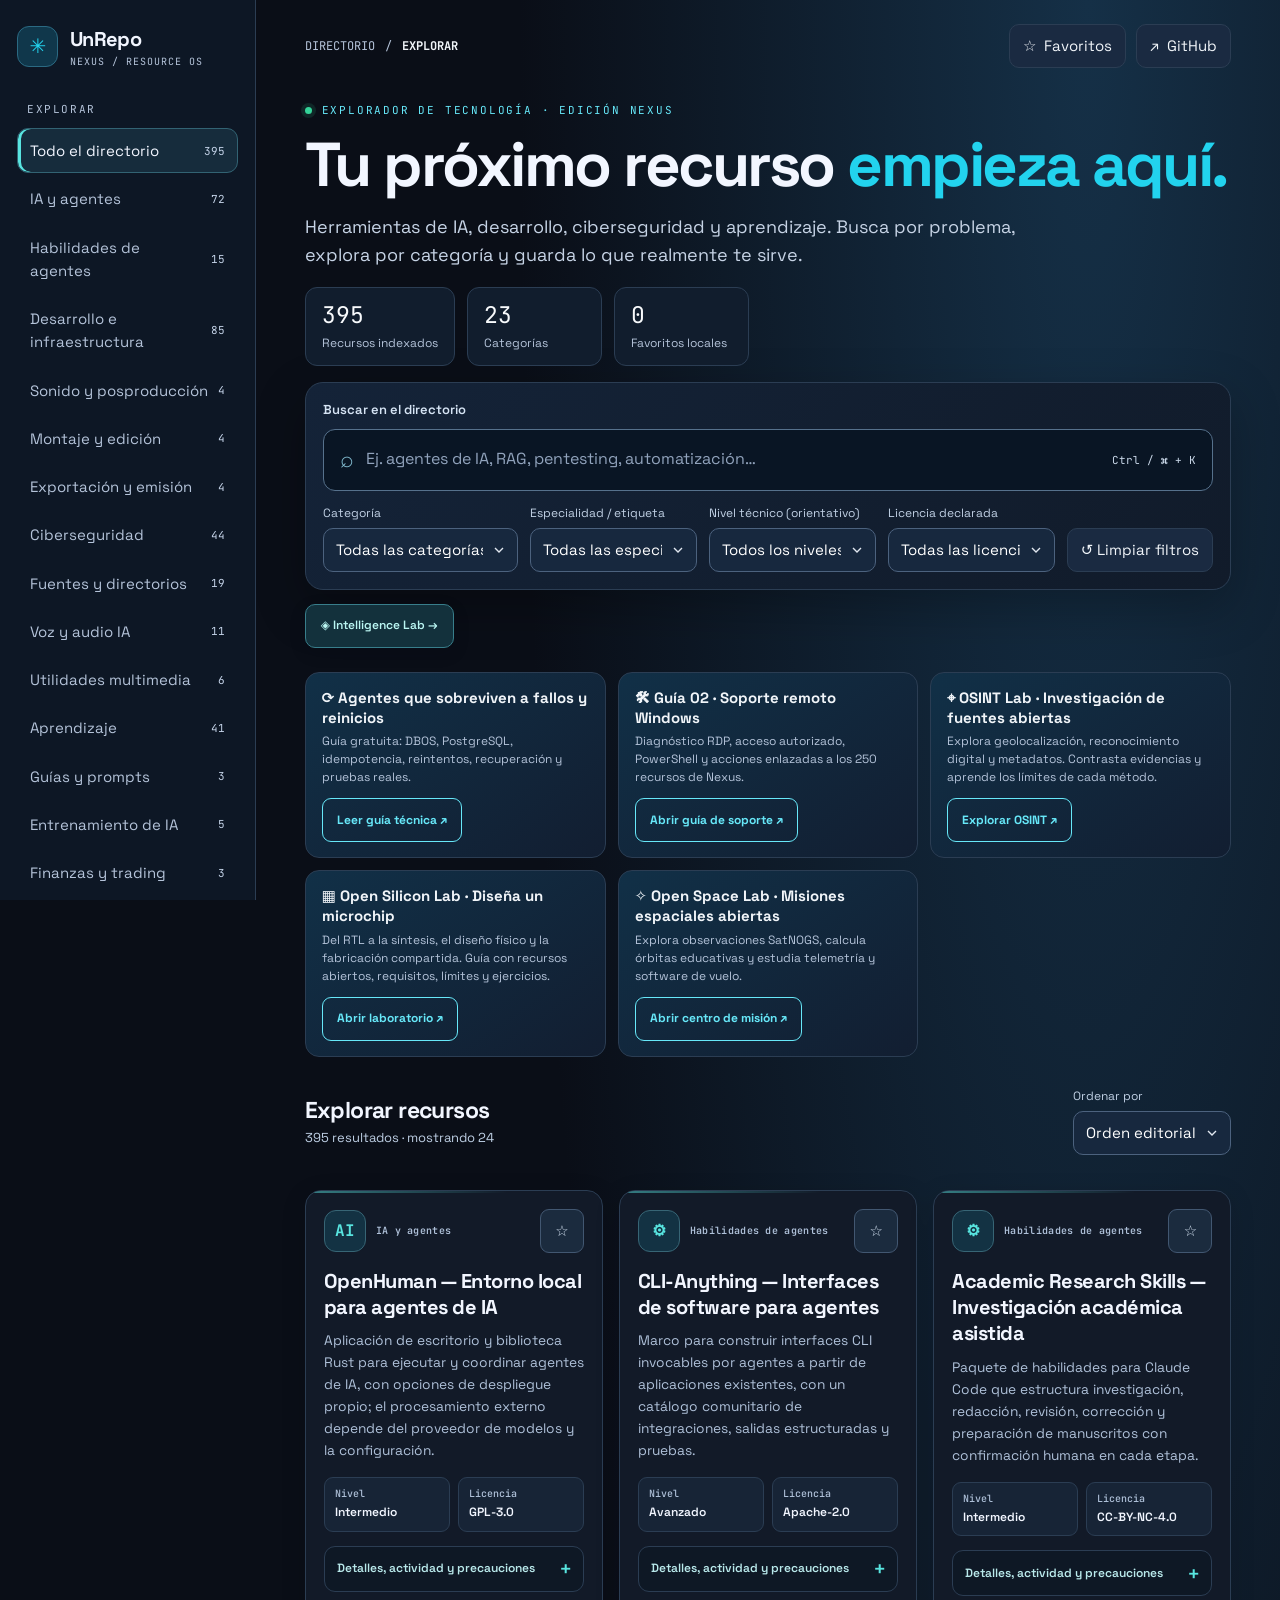
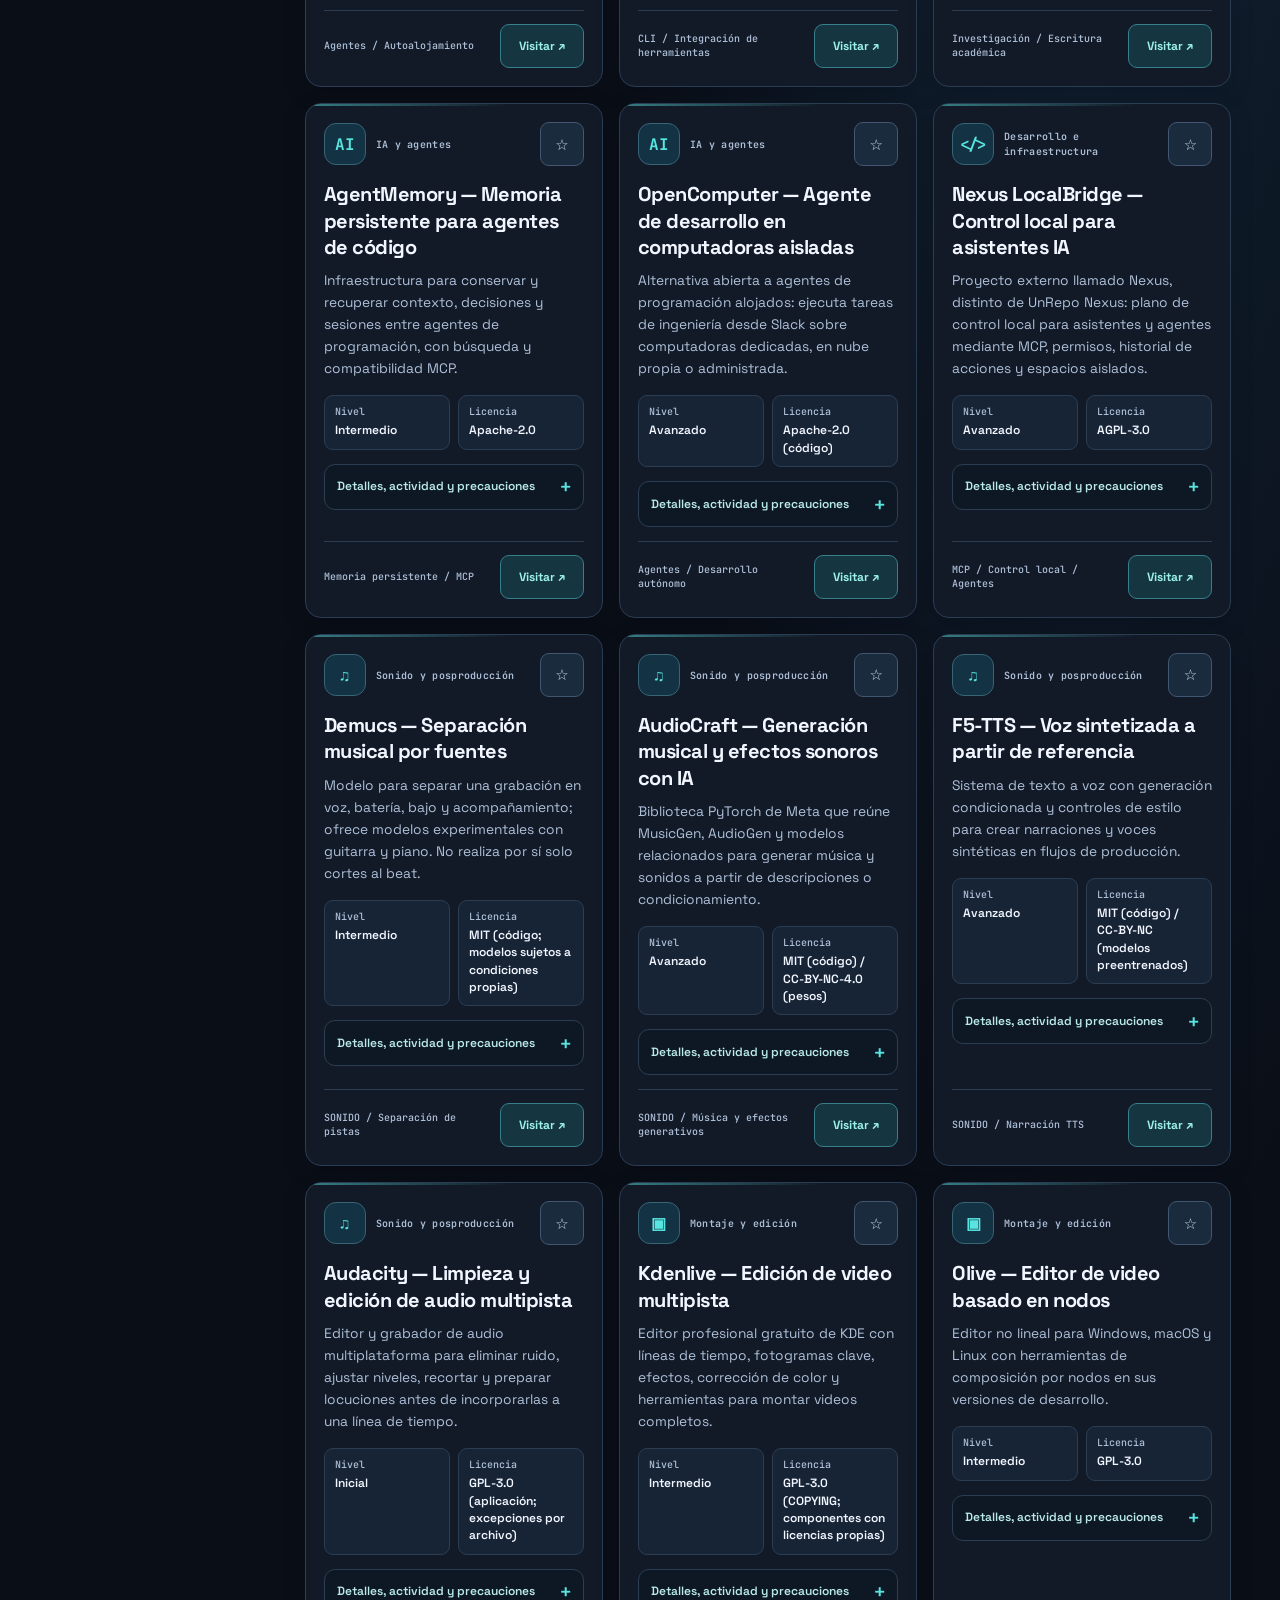
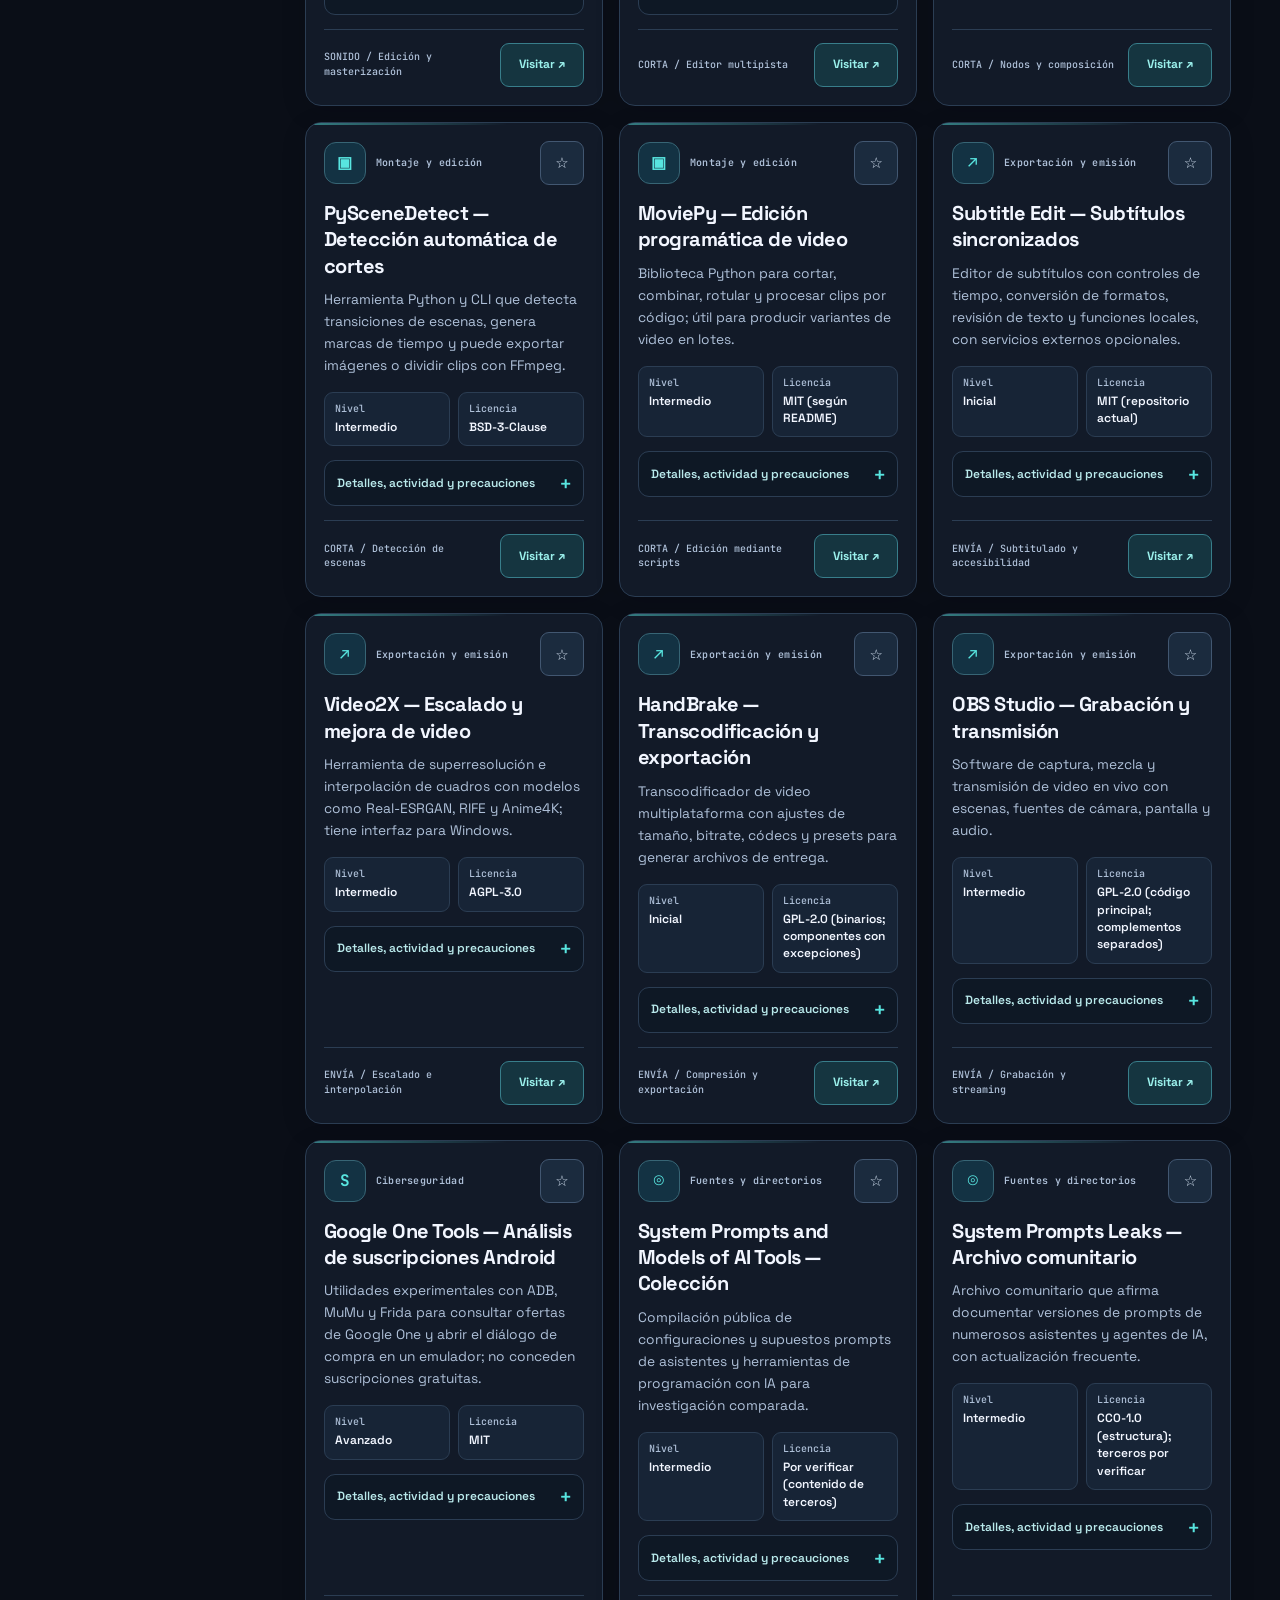
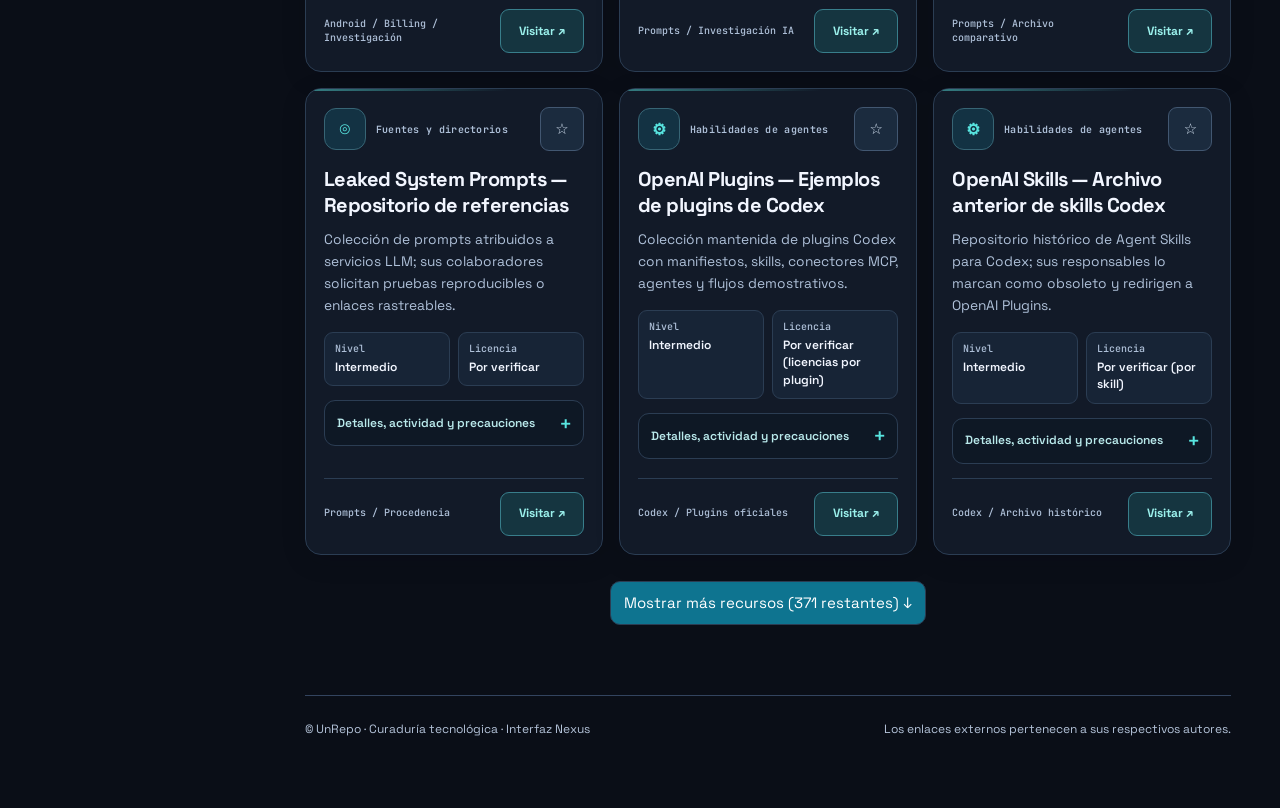
<file: index.html>
<!doctype html>
<html lang="es">
<head>
<meta charset="utf-8">
<meta name="viewport" content="width=device-width,initial-scale=1">
<meta name="color-scheme" content="dark">
<title>UnRepo Nexus | Explorador de tecnología e IA</title>
<meta name="description" content="Descubre recursos de inteligencia artificial, desarrollo, ciberseguridad y aprendizaje. Busca, compara categorías y guarda tus favoritos.">
<link rel="canonical" href="https://tuconsultor.github.io/UnRepo/">
<meta property="og:type" content="website">
<meta property="og:locale" content="es_MX">
<meta property="og:site_name" content="UnRepo Nexus">
<meta property="og:title" content="UnRepo Nexus | Explorador de tecnología e IA">
<meta property="og:description" content="Descubre recursos de inteligencia artificial, desarrollo, ciberseguridad y aprendizaje. Busca, compara categorías y guarda tus favoritos.">
<meta property="og:url" content="https://tuconsultor.github.io/UnRepo/">
<meta property="og:image" content="https://tuconsultor.github.io/UnRepo/assets/social/unrepo-icon-2026.png">
<meta property="og:image:secure_url" content="https://tuconsultor.github.io/UnRepo/assets/social/unrepo-icon-2026.png">
<meta property="og:image:type" content="image/png">
<meta property="og:image:width" content="1254">
<meta property="og:image:height" content="1254">
<meta property="og:image:alt" content="Icono de UnRepo Nexus: libro tecnológico abierto y lupa, enmarcados por un arco romano y laureles.">
<meta name="twitter:card" content="summary">
<meta name="twitter:title" content="UnRepo Nexus | Explorador de tecnología e IA">
<meta name="twitter:description" content="Descubre recursos de inteligencia artificial, desarrollo, ciberseguridad y aprendizaje. Busca, compara categorías y guarda tus favoritos.">
<meta name="twitter:image" content="https://tuconsultor.github.io/UnRepo/assets/social/unrepo-icon-2026.png">
<meta name="twitter:image:alt" content="Icono de UnRepo Nexus: libro tecnológico abierto y lupa, enmarcados por un arco romano y laureles.">
<link rel="preconnect" href="https://fonts.googleapis.com">
<link rel="preconnect" href="https://fonts.gstatic.com" crossorigin>
<link href="https://fonts.googleapis.com/css2?family=JetBrains+Mono:wght@400;500;600&family=Space+Grotesk:wght@400;500;600;700&display=optional" rel="stylesheet">
<style>
:root{color-scheme:dark;--bg:#090e1a;--panel:#131c2e;--panel2:#19243a;--line:#33445f;--text:#f1f5f9;--muted:#b4c3d9;--cyan:#22d3ee;--cyan2:#083344;--focus:#67e8f9;--shadow:0 18px 50px #0004}
*,*:before,*:after{box-sizing:border-box}
html{scroll-behavior:smooth}
body{margin:0;background:radial-gradient(circle at 90% 0%,#14314a 0,transparent 34%),var(--bg);color:var(--text);font:15px/1.55 "Space Grotesk",system-ui,sans-serif;min-height:100vh}
button,input,select{font:inherit}button{cursor:pointer}a{color:inherit}button:disabled{opacity:.55;cursor:not-allowed}
:focus-visible{outline:3px solid var(--focus);outline-offset:3px}
.skip{position:absolute;left:12px;top:-70px;z-index:100;background:#fff;color:#111;padding:10px 16px;border-radius:8px}.skip:focus{top:12px}
.shell{display:grid;grid-template-columns:256px minmax(0,1fr);min-height:100vh}
.sidebar{border-right:1px solid var(--line);padding:24px 17px;background:#0c1424;position:sticky;top:0;height:100vh;overflow-y:auto}
.brand{display:flex;align-items:center;gap:12px;text-decoration:none;font-weight:700;font-size:20px;letter-spacing:-.7px}
.logo{width:41px;height:41px;border:1px solid #2b6a83;background:#10374b;border-radius:12px;color:var(--cyan);display:grid;place-items:center}
.brand small{display:block;color:var(--muted);font:10px "JetBrains Mono",monospace;letter-spacing:1px}
.overline{font:11px "JetBrains Mono",monospace;letter-spacing:1.6px;text-transform:uppercase;color:var(--muted);margin:34px 10px 12px}
.nav-btn{display:flex;width:100%;align-items:center;justify-content:space-between;gap:10px;text-align:left;background:transparent;color:var(--muted);border:1px solid transparent;border-radius:11px;padding:10px 12px;margin:3px 0}
.nav-btn:hover,.nav-btn[aria-pressed=true]{background:#14293b;color:#f0fbff;border-color:#29526b}
.nav-btn[aria-pressed=true]{box-shadow:inset 3px 0 var(--cyan)}
.nav-btn b{font:11px "JetBrains Mono",monospace;color:#c5d4e9}
.nav-label{display:flex;gap:10px;align-items:center}
.sidebar-foot{border-top:1px solid var(--line);padding:20px 10px 4px;margin-top:22px;color:var(--muted);font-size:12px}
.main{min-width:0;padding:24px clamp(18px,3.8vw,62px) 70px;max-width:1800px;width:100%;margin:0 auto}
.topbar{display:flex;justify-content:space-between;align-items:center;gap:18px;margin-bottom:35px}
.breadcrumb{display:flex;align-items:center;gap:10px;color:var(--muted);font:12px "JetBrains Mono",monospace}.breadcrumb strong{color:var(--text)}
.actions{display:flex;gap:10px;align-items:center}
.btn{border:1px solid var(--line);background:#1a2a41;color:var(--text);border-radius:10px;padding:9px 13px;display:inline-flex;align-items:center;justify-content:center;gap:8px;min-height:42px;text-decoration:none}
.btn:hover{border-color:#6b8da9;background:#243a52}.btn-primary{background:#0e7490;border-color:#0891b2;color:white}.btn-primary:hover{background:#155e75}
.kbd{font:11px "JetBrains Mono",monospace;padding:3px 6px;border:1px solid #64748b;border-radius:5px;color:#d4e6f7}
.hero{max-width:930px;margin-bottom:28px}
.eyebrow{display:flex;align-items:center;gap:10px;color:#67e8f9;font:11px "JetBrains Mono",monospace;letter-spacing:1.8px;text-transform:uppercase}
.pulse{height:7px;width:7px;border-radius:50%;background:#34d399;box-shadow:0 0 0 4px #34d39920}
h1{font-size:clamp(32px,5vw,62px);line-height:1.06;letter-spacing:-2.5px;margin:15px 0 15px;font-weight:700}h1 span{color:var(--cyan)}
.lead{max-width:750px;color:#c6d3e5;font-size:clamp(15px,1.5vw,18px);margin:0}
.metrics{display:flex;gap:12px;flex-wrap:wrap;margin:27px 0 0}
.metric{min-width:135px;border:1px solid var(--line);background:#111d2d;border-radius:12px;padding:12px 16px}
.metric strong{font:23px "JetBrains Mono",monospace;color:#f8fafc;display:block}.metric span{color:var(--muted);font-size:12px}
.search-panel{border:1px solid #3a5b73;background:linear-gradient(135deg,#14243a,#101b2d);box-shadow:var(--shadow);padding:17px;border-radius:18px;margin:28px 0 24px}
.search-label{display:block;margin-bottom:9px;color:#d6e4f4;font-size:13px;font-weight:600}
.search-wrap{display:flex;align-items:center;gap:12px;padding:0 16px;background:#091524;border:1px solid #56718c;border-radius:12px;min-height:57px}
.search-wrap:focus-within{border-color:var(--cyan);box-shadow:0 0 0 3px #22d3ee25}
.search-icon{color:#81bace;font-size:23px}
#search{flex:1;min-width:0;background:transparent;border:0;outline:0;color:#fff;padding:14px 0;font-size:16px}
#search::placeholder{color:#91a3bc}
.search-hint{color:#c9d7e8;font:11px "JetBrains Mono",monospace;white-space:nowrap}
.filter-line{display:grid;grid-template-columns:repeat(2,minmax(0,1fr));gap:12px;margin-top:13px;align-items:end}
.field label{color:#c0d0e4;display:block;font-size:12px;margin-bottom:6px}
select{appearance:none;width:100%;min-height:43px;padding:9px 34px 9px 12px;border-radius:10px;border:1px solid #4c627e;background:#17283e;color:#fff;background-image:url("data:image/svg+xml,%3Csvg xmlns='http://www.w3.org/2000/svg' viewBox='0 0 24 24' fill='none' stroke='%23e2e8f0' stroke-width='2'%3E%3Cpath d='m6 9 6 6 6-6'/%3E%3C/svg%3E");background-repeat:no-repeat;background-position:right 10px center;background-size:16px}
.sort-row{display:flex;gap:10px;align-items:center;justify-content:space-between;flex-wrap:wrap;margin:30px 0 14px}
h2{font-size:23px;letter-spacing:-.6px;margin:0}
.result-info{color:#bdcee3;font-size:13px}
.chip-row{display:flex;flex-wrap:wrap;gap:8px;margin:0 0 21px}
.chip{background:#132a3e;border:1px solid #345774;border-radius:999px;color:#d9eaff;padding:5px 11px;font-size:12px}
.chip button{border:0;color:#fff;background:none;margin-left:5px;font-weight:700}
.catalog{display:grid;grid-template-columns:repeat(3,minmax(0,1fr));gap:15px}
.card{display:flex;flex-direction:column;min-width:0;min-height:240px;border:1px solid #34455c;background:linear-gradient(155deg,#162238,#101a2b);border-radius:15px;padding:20px;transition:border-color .16s,transform .16s,box-shadow .16s}
.card:hover{border-color:#3d9fb7;transform:translateY(-2px);box-shadow:0 12px 28px #0004}
.card-top{display:flex;justify-content:space-between;gap:10px;align-items:start}
.card-symbol{height:42px;width:42px;border-radius:12px;border:1px solid #355b72;background:#103144;display:grid;place-items:center;color:#67e8f9;font:700 17px "JetBrains Mono",monospace}
.favorite{border:1px solid #49607a;border-radius:9px;background:#1a2a40;color:#d1dfef;min-width:39px;height:39px;display:grid;place-items:center}
.favorite[aria-pressed=true]{color:#fcd34d;border-color:#b98b32;background:#42331c}
.card h3{margin:16px 0 7px;font-size:18px;line-height:1.25;overflow-wrap:anywhere}
.card p{margin:0 0 18px;color:#c4d1e1;font-size:13px;line-height:1.6;flex:1}
.card-foot{display:flex;justify-content:space-between;align-items:center;gap:9px;border-top:1px solid #33465d;padding-top:14px}
.tag{font:10px "JetBrains Mono",monospace;color:#b9d8ea;overflow:hidden;text-overflow:ellipsis;white-space:nowrap;max-width:65%}
.external{color:#67e8f9;text-decoration:none;font-size:12px;font-weight:700;white-space:nowrap;padding:5px;border-radius:6px}.external:hover{text-decoration:underline}
.empty{grid-column:1/-1;text-align:center;padding:60px 20px;border:1px dashed #58708a;border-radius:16px;background:#101b2b}
.empty strong{display:block;font-size:23px}.empty p{color:var(--muted);max-width:480px;margin:8px auto 20px}
.more{text-align:center;margin-top:26px}
.footer{margin-top:70px;padding-top:24px;border-top:1px solid var(--line);display:flex;gap:15px;align-items:center;justify-content:space-between;color:var(--muted);font-size:12px;flex-wrap:wrap}
.mobile-toggle{display:none}
.sr-only{position:absolute!important;width:1px!important;height:1px!important;padding:0!important;margin:-1px!important;overflow:hidden!important;clip:rect(0,0,0,0)!important;white-space:nowrap!important;border:0!important}
@media(max-width:1150px){.catalog{grid-template-columns:repeat(2,minmax(0,1fr))}}
@media(max-width:830px){.shell{display:block}.sidebar{position:fixed;z-index:50;top:0;bottom:0;left:0;transform:translateX(-110%);width:min(85vw,290px);transition:transform .2s;box-shadow:15px 0 35px #0009}.sidebar.open{transform:translateX(0)}.mobile-toggle{display:inline-flex}.main{padding:18px 20px 60px}.topbar{margin-bottom:24px}.breadcrumb{margin-right:auto}.desktop-hint{display:none}}
@media(max-width:550px){.catalog{grid-template-columns:1fr}.filter-line{grid-template-columns:1fr}.filter-line .btn{width:100%}.search-hint{display:none}.metric{flex:1;min-width:85px}.card{min-height:210px}h1{letter-spacing:-1.3px}.topbar .actions .btn-text{display:none}.search-panel{padding:13px}.sort-row{align-items:start}}
@media(prefers-reduced-motion:reduce){*,*:before,*:after{scroll-behavior:auto!important;transition:none!important;animation:none!important}}
.resource-facts{display:grid;grid-template-columns:1fr 1fr;gap:8px;margin:0 0 11px}
.resource-facts .fact{min-width:0;border:1px solid #3c506b;border-radius:8px;padding:7px 9px;background:#0f2032}
.resource-facts dt{color:#bdd4e9;font-size:11px}
.resource-facts dd{margin:2px 0 0;color:#f1f5f9;font-size:12px;font-weight:600;overflow-wrap:anywhere}
.card .resource-caution{margin:0 0 13px;color:#e6d9ad;font-size:12px;line-height:1.5;flex:none}
.github-info{display:flex;flex-wrap:wrap;gap:7px 12px;color:#d2e3f4;font-size:11px;margin:0 0 11px}
.archive-status{color:#fcd34d;border:1px solid #aa772e;border-radius:5px;padding:0 5px}

.resilience-banner{display:flex;gap:18px;align-items:center;justify-content:space-between;flex-wrap:wrap;padding:19px 22px;margin:0 0 23px;background:linear-gradient(115deg,#10374b,#131c2e);border:1px solid #296176;border-radius:14px}.resilience-banner strong{display:block;color:#f1f5f9;font-size:17px}.resilience-banner p{margin:4px 0 0;color:#b4c3d9;font-size:13px}.resilience-banner a{display:inline-flex;padding:10px 14px;border:1px solid #67e8f9;border-radius:9px;color:#67e8f9;font-weight:700;text-decoration:none}.resilience-banner a:hover{background:#164e63;color:#fff}

/* UnRepo secret personal routes — no visible navigation entry. */
.nexus-secret{background:radial-gradient(circle at 90% 0%,#17364c 0,transparent 55%),#0d1727;border:1px solid #39516b;border-radius:15px;padding:0;color:#e6effb;width:min(500px,calc(100vw - 28px));max-height:86vh;box-shadow:0 28px 90px #000c;overflow:auto}
.nexus-secret::backdrop{background:#020916d9;backdrop-filter:blur(4px)}
.nexus-secret-head{display:flex;align-items:center;justify-content:space-between;gap:10px;padding:14px 18px;border-bottom:1px solid #354960;color:#80cbdf;font:600 11px "JetBrains Mono",monospace;letter-spacing:.09em}
.nexus-secret-close{border:1px solid #4a627e;border-radius:8px;background:#1c2b41;color:#fff;font:20px/1 system-ui;width:36px;height:36px}
.nexus-secret-inner{padding:25px 22px}
.nexus-secret-code{margin:0 0 10px;color:#67e8f9;font:600 11px "JetBrains Mono",monospace;letter-spacing:.13em}
.nexus-secret h2{margin:0 0 8px;font:700 clamp(22px,5vw,29px)/1.25 "Space Grotesk",sans-serif;letter-spacing:-.02em}
.nexus-secret-summary{color:#b5c8dc;font-size:14px;line-height:1.6;margin:0 0 22px}
.nexus-secret-links{display:grid;gap:10px}
.nexus-secret-links a{display:flex;align-items:center;justify-content:space-between;gap:16px;border:1px solid #344b66;border-radius:10px;padding:16px;background:#142237;text-decoration:none}
.nexus-secret-links a:hover,.nexus-secret-links a:focus-visible{border-color:#67e8f9;background:#20344c}
.nexus-secret-links a span{display:grid;gap:4px}
.nexus-secret-links small{color:#85c8d7;font:600 10px "JetBrains Mono",monospace;letter-spacing:.05em}
.nexus-secret-links strong{color:#f3f8ff;font:600 17px "Space Grotesk",sans-serif}
.nexus-secret-links em{color:#b6c7db;font:normal 13px "Space Grotesk",sans-serif}
.nexus-secret-links b{color:#67e8f9}
.nexus-secret-note{color:#8199b5;font:11px/1.6 "JetBrains Mono",monospace;margin:21px 0 0}

/* STAGE 1: discovery-first layout and accessible mobile navigation. */
.hero{margin-bottom:16px}
.metrics{margin-top:18px}
.search-panel{margin:16px 0 14px}
.search-wrap{min-height:62px}
.filter-line{grid-template-columns:minmax(155px,1fr) minmax(0,3.5fr);gap:12px}
.advanced-filters{min-width:0}
.advanced-filters>summary{display:none}
.advanced-filters-grid{display:grid;grid-template-columns:repeat(3,minmax(0,1fr)) auto;gap:12px;align-items:end}
.advanced-filters-grid>.btn{min-height:44px;white-space:nowrap}
.knowledge-hub{display:grid;grid-template-columns:repeat(3,minmax(0,1fr));gap:12px;margin:14px 0 28px}
.knowledge-hub .resilience-banner{margin:0;padding:15px 16px;display:flex;flex-direction:column;align-items:flex-start;min-height:168px;gap:12px;background:linear-gradient(145deg,#113047,#121e31)}
.knowledge-hub .resilience-banner strong{font-size:15px;line-height:1.35}
.knowledge-hub .resilience-banner p{font-size:12px;line-height:1.5}
.knowledge-hub .resilience-banner a{margin-top:auto;min-height:44px;align-items:center;font-size:12px}
.sidebar-backdrop[hidden]{display:none!important}
.nav-btn,.btn{min-height:44px}
.favorite{min-width:44px;height:44px}
.nexus-secret-close{min-width:44px;height:44px}
.external{display:inline-flex;align-items:center;min-height:44px}
@media(max-width:1150px){
 .knowledge-hub{grid-template-columns:repeat(2,minmax(0,1fr))}
 .filter-line{grid-template-columns:minmax(0,1fr)}
 .advanced-filters-grid{grid-template-columns:repeat(3,minmax(0,1fr)) auto}
}
@media(max-width:830px){
 .sidebar{z-index:70}
 .sidebar-backdrop{position:fixed;inset:0;width:100%;height:100%;border:0;padding:0;background:#020916b8;z-index:60}
 .sidebar-backdrop:focus-visible{outline:3px solid var(--focus);outline-offset:-4px}
}
@media(max-width:550px){
 .hero{margin-bottom:12px}
 .metrics{gap:8px}
 .metric{padding:10px 11px}
 .search-panel{margin:14px 0}
 .filter-line{display:block}
 .advanced-filters{margin-top:12px;padding:0 12px;border:1px solid var(--line);border-radius:10px}
 .advanced-filters>summary{display:list-item;padding:12px 0;color:var(--text);font-size:13px;font-weight:600;cursor:pointer}
 .advanced-filters-grid{grid-template-columns:1fr;gap:12px;padding-bottom:12px}
 .knowledge-hub{display:flex;overflow-x:auto;overscroll-behavior-x:contain;scroll-snap-type:x proximity;gap:10px;margin:8px 0 22px;padding:0 3px 10px;scrollbar-width:thin}
 .knowledge-hub .resilience-banner{flex:0 0 min(83vw,326px);min-height:180px;scroll-snap-align:start}
 .sort-row{margin-top:22px}
}

/* STAGE 2 — NIGHT OPS / KNOWLEDGE ATLAS: shared home design tokens and resource cards. */
:root{
  --ux-bg:#0a0e17;--ux-surface:#121a28;--ux-raised:#192538;--ux-border:#2b3d53;
  --ux-text:#f2f6ff;--ux-muted:#afc1d9;--ux-accent:#58e5e0;--ux-accent-soft:#58e5e014;
  --ux-warning:#f6d58a;--ux-radius:16px;--ux-space-xs:8px;--ux-space-sm:12px;
  --ux-space-md:16px;--ux-space-lg:24px;--ux-focus:3px solid var(--ux-accent);
}
body{background:radial-gradient(ellipse at 85% 0%,#153047 0,transparent 37%),var(--ux-bg);color:var(--ux-text)}
.sidebar{background:#0d1725;border-color:var(--ux-border)}
.sidebar-foot{border-color:var(--ux-border);color:var(--ux-muted)}
.nav-btn:hover,.nav-btn[aria-pressed=true]{border-color:#326373;background:#162c3c;color:var(--ux-text)}
.nav-btn[aria-pressed=true]{box-shadow:inset 3px 0 var(--ux-accent)}
.btn,.metric,.search-panel,.chip{border-color:var(--ux-border)}
.search-panel{background:linear-gradient(135deg,#142338,#111b2a)}
.search-wrap:focus-within{border-color:var(--ux-accent)}
.knowledge-hub .resilience-banner{border-color:var(--ux-border)}
.catalog{grid-template-columns:repeat(auto-fit,minmax(min(100%,270px),1fr));gap:16px;align-items:stretch}
.card{position:relative;min-width:0;min-height:310px;overflow:hidden;background:var(--ux-surface);border:1px solid var(--ux-border);border-radius:var(--ux-radius);padding:18px;box-shadow:0 6px 24px #01071326;transition:transform .18s ease,border-color .18s ease,box-shadow .18s ease}
.card::before{content:"";position:absolute;top:0;left:0;right:0;height:2px;background:linear-gradient(90deg,var(--ux-accent),#58e5e000 68%);opacity:.5}
.card:hover{border-color:#4b8c9c;box-shadow:0 15px 36px #01071355;transform:translateY(-2px)}
.card:focus-within{border-color:#4b8c9c}
.card-top{align-items:center;gap:10px}
.card-symbol{flex:0 0 42px;width:42px;height:42px;border:1px solid #376575;background:#133243;color:var(--ux-accent);font-size:16px}
.card-type{flex:1;min-width:0;overflow-wrap:anywhere;font:600 10px/1.5 "JetBrains Mono",monospace;letter-spacing:.03em;color:var(--ux-muted)}
.favorite{flex:0 0 44px;width:44px;min-height:44px;border-color:#425771;background:#1b2b3e}
.favorite:hover{border-color:var(--ux-accent);background:#223b49}
.favorite[aria-pressed=true]{background:#3e321d;border-color:#b88b3c;color:#ffdb8a}
.card h3{margin:15px 0 9px;color:var(--ux-text);font-size:clamp(17px,1.65vw,20px);line-height:1.32;letter-spacing:-.025em}
.card .resource-desc{margin:0 0 16px;color:var(--ux-muted);font-size:13.75px;line-height:1.6;flex:none;overflow-wrap:anywhere}
.card .resource-facts{display:grid;gap:8px;margin:0}
.card .resource-facts-primary{grid-template-columns:repeat(2,minmax(0,1fr));margin-bottom:14px}
.card .resource-facts .fact{background:#172436;border:1px solid var(--ux-border);border-radius:9px;padding:9px 10px}
.card .resource-facts dt{color:var(--ux-muted);font:500 10px/1.3 "JetBrains Mono",monospace}
.card .resource-facts dd{color:var(--ux-text);margin:4px 0 0;font-size:12px;font-weight:600;line-height:1.45;overflow-wrap:anywhere}
.card-details{min-width:0;margin:0 0 14px;background:#0e1825;border:1px solid var(--ux-border);border-radius:11px}
.card-details-toggle{display:flex;align-items:center;justify-content:space-between;gap:10px;min-height:44px;padding:11px 12px;color:#b9e9eb;font:600 12px/1.4 "Space Grotesk",system-ui,sans-serif;cursor:pointer}
.card-details-toggle::-webkit-details-marker{display:none}
.card-details-toggle::after{content:"+";font:500 19px/1 "JetBrains Mono",monospace;color:var(--ux-accent)}
.card-details[open]>.card-details-toggle::after{content:"−"}
.card-details-toggle:hover{background:var(--ux-accent-soft);color:#edffff}
.card-details-toggle:focus-visible{outline:var(--ux-focus);outline-offset:3px;border-radius:9px}
.card-details-content{padding:12px;border-top:1px solid var(--ux-border)}
.card .resource-facts-extra{grid-template-columns:repeat(2,minmax(0,1fr));margin:0 0 12px}
.card .resource-facts-extra:empty{display:none}
.card .github-info{display:flex;flex-wrap:wrap;gap:7px 12px;color:var(--ux-muted);font-size:11px;line-height:1.5;margin:0 0 10px}
.card .archive-status{padding:2px 6px;border-radius:5px}
.card .resource-caution{margin:0;color:#f6dea6;background:#30281d80;padding:11px 12px;border-left:2px solid var(--ux-warning);border-radius:0 8px 8px 0;font-size:12px;line-height:1.6;flex:none}
.card-foot{margin-top:auto;gap:12px;padding-top:13px;border-top:1px solid var(--ux-border);align-items:center}
.card .tag{max-width:none;flex:1;min-width:0;white-space:normal;overflow:visible;text-overflow:clip;overflow-wrap:anywhere;color:var(--ux-muted);font:500 10px/1.45 "JetBrains Mono",monospace}
.card .external{display:inline-flex;align-items:center;justify-content:center;flex:0 0 auto;min-height:44px;min-width:84px;padding:8px 12px;border:1px solid #387e8b;border-radius:9px;background:#153540;color:#9bf1ec;text-decoration:none;font-size:12px;transition:background .16s ease,border-color .16s ease}
.card .external:hover,.card .external:focus-visible{background:#1e4852;border-color:var(--ux-accent);color:#edffff}
@media(max-width:550px){.catalog{gap:13px}.card{padding:16px;min-height:0}.card h3{font-size:19px}.card .resource-desc{font-size:14px}}
@media(max-width:360px){
 .topbar{display:grid;grid-template-columns:44px minmax(0,1fr);gap:8px;align-items:center}
 .topbar .breadcrumb{margin-right:0;min-width:0}
 .topbar .actions{grid-column:1/-1;justify-content:flex-end;gap:8px}
 .card .resource-facts-primary,.card .resource-facts-extra{grid-template-columns:minmax(0,1fr)}
}
@media(prefers-reduced-motion:reduce){.card,.card .external{transition:none!important}.card:hover{transform:none}}

/* Stage 2: non-obstructive Intelligence Lab entrypoint; preserves its label and destination. */
.intelligence-cta{display:inline-flex;align-items:center;justify-content:center;gap:8px;min-height:44px;max-width:100%;margin:0 0 10px;padding:10px 15px;border:1px solid #387e8b;border-radius:10px;background:#13313c;color:#baf6f2;text-decoration:none;font:600 12px/1.4 "Space Grotesk",system-ui,sans-serif;box-shadow:0 5px 17px #0309161f}
.intelligence-cta:hover,.intelligence-cta:focus-visible{background:#1a4650;border-color:var(--ux-accent);color:#fff}
@media(max-width:550px){.intelligence-cta{width:100%;margin-bottom:12px}}
</style>
<link rel="icon" type="image/png" href="./assets/social/unrepo-icon-2026.png"></head>
<body>
<a class="skip" href="#main">Saltar al contenido principal</a>
<div class="shell">
<button class="sidebar-backdrop" id="sidebarBackdrop" type="button" hidden aria-label="Cerrar menú de categorías"></button>
<aside class="sidebar" id="sidebar" aria-label="Navegación de categorías">
<a href="#" class="brand" id="brand"><span class="logo" aria-hidden="true">✳</span><span>UnRepo<small>NEXUS / RESOURCE OS</small></span></a>
<p class="overline">Explorar</p>
<nav id="navigation" aria-label="Categorías del directorio"></nav>
<div class="sidebar-foot">Directorio independiente de recursos tecnológicos. Verifica licencias, costos y seguridad antes de usar herramientas externas.</div>
</aside>
<main class="main" id="main">
<header class="topbar">
<button class="btn mobile-toggle" id="menuBtn" type="button" aria-controls="sidebar" aria-expanded="false" aria-label="Abrir menú de categorías">☰</button>
<div class="breadcrumb"><span>DIRECTORIO</span><span aria-hidden="true">/</span><strong>EXPLORAR</strong></div>
<div class="actions"><button type="button" class="btn" id="favToggle" aria-pressed="false" title="Mostrar favoritos">☆ <span class="btn-text">Favoritos</span></button><a class="btn" href="https://github.com/tuconsultor/UnRepo" target="_blank" rel="noopener noreferrer" aria-label="Repositorio UnRepo en GitHub">↗ <span class="btn-text">GitHub</span></a></div>
</header>
<section class="hero" aria-labelledby="page-title">
<div class="eyebrow"><span class="pulse" aria-hidden="true"></span> Explorador de tecnología · Edición Nexus</div>
<h1 id="page-title">Tu próximo recurso <span>empieza aquí.</span></h1>
<p class="lead">Herramientas de IA, desarrollo, ciberseguridad y aprendizaje. Busca por problema, explora por categoría y guarda lo que realmente te sirve.</p>
<div class="metrics" aria-label="Resumen del catálogo">
<div class="metric"><strong id="totalStat">—</strong><span>Recursos indexados</span></div>
<div class="metric"><strong id="categoryStat">—</strong><span>Categorías</span></div>
<div class="metric"><strong id="savedStat">0</strong><span>Favoritos locales</span></div>
</div>
</section>
<section class="search-panel" aria-label="Buscar y filtrar recursos">
<label for="search" class="search-label">Buscar en el directorio</label>
<div class="search-wrap"><span class="search-icon" aria-hidden="true">⌕</span><input id="search" autocomplete="off" type="search" placeholder="Ej. agentes de IA, RAG, pentesting, automatización…" aria-describedby="searchHelp"><span class="search-hint desktop-hint" aria-hidden="true">Ctrl / ⌘ + K</span></div>
<p id="searchHelp" class="sr-only">Buscar por nombre, descripción o etiqueta. Los resultados se actualizan automáticamente.</p>
<div class="filter-line">
<div class="field"><label for="category">Categoría</label><select id="category"></select></div>
<details class="advanced-filters" id="advancedFilters" open>
<summary>Filtros</summary>
<div class="advanced-filters-grid">
<div class="field"><label for="tag">Especialidad / etiqueta</label><select id="tag"><option value="all">Todas las especialidades</option></select></div>
<div class="field"><label for="level">Nivel técnico (orientativo)</label><select id="level"><option value="all">Todos los niveles</option><option value="Inicial">Inicial</option><option value="Intermedio">Intermedio</option><option value="Avanzado">Avanzado</option><option value="Por evaluar">Por evaluar</option></select></div>
<div class="field"><label for="license">Licencia declarada</label><select id="license"><option value="all">Todas las licencias</option></select></div>
<button type="button" class="btn" id="clearFilters">↺ Limpiar filtros</button>
</div>
</details>
</div>
</section>
<a href="./intelligence.html" class="intelligence-cta" aria-label="Abrir Intelligence Lab, informes de repositorios con IA">◈ Intelligence Lab →</a>
<div class="knowledge-hub" role="region" aria-label="Guías y laboratorios" tabindex="0">
<section class="resilience-banner" aria-label="Guía práctica de agentes resilientes"><div><strong>⟳ Agentes que sobreviven a fallos y reinicios</strong><p>Guía gratuita: DBOS, PostgreSQL, idempotencia, reintentos, recuperación y pruebas reales.</p></div><a href="./resiliencia-agentes.html">Leer guía técnica ↗</a></section>
<section class="resilience-banner" aria-label="Guía técnica 02: soporte remoto de Windows"><div><strong>🛠 Guía 02 · Soporte remoto Windows</strong><p>Diagnóstico RDP, acceso autorizado, PowerShell y acciones enlazadas a los 250 recursos de Nexus.</p></div><a href="./soporte-remoto-windows.html">Abrir guía de soporte ↗</a></section>
<section class="resilience-banner" id="osintLab" aria-label="OSINT Lab — Inteligencia de fuentes abiertas"><div><strong>⌖ OSINT Lab · Investigación de fuentes abiertas</strong><p>Explora geolocalización, reconocimiento digital y metadatos. Contrasta evidencias y aprende los límites de cada método.</p></div><a href="#resultsTitle" id="osintLabOpen">Explorar OSINT ↗</a></section>
<section class="resilience-banner" aria-label="Open Silicon Lab — del código al microchip"><div><strong>▦ Open Silicon Lab · Diseña un microchip</strong><p>Del RTL a la síntesis, el diseño físico y la fabricación compartida. Guía con recursos abiertos, requisitos, límites y ejercicios.</p></div><a href="./silicon-lab.html" id="siliconLabOpen">Abrir laboratorio ↗</a></section>
<section class="resilience-banner" aria-label="Open Space Lab — laboratorio espacial abierto"><div><strong>✧ Open Space Lab · Misiones espaciales abiertas</strong><p>Explora observaciones SatNOGS, calcula órbitas educativas y estudia telemetría y software de vuelo.</p></div><a id="spaceLabOpen" href="./space-lab.html">Abrir centro de misión ↗</a></section>
</div>
<section aria-labelledby="resultsTitle">
<div class="sort-row"><div><h2 id="resultsTitle">Explorar recursos</h2><div class="result-info" id="resultsInfo" role="status" aria-live="polite" aria-atomic="true">Preparando catálogo…</div></div><div class="field"><label for="sort">Ordenar por</label><select id="sort"><option value="original">Orden editorial</option><option value="name">Nombre A–Z</option><option value="name-desc">Nombre Z–A</option><option value="category">Categoría</option></select></div></div>
<div class="chip-row" id="activeFilters" role="group" aria-label="Filtros activos"></div>
<div class="catalog" id="catalog" aria-label="Resultados de herramientas"></div>
<div class="more"><button id="loadMore" type="button" class="btn btn-primary" hidden>Mostrar más recursos ↓</button></div>
</section>
<footer class="footer"><span>© UnRepo · Curaduría tecnológica · Interfaz Nexus</span><span>Los enlaces externos pertenecen a sus respectivos autores.</span></footer>
</main></div>

<dialog id="nexusSecret" class="nexus-secret" aria-labelledby="nexusSecretTitle" aria-describedby="nexusSecretSummary">
  <div class="nexus-secret-head"><span aria-hidden="true">✳ NEXUS / AUXILIARY ROUTES</span><button type="button" class="nexus-secret-close" id="nexusSecretClose" aria-label="Cerrar rutas ocultas">×</button></div>
  <div class="nexus-secret-inner">
    <p class="nexus-secret-code">UNREPO://OFF-GRID</p>
    <h2 id="nexusSecretTitle">Hay más allá del índice.</h2>
    <p class="nexus-secret-summary" id="nexusSecretSummary">Dos rutas personales fuera del catálogo tecnológico.</p>
    <nav class="nexus-secret-links" aria-label="Rutas personales">
      <a href="https://github.com/Tuconsultor/HUB-NFC" target="_blank" rel="noopener noreferrer">
        <span><small>01 / TRANSPORT SOLUTIONS</small><strong>HUB-NFC</strong><em>Proyecto de venta de camiones</em></span><b aria-hidden="true">↗</b>
      </a>
      <a href="https://rentahuman.ai/humans/yJ4sM0eBbL5ZW2WpSpOn" target="_blank" rel="noopener noreferrer">
        <span><small>02 / HUMAN INTERFACE</small><strong>Rent a Human</strong><em>Perfil personal</em></span><b aria-hidden="true">↗</b>
      </a>
    </nav>
    <p class="nexus-secret-note">// Has encontrado las rutas ocultas de Nexus.</p>
  </div>
</dialog>
<script>
"use strict";
const resourcesData = [
{ title: "OpenHuman — Entorno local para agentes de IA", desc: "Aplicación de escritorio y biblioteca Rust para ejecutar y coordinar agentes de IA, con opciones de despliegue propio; el procesamiento externo depende del proveedor de modelos y la configuración.", url: "https://github.com/tinyhumansai/openhuman", category: "ai", icon: "fa-robot", tag: "Agentes / Autoalojamiento" },
{ title: "CLI-Anything — Interfaces de software para agentes", desc: "Marco para construir interfaces CLI invocables por agentes a partir de aplicaciones existentes, con un catálogo comunitario de integraciones, salidas estructuradas y pruebas.", url: "https://github.com/HKUDS/CLI-Anything", category: "agentskills", icon: "fa-terminal", tag: "CLI / Integración de herramientas" },
{ title: "Academic Research Skills — Investigación académica asistida", desc: "Paquete de habilidades para Claude Code que estructura investigación, redacción, revisión, corrección y preparación de manuscritos con confirmación humana en cada etapa.", url: "https://github.com/Imbad0202/academic-research-skills", category: "agentskills", icon: "fa-book-open", tag: "Investigación / Escritura académica" },
{ title: "AgentMemory — Memoria persistente para agentes de código", desc: "Infraestructura para conservar y recuperar contexto, decisiones y sesiones entre agentes de programación, con búsqueda y compatibilidad MCP.", url: "https://github.com/rohitg00/agentmemory", category: "ai", icon: "fa-brain", tag: "Memoria persistente / MCP" },
// Curaduría audiovisual y agentes, noviembre de 2026: SONIDO → CORTA → ENVÍA
{ title: "OpenComputer — Agente de desarrollo en computadoras aisladas", desc: "Alternativa abierta a agentes de programación alojados: ejecuta tareas de ingeniería desde Slack sobre computadoras dedicadas, en nube propia o administrada.", url: "https://github.com/diggerhq/opencomputer", category: "ai", icon: "fa-bookmark", tag: "Agentes / Desarrollo autónomo" },
{ title: "Nexus LocalBridge — Control local para asistentes IA", desc: "Proyecto externo llamado Nexus, distinto de UnRepo Nexus: plano de control local para asistentes y agentes mediante MCP, permisos, historial de acciones y espacios aislados.", url: "https://github.com/ysunyang4/Nexus", category: "dev", icon: "fa-bookmark", tag: "MCP / Control local / Agentes" },
{ title: "Demucs — Separación musical por fuentes", desc: "Modelo para separar una grabación en voz, batería, bajo y acompañamiento; ofrece modelos experimentales con guitarra y piano. No realiza por sí solo cortes al beat.", url: "https://github.com/facebookresearch/demucs", category: "sound", icon: "fa-bookmark", tag: "SONIDO / Separación de pistas" },
{ title: "AudioCraft — Generación musical y efectos sonoros con IA", desc: "Biblioteca PyTorch de Meta que reúne MusicGen, AudioGen y modelos relacionados para generar música y sonidos a partir de descripciones o condicionamiento.", url: "https://github.com/facebookresearch/audiocraft", category: "sound", icon: "fa-bookmark", tag: "SONIDO / Música y efectos generativos" },
{ title: "F5-TTS — Voz sintetizada a partir de referencia", desc: "Sistema de texto a voz con generación condicionada y controles de estilo para crear narraciones y voces sintéticas en flujos de producción.", url: "https://github.com/SWivid/F5-TTS", category: "sound", icon: "fa-bookmark", tag: "SONIDO / Narración TTS" },
{ title: "Audacity — Limpieza y edición de audio multipista", desc: "Editor y grabador de audio multiplataforma para eliminar ruido, ajustar niveles, recortar y preparar locuciones antes de incorporarlas a una línea de tiempo.", url: "https://github.com/audacity/audacity", category: "sound", icon: "fa-bookmark", tag: "SONIDO / Edición y masterización" },
{ title: "Kdenlive — Edición de video multipista", desc: "Editor profesional gratuito de KDE con líneas de tiempo, fotogramas clave, efectos, corrección de color y herramientas para montar videos completos.", url: "https://github.com/KDE/kdenlive", category: "editing", icon: "fa-bookmark", tag: "CORTA / Editor multipista" },
{ title: "Olive — Editor de video basado en nodos", desc: "Editor no lineal para Windows, macOS y Linux con herramientas de composición por nodos en sus versiones de desarrollo.", url: "https://github.com/olive-editor/olive", category: "editing", icon: "fa-bookmark", tag: "CORTA / Nodos y composición" },
{ title: "PySceneDetect — Detección automática de cortes", desc: "Herramienta Python y CLI que detecta transiciones de escenas, genera marcas de tiempo y puede exportar imágenes o dividir clips con FFmpeg.", url: "https://github.com/Breakthrough/PySceneDetect", category: "editing", icon: "fa-bookmark", tag: "CORTA / Detección de escenas" },
{ title: "MoviePy — Edición programática de video", desc: "Biblioteca Python para cortar, combinar, rotular y procesar clips por código; útil para producir variantes de video en lotes.", url: "https://github.com/Zulko/moviepy", category: "editing", icon: "fa-bookmark", tag: "CORTA / Edición mediante scripts" },
{ title: "Subtitle Edit — Subtítulos sincronizados", desc: "Editor de subtítulos con controles de tiempo, conversión de formatos, revisión de texto y funciones locales, con servicios externos opcionales.", url: "https://github.com/SubtitleEdit/subtitleedit", category: "delivery", icon: "fa-bookmark", tag: "ENVÍA / Subtitulado y accesibilidad" },
{ title: "Video2X — Escalado y mejora de video", desc: "Herramienta de superresolución e interpolación de cuadros con modelos como Real-ESRGAN, RIFE y Anime4K; tiene interfaz para Windows.", url: "https://github.com/k4yt3x/video2x", category: "delivery", icon: "fa-bookmark", tag: "ENVÍA / Escalado e interpolación" },
{ title: "HandBrake — Transcodificación y exportación", desc: "Transcodificador de video multiplataforma con ajustes de tamaño, bitrate, códecs y presets para generar archivos de entrega.", url: "https://github.com/HandBrake/HandBrake", category: "delivery", icon: "fa-bookmark", tag: "ENVÍA / Compresión y exportación" },
{ title: "OBS Studio — Grabación y transmisión", desc: "Software de captura, mezcla y transmisión de video en vivo con escenas, fuentes de cámara, pantalla y audio.", url: "https://github.com/obsproject/obs-studio", category: "delivery", icon: "fa-bookmark", tag: "ENVÍA / Grabación y streaming" },

// Curaduría noviembre 2026: habilidades de agentes, documentación, herramientas y repositorios históricos
{ title: "Google One Tools — Análisis de suscripciones Android", desc: "Utilidades experimentales con ADB, MuMu y Frida para consultar ofertas de Google One y abrir el diálogo de compra en un emulador; no conceden suscripciones gratuitas.", url: "https://github.com/hatsunemiku-ai/google-one-tools", category: "security", icon: "fa-bookmark", tag: "Android / Billing / Investigación" },
{ title: "System Prompts and Models of AI Tools — Colección", desc: "Compilación pública de configuraciones y supuestos prompts de asistentes y herramientas de programación con IA para investigación comparada.", url: "https://github.com/x1xhlol/system-prompts-and-models-of-ai-tools", category: "sources", icon: "fa-bookmark", tag: "Prompts / Investigación IA" },
{ title: "System Prompts Leaks — Archivo comunitario", desc: "Archivo comunitario que afirma documentar versiones de prompts de numerosos asistentes y agentes de IA, con actualización frecuente.", url: "https://github.com/asgeirtj/system_prompts_leaks", category: "sources", icon: "fa-bookmark", tag: "Prompts / Archivo comparativo" },
{ title: "Leaked System Prompts — Repositorio de referencias", desc: "Colección de prompts atribuidos a servicios LLM; sus colaboradores solicitan pruebas reproducibles o enlaces rastreables.", url: "https://github.com/jujumilk3/leaked-system-prompts", category: "sources", icon: "fa-bookmark", tag: "Prompts / Procedencia" },
{ title: "OpenAI Plugins — Ejemplos de plugins de Codex", desc: "Colección mantenida de plugins Codex con manifiestos, skills, conectores MCP, agentes y flujos demostrativos.", url: "https://github.com/openai/plugins", category: "agentskills", icon: "fa-bookmark", tag: "Codex / Plugins oficiales" },
{ title: "OpenAI Skills — Archivo anterior de skills Codex", desc: "Repositorio histórico de Agent Skills para Codex; sus responsables lo marcan como obsoleto y redirigen a OpenAI Plugins.", url: "https://github.com/openai/skills", category: "agentskills", icon: "fa-bookmark", tag: "Codex / Archivo histórico" },
{ title: "Voicebox — Estudio de voz local", desc: "Estudio de voz con TTS, dictado, transcripción y perfiles de hablantes; ofrece integración con agentes y modelos locales.", url: "https://github.com/jamiepine/voicebox", category: "speech", icon: "fa-bookmark", tag: "TTS / Voz local / Dictado" },
{ title: "Torlink — Gestor de torrents en terminal", desc: "Buscador y descargador de torrents desde terminal con enlaces magnet, listas curadas y descarga directa.", url: "https://github.com/baairon/torlink", category: "media", icon: "fa-bookmark", tag: "Torrents / Terminal" },
{ title: "Superpowers — Método de ingeniería con agentes", desc: "Marco de skills que organiza el desarrollo en descubrimiento, especificación, planificación, pruebas TDD y revisión de resultados.", url: "https://github.com/obra/superpowers", category: "agentskills", icon: "fa-bookmark", tag: "Método / Desarrollo asistido" },
{ title: "Vercel Agent Skills — Calidad web y React", desc: "Skills desarrolladas por Vercel Labs para revisar React, Next.js, diseño de interfaces, rendimiento y optimización de costos.", url: "https://github.com/vercel-labs/agent-skills", category: "agentskills", icon: "fa-bookmark", tag: "Vercel / React / UX" },
{ title: "Awesome Agent Skills — Catálogo de habilidades", desc: "Colección curada de habilidades de agentes de múltiples desarrolladores, organizada por herramientas y usos.", url: "https://github.com/VoltAgent/awesome-agent-skills", category: "sources", icon: "fa-bookmark", tag: "Agent Skills / Directorio" },
{ title: "Skills CLI — Instalador abierto de habilidades", desc: "Herramienta CLI para descubrir, seleccionar y agregar skills a distintos agentes de programación mediante npx.", url: "https://github.com/vercel-labs/skills", category: "agentskills", icon: "fa-bookmark", tag: "CLI / Instalación de skills" },
{ title: "Noodle — Orquestación de agentes por skills", desc: "Sistema en Go que organiza tareas y agentes utilizando habilidades y procedimientos reutilizables.", url: "https://github.com/poteto/noodle", category: "agentskills", icon: "fa-bookmark", tag: "Orquestación / Go" },
{ title: "Gas Town — Orquestación multiagente persistente", desc: "Gestor de espacios de trabajo para agentes de desarrollo con delegación, seguimiento persistente, buzones y cambios basados en Git.", url: "https://github.com/gastownhall/gastown", category: "agentskills", icon: "fa-bookmark", tag: "Multiagente / Workspace" },
{ title: "gstack — Roles virtuales para ingeniería", desc: "Conjunto de roles y comandos de agentes para dirección de producto, diseño, ingeniería, QA, seguridad y publicación.", url: "https://github.com/garrytan/gstack", category: "agentskills", icon: "fa-bookmark", tag: "Roles / QA / Producto" },
{ title: "BMAD Method — Desarrollo ágil con IA", desc: "Metodología de desarrollo dirigida por agentes que conserva decisiones, contexto, requisitos y planificación hasta la implementación.", url: "https://github.com/bmad-code-org/BMAD-METHOD", category: "agentskills", icon: "fa-bookmark", tag: "Planificación / Agile AI" },
{ title: "Spec Kit — Desarrollo orientado a especificaciones", desc: "Kit abierto de GitHub para crear especificaciones, planificar y conducir implementaciones mediante agentes de programación.", url: "https://github.com/github/spec-kit", category: "agentskills", icon: "fa-bookmark", tag: "Spec-driven development" },
{ title: "Task Master — Gestión de tareas con IA", desc: "Herramienta para convertir necesidades y especificaciones en tareas y dependencias que los agentes pueden ejecutar y actualizar.", url: "https://github.com/eyaltoledano/claude-task-master", category: "agentskills", icon: "fa-bookmark", tag: "Tareas / Planificación" },
{ title: "AGENTS.md — Convención de instrucciones para agentes", desc: "Formato abierto para documentar contexto, reglas de proyecto, pruebas y procedimientos de trabajo de agentes de programación.", url: "https://github.com/agentsmd/agents.md", category: "agentskills", icon: "fa-bookmark", tag: "Estándar / Instrucciones" },
{ title: "Beads — Seguimiento persistente de agentes", desc: "Registro estructurado y distribuido de tareas, dependencias y progreso para agentes, con persistencia y sincronización.", url: "https://github.com/gastownhall/beads", category: "agentskills", icon: "fa-bookmark", tag: "Memoria / Issues / Agentes" },
{ title: "Context7 — Documentación reciente para agentes", desc: "Servidor MCP que recupera documentación técnica por versión y la entrega como contexto a asistentes de programación.", url: "https://github.com/upstash/context7", category: "ai", icon: "fa-bookmark", tag: "MCP / Documentación técnica" },
{ title: "Composio — Integraciones autenticadas para agentes", desc: "Plataforma de herramientas, autenticación, sesiones y disparadores que conecta agentes de IA con múltiples aplicaciones.", url: "https://github.com/ComposioHQ/composio", category: "ai", icon: "fa-bookmark", tag: "Integraciones / Autenticación" },
{ title: "GitHub MCP Server — Conector oficial de GitHub", desc: "Servidor MCP oficial para consultar repositorios, issues, PRs, código y flujos de trabajo desde agentes.", url: "https://github.com/github/github-mcp-server", category: "dev", icon: "fa-bookmark", tag: "MCP / GitHub" },
{ title: "Claude Academy — Cursos oficiales de IA", desc: "Plataforma gratuita de Anthropic con cursos sobre Claude, Claude Code, colaboración con agentes, alfabetización en IA y limitaciones de los modelos.", url: "https://academy.claude.com/", category: "learn", icon: "fa-bookmark", tag: "Formación / Claude" },

// Referencia editorial adicional: no verificada
{ title: "DarkFox en Kitploit — ficha editorial pendiente", desc: "Ficha externa sobre la herramienta DarkFox para OSINT e inteligencia de amenazas. Consultar el proyecto original en GitHub para el código y su documentación.", url: "https://kitploit.com/es/tools/github/aryanguenthner/darkfox?utm_campaign=kitploit&utm_content=374462&utm_medium=social&utm_source=x", category: "sources", icon: "fa-bookmark", tag: "CTI / Ficha externa" },
// Curaduría REA: herramientas, directorios y guía práctica de Nexus
{ title: "Darkus — Buscador de sitios .onion", desc: "Buscador OSINT de direcciones .onion mediante motores especializados de la red Tor.", url: "https://github.com/Lucksi/Darkus", category: "security", icon: "fa-bookmark", tag: "OSINT / Dark Web" },
{ title: "Zero Breach Toolkit — Indicios de spyware", desc: "Examina evidencias conocidas de spyware mercenario en computadoras, Android y respaldos de iPhone, con informes y límites explícitos.", url: "https://github.com/interplains/Zero-Breach-Toolkit", category: "security", icon: "fa-bookmark", tag: "Análisis forense / Antispyware" },
{ title: "Lightpanda — Navegador headless para IA", desc: "Navegador nuevo escrito en Zig, diseñado para automatización y agentes; ofrece conexión CDP sin depender de Chromium.", url: "https://github.com/lightpanda-io/browser", category: "dev", icon: "fa-bookmark", tag: "Headless browser / Agentes" },
{ title: "DarkFox — Inteligencia de amenazas con Tor", desc: "Framework CTI/OSINT para encontrar y verificar sitios .onion y documentar evidencia con herramientas complementarias.", url: "https://github.com/aryanguenthner/darkfox", category: "security", icon: "fa-bookmark", tag: "CTI / Dark Web" },
{ title: "TelegramGroup — Directorio chino de Telegram", desc: "Directorio comunitario en chino de grupos, canales, buscadores y bots de Telegram con enlaces de terceros.", url: "https://github.com/itgoyo/TelegramGroup", category: "sources", icon: "fa-bookmark", tag: "Telegram / Directorio asiático" },
{ title: "Ruta de ingeniería inversa con REA", desc: "Guía interactiva de Nexus: instalación, 8 etapas, 45 enlaces, casos prácticos, herramientas, lecturas, cursos y prompt reutilizable.", url: "https://tuconsultor.github.io/UnRepo/rea-roadmap.html", category: "knowledge", icon: "fa-bookmark", tag: "REA / Ruta de aprendizaje" },
{ title: "Awesome Reverse Engineering — Herramientas de RE", desc: "Colección técnica organizada por binarios, firmware, análisis dinámico, Android, formatos y protocolos.", url: "https://github.com/morluto/awesome-reverse-engineering", category: "sources", icon: "fa-bookmark", tag: "Ingeniería inversa / Directorio" },
{ title: "REA Gems — Galería de investigaciones", desc: "Biblioteca comunitaria de reconstrucciones, prácticas y ejemplos de ingeniería inversa con REA.", url: "https://github.com/sqwu/rea-gems", category: "sources", icon: "fa-bookmark", tag: "REA / Casos de estudio" },
{ title: "Ghidra — Desensamblado y descompilación", desc: "Suite abierta para analizar ejecutables y firmware, recuperar referencias y explorar el flujo de código.", url: "https://github.com/NationalSecurityAgency/ghidra", category: "security", icon: "fa-bookmark", tag: "Binarios / Ingeniería inversa" },
{ title: "JADX — Lectura de paquetes Android", desc: "Herramienta GUI/CLI para descompilar archivos APK y Dex y analizar clases y recursos de Android.", url: "https://github.com/skylot/jadx", category: "security", icon: "fa-bookmark", tag: "Android / Ingeniería inversa" },
{ title: "Frida — Instrumentación de aplicaciones", desc: "Herramientas de instrumentación dinámica para inspeccionar llamadas y comportamientos en procesos autorizados.", url: "https://github.com/frida/frida", category: "security", icon: "fa-bookmark", tag: "Instrumentación / Dinámica" },
{ title: "ILSpy — Descompilador de .NET", desc: "Analiza ensamblados .NET y ofrece vistas del código de alto nivel y estructuras de las aplicaciones.", url: "https://github.com/icsharpcode/ILSpy", category: "dev", icon: "fa-bookmark", tag: ".NET / Ingeniería inversa" },
{ title: "x64dbg — Depuración de Windows", desc: "Depurador x86/x64 para observar instrucciones, flujo, llamadas y memoria de procesos Windows.", url: "https://github.com/x64dbg/x64dbg", category: "security", icon: "fa-bookmark", tag: "Debugger / Windows" },

// Nueva curaduría: octubre 2026 — MCP OSINT, OCR, extracción y descarga de medios
{ title: "OSINT Toolbox MCP — Kit de investigación local", desc: "Servidor MCP para que agentes coordinen Sherlock, Maigret, Holehe, SpiderFoot, ExifTool, WHOIS y otras herramientas OSINT desde el equipo local.", url: "https://github.com/renkagod/osint-toolbox-mcp", category: "security", icon: "fa-bookmark", tag: "OSINT / MCP" },
{ title: "MiniCPM-OCR — Lectura inteligente de documentos", desc: "Modelo de visión y OCR compacto para extraer textos, tablas, fórmulas y estructuras de PDFs, fotografías y escaneos; incluye detección de regiones que requieren revisión.", url: "https://github.com/OpenBMB/MiniCPM-OCR", category: "ai", icon: "fa-bookmark", tag: "OCR / Visión y documentos" },
{ title: "Unstract — Extracción documental con LLM", desc: "Plataforma de extracción de información estructurada desde PDFs e imágenes mediante prompts; ofrece API y canalizaciones ETL para documentos de negocio.", url: "https://github.com/Zipstack/unstract", category: "ai", icon: "fa-bookmark", tag: "Document AI / ETL" },
{ title: "Open Video Downloader — Interfaz de yt-dlp", desc: "Aplicación gráfica para Windows, macOS y Linux que descarga medios, subtítulos y listas desde servicios compatibles con yt-dlp y gestiona las descargas.", url: "https://github.com/jely2002/youtube-dl-gui", category: "media", icon: "fa-bookmark", tag: "Video / Descargas en escritorio" },
{ title: "Open-source Projects — Guía de Open Video Downloader", desc: "Reseña publicada el 26 de octubre de 2026 sobre la interfaz de yt-dlp: colas, formatos, actualizaciones e instalación en Windows, macOS y Linux.", url: "https://www.opensourceprojects.dev/post/youtube-dl-gui", category: "learn", icon: "fa-bookmark", tag: "Tutorial / Descarga de videos" },
{ title: "Awesome OSINT MCP Servers — Directorio Start.me", desc: "Página de recopilación de enlaces centrada en servidores MCP y herramientas OSINT; útil como punto de partida para descubrimiento y revisión manual.", url: "https://start.me/p/aNMY5j/awesome-osint-mcp-servers", category: "sources", icon: "fa-bookmark", tag: "OSINT / Colección de MCP" },

// Ampliación octubre 2026: seguridad, entrenamiento LLM, TTS, medios y conocimiento REA
{ title: "Sherlock — OSINT de nombres de usuario", desc: "Busca la presencia de un nombre de usuario en múltiples servicios sociales y plataformas públicas.", url: "https://github.com/sherlock-project/sherlock", category: "security", icon: "fa-bookmark", tag: "OSINT / Identidad" },
{ title: "DefectDojo — Gestión de vulnerabilidades", desc: "Plataforma de gestión DevSecOps/ASPM que centraliza, correlaciona, prioriza y da seguimiento a hallazgos de seguridad.", url: "https://github.com/DefectDojo/django-DefectDojo", category: "security", icon: "fa-bookmark", tag: "Vulnerabilidades / DevSecOps" },
{ title: "LlamaFactory — Ajuste de LLM", desc: "Framework para entrenamiento y fine-tuning de LLM con interfaz y configuraciones de entrenamiento reproducibles.", url: "https://github.com/hiyouga/LlamaFactory", category: "training", icon: "fa-bookmark", tag: "Fine-tuning / LLM" },
{ title: "Unsloth — Fine-tuning eficiente", desc: "Entrena o adapta modelos con flujos optimizados de recursos; ofrece herramientas y notebooks de uso práctico.", url: "https://github.com/unslothai/unsloth", category: "training", icon: "fa-bookmark", tag: "Fine-tuning / Eficiencia" },
{ title: "Axolotl — Fine-tuning configurable", desc: "Framework abierto para ajustes y experimentos con modelos grandes, configuraciones y entrenamiento distribuido.", url: "https://github.com/axolotl-ai-cloud/axolotl", category: "training", icon: "fa-bookmark", tag: "Fine-tuning / Framework" },
{ title: "PEFT — Ajuste con pocos parámetros", desc: "Biblioteca de Hugging Face para adaptar modelos preentrenados entrenando una fracción de parámetros adicionales.", url: "https://github.com/huggingface/peft", category: "training", icon: "fa-bookmark", tag: "LoRA / Adaptación eficiente" },
{ title: "TRL — Post-entrenamiento y preferencias", desc: "Biblioteca de Hugging Face para post-entrenamiento de modelos, optimización de preferencias y aprendizaje por refuerzo.", url: "https://github.com/huggingface/trl", category: "training", icon: "fa-bookmark", tag: "RLHF / Preference tuning" },
{ title: "Pocket TTS — Síntesis ligera en CPU", desc: "Sistema ligero de síntesis de habla ejecutable en CPU; incluye generación de voz y herramientas de entrenamiento.", url: "https://github.com/kyutai-labs/pocket-tts", category: "speech", icon: "fa-bookmark", tag: "TTS / CPU" },
{ title: "Kokoro — Voz con modelo de 82M", desc: "Librería de inferencia para el modelo TTS Kokoro-82M, compacta y apta para síntesis en múltiples voces y lenguas.", url: "https://github.com/hexgrad/kokoro", category: "speech", icon: "fa-bookmark", tag: "TTS / Modelo compacto" },
{ title: "Zonos — Clonación y control de voces", desc: "Modelo TTS con condicionamiento por grabaciones cortas y controles expresivos de ritmo, tono y emoción.", url: "https://github.com/Zyphra/Zonos", category: "speech", icon: "fa-bookmark", tag: "Clonación de voz / Expresión" },
{ title: "FireRedTTS3 — Voz multilingüe y edición", desc: "Modelo de generación y edición del habla con representaciones lingüísticas y herramientas de síntesis.", url: "https://github.com/FireRedTeam/FireRedTTS3", category: "speech", icon: "fa-bookmark", tag: "TTS / Edición de habla" },
{ title: "Orpheus TTS — Voz expresiva", desc: "Familia de modelos TTS con prosodia expresiva y capacidad de representar pausas y reacciones vocales.", url: "https://github.com/canopyai/Orpheus-TTS", category: "speech", icon: "fa-bookmark", tag: "TTS / Expresividad" },
{ title: "OuteTTS — Perfiles reutilizables de voz", desc: "Framework de generación de voz con modelos descargables y capacidades de condicionamiento por hablante.", url: "https://github.com/edwko/OuteTTS", category: "speech", icon: "fa-bookmark", tag: "TTS / Perfiles de hablante" },
{ title: "Parler-TTS — Voz descrita con texto", desc: "Modelo y herramientas TTS para dirigir estilo de narración, entonación y cualidades del hablante mediante descripciones.", url: "https://github.com/huggingface/parler-tts", category: "speech", icon: "fa-bookmark", tag: "TTS / Voz por prompt" },
{ title: "StyleTTS2 — Síntesis con control de estilo", desc: "Modelo de síntesis de habla que utiliza difusión de estilo para lograr locuciones expresivas.", url: "https://github.com/yl4579/StyleTTS2", category: "speech", icon: "fa-bookmark", tag: "TTS / Difusión de estilo" },
{ title: "MeloTTS — Narración multilingüe", desc: "Biblioteca de TTS con varios idiomas y variantes del inglés; permite generación local y despliegues livianos.", url: "https://github.com/myshell-ai/MeloTTS", category: "speech", icon: "fa-bookmark", tag: "TTS / Multilingüe" },
{ title: "Soprano — TTS ligero", desc: "Modelo de síntesis de voz diseñado para generar voz en inglés en CPU y GPU, sin centrarse en clonación de voces.", url: "https://github.com/ekwek1/soprano", category: "speech", icon: "fa-bookmark", tag: "TTS / Inglés" },
{ title: "Cobalt — Código fuente del descargador", desc: "Repositorio abierto de cobalt, servicio para obtener medios públicos a partir de enlaces y desplegar la solución.", url: "https://github.com/imputnet/cobalt", category: "media", icon: "fa-bookmark", tag: "Media downloader / Open source" },
{ title: "Cobalt Tools — Descarga de medios", desc: "Servicio web que permite pegar la URL de contenido públicamente accesible y recuperar archivos multimedia.", url: "https://cobalt.tools", category: "media", icon: "fa-bookmark", tag: "Descarga / Sitio web" },
{ title: "Tiktokio — Descargador externo de TikTok", desc: "Sitio de terceros que anuncia descargas de enlaces públicos de TikTok, incluidos archivos MP4.", url: "https://tiktokio.bio", category: "media", icon: "fa-bookmark", tag: "TikTok / Sitio externo" },
{ title: "GreenVideo — Descarga de videos sociales", desc: "Sitio de terceros que anuncia descargas de video e imágenes de Xiaohongshu, TikTok y otras plataformas.", url: "https://greenvideo.cc", category: "media", icon: "fa-bookmark", tag: "Multiplataforma / Sitio externo" },
{ title: "Guía OpenCode MCP — Manz.dev", desc: "Tutorial en español para instalar y configurar servidores MCP locales y remotos en OpenCode, con ejemplos de seguridad.", url: "https://ai.manz.dev/learn/setup/opencode-mcp/", category: "learn", icon: "fa-bookmark", tag: "Tutorial / OpenCode MCP" },
{ title: "Conocimiento REA — Guía y cinco etapas", desc: "Instalación orientativa de REA, cinco prompts secuenciales, roles del equipo y evidencias.", url: "https://github.com/tuconsultor/UnRepo/blob/main/docs/knowledge/rea-workflow.md", category: "knowledge", icon: "fa-bookmark", tag: "Prompt / REA Workflow" },
{ title: "Conocimiento REA — Prompt de análisis", desc: "Rol de analista, investigación basada en evidencias, límites, pruebas y prompt maestro reutilizable.", url: "https://github.com/tuconsultor/UnRepo/blob/main/docs/knowledge/rea-analysis-prompt.md", category: "knowledge", icon: "fa-bookmark", tag: "Prompt / Investigación de software" },

// Curaduría integrada 2026: ingeniería inversa, finanzas, marketing, OSINT y agentes
{ title: "Awesome Reverse Engineered — Índice principal", desc: "Buscador de proyectos de interoperabilidad, ingeniería inversa, reimplementaciones y herramientas de IA, con skill para agentes.", url: "https://github.com/alexgaoth/awesome-reverse-engineered", category: "sources", icon: "fa-bookmark", tag: "Directorio / Ingeniería inversa" },
{ title: "Índice: videojuegos descompilados y emulados", desc: "Catálogo de descompilaciones, emuladores y motores de videojuegos, como RPCS3 y shadPS4.", url: "https://github.com/alexgaoth/awesome-reverse-engineered/blob/main/categories/game-decompilations-reimplementations.md", category: "sources", icon: "fa-bookmark", tag: "Videojuegos / Preservación" },
{ title: "Índice: dispositivos, IoT y hardware", desc: "Colección de herramientas para controlar dispositivos y periféricos, incluso sin nube del fabricante.", url: "https://github.com/alexgaoth/awesome-reverse-engineered/blob/main/categories/devices-iot-hardware.md", category: "sources", icon: "fa-bookmark", tag: "IoT / Hardware abierto" },
{ title: "Índice: clientes de APIs no oficiales", desc: "Clientes no oficiales y SDK para interoperar con servicios que carecen de APIs públicas.", url: "https://github.com/alexgaoth/awesome-reverse-engineered/blob/main/categories/unofficial-web-app-api-clients.md", category: "sources", icon: "fa-bookmark", tag: "APIs / Interoperabilidad" },
{ title: "Índice: clientes y herramientas de IA", desc: "Adaptadores, clientes LLM y reconstrucciones abiertas de herramientas de IA.", url: "https://github.com/alexgaoth/awesome-reverse-engineered/blob/main/categories/ai-tools-llm-clients.md", category: "sources", icon: "fa-bookmark", tag: "IA / Clientes LLM" },
{ title: "Índice: automoción", desc: "Repositorios de APIs de vehículos, control y asistencia a la conducción, incluido openpilot.", url: "https://github.com/alexgaoth/awesome-reverse-engineered/blob/main/categories/automotive.md", category: "sources", icon: "fa-bookmark", tag: "Automoción / Vehículos" },
{ title: "Índice: firmware y embebidos", desc: "Firmware alternativo y software de control para hardware que perdió soporte del fabricante.", url: "https://github.com/alexgaoth/awesome-reverse-engineered/blob/main/categories/firmware-embedded.md", category: "sources", icon: "fa-bookmark", tag: "Firmware / Embebidos" },
{ title: "Índice: formatos de archivo", desc: "Lectores, extractores y parsers para formatos de archivo cerrados o complejos.", url: "https://github.com/alexgaoth/awesome-reverse-engineered/blob/main/categories/file-formats.md", category: "sources", icon: "fa-bookmark", tag: "Formatos / Conversión" },
{ title: "Índice: protocolos de red", desc: "Implementaciones libres de protocolos de comunicación, incluyendo especificaciones poco documentadas.", url: "https://github.com/alexgaoth/awesome-reverse-engineered/blob/main/categories/network-wire-protocols.md", category: "sources", icon: "fa-bookmark", tag: "Redes / Protocolos" },
{ title: "Índice: servicios revividos", desc: "Servidores de reemplazo y herramientas comunitarias que recuperan servicios y juegos descontinuados.", url: "https://github.com/alexgaoth/awesome-reverse-engineered/blob/main/categories/online-service-revivals.md", category: "sources", icon: "fa-bookmark", tag: "Servicios / Preservación" },
{ title: "Horus — Reconocimiento y OSINT", desc: "Suite Python para investigaciones con APIs, capturas de red, dominios y metadatos.", url: "https://github.com/6abd/horus", category: "security", icon: "fa-bookmark", tag: "OSINT / Investigación" },
{ title: "LeakScope — Búsqueda de filtraciones", desc: "Aplicación Flask para consultar metadatos públicos de filtraciones sin descargar contenido robado.", url: "https://github.com/Ivancastl/LeakScope", category: "security", icon: "fa-bookmark", tag: "OSINT / Exposición" },
{ title: "PentestCode — Agente de pentesting", desc: "Agente beta de pruebas autorizadas que coordina herramientas y conserva contexto de evaluación.", url: "https://github.com/s0ld13rr/pentestcode", category: "security", icon: "fa-bookmark", tag: "Red Team / Agentes" },
{ title: "AutoHedge — Fondo autónomo de agentes", desc: "Arquitectura de agentes para hipótesis de mercado, riesgos y operaciones automatizadas.", url: "https://github.com/The-Swarm-Corporation/AutoHedge", category: "finance", icon: "fa-bookmark", tag: "Trading / Multiagente" },
{ title: "Vibe-Trading — Kit para agentes financieros", desc: "Capacidades de investigación, backtesting, indicadores y datos financieros para agentes de IA.", url: "https://github.com/HKUDS/Vibe-Trading", category: "finance", icon: "fa-bookmark", tag: "Trading / Agentes" },
{ title: "Claude Ads — Auditoría publicitaria", desc: "Skill de Claude Code para auditar campañas, diagnosticar resultados y crear planes basados en evidencia.", url: "https://github.com/AgriciDaniel/claude-ads", category: "marketing", icon: "fa-bookmark", tag: "Publicidad / Auditoría" },
{ title: "NotFair — SEO, GEO y publicidad", desc: "Plugin antes llamado TopRank con skills de SEO, GEO, auditoría de campañas y automatización comercial.", url: "https://github.com/nowork-studio/notfair-plugin", category: "marketing", icon: "fa-bookmark", tag: "SEO / GEO / Ads" },
{ title: "Fincept Terminal — Analítica de mercados", desc: "Terminal open source para investigación financiera, carteras y herramientas cuantitativas.", url: "https://github.com/Fincept-Corporation/FinceptTerminal", category: "finance", icon: "fa-bookmark", tag: "Finanzas / Terminal" },
{ title: "Agentic Inbox — Correo con agentes", desc: "Cliente autohospedado en Cloudflare Workers que incorpora búsqueda y redacción de emails asistida por IA.", url: "https://github.com/cloudflare/agentic-inbox", category: "ai", icon: "fa-bookmark", tag: "Agentes / Correo" },
{ title: "Context Mode — Continuidad para agentes", desc: "Servidor MCP con ejecución contextual, memoria de trabajo y reducción de datos volcados al LLM.", url: "https://github.com/mksglu/context-mode", category: "ai", icon: "fa-bookmark", tag: "MCP / Memoria de agentes" },
{ title: "Camofox Browser — Navegación de agentes", desc: "Browser server Camoufox para automatización web, sesiones aisladas y snapshots de accesibilidad.", url: "https://github.com/jo-inc/camofox-browser", category: "dev", icon: "fa-bookmark", tag: "Automatización / Browser" },
{ title: "OpenStudio — Generador visual de IA", desc: "Plantilla de estudio de generación de imágenes con workflows por nodos, galería y referencias.", url: "https://github.com/Anil-matcha/OpenStudio", category: "breakthroughs", icon: "fa-bookmark", tag: "Imagen IA / Workflow" },
{ title: "HyperFrames — HTML a video", desc: "Framework que convierte HTML, CSS, animaciones y medios en videos MP4 con skills para agentes.", url: "https://github.com/heygen-com/hyperframes", category: "breakthroughs", icon: "fa-bookmark", tag: "HTML / Video" },

// Nueva curaduría: capacidades emergentes y aceleración del conocimiento
{ title: "Qwen-Image 2.1 — Generación y edición visual", desc: "Generación y edición de imágenes con lenguaje natural, múltiples referencias, transparencia y edición localizada; incluye variante Turbo reciente.", url: "https://github.com/QwenLM/Qwen-Image-2.1", category: "breakthroughs", icon: "fa-bookmark", tag: "Imagen / Edición con IA" },
{ title: "OpenFilm — Videos editables con agentes", desc: "Agentes de programación componen videos como páginas web; el editor Studio permite modificar escenas, clips, gráficos y línea de tiempo.", url: "https://github.com/openfilm/openfilm", category: "breakthroughs", icon: "fa-bookmark", tag: "Video / Agentes creativos" },
{ title: "Text-to-CAD — Diseño mecánico desde texto", desc: "Plugin para generar modelos CAD STEP, STL, GLB o 3MF con ayuda de agentes, además de planos y verificaciones previas a fabricación.", url: "https://github.com/earthtojake/text-to-cad", category: "breakthroughs", icon: "fa-bookmark", tag: "CAD / Fabricación digital" },
{ title: "OpenMuse — Agente personal con navegador", desc: "Agente personal con navegador, terminal y archivos que ejecuta tareas y permite revisar sus acciones desde interfaces web y móviles.", url: "https://github.com/CopilotKit/openmuse", category: "breakthroughs", icon: "fa-bookmark", tag: "Agentes personales / Automatización" },
{ title: "anything2explainer — Video explicativo animado", desc: "Skill para agentes que transforma un tema en video con guion, voz, subtítulos y animaciones programáticas mediante Remotion.", url: "https://github.com/Vincentwei1021/anything2explainer", category: "breakthroughs", icon: "fa-bookmark", tag: "Video explicativo / Motion" },
{ title: "DeepTutor — Tutor personal de IA", desc: "Aprendizaje personalizado con lectura guiada, materiales, ejercicios, práctica y acompañamiento de IA.", url: "https://github.com/HKUDS/DeepTutor", category: "learn", icon: "fa-bookmark", tag: "Tutor IA / Aprendizaje guiado" },
{ title: "PaperQA2 — Investigación con referencias", desc: "RAG para responder preguntas sobre literatura científica y documentos con recuperación bibliográfica y referencias rastreables.", url: "https://github.com/Future-House/paper-qa", category: "learn", icon: "fa-bookmark", tag: "Investigación / Evidencia científica" },
{ title: "DeepWiki-Open — Documentación automática", desc: "Genera wikis navegables, diagramas y mapas de código a partir de repositorios para entender su arquitectura.", url: "https://github.com/AsyncFuncAI/deepwiki-open", category: "dev", icon: "fa-bookmark", tag: "Comprensión de código / Wiki IA" },
{ title: "MinerU — Documentos a datos estructurados", desc: "Extracción estructurada y OCR de PDF, documentos y escaneos con soporte para tablas, fórmulas y Markdown.", url: "https://github.com/opendatalab/MinerU", category: "explore", icon: "fa-bookmark", tag: "OCR / PDF / Estructuración" },
{ title: "LightRAG — Grafo de conocimiento con IA", desc: "Recuperación aumentada apoyada en grafos de entidades y relaciones entre documentos, con ingesta incremental.", url: "https://github.com/HKUDS/LightRAG", category: "ai", icon: "fa-bookmark", tag: "Knowledge Graph / RAG" },
            // Investigación GitHub 2026 (creados en últimos 90 días): nueve seleccionados + WRAITH prioritario
            { title: "OpenAPPA — Agent Guardrails", desc: "Guardrails deterministas para controlar cómo los agentes de IA comparten datos y ejecutan herramientas. Enfoque en políticas y flujos de información.", url: "https://github.com/archestra-ai/OpenAPPA", category: "ai", icon: "fa-bookmark", tag: "AI Security / Guardrails" },
            { title: "open-kritt — AI Security Research", desc: "Plataforma autohospedada de análisis de código y vulnerabilidades con agentes, validación de hallazgos y generación de evidencia para AppSec.", url: "https://github.com/Kritt-ai/open-kritt", category: "security", icon: "fa-bookmark", tag: "Agentic Pentesting / AppSec" },
            { title: "Guardana — AI/MCP Security", desc: "Auditoría de seguridad para agentes, endpoints LLM, servidores MCP, modelos y dependencias, orientada a comprobaciones reproducibles.", url: "https://github.com/guardana/guardana", category: "ai", icon: "fa-bookmark", tag: "MCP / LLM Security" },
            { title: "VulnHunter — Agentic AppSec", desc: "Escáner asistido por agentes para investigar explotabilidad de fallos de software, producir evidencias y orientar correcciones.", url: "https://github.com/nealbridges/VulnHunter", category: "security", icon: "fa-bookmark", tag: "Agentic AppSec / SAST" },
            { title: "LLMVault — OWASP LLM Labs", desc: "Laboratorios intencionalmente vulnerables para practicar ataques y defensas de aplicaciones con modelos de lenguaje y agentes.", url: "https://github.com/CyberSunil/LLMVault", category: "learn", icon: "fa-bookmark", tag: "LLM Security / Labs" },
            { title: "pentest-harness — AI Red Team", desc: "Entorno autohospedado para flujos de pentesting autorizado con agentes, shell, subagentes y proveedores LLM.", url: "https://github.com/S1N6H/pentest-harness", category: "security", icon: "fa-bookmark", tag: "Agentic Pentesting / Red Team" },
            { title: "0sec — Agentic Security Platform", desc: "Plataforma de flujos de evaluación de seguridad que combina navegador, CLI y agentes para investigar aplicaciones, código y APIs.", url: "https://github.com/0sec-labs/0", category: "security", icon: "fa-bookmark", tag: "Agentic Security / Research" },
            { title: "TraceSurface — API Discovery", desc: "Descubrimiento de superficie de ataque web mediante trazas del navegador y análisis de JavaScript para identificar endpoints y riesgos de API.", url: "https://github.com/pis10/TraceSurface", category: "security", icon: "fa-bookmark", tag: "API Security / Browser" },
            { title: "EntraTrace — Identity Threat Hunting", desc: "Investigación de artefactos de herramientas ofensivas sobre Microsoft Entra ID para detección, threat hunting y análisis en SIEM.", url: "https://github.com/Bert-JanP/EntraTrace", category: "security", icon: "fa-bookmark", tag: "Blue Team / Identity" },
            { title: "WRAITH — Browser Hooking Research", desc: "Framework experimental de investigación ofensiva sobre browser hooking, blind-XSS y comportamiento del navegador para red teams.", url: "https://github.com/Arcanum-Sec/wraith", category: "security", icon: "fa-bookmark", tag: "Offensive Research / Browser" },
            // Investigación de modelos, agentes autónomos y seguridad (uso responsable) — octubre 2026
            { title: "LogonStealer (investigación)", desc: "Prueba de concepto sobre captura de credenciales en la pantalla de inicio de sesión de Windows mediante un Credential Provider; referencia para análisis defensivo.", url: "https://github.com/S12cybersecurity/LogonStealer", category: "security", icon: "fa-bookmark", tag: "Windows Security / PoC" },
            { title: "μLattice (mLattice)", desc: "Investigación experimental de memoria neuronal estructurada en retícula 2D con acceso local de costo fijo por token según las pruebas publicadas por el autor.", url: "https://github.com/eelbaz/mLattice", category: "ai", icon: "fa-bookmark", tag: "AI Research / Memory" },
            { title: "Ouroboros Agent", desc: "Agente de IA general con memoria e historial persistentes entre tareas y reinicios, ejecución local y capacidades de autoedición configurables.", url: "https://github.com/razzant/ouroboros", category: "ai", icon: "fa-bookmark", tag: "Persistent Agents" },
            { title: "Magic-Atomics", desc: "Framework de validación de controles preventivos frente a técnicas living-off-the-land, con mapeo MITRE ATT&CK y pruebas controladas.", url: "https://github.com/magicsword-io/Magic-Atomics", category: "security", icon: "fa-bookmark", tag: "Security Validation / ATT&CK" },
            { title: "MiniCPM-V", desc: "Familia de modelos multimodales ligeros de OpenBMB para imágenes, video y documentos, con variantes para despliegue local y dispositivos.", url: "https://github.com/OpenBMB/MiniCPM-V", category: "ai", icon: "fa-bookmark", tag: "Multimodal / On-device" },
            // Investigación profunda, herramientas de auditoría y recursos técnicos — octubre 2026
            { title: "ARTEX (copia independiente)", desc: "Copia mantenida por terceros del sistema de pruebas de penetración con agentes IA, backend Go y frontend Next.js; incluye demostración con datos simulados.", url: "https://github.com/bookSiYi1412/ARTEX", category: "security", icon: "fa-bookmark", tag: "AI Pentesting" },
            { title: "Fieldwatch", desc: "Aplicación Android sin backend para observar pasivamente puntos de acceso Wi-Fi y anuncios Bluetooth LE, clasificar señales y elaborar reportes locales.", url: "https://github.com/OffGridPete/Fieldwatch", category: "security", icon: "fa-bookmark", tag: "Wireless / Android" },
            { title: "Answer Me with HTML", desc: "Skill para asistentes de programación que produce explicaciones visuales en páginas HTML legibles y utilizables sin conexión.", url: "https://github.com/QingYunA/answer-me-with-html", category: "dev", icon: "fa-bookmark", tag: "Agent Skills / HTML" },
            { title: "Claude BugHunter", desc: "Colección de skills y comandos para investigación de vulnerabilidades y auditorías web asistidas por Claude Code.", url: "https://github.com/elementalsouls/Claude-BugHunter", category: "security", icon: "fa-bookmark", tag: "Bug Bounty / Skills" },
            { title: "Hackers Arise: ADStrike y Active Directory", desc: "Artículo de laboratorio sobre ADStrike y orquestación de evaluaciones de Active Directory mediante IA; describe escenarios de defensa y ataque.", url: "https://hackers-arise.com/artificial-intelligence-ai-in-cybersecurity-part-28-using-adstrike-to-compromise-active-directory/", category: "learn", icon: "fa-bookmark", tag: "AD Security / Lab" },
            { title: "Hackers Arise: PentestCode", desc: "Artículo práctico de Hackers Arise sobre PentestCode en pruebas de seguridad web y redes y programas bug bounty autorizados.", url: "https://hackers-arise.com/artificial-intelligence-ai-in-cybersecurity-part-23-using-pentestcode-for-web-and-network-pentest/", category: "learn", icon: "fa-bookmark", tag: "Pentesting / Lab" },
            { title: "GPT Researcher", desc: "Agente de investigación que recopila fuentes de la web y genera informes estructurados con referencias y contexto verificable.", url: "https://github.com/assafelovic/gpt-researcher", category: "ai", icon: "fa-bookmark", tag: "Deep Research" },
            { title: "Open Deep Research (archivado)", desc: "Agente configurable de investigación profunda basado en LangGraph, con modelos y buscadores intercambiables; repositorio archivado.", url: "https://github.com/langchain-ai/open_deep_research", category: "ai", icon: "fa-bookmark", tag: "Deep Research / Archive" },
            { title: "STORM", desc: "Sistema de investigación de Stanford OVAL que reúne perspectivas y organiza contenido con referencias en artículos extensos.", url: "https://github.com/stanford-oval/storm", category: "ai", icon: "fa-bookmark", tag: "Research / Writing" },
            { title: "NVIDIA Deep Researcher Agent", desc: "Blueprint de NVIDIA para agentes de investigación empresarial con planificación, consultas a fuentes y reportes citados.", url: "https://github.com/NVIDIA-AI-Blueprints/deep-researcher-agent", category: "ai", icon: "fa-bookmark", tag: "Research Blueprint" },
            { title: "Tongyi DeepResearch", desc: "Modelo y herramientas de Alibaba NLP para investigación profunda, búsqueda de información y razonamiento de varios pasos.", url: "https://github.com/Alibaba-NLP/DeepResearch", category: "ai", icon: "fa-bookmark", tag: "Deep Research Model" },
            { title: "GPT Researcher MCP", desc: "Servidor MCP que expone investigación, generación de informes, extracción de fuentes y contexto a asistentes compatibles.", url: "https://github.com/assafelovic/gptr-mcp", category: "ai", icon: "fa-bookmark", tag: "MCP / Research" },
            { title: "Vane (antes Perplexica)", desc: "Motor de respuestas IA autoalojable con fuentes citadas y soporte de modelos locales mediante Ollama y proveedores en la nube.", url: "https://github.com/ItzCrazyKns/Vane", category: "ai", icon: "fa-bookmark", tag: "AI Search / Self-host" },
            { title: "MindSearch", desc: "Framework multiagente para descomponer preguntas complejas, buscar evidencia y reunir respuestas documentadas.", url: "https://github.com/InternLM/MindSearch", category: "ai", icon: "fa-bookmark", tag: "Multi-agent Research" },
            // Resiliencia de agentes, colas, persistencia y herramientas verificadas — octubre 2026
            { title: "Restate", desc: "Ejecución duradera para aplicaciones y agentes distribuidos: conserva el progreso de operaciones y permite recuperación tras interrupciones.", url: "https://github.com/restatedev/restate", category: "dev", icon: "fa-bookmark", tag: "Durable Execution" },
            { title: "DBOS Transact Python", desc: "Biblioteca de Python para flujos de trabajo duraderos con pasos persistidos y recuperación a través de PostgreSQL.", url: "https://github.com/dbos-inc/dbos-transact-py", category: "dev", icon: "fa-bookmark", tag: "Durable Workflows" },
            { title: "Windmill", desc: "Plataforma autoalojable para ejecutar scripts, automatizaciones y flujos de trabajo con programación y gestión operativa.", url: "https://github.com/windmill-labs/windmill", category: "dev", icon: "fa-bookmark", tag: "Workflow Automation" },
            { title: "Trigger.dev", desc: "Plataforma para trabajos de larga duración y tareas de fondo en aplicaciones TypeScript con reintentos y observabilidad.", url: "https://github.com/triggerdotdev/trigger.dev", category: "dev", icon: "fa-bookmark", tag: "Background Jobs" },
            { title: "NATS Server", desc: "Servidor de mensajería distribuida para comunicación entre servicios y trabajadores; JetStream aporta persistencia opcional.", url: "https://github.com/nats-io/nats-server", category: "dev", icon: "fa-bookmark", tag: "Messaging / Workers" },
            { title: "Celery", desc: "Sistema distribuido de colas de tareas para Python mediante trabajadores y un broker de mensajes.", url: "https://github.com/celery/celery", category: "dev", icon: "fa-bookmark", tag: "Python Task Queue" },
            { title: "BullMQ", desc: "Colas de trabajos para Node.js/TypeScript respaldadas por Redis con retrasos, reintentos y coordinación de trabajadores.", url: "https://github.com/taskforcesh/bullmq", category: "dev", icon: "fa-bookmark", tag: "Redis Job Queue" },
            { title: "Valkey", desc: "Almacén clave-valor de alto rendimiento compatible con el ecosistema Redis, útil para cachés, estados y coordinación.", url: "https://github.com/valkey-io/valkey", category: "dev", icon: "fa-bookmark", tag: "State / Cache" },
            { title: "PostgreSQL", desc: "Base de datos relacional de código abierto para persistir estados, ejecuciones, puntos de control e historial.", url: "https://github.com/postgres/postgres", category: "dev", icon: "fa-bookmark", tag: "Durable Database" },
            { title: "MinIO (repositorio archivado)", desc: "Servidor de almacenamiento de objetos compatible con S3; el repositorio original está archivado y debe evaluarse antes de adoptarlo.", url: "https://github.com/minio/minio", category: "dev", icon: "fa-bookmark", tag: "Object Storage" },
            { title: "OpenTelemetry Collector", desc: "Componente para recibir, procesar y exportar señales de observabilidad como trazas, métricas y registros.", url: "https://github.com/open-telemetry/opentelemetry-collector", category: "dev", icon: "fa-bookmark", tag: "Tracing / Observability" },
            { title: "Argo Workflows", desc: "Motor de orquestación de flujos de trabajo basados en contenedores sobre Kubernetes.", url: "https://github.com/argoproj/argo-workflows", category: "dev", icon: "fa-bookmark", tag: "Kubernetes Workflows" },
            { title: "VoiceStudio", desc: "Suite local de voz con funciones de síntesis, clonación, doblaje, transcripción y audiolibros; revisar modelos y hardware.", url: "https://github.com/debpalash/VoiceStudio", category: "ai", icon: "fa-bookmark", tag: "Voice / Dubbing" },
            { title: "God's Eye View", desc: "Proyecto experimental de globo 3D y visualización geoespacial que combina capas de información públicas.", url: "https://github.com/bilawalsidhu/gods-eye-view", category: "explore", icon: "fa-bookmark", tag: "Geospatial / 3D" },
            { title: "cocomelonc · Investigación de seguridad", desc: "Blog técnico sobre ingeniería inversa, análisis de malware, pruebas de penetración y desarrollo de herramientas; fines educativos y defensivos.", url: "https://cocomelonc.github.io/", category: "security", icon: "fa-bookmark", tag: "Reverse Engineering" },
            // Nuevos recursos validados: Edge AI, SEO, ventas y seguridad — octubre 2026
            { title: "CosmoEdge", desc: "Motor de IA en el borde para analítica de video, modelos de visión y flujos de eventos; compatible con plataformas Sophon, Rockchip y x86.", url: "https://github.com/cosmo-wander-ai/cosmo-edge", category: "ai", icon: "fa-microchip", tag: "Edge AI / Vision" },
            { title: "Searchata", desc: "Conecta Google Search Console y Bing Webmaster Tools con asistentes de IA mediante MCP para consultar rendimiento de búsqueda y oportunidades SEO.", url: "https://searchata.com/", category: "dev", icon: "fa-chart-line", tag: "SEO / MCP" },
            { title: "Explee", desc: "Servicio comercial de prospección B2B que utiliza agentes de IA para investigar cuentas, identificar prospectos y automatizar comunicaciones de ventas.", url: "https://explee.com/", category: "ai", icon: "fa-envelope", tag: "Sales Automation" },
            { title: "FFmpeg y video de cámaras IP", desc: "Artículo técnico de Hackers Arise sobre procesamiento de flujos RTSP de cámaras IP mediante FFmpeg; utilizar solo con sistemas y transmisiones autorizados.", url: "https://hackers-arise.com/ip-camera-hacking-the-ffmpeg-tool-for-streaming-camera-video/", category: "learn", icon: "fa-video", tag: "IoT / RTSP" },
            { title: "Fragtunnel y firewalls NGFW", desc: "Artículo de Hackers Arise que examina la fragmentación del tráfico y las limitaciones de detección de firewalls NGFW; estudio defensivo en laboratorios autorizados.", url: "https://hackers-arise.com/bypassing-next-generation-firewalls-with-fragtunnel/", category: "security", icon: "fa-shield-halved", tag: "Network Security" },
            { title: "BruteForceAI", desc: "Herramienta de investigación para evaluar autenticación con asistencia de LLM y automatización de pruebas de credenciales; uso exclusivo en entornos autorizados.", url: "https://github.com/MorDavid/BruteForceAI", category: "security", icon: "fa-shield-halved", tag: "Auth Security" },
            // Curaduría verificada octubre 2026: AI, MCP, RAG, seguridad y agentes
            { title: "Awesome LLM Apps", desc: "Colección de agentes de IA, aplicaciones RAG y ejemplos ejecutables de código abierto para aprender y experimentar.", url: "https://github.com/Shubhamsaboo/awesome-llm-apps", category: "ai", icon: "fa-bookmark", tag: "Agent Examples" },
            { title: "Awesome MCP Servers", desc: "Directorio comunitario de servidores MCP para conectar asistentes y agentes con herramientas, sistemas y datos; revisa cada servidor antes de instalar.", url: "https://github.com/punkpeye/awesome-mcp-servers", category: "ai", icon: "fa-bookmark", tag: "MCP Directory" },
            { title: "RAG Techniques", desc: "Notebooks y ejemplos de recuperación aumentada, reranking y evaluación para desarrollar sistemas RAG avanzados.", url: "https://github.com/NirDiamant/RAG_Techniques", category: "learn", icon: "fa-bookmark", tag: "RAG / Notebooks" },
            { title: "Agents Towards Production", desc: "Tutoriales de ingeniería de agentes sobre evaluación, guardrails, observabilidad y despliegue; revisar restricciones de licencia antes de reutilizar código.", url: "https://github.com/NirDiamant/agents-towards-production", category: "learn", icon: "fa-bookmark", tag: "Production AI" },
            { title: "Xiryn", desc: "Agente personal autoalojado con escritorios Linux aislados en Docker, automatización y control remoto; revisar scripts y permisos antes de instalar.", url: "https://github.com/SouravBeraAkaSpeed/xiryn", category: "ai", icon: "fa-bookmark", tag: "Self-hosted Agents" },
            { title: "Free Claude Code", desc: "Herramienta independiente para conectar agentes de programación con distintos proveedores y modelos; cuotas gratuitas sujetas a condiciones del proveedor.", url: "https://github.com/Alishahryar1/free-claude-code", category: "dev", icon: "fa-bookmark", tag: "Coding Agents" },
            { title: "RSI-Anything", desc: "Framework de investigación de mejora iterativa mediante modelos del mundo, evaluación y retroalimentación; orientado a experimentación avanzada.", url: "https://github.com/Gen-Verse/RSI-Anything", category: "ai", icon: "fa-bookmark", tag: "AI Research" },
            // Recuperación curada: núcleo técnico, biblioteca y colecciones secundarias (octubre 2026)
            { title: "Mem0", desc: "Memoria persistente y contextual para agentes y asistentes de IA.", url: "https://github.com/mem0ai/mem0", category: "ai", icon: "fa-bookmark", tag: "AI Models & Agents" },
            { title: "Graphiti", desc: "Grafo temporal de conocimiento para memoria de agentes y relaciones cambiantes.", url: "https://github.com/getzep/graphiti", category: "ai", icon: "fa-diagram-project", tag: "Temporal Memory" },
            { title: "Cognee", desc: "Construcción de memoria y recuperación de conocimiento mediante datos conectados.", url: "https://github.com/topoteretes/cognee", category: "ai", icon: "fa-network-wired", tag: "AI Memory" },
            { title: "LlamaIndex", desc: "Framework de indexación y recuperación de datos para RAG.", url: "https://github.com/run-llama/llama_index", category: "ai", icon: "fa-bookmark", tag: "AI Models & Agents" },
            { title: "RAGFlow", desc: "Plataforma de recuperación aumentada por generación.", url: "https://github.com/infiniflow/ragflow", category: "ai", icon: "fa-bookmark", tag: "AI Models & Agents" },
            { title: "Open WebUI", desc: "Interfaz autoalojable para trabajar con modelos de IA, herramientas, documentos y experiencias conversacionales.", url: "https://github.com/open-webui/open-webui", category: "ai", icon: "fa-comments", tag: "Self-hosted AI" },
            { title: "ComfyUI", desc: "Interfaz de nodos para flujos de generación visual.", url: "https://github.com/Comfy-Org/ComfyUI", category: "ai", icon: "fa-bookmark", tag: "AI Models & Agents" },
            { title: "Remotion", desc: "Framework para crear y renderizar videos programáticamente con React.", url: "https://github.com/remotion-dev/remotion", category: "dev", icon: "fa-code-branch", tag: "Programmatic Video" },
            { title: "Stagehand", desc: "Automatización web con interfaces de agentes.", url: "https://github.com/browserbase/stagehand", category: "dev", icon: "fa-bookmark", tag: "Development & Infrastructure" },
            { title: "Transformers", desc: "Biblioteca de modelos de aprendizaje automático.", url: "https://github.com/huggingface/transformers", category: "dev", icon: "fa-bookmark", tag: "Development & Infrastructure" },
            { title: "SWE-agent", desc: "Agente para abordar incidencias de repositorios mediante edición y ejecución de código.", url: "https://github.com/SWE-agent/SWE-agent", category: "dev", icon: "fa-code", tag: "Coding Agents" },
            { title: "Awesome Selfhosted", desc: "Directorio de aplicaciones autoalojables.", url: "https://github.com/awesome-selfhosted/awesome-selfhosted", category: "dev", icon: "fa-bookmark", tag: "Development & Infrastructure" },
            { title: "OpenClaw", desc: "Asistente de IA y automatización autoalojable.", url: "https://github.com/openclaw/openclaw", category: "ai", icon: "fa-bookmark", tag: "AI Models & Agents" },
            { title: "Claude Quickstarts", desc: "Ejemplos oficiales de aplicaciones y flujos basados en Claude.", url: "https://github.com/anthropics/claude-quickstarts", category: "ai", icon: "fa-rocket", tag: "Agent Examples" },
            { title: "Agency Agents", desc: "Biblioteca comunitaria de perfiles de agentes organizados por funciones empresariales como ingeniería, diseño, marketing, ventas y operaciones.", url: "https://github.com/msitarzewski/agency-agents", category: "ai", icon: "fa-users-gear", tag: "Agent Library" },
            { title: "Wshobson Agents", desc: "Colección modular de agentes, habilidades y comandos para Claude Code, agrupados en plugins especializados.", url: "https://github.com/wshobson/agents", category: "ai", icon: "fa-puzzle-piece", tag: "Agent Plugins / Skills" },
            { title: "Claude Mem", desc: "Sistema de memoria para conservar y resumir contexto de trabajo entre sesiones de asistentes de programación.", url: "https://github.com/thedotmack/claude-mem", category: "ai", icon: "fa-brain", tag: "Agent Memory" },
            { title: "Paperclip", desc: "Plataforma open source para organizar, coordinar y supervisar equipos de agentes de IA.", url: "https://github.com/paperclipai/paperclip", category: "ai", icon: "fa-people-group", tag: "Agent Orchestration" },
            { title: "Activepieces", desc: "Alternativa open source a Zapier para automatización de procesos, integraciones y flujos de trabajo con apps y agentes.", url: "https://github.com/activepieces/activepieces", category: "ai", icon: "fa-diagram-project", tag: "Automation / Agents" },
            { title: "AppFlowy", desc: "Workspace open source orientado a privacidad y control de datos: documentos, wikis, bases de datos y colaboración como alternativa a Notion.", url: "https://github.com/AppFlowy-IO/AppFlowy", category: "dev", icon: "fa-table-columns", tag: "Self-hosted Workspace" },
            { title: "NocoDB", desc: "Plataforma open source para construir y trabajar con bases de datos mediante una interfaz visual tipo hoja de cálculo.", url: "https://github.com/nocodb/nocodb", category: "dev", icon: "fa-table", tag: "Database / No-code" },
            { title: "Listmonk", desc: "Gestor standalone y self-hosted de newsletters y listas de correo, con PostgreSQL como almacén de datos.", url: "https://github.com/knadh/listmonk", category: "dev", icon: "fa-envelope-open-text", tag: "Email / Self-hosted" },
            { title: "Cal.com", desc: "Infraestructura open source de scheduling y reservas para calendarios, equipos e integraciones; sucesor canónico del antiguo repositorio cal.diy.", url: "https://github.com/calcom/cal.com", category: "dev", icon: "fa-calendar-check", tag: "Scheduling" },
            { title: "Formbricks", desc: "Plataforma open source de experience management para encuestas, formularios y feedback, con opción de self-hosting.", url: "https://github.com/formbricks/formbricks", category: "dev", icon: "fa-square-poll-horizontal", tag: "Forms / Feedback" },
            { title: "Chatwoot", desc: "Plataforma open source de soporte al cliente con bandeja omnicanal, live chat, automatizaciones y herramientas para equipos de atención.", url: "https://github.com/chatwoot/chatwoot", category: "dev", icon: "fa-headset", tag: "Customer Support" },
            { title: "LangChain", desc: "Framework para construir aplicaciones con modelos de lenguaje.", url: "https://github.com/langchain-ai/langchain", category: "dev", icon: "fa-bookmark", tag: "Development & Infrastructure" },
            { title: "Langflow", desc: "Diseño visual de flujos de aplicaciones de IA.", url: "https://github.com/langflow-ai/langflow", category: "dev", icon: "fa-bookmark", tag: "Development & Infrastructure" },
            { title: "Gitignore Templates", desc: "Plantillas de archivos .gitignore mantenidas en GitHub.", url: "https://github.com/github/gitignore", category: "dev", icon: "fa-bookmark", tag: "Development & Infrastructure" },
            { title: "Postman", desc: "Prueba y exploración de APIs.", url: "https://postman.com", category: "dev", icon: "fa-rocket", tag: "Testing" },
            { title: "JWT.io", desc: "Decodifica e inspecciona tokens JWT.", url: "https://jwt.io", category: "dev", icon: "fa-key", tag: "Seguridad API" },
            { title: "JSON Formatter", desc: "Formatea y valida datos JSON.", url: "https://jsonformatter.org", category: "dev", icon: "fa-brackets-curly", tag: "Utilidad" },
            { title: "Have I Been Pwned", desc: "Servicio para consultar exposición de correos y contraseñas en filtraciones conocidas.", url: "https://haveibeenpwned.com", category: "security", icon: "fa-shield-halved", tag: "Breach Monitoring" },
            { title: "ScrapeGraphAI", desc: "Framework de web scraping que combina LLMs y grafos para extraer información estructurada desde sitios y documentos mediante instrucciones de alto nivel.", url: "https://github.com/ScrapeGraphAI/Scrapegraph-ai", category: "dev", icon: "fa-spider", tag: "AI Web Scraping" },
            { title: "SWE-smith", desc: "Generación de tareas y entornos para entrenamiento de agentes de ingeniería de software.", url: "https://github.com/SWE-bench/SWE-smith", category: "dev", icon: "fa-vial", tag: "Agent Training" },
            { title: "OpenEvolve", desc: "Optimización iterativa de programas mediante generación y evaluación de candidatos.", url: "https://github.com/algorithmicsuperintelligence/openevolve", category: "dev", icon: "fa-code-branch", tag: "Code Evolution" },
            { title: "TextGrad", desc: "Optimización basada en retroalimentación textual de componentes de sistemas de IA.", url: "https://github.com/zou-group/textgrad", category: "ai", icon: "fa-arrow-trend-up", tag: "LLM Optimization" },
            { title: "EvoAgentX", desc: "Framework para desarrollar y mejorar flujos de trabajo multiagente.", url: "https://github.com/ANative-Lab/EvoAgentX", category: "ai", icon: "fa-robot", tag: "Agent Optimization" },
            { title: "WeKnora", desc: "Plataforma de Tencent para construir aplicaciones de conocimiento con procesamiento de documentos y recuperación asistida por IA.", url: "https://github.com/Tencent/WeKnora", category: "ai", icon: "fa-brain", tag: "Knowledge / RAG" },
            { title: "PageIndex", desc: "Recuperación y navegación de documentos extensos mediante índices estructurados en árbol y razonamiento.", url: "https://github.com/VectifyAI/PageIndex", category: "ai", icon: "fa-sitemap", tag: "Document Retrieval" },
            { title: "Supermemory", desc: "Memoria y contexto persistente para aplicaciones de IA.", url: "https://github.com/supermemoryai/supermemory", category: "ai", icon: "fa-bookmark", tag: "AI Models & Agents" },
            { title: "Anthropic Knowledge Work Plugins", desc: "Plugins de Anthropic para flujos de trabajo profesionales, incluidos ventas, soporte, producto, marketing y análisis.", url: "https://github.com/anthropics/knowledge-work-plugins", category: "ai", icon: "fa-briefcase", tag: "Knowledge Work" },
            { title: "Addy Osmani Agent Skills", desc: "Habilidades y prácticas reutilizables para agentes de desarrollo de software, desde especificaciones hasta pruebas y calidad.", url: "https://github.com/addyosmani/agent-skills", category: "dev", icon: "fa-list-check", tag: "Coding Agent Skills" },
            { title: "Understanding Deep Learning", desc: "Libro fundacional gratis.", url: "https://udlbook.github.io/udlbook/", category: "learn", icon: "fa-book-open", tag: "Libro" },
            { title: "OpenAI Agent Guide", desc: "Guía práctica de diseño y construcción de agentes de IA publicada por OpenAI.", url: "https://openai.com/business/guides-and-resources/a-practical-guide-to-building-ai-agents/", category: "learn", icon: "fa-robot", tag: "Guía" },
            { title: "AI Agents for Beginners", desc: "Curso oficial de Microsoft.", url: "https://github.com/microsoft/ai-agents-for-beginners", category: "dev", icon: "fa-github", tag: "Repo" },
            { title: "Hugging Face Learn", desc: "Modelos de código abierto.", url: "https://huggingface.co/learn", category: "learn", icon: "fa-face-smiling-hands", tag: "Comunidad" },
            { title: "Microsoft Learn", desc: "Azure AI, Copilot y fundamentos.", url: "https://learn.microsoft.com/en-us/training/", category: "learn", icon: "fa-microsoft", tag: "Big Tech" },
            { title: "DeepLearning.AI", desc: "Cursos prácticos de IA (Andrew Ng).", url: "https://deeplearning.ai", category: "learn", icon: "fa-graduation-cap", tag: "Academia" },
            { title: "Coding Interview University", desc: "Plan de estudio para entrevistas de ingeniería de software.", url: "https://github.com/jwasham/coding-interview-university", category: "learn", icon: "fa-bookmark", tag: "Learning & References" },
            { title: "Project Based Learning", desc: "Tutoriales de programación basados en proyectos.", url: "https://github.com/practical-tutorials/project-based-learning", category: "learn", icon: "fa-bookmark", tag: "Learning & References" },
            { title: "You Don't Know JS", desc: "Serie de libros para profundizar en JavaScript.", url: "https://github.com/getify/You-Dont-Know-JS", category: "learn", icon: "fa-bookmark", tag: "Learning & References" },
            { title: "Tech Interview Handbook", desc: "Guía de preparación de entrevistas técnicas.", url: "https://github.com/yangshun/tech-interview-handbook", category: "learn", icon: "fa-bookmark", tag: "Learning & References" },
            { title: "freeCodeCamp", desc: "Plataforma abierta de formación en programación.", url: "https://github.com/freeCodeCamp/freeCodeCamp", category: "learn", icon: "fa-bookmark", tag: "Learning & References" },
            { title: "Prompt Engineering Guide", desc: "Guía definitiva de prompts.", url: "https://github.com/dair-ai/Prompt-Engineering-Guide", category: "dev", icon: "fa-github", tag: "Repo" },
            { title: "LLM Course", desc: "Curso completo de LLMs (Maxime Labonne).", url: "https://github.com/mlabonne/llm-course", category: "dev", icon: "fa-github", tag: "Repo" },
            { title: "Made With ML", desc: "MLOps de cero a producción.", url: "https://github.com/GokuMohandas/Made-With-ML", category: "dev", icon: "fa-github", tag: "Repo" },
            { title: "Draw.io", desc: "Creación de diagramas de flujo y esquemas.", url: "https://drawio.com", category: "design", icon: "fa-project-diagram", tag: "Diagramas" },
            { title: "diagram-design", desc: "Recursos para crear diagramas visuales a partir de instrucciones y criterios de diseño.", url: "https://github.com/cathrynlavery/diagram-design", category: "design", icon: "fa-diagram-project", tag: "AI Diagrams" },
            { title: "Evil Charts", desc: "Componentes de gráficos personalizables para interfaces.", url: "https://evilcharts.com", category: "design", icon: "fa-chart-column", tag: "Data Visualization" },
            { title: "Board UI", desc: "Componentes visuales orientados a paneles de control.", url: "https://boardui.com", category: "design", icon: "fa-table-cells-large", tag: "Dashboard UI" },
            { title: "Observable", desc: "Visualiza datos con código en vivo.", url: "https://observablehq.com", category: "explore", icon: "fa-code", tag: "Data Visual" },
            { title: "NASA Eyes", desc: "Visualizaciones interactivas de misiones, planetas y objetos del sistema solar.", url: "https://eyes.nasa.gov", category: "explore", icon: "fa-satellite", tag: "Espacio" },
            { title: "OpenStreetMap", desc: "Mapa mundial dibujado por voluntarios.", url: "https://openstreetmap.org", category: "explore", icon: "fa-map-location-dot", tag: "Mapas" },
            { title: "World Bank Data", desc: "Datos abiertos del Banco Mundial.", url: "https://data.worldbank.org", category: "explore", icon: "fa-building-columns", tag: "Data" },
            { title: "Halo CE Mobile", desc: "Port no oficial orientado a dispositivos móviles; puede requerir archivos legítimos del juego.", url: "https://hcemobile.com", category: "games", icon: "fa-gamepad", tag: "Shooter" },
            { title: "Halo CE web", desc: "Experiencia no oficial de Halo CE en navegador; puede requerir archivos del juego.", url: "https://mitchellhynes.com/halo/", category: "games", icon: "fa-gamepad", tag: "Shooter" },
            { title: "CS Surf", desc: "Experiencia web de surf inspirada en Counter-Strike.", url: "https://surfd.net", category: "games", icon: "fa-gamepad", tag: "Shooter" },
            { title: "The Simpsons Hit & Run WASM", desc: "Adaptación no oficial para navegador; disponibilidad y requisitos de archivos del juego pueden variar.", url: "https://shar-wasm.cjoseph.workers.dev/?skipmovie", category: "games", icon: "fa-gamepad", tag: "Mundo abierto" },
            { title: "Skate 3 (fan game)", desc: "Sitio no oficial relacionado con Skate 3; su ejecución y requisitos deben verificarse antes de usarlo.", url: "https://skate.aaddpp.lol", category: "games", icon: "fa-gamepad", tag: "Deportes" },
            { title: "PES 6 Web", desc: "Adaptación no oficial de PES 6 para navegador; compatibilidad no garantizada.", url: "https://pes6.optijuegos.net", category: "games", icon: "fa-gamepad", tag: "Deportes" },
            { title: "Half-Life browser demo", desc: "Demostración no oficial de Half-Life en navegador; ejecución no garantizada.", url: "https://pixelsuft.github.io/hl/", category: "games", icon: "fa-gamepad", tag: "Shooter" },
            { title: "Contemporary Conflict", desc: "Juego web Contemporary Conflict: Global Flashpoint; no es Modern Warfare 2.", url: "https://ovz-game-production.up.railway.app", category: "games", icon: "fa-gamepad", tag: "Shooter" },
            { title: "TinyWow", desc: "Colección de utilidades web para PDF, imágenes, video y documentos; algunas funciones pueden tener límites o planes de pago.", url: "https://tinywow.com", category: "design", icon: "fa-toolbox", tag: "Online Utilities" },
            { title: "Remove.bg", desc: "Eliminación automática de fondos de imágenes, con límites de resolución y opciones comerciales.", url: "https://www.remove.bg", category: "design", icon: "fa-image", tag: "Image Editing" },
            { title: "Cleanup.pictures", desc: "Editor de imágenes asistido por IA para borrar objetos y retocar fotografías; la versión gratuita puede estar limitada.", url: "https://cleanup.pictures", category: "design", icon: "fa-eraser", tag: "AI Image Editing" },
            { title: "AlternativeTo", desc: "Directorio comunitario para encontrar alternativas a aplicaciones comerciales, gratuitas y de código abierto.", url: "https://alternativeto.net", category: "explore", icon: "fa-shuffle", tag: "Software Discovery" },
            { title: "Ninite", desc: "Instalador por lotes de aplicaciones comunes para Windows que simplifica instalaciones y actualizaciones.", url: "https://ninite.com", category: "dev", icon: "fa-box-open", tag: "Windows Utilities" },
            // Recuperación editorial: recursos técnicos y de conocimiento (octubre 2026)
            { title: "Fabric", desc: "Framework open source de Daniel Miessler para aplicar patrones reutilizables de IA a tareas como resumir, analizar, extraer conocimiento y automatizar flujos desde CLI o API.", url: "https://github.com/danielmiessler/Fabric", category: "ai", icon: "fa-wand-magic-sparkles", tag: "AI Patterns / CLI" },
            { title: "Everything Claude Code (ECC)", desc: "Colección de configuraciones, habilidades y prácticas para flujos de trabajo con agentes de programación.", url: "https://github.com/affaan-m/ECC", category: "dev", icon: "fa-terminal", tag: "Agent Skills / Security" },
            { title: "GenAI Agents (Nir Diamant)", desc: "Guías avanzadas sobre agentes.", url: "https://github.com/NirDiamant/GenAI_Agents", category: "dev", icon: "fa-github", tag: "Repo" },
            { title: "Hands-On LLM", desc: "Libro práctico O'Reilly.", url: "https://github.com/HandsOnLLM/Hands-On-Large-Language-Models", category: "dev", icon: "fa-github", tag: "Repo" },
            { title: "Designing ML Systems", desc: "Diseño de sistemas por Chip Huyen.", url: "https://github.com/chiphuyen/dmls-book", category: "dev", icon: "fa-github", tag: "Repo" },
            { title: "Hugging Face Spaces", desc: "Prueba demos de IA de la comunidad.", url: "https://huggingface.co/spaces", category: "dev", icon: "fa-flask", tag: "Laboratorio" },
            { title: "Replicate", desc: "Ejecuta modelos de IA en la nube vía API.", url: "https://replicate.com", category: "dev", icon: "fa-cloud", tag: "Plataforma" },
            { title: "nanoGPT", desc: "Implementación educativa compacta de GPT.", url: "https://github.com/karpathy/nanoGPT", category: "dev", icon: "fa-bookmark", tag: "Development & Infrastructure" },
            { title: "Matt Pocock Skills", desc: "Colección de habilidades y flujos reutilizables para asistentes de programación y agentes de desarrollo.", url: "https://github.com/mattpocock/skills", category: "dev", icon: "fa-code-branch", tag: "Coding Agent Skills" },
            { title: "OpenMAIC", desc: "Proyecto de aulas interactivas impulsadas por IA para convertir materiales y temas en experiencias de aprendizaje.", url: "https://github.com/THU-MAIC/OpenMAIC", category: "learn", icon: "fa-chalkboard-user", tag: "AI Education" },
            { title: "ppt-master", desc: "Herramientas de creación y edición de presentaciones PowerPoint asistidas por IA y documentos de referencia.", url: "https://github.com/hugohe3/ppt-master", category: "ai", icon: "fa-file-powerpoint", tag: "AI Presentations" },
            { title: "GenOffice", desc: "Herramientas open source para trabajar con documentos de oficina y flujos de creación asistidos por IA.", url: "https://github.com/genspark-ai/genoffice", category: "ai", icon: "fa-file-lines", tag: "AI Office" },
            { title: "Outline", desc: "Base de conocimiento colaborativa para equipos, construida con React y Node.js, disponible como servicio alojado o para despliegue propio.", url: "https://github.com/outline/outline", category: "dev", icon: "fa-book-open", tag: "Knowledge Base" },
            { title: "Plane", desc: "Gestión de proyectos open source para seguimiento de issues, ciclos, iniciativas y roadmaps de producto.", url: "https://github.com/makeplane/plane", category: "dev", icon: "fa-list-check", tag: "Project Management" },
            { title: "Documenso", desc: "Alternativa open source a DocuSign para flujos de firma electrónica y gestión de documentos, con opción de self-hosting.", url: "https://github.com/documenso/documenso", category: "dev", icon: "fa-file-signature", tag: "E-signature" },
            { title: "Regexr", desc: "Constructor y probador de expresiones regulares.", url: "https://regexr.com", category: "dev", icon: "fa-code", tag: "Utilidad" },
            { title: "Bundlephobia", desc: "Verifica el tamaño de paquetes JS.", url: "https://bundlephobia.com", category: "dev", icon: "fa-box", tag: "Optimización" },
            { title: "Roadmap.sh", desc: "Rutas de aprendizaje para desarrolladores.", url: "https://roadmap.sh", category: "dev", icon: "fa-map", tag: "Rutas" },
            { title: "iximiuz Labs: Network Interfaces", desc: "Ejercicio práctico de Linux sobre interfaces de red y rutas.", url: "https://labs.iximiuz.com/challenges/linux-inspect-network-interfaces-and-routes", category: "dev", icon: "fa-network-wired", tag: "Linux Lab" },
            { title: "OpenAI Academy", desc: "Ingeniería de prompts y APIs.", url: "https://academy.openai.com", category: "learn", icon: "fa-robot", tag: "Big Tech" },
            { title: "JavaScript Algorithms", desc: "Algoritmos y estructuras de datos implementados en JavaScript.", url: "https://github.com/trekhleb/javascript-algorithms", category: "learn", icon: "fa-bookmark", tag: "Learning & References" },
            { title: "Toolformer", desc: "Módulos de lenguaje usando herramientas (2023).", url: "https://arxiv.org/abs/2302.04761", category: "learn", icon: "fa-file-lines", tag: "Paper" },
            { title: "Generative Agents Simulacra", desc: "Paper interactivo de agentes (2023).", url: "https://arxiv.org/abs/2304.03442", category: "learn", icon: "fa-file-lines", tag: "Paper" },
            { title: "arXiv", desc: "Preimpresiones gratuitas de artículos científicos.", url: "https://arxiv.org", category: "explore", icon: "fa-file-lines", tag: "Ciencia" },
            { title: "Project Gutenberg", desc: "70.000 libros gratuitos cuyos derechos han expirado.", url: "https://gutenberg.org", category: "explore", icon: "fa-book", tag: "Libros" },
            { title: "Open Library", desc: "Registro de todos los libros del mundo.", url: "https://openlibrary.org", category: "explore", icon: "fa-book-open-reader", tag: "Libros" },
            { title: "NASA Images", desc: "Todo el archivo visual de la NASA, gratis.", url: "https://images.nasa.gov", category: "explore", icon: "fa-rocket", tag: "Espacio" },
            { title: "Google AI Agents Whitepaper", desc: "Guía oficial sobre agentes.", url: "https://www.kaggle.com/whitepaper-agents", category: "learn", icon: "fa-file-pdf", tag: "Paper" },
            { title: "Intro a LLM (Andrej Karpathy)", desc: "Video fundacional de introducción a IA.", url: "https://youtube.com/watch?v=zjkBMFhNzNc", category: "learn", icon: "fa-youtube", tag: "Video" },
            { title: "AWS Skill Builder", desc: "Machine Learning en AWS.", url: "https://skillbuilder.aws", category: "learn", icon: "fa-aws", tag: "Big Tech" },
            { title: "IBM SkillsBuild", desc: "Habilidades digitales e IA ética.", url: "https://skillsbuild.org", category: "learn", icon: "fa-laptop-code", tag: "Big Tech" },
            { title: "NVIDIA Developer", desc: "Computación acelerada y CUDA.", url: "https://developer.nvidia.com/cuda", category: "learn", icon: "fa-microchip", tag: "Big Tech" },
            { title: "Learn X in Y Minutes", desc: "Aprende conceptos de lenguaje ultrarrápido.", url: "https://learnxinyminutes.com", category: "dev", icon: "fa-stopwatch", tag: "Code" },
            // Ecosistema DevSecOps & AI Security
            { title: "OSV-Scanner", desc: "Escáner oficial de vulnerabilidades de dependencias de software y contenedores; utilizable en terminal y CI/CD con datos de OSV.dev.", url: "https://google.github.io/osv-scanner/", category: "security", icon: "fa-shield-virus", tag: "Dependency Security" },
            { title: "OSV.dev", desc: "Base de datos abierta de vulnerabilidades de software, con versiones afectadas y una API pública.", url: "https://osv.dev", category: "security", icon: "fa-shield-virus", tag: "Vulnerability Database" },
            { title: "Strix", desc: "Agente autónomo para pruebas de penetración y evaluación de seguridad de aplicaciones en entornos autorizados.", url: "https://github.com/usestrix/strix", category: "security", icon: "fa-shield-halved", tag: "AI Security" },
            { title: "HackerAI", desc: "Plataforma de IA aplicada a auditorías de seguridad ofensiva y remediación en infraestructura autorizada.", url: "https://github.com/hackerai-tech/hackerai", category: "security", icon: "fa-shield-halved", tag: "AI Security" },
            { title: "PentAGI", desc: "Plataforma de agentes autónomos orientada a simulación de adversarios y pruebas de penetración continuas.", url: "https://github.com/vxcontrol/pentagi", category: "security", icon: "fa-shield-halved", tag: "Security Testing" },
            { title: "Pentest Swarm AI", desc: "Enjambre coordinado de agentes para orquestar tareas de auditoría de seguridad y reconocimiento.", url: "https://github.com/Armur-Ai/Pentest-Swarm-AI", category: "security", icon: "fa-shield-halved", tag: "Security Swarm" },
            { title: "NVIDIA OpenShell", desc: "Runtime de código abierto para ejecutar flotas de agentes autónomos en entornos aislados con protección a nivel de kernel.", url: "https://docs.nvidia.com/openshell/latest", category: "security", icon: "fa-shield-virus", tag: "Kernel Isolation" },
            { title: "Second Brain OS", desc: "Playbook completo de agentes de IA y plugins de auditoría (context-audit, loop-critic) para flujos agénticos.", url: "https://github.com/undefined-ui/second-brain-os", category: "security", icon: "fa-brain", tag: "Agentes OS" },
            { title: "Wireshark", desc: "Analizador de tráfico de red para capturar, inspeccionar (DNS, TCP, TLS) y auditar protocolos en tiempo real.", url: "https://www.wireshark.org/", category: "security", icon: "fa-network-wired", tag: "Auditoría Red" },
            { title: "CaoLiao QR (cli.im)", desc: "Servicio para crear y administrar códigos QR, con opciones comerciales de seguimiento y gestión.", url: "https://cli.im/", category: "security", icon: "fa-qrcode", tag: "Física/Air-Gap" },
            { title: "Lychee Link Checker", desc: "Auditor asíncrono y de alto rendimiento en Rust para validar masivamente enlaces web en CI/CD y prevenir enlaces rotos.", url: "https://lychee.cli.rs/", category: "security", icon: "fa-link-slash", tag: "Gobernanza" },
            { title: "iFixAi", desc: "Framework de evaluación de alineación, seguridad y comportamiento defensivo para agentes autónomos.", url: "https://github.com/ifixai-ai/iFixAi", category: "security", icon: "fa-bookmark", tag: "AI Safety" },
            { title: "Maigret", desc: "Herramienta OSINT para recolectar dossieres de presencia de usuarios a través de plataformas públicas.", url: "https://github.com/soxoj/maigret", category: "security", icon: "fa-bookmark", tag: "OSINT" },
            { title: "Bumblebee", desc: "Suite de utilidades y herramientas de seguridad desarrollada por el equipo de Perplexity.", url: "https://github.com/perplexityai/bumblebee", category: "security", icon: "fa-bookmark", tag: "Security Tools" },

            // AI Evals, Observability & Red Teaming (Categoría nativa evals)
            { title: "DeepEval", desc: "Framework de evaluación para LLMs con estilo de testing Python; evalúa RAG, agentes, alucinaciones y seguridad.", url: "https://github.com/confident-ai/deepeval", category: "evals", evalType: "testing", icon: "fa-vial-circle-check", tag: "LLM Testing" },
            { title: "Promptfoo", desc: "CLI y biblioteca para evaluar y ejecutar red teaming contra aplicaciones basadas en LLMs y agentes.", url: "https://github.com/promptfoo/promptfoo", category: "evals", evalType: "redteam", icon: "fa-shield-virus", tag: "Red Teaming" },
            { title: "Ragas", desc: "Framework de métricas objetivas para evaluar pipelines RAG (fidelidad del contexto, relevancia de respuestas).", url: "https://github.com/vibrantlabsai/ragas", category: "evals", evalType: "rag", icon: "fa-chart-simple", tag: "RAG Evaluation" },
            { title: "Opik", desc: "Plataforma open source de Comet para observabilidad integral, trazabilidad (tracing) y evaluación de agentes.", url: "https://github.com/comet-ml/opik", category: "evals", evalType: "tracing", icon: "fa-wave-square", tag: "Tracing & Evals" },
            { title: "Arize Phoenix", desc: "Plataforma de observabilidad basada en OpenTelemetry para trazar flujos RAG y depurar decisiones agénticas.", url: "https://github.com/Arize-ai/phoenix", category: "evals", evalType: "tracing", icon: "fa-binoculars", tag: "LLM Tracing" },
            { title: "Inspect AI", desc: "Framework de evaluación del UK AI Security Institute para auditoría de modelos, uso de tools y diálogo multi-turno.", url: "https://github.com/UKGovernmentBEIS/inspect_ai", category: "evals", evalType: "redteam", icon: "fa-microscope", tag: "Safety Evals" },
            { title: "TruLens", desc: "Evaluación y trazabilidad de aplicaciones LLM con métricas de retroalimentación sobre calidad, alucinaciones y coste.", url: "https://github.com/truera/trulens", category: "evals", evalType: "testing", icon: "fa-eye", tag: "Agent Evals" },
            { title: "OpenAI Evals", desc: "Framework para evaluar modelos y sistemas de LLMs con benchmarks extensibles y datasets declarativos.", url: "https://github.com/openai/evals", category: "evals", evalType: "testing", icon: "fa-flask", tag: "LLM Benchmark" },
            { title: "Giskard", desc: "Framework de control de calidad y red teaming para detectar sesgos, vulnerabilidades y fugas en modelos de IA.", url: "https://github.com/Giskard-AI/giskard-oss", category: "evals", evalType: "redteam", icon: "fa-bug-slash", tag: "Model Testing" },
            { title: "Evidently", desc: "Monitorización de modelos en producción para detectar data drift, deterioro de calidad y variaciones en prompts.", url: "https://github.com/evidentlyai/evidently", category: "evals", evalType: "monitoring", icon: "fa-chart-line", tag: "AI Monitoring" },

            // AI Agents, Frameworks & Workflows
            { title: "LangGraph", desc: "Orquestación de agentes cíclicos y con estado persistente; control total de flujos complejos.", url: "https://github.com/langchain-ai/langgraph", category: "ai", icon: "fa-code-branch", tag: "Agent Graphs" },
            { title: "CrewAI", desc: "Orquestación de equipos de agentes de IA con roles especializados y colaboración autónoma.", url: "https://github.com/crewAIInc/crewAI", category: "ai", icon: "fa-users-gear", tag: "Agent Teams" },
            { title: "AutoGen", desc: "Framework de Microsoft para arquitecturas de conversación multiagente y resolución colaborativa.", url: "https://github.com/microsoft/autogen", category: "ai", icon: "fa-robot", tag: "Multi-Agent" },
            { title: "MetaGPT", desc: "Framework multiagente que asigna roles formales (Product Manager, Arquitecto, QA) para generar software.", url: "https://github.com/FoundationAgents/MetaGPT", category: "ai", icon: "fa-sitemap", tag: "Software Team" },
            { title: "AutoGPT", desc: "Plataforma autónoma pionera para coordinar tareas generales mediante encadenamiento de prompts y herramientas.", url: "https://github.com/Significant-Gravitas/AutoGPT", category: "ai", icon: "fa-robot", tag: "Agent Automation" },
            { title: "OpenHands", desc: "Entorno de desarrollo agéntico autónomo que puede clonar repositorios, modificar código y ejecutar pruebas.", url: "https://github.com/OpenHands/OpenHands", category: "ai", icon: "fa-code-branch", tag: "Coding Agent" },
            { title: "Cline", desc: "Agente de desarrollo autónomo para IDE con soporte de terminal y comandos manteniendo revisión humana continua.", url: "https://github.com/cline/cline", category: "ai", icon: "fa-terminal", tag: "Coding Agent" },
            { title: "Aider", desc: "AI pair programming por CLI: se integra con Git, edita múltiples archivos y aplica cambios limpios.", url: "https://github.com/Aider-AI/aider", category: "ai", icon: "fa-code", tag: "Terminal Coding" },
            { title: "Browser Use", desc: "Framework para que agentes autónomos interactúen con navegadores reales mediante visión y comandos MCP.", url: "https://github.com/browser-use/browser-use", category: "ai", icon: "fa-window-maximize", tag: "Browser Agent" },
            { title: "Skyvern", desc: "Automatización de flujos de trabajo web complejos usando visión por computadora y LLMs.", url: "https://github.com/Skyvern-AI/skyvern", category: "ai", icon: "fa-arrows-split-up-and-left", tag: "Browser Automation" },
            { title: "Moli", desc: "Navegador headless ultraligero y de alto rendimiento programado en Rust para agentes de IA y web scraping.", url: "https://github.com/lexmount/moli", category: "ai", icon: "fa-globe", tag: "Headless Browser" },
            { title: "DSPy", desc: "Framework declarativo para programar y optimizar sistemas basados en modelos de lenguaje.", url: "https://github.com/stanfordnlp/dspy", category: "ai", icon: "fa-gears", tag: "Prompt Compiler" },
            { title: "Dify", desc: "Plataforma visual open source para diseñar, desplegar y orquestar flujos de trabajo con agentes y RAG.", url: "https://github.com/langgenius/dify", category: "ai", icon: "fa-layer-group", tag: "Agent Platform" },
            { title: "Ollama", desc: "Servidor local y CLI para ejecutar modelos abiertos (Llama, DeepSeek, Qwen) en tu propia máquina.", url: "https://github.com/ollama/ollama", category: "ai", icon: "fa-laptop", tag: "Local AI" },
            { title: "DeepSeek Models", desc: "Repositorio de DeepSeek-V3 con información técnica, código y recursos del modelo; otros modelos tienen repositorios independientes.", url: "https://github.com/deepseek-ai/DeepSeek-V3", category: "ai", icon: "fa-brain", tag: "Open Weights" },
            { title: "LivePortrait", desc: "Herramienta para animar retratos transfiriendo expresiones faciales y movimientos desde una referencia.", url: "https://github.com/KlingAIResearch/LivePortrait", category: "ai", icon: "fa-person", tag: "Portrait Animation" },
            { title: "SadTalker", desc: "Generación de avatares hablantes a partir de imágenes individuales y pistas de audio guiadas.", url: "https://github.com/OpenTalker/SadTalker", category: "ai", icon: "fa-comment-dots", tag: "Talking Avatar" },
            { title: "Hallo3", desc: "Modelo de generación de video de retratos impulsado por difusión y condicionamiento multimodal.", url: "https://github.com/fudan-generative-vision/hallo3", category: "ai", icon: "fa-film", tag: "Portrait Video" },
            { title: "Wav2Lip", desc: "Sincronización labial de alta precisión para adaptar videos existentes a nuevas pistas de audio.", url: "https://github.com/Rudrabha/Wav2Lip", category: "ai", icon: "fa-volume-high", tag: "Lip Sync" },

            // Infraestructura, Datos y MCP
            { title: "MCP TypeScript SDK v2", desc: "SDK oficial para crear clientes y servidores del Model Context Protocol con soporte para stdio y streamable HTTP.", url: "https://ts.sdk.modelcontextprotocol.io/v2/", category: "dev", icon: "fa-plug", tag: "MCP SDK" },
            { title: "Official MCP Registry", desc: "Catálogo central para descubrir y publicar servidores compatibles con Model Context Protocol.", url: "https://registry.modelcontextprotocol.io/docs", category: "dev", icon: "fa-server", tag: "MCP Registry" },
            { title: "MCP Gateway", desc: "Pasarela para gestionar, enrutar y proteger conexiones MCP en arquitecturas de agentes empresariales.", url: "https://github.com/MikkoParkkola/mcp-gateway", category: "dev", icon: "fa-network-wired", tag: "MCP Infrastructure" },
            { title: "Bifrost AI Gateway", desc: "Gateway de alto rendimiento para LLMs: balanceo de carga, guardrails de seguridad y compatibilidad MCP.", url: "https://github.com/maximhq/bifrost", category: "dev", icon: "fa-route", tag: "AI Gateway" },
            { title: "Plexo", desc: "Acelerador de descargas y cliente torrent open source que agrega múltiples interfaces de red (Wi-Fi + Ethernet) en paralelo.", url: "https://github.com/anmolkapil/plexo", category: "dev", icon: "fa-network-wired", tag: "Network Bonding" },
            { title: "REA", desc: "Entorno de ingeniería inversa y análisis de binarios asistido por agentes con integración nativa Model Context Protocol (MCP).", url: "https://github.com/morluto/rea", category: "dev", icon: "fa-microchip", tag: "Reverse Engineering / MCP" },
            { title: "Scrapling", desc: "Biblioteca de scraping y extracción web en Python con herramientas de navegación y automatización.", url: "https://github.com/D4Vinci/Scrapling", category: "dev", icon: "fa-spider", tag: "Web Scraping" },
            { title: "Crawl4AI", desc: "Herramienta de rastreo y extracción web que transforma contenido en formatos útiles para sistemas de IA.", url: "https://github.com/unclecode/crawl4ai", category: "dev", icon: "fa-code-branch", tag: "Web Extraction" },
            { title: "Firecrawl", desc: "Herramienta de rastreo y extracción web con salidas estructuradas útiles para aplicaciones RAG.", url: "https://github.com/firecrawl/firecrawl", category: "dev", icon: "fa-fire", tag: "Web to Markdown" },
            { title: "Patchright Enhanced", desc: "Automatización de navegadores basada en Playwright con técnicas stealth avanzadas para auditoría web.", url: "https://github.com/whaleyxbt/patchright-enhanced", category: "dev", icon: "fa-globe", tag: "Stealth Browser" },
            { title: "Agent-Reach", desc: "CLI unificada para proporcionar a agentes capacidades de lectura y búsqueda en redes y repositorios sin APIs propietarias.", url: "https://github.com/Panniantong/Agent-Reach", category: "dev", icon: "fa-magnifying-glass-chart", tag: "Web Data" },
            { title: "Mailpit", desc: "Servidor SMTP y visor web de pruebas para interceptar y validar correos en entornos locales de desarrollo.", url: "https://github.com/axllent/mailpit", category: "dev", icon: "fa-inbox", tag: "Email Testing" },
            { title: "Postal", desc: "Servidor de correo transaccional de código abierto completo, autoalojable y con soporte para DKIM y SPF.", url: "https://github.com/postalserver/postal", category: "dev", icon: "fa-envelope", tag: "Mail Server" },
            { title: "vLLM", desc: "Motor de inferencia de alto rendimiento para servir modelos de lenguaje con PagedAttention optimizado.", url: "https://github.com/vllm-project/vllm", category: "dev", icon: "fa-bolt", tag: "Inference Engine" },
            { title: "llama.cpp", desc: "Implementación en C/C++ puro para ejecutar modelos de IA localmente con quantización y mínima memoria.", url: "https://github.com/ggml-org/llama.cpp", category: "dev", icon: "fa-terminal", tag: "C/C++ LLM" },
            { title: "n8n", desc: "Plataforma de automatización de flujos con nodos visuales, ejecución autoalojable y conectores para IA.", url: "https://github.com/n8n-io/n8n", category: "dev", icon: "fa-diagram-project", tag: "Workflows" },
            { title: "OpenBB", desc: "Herramientas y componentes de datos financieros para analistas y aplicaciones.", url: "https://github.com/openbq-org/OpenBB", category: "dev", icon: "fa-chart-line", tag: "Finance Data" },
            { title: "Microsoft MarkItDown", desc: "Herramienta ligera de Microsoft para convertir PDF, hojas de cálculo y documentos de oficina a Markdown limpio.", url: "https://github.com/microsoft/markitdown", category: "dev", icon: "fa-file-lines", tag: "Doc Converter" },

            // Aprendizaje & Referencias Canónicas
            { title: "Developer Roadmap (Oficial)", desc: "Mapas de ruta interactivos y planes de estudio canónicos para ingeniería de software y DevOps.", url: "https://github.com/nilbuild/developer-roadmap", category: "learn", icon: "fa-map", tag: "Roadmaps" },
            { title: "Public APIs", desc: "Directorio comunitario de APIs públicas organizadas por categorías para experimentación y proyectos.", url: "https://github.com/public-apis/public-apis", category: "learn", icon: "fa-network-wired", tag: "API Directory" },
            { title: "Build Your Own X", desc: "Compilación de tutoriales para reconstruir bases de datos, compiladores, navegadores y shells desde cero.", url: "https://github.com/codecrafters-io/build-your-own-x", category: "learn", icon: "fa-cubes", tag: "Hands-On" },
            { title: "System Design Primer", desc: "Guía completa para diseñar sistemas a gran escala y prepararse para arquitectura de software.", url: "https://github.com/donnemartin/system-design-primer", category: "learn", icon: "fa-diagram-project", tag: "Architecture" },
            { title: "The Art of Command Line", desc: "Dominio de la línea de comandos Unix/Linux: trucos de productividad, tuberías y administración de sistemas.", url: "https://github.com/jlevy/the-art-of-command-line", category: "learn", icon: "fa-terminal", tag: "Terminal Guide" },
            { title: "The Book of Secret Knowledge", desc: "Colección exhaustiva de herramientas de seguridad, redes, CLI y trucos para administradores de sistemas.", url: "https://github.com/trimstray/the-book-of-secret-knowledge", category: "learn", icon: "fa-book-bookmark", tag: "SysAdmin Wiki" },
            { title: "Free Programming Books", desc: "Enorme catálogo libre de libros técnicos, cursos y referencias de programación en múltiples idiomas.", url: "https://github.com/EbookFoundation/free-programming-books", category: "learn", icon: "fa-book-open", tag: "Libros Gratis" },
            { title: "Anthropic: Building Effective Agents", desc: "Guía de ingeniería sobre patrones recomendados de diseño: routing, chains, evaluadores y orquestadores.", url: "https://www.anthropic.com/engineering/building-effective-agents", category: "learn", icon: "fa-book", tag: "Arquitectura IA" },
            { title: "Claude Code Best Practices", desc: "Directrices para maximizar la calidad de código, pruebas y seguridad al usar agentes en terminal.", url: "https://code.claude.com/docs/en/best-practices", category: "learn", icon: "fa-code", tag: "Agentes Guía" },
            { title: "ReAct: Synergizing Reasoning", desc: "Paper fundamental que formalizó el paradigma de razonamiento y acción intercalada en agentes de IA.", url: "https://arxiv.org/abs/2210.03629", category: "learn", icon: "fa-file-lines", tag: "Paper Fundacional" },

            // Agujeros de Conejo (Mapas, Datos y Archivos)
            { title: "Submarine Cable Map", desc: "Mapa interactivo de sistemas de cables submarinos internacionales.", url: "https://submarinecablemap.com", category: "explore", icon: "fa-network-wired", tag: "Infraestructura" },
            { title: "Flightradar24", desc: "Seguimiento en vivo del tráfico aéreo comercial y privado con datos de telemetría ADS-B.", url: "https://flightradar24.com", category: "explore", icon: "fa-plane", tag: "Telemetría" },
            { title: "MarineTraffic", desc: "Rastreo marítimo global de embarcaciones y cargueros mediante el sistema AIS.", url: "https://marinetraffic.com", category: "explore", icon: "fa-ship", tag: "Telemetría" },
            { title: "Windy", desc: "Modelo meteorológico interactivo de corrientes de aire, presiones y tormentas en tiempo real.", url: "https://windy.com", category: "explore", icon: "fa-wind", tag: "Meteorología" },
            { title: "Lightning Maps", desc: "Detección de impactos de rayos a nivel mundial en tiempo real mediante triangulación comunitaria.", url: "https://lightningmaps.org", category: "explore", icon: "fa-bolt-lightning", tag: "Geofísica" },
            { title: "Internet Archive", desc: "Biblioteca digital global: Wayback Machine, software preservado, libros y grabaciones históricas.", url: "https://archive.org", category: "explore", icon: "fa-building-columns", tag: "Archivo Global" },
            { title: "Our World in Data", desc: "Publicación científica que investiga los mayores desafíos globales a través de datos empíricos.", url: "https://ourworldindata.org", category: "explore", icon: "fa-chart-pie", tag: "Datos Empíricos" },
            { title: "Radiooooo", desc: "Mapa musical interactivo para explorar música por país y década.", url: "https://radiooooo.com", category: "explore", icon: "fa-radio", tag: "Historia Musical" },

            // Diseño, Prototipado y Utilidades
            { title: "Penpot", desc: "Plataforma open source de diseño y prototipado UI/UX colaborativa basada en estándares web abiertos.", url: "https://penpot.app", category: "design", icon: "fa-bezier-curve", tag: "UI/UX Open Source" },
            { title: "tldraw", desc: "Lienzo colaborativo infinito y minimalista para diagramación y dibujo técnico rápido.", url: "https://tldraw.com", category: "design", icon: "fa-pen-to-square", tag: "Whiteboard" },
            { title: "Excalidraw", desc: "Herramienta virtual de bocetos de arquitectura y diagramas técnicos con estilo dibujado a mano.", url: "https://excalidraw.com", category: "design", icon: "fa-pen", tag: "Diagramas" },
            { title: "Coolors", desc: "Generador y probador de armonías y paletas de color para desarrollo visual de sistemas de diseño.", url: "https://coolors.co", category: "design", icon: "fa-palette", tag: "Color Systems" },
            { title: "TinyPNG", desc: "Optimización y compresión inteligente de imágenes PNG, WebP y JPEG para aplicaciones web.", url: "https://tinypng.com", category: "design", icon: "fa-file-image", tag: "Optimización" },

            // Juegos en Navegador (Puertos funcionales verificados)
            { title: "QuakeWorld Web", desc: "Cliente web multijugador no oficial de QuakeWorld ejecutándose sobre WebAssembly.", url: "https://q1.pieter.com", category: "games", icon: "fa-gamepad", tag: "Shooter" },
            { title: "Quake II Web", desc: "Port de Quake II en navegador con aceleración WebGL y soporte para servidores dedicados.", url: "https://q2.pieter.com", category: "games", icon: "fa-gamepad", tag: "Shooter" },
            { title: "Quake III Arena Web", desc: "Implementación en WebGL/WASM del clásico shooter competitivo de id Software.", url: "https://q3.pieter.com", category: "games", icon: "fa-gamepad", tag: "Shooter" },
            { title: "Return to Castle Wolfenstein", desc: "Motor RTCW compilado para navegador; permite partidas multijugador en WebGL.", url: "https://rtcw.pieter.com", category: "games", icon: "fa-gamepad", tag: "Shooter" },
            { title: "Urban Terror", desc: "Port web del mod de acción táctica basado en el motor ioquake3.", url: "https://ut.pieter.com", category: "games", icon: "fa-gamepad", tag: "Shooter" },
            { title: "Diablo Web", desc: "Port del juego Diablo para navegador; puede requerir archivos de una copia legítima.", url: "https://johnimril.github.io/diablo_web/", category: "games", icon: "fa-gamepad", tag: "RPG" },
            { title: "WASM Arcade", desc: "Archivo de demostraciones técnicas y títulos clásicos compilados a WebAssembly.", url: "https://wasmarcade.com", category: "games", icon: "fa-gamepad", tag: "Arcade" },
            { title: "GTA Vice City WASM", desc: "Port de investigación a WebAssembly que ejecuta el motor de Vice City en navegador.", url: "https://joncodeofficial.github.io/gta-vice-city-wasm/", category: "games", icon: "fa-gamepad", tag: "Mundo abierto" },
            { title: "WebXash GoldSrc", desc: "Reimplementación web del motor GoldSrc (Half-Life / CS) para pruebas en navegador.", url: "https://x8bitrain.github.io/webXash/", category: "games", icon: "fa-gamepad", tag: "Shooter" }
,
// Cohorte 1: fuentes primarias GitHub contrastadas, fichas sujetas a revisión en PR.
            { title: "cantools — Analizador de mensajes CAN para Python", desc: "Biblioteca y herramientas Python para leer DBC, ARXML y otros formatos de red CAN; codifica, decodifica y visualiza señales de vehículos y equipos.", url: "https://github.com/cantools/cantools", category: "dev", icon: "fa-code", tag: "Automoción / CAN Bus" },
            { title: "evcc — Gestión local de carga de vehículos eléctricos", desc: "Controlador de carga y gestión energética doméstica que integra cargadores, medidores, inversores solares y vehículos para ajustar la carga a las condiciones de energía.", url: "https://github.com/evcc-io/evcc", category: "dev", icon: "fa-bolt", tag: "Energía / Movilidad eléctrica" },
            { title: "Zigbee2MQTT — Puente local para dispositivos Zigbee", desc: "Conecta dispositivos Zigbee a sistemas de automatización mediante MQTT sin depender necesariamente del puente propietario del fabricante.", url: "https://github.com/Koenkk/zigbee2mqtt", category: "dev", icon: "fa-network-wired", tag: "IoT / Automatización" },
            { title: "fq — Consultas estructuradas de archivos binarios", desc: "Herramienta CLI similar a jq para consultar y decodificar formatos binarios, explorar estructuras hexadecimales y analizar datos por bits.", url: "https://github.com/wader/fq", category: "explore", icon: "fa-magnifying-glass-chart", tag: "Formatos / Análisis binario" },
            { title: "Legacy Update — Actualizaciones para Windows antiguos", desc: "Proyecto para recuperar acceso a Windows Update y facilitar la instalación de actualizaciones disponibles en versiones históricas de Windows.", url: "https://github.com/LegacyUpdate/LegacyUpdate", category: "dev", icon: "fa-computer", tag: "Windows / Preservación" }
,
// OSINT Lab — cohorte inicial: ubicación, reconocimiento digital y metadatos.
{ title: "Overpass Turbo — Exploración geoespacial abierta", desc: "Consulta y visualiza datos colaborativos de OpenStreetMap mediante Overpass API; sirve para contrastar pistas geográficas en investigaciones con fuentes públicas.", url: "https://github.com/tyrasd/overpass-turbo", category: "osint", icon: "fa-map-location-dot", tag: "OSINT / Geolocalización" },
{ title: "SpiderFoot — Inteligencia digital automatizada", desc: "Integra fuentes de información abiertas para analizar dominios, subdominios y otros indicadores digitales desde interfaz web o línea de comandos.", url: "https://github.com/smicallef/spiderfoot", category: "osint", icon: "fa-network-wired", tag: "OSINT / Reconocimiento digital" },
{ title: "ExifTool — Inspección de metadatos digitales", desc: "Herramienta de Phil Harvey para leer y analizar metadatos EXIF, XMP y otros formatos en fotografías, videos y documentos compatibles.", url: "https://github.com/exiftool/exiftool", category: "osint", icon: "fa-camera", tag: "OSINT / Metadatos y evidencia" }
,
// Open Silicon Lab: diseño de semiconductores, desde RTL hasta fabricación compartida.
{ title: "Yosys — Síntesis digital RTL", desc: "Suite de síntesis de hardware abierto para transformar diseños RTL de Verilog y subconjuntos de SystemVerilog en redes lógicas, según las tecnologías y bibliotecas disponibles.", url: "https://github.com/YosysHQ/yosys", category: "silicon", icon: "fa-microchip", tag: "Silicio abierto / Síntesis" },
{ title: "LibreLane — Flujo de implementación ASIC", desc: "Infraestructura abierta y extensible para orquestar el flujo de diseño de circuitos integrados digitales desde RTL hacia archivos de layout mediante herramientas EDA y PDK compatibles.", url: "https://github.com/librelane/librelane", category: "silicon", icon: "fa-microchip", tag: "Silicio abierto / Flujos ASIC" },
{ title: "OpenROAD — Diseño físico de microchips", desc: "Plataforma abierta para automatizar etapas de implementación física digital, desde planificación y colocación hasta enrutamiento, dentro de flujos RTL a GDSII.", url: "https://github.com/The-OpenROAD-Project/OpenROAD", category: "silicon", icon: "fa-microchip", tag: "Silicio abierto / Diseño físico" },
{ title: "Tiny Tapeout — Fabricación compartida de chips", desc: "Programa de shuttles de fabricación compartida para pequeños diseños digitales: reúne proyectos en una corrida y permite solicitar hardware real bajo reglas, costos y calendario publicados.", url: "https://www.tinytapeout.com/", category: "silicon", icon: "fa-microchip", tag: "Silicio abierto / Fabricación" }
,
// Open Space Lab — observaciones, dinámica, telemetría y software de vuelo.
{ title: "SatNOGS Network — Observaciones satelitales públicas", desc: "Red comunitaria de estaciones terrestres con observaciones abiertas de satélites; permite consultar registros e inspeccionar resultados sin operar un transmisor propio.", url: "https://network.satnogs.org/", category: "space", icon: "fa-satellite-dish", tag: "Espacio abierto / Observaciones" },
{ title: "Orekit — Dinámica orbital y propagación", desc: "Biblioteca abierta de Java para dinámica espacial, propagación de órbitas, eventos, geometría y determinación orbital. El repositorio en GitHub es espejo del proyecto oficial.", url: "https://github.com/CS-SI/Orekit", category: "space", icon: "fa-satellite", tag: "Espacio abierto / Dinámica orbital" },
{ title: "NASA Open MCT — Visualización de telemetría", desc: "Framework abierto de NASA para crear interfaces de control y visualización de datos y series temporales de sistemas, incluidas misiones espaciales.", url: "https://github.com/nasa/openmct", category: "space", icon: "fa-chart-line", tag: "Espacio abierto / Control de misión" },
{ title: "NASA cFS — Arquitectura de software de vuelo", desc: "Framework de software de vuelo con componentes y aplicaciones de demostración para misiones y prototipos; el paquete distribuido no está validado como sistema apto para vuelo.", url: "https://github.com/nasa/cFS", category: "space", icon: "fa-shuttle-space", tag: "Espacio abierto / Software de vuelo" }
        ];
const CATEGORY_NAMES={space:"Espacio abierto · Misiones",silicon:"Silicio abierto · Diseño de chips",osint:"OSINT · Inteligencia abierta",sound:"Sonido y posproducción",editing:"Montaje y edición",delivery:"Exportación y emisión",agentskills:"Habilidades de agentes",training:"Entrenamiento de IA",speech:"Voz y audio IA",media:"Utilidades multimedia",knowledge:"Guías y prompts",sources:"Fuentes y directorios",finance:"Finanzas y trading",marketing:"Marketing y growth",breakthroughs:"Capacidades emergentes",ai:"IA y agentes",dev:"Desarrollo e infraestructura",security:"Ciberseguridad",learn:"Aprendizaje",design:"Diseño y creatividad",explore:"Exploración y datos",games:"Juegos y simulación",evals:"Evaluación de IA"};
const ICONS={space:"✧",silicon:"▦",osint:"⌖",sound:"♫",editing:"▣",delivery:"↗",agentskills:"⚙",training:"∑",speech:"♫",media:"▶",knowledge:"✎",sources:"◎",finance:"₿",marketing:"↗",breakthroughs:"✦",ai:"AI",dev:"</>",security:"S",learn:"L",design:"D",explore:"↗",games:"G",evals:"E"};
const STORAGE_KEY="unrepo-nexus-favorites-v1";
const $=id=>document.getElementById(id);
const state={category:"all",tag:"all",level:"all",license:"all",search:"",sort:"original",favoritesOnly:false,limit:24};
const normalized=value=>String(value??"").normalize("NFD").replace(/[\u0300-\u036f]/g,"").toLowerCase();
// Datos de curaduría: nivel = criterio editorial, licencia = información aún sujeta a revisión del repositorio.
const RESOURCE_METADATA={
// Infraestructura agéntica · fuentes primarias revisadas el 27/11/2026.
"https://github.com/tinyhumansai/openhuman":{"level":"Intermedio","license":"GPL-3.0","licenseSource":"editorial","maturity":"Beta temprana","impact":"Tareas y herramientas → ejecución de agentes","sourceType":"Repositorio GitHub","caution":"Proyecto en beta. Revisar scripts, permisos, proveedores de modelos y flujos de datos; autoalojar la aplicación no garantiza inferencia sin conexión."},
"https://github.com/HKUDS/CLI-Anything":{"level":"Avanzado","license":"Apache-2.0","licenseSource":"editorial","maturity":"Repositorio no archivado al revisar","impact":"Software existente → interfaces CLI para agentes","sourceType":"Repositorio GitHub","caution":"No garantiza compatibilidad universal; verificar cada integración, sus dependencias, permisos, licencias y resultados antes de automatizar."},
"https://github.com/Imbad0202/academic-research-skills":{"level":"Intermedio","license":"CC-BY-NC-4.0","licenseSource":"editorial","maturity":"Repositorio no archivado al revisar","impact":"Pregunta de investigación → manuscrito sujeto a revisión","sourceType":"Repositorio GitHub","caution":"Licencia no comercial; revisar permisos antes de uso comercial. Verificar fuentes, datos, citas, autoría y políticas editoriales; no sustituye revisión científica."},
"https://github.com/rohitg00/agentmemory":{"level":"Intermedio","license":"Apache-2.0","licenseSource":"editorial","maturity":"Repositorio no archivado al revisar","impact":"Sesiones de código → contexto reutilizable","sourceType":"Repositorio GitHub","caution":"La recuperación puede ser incompleta o incorrecta. Revisar almacenamiento, acceso, retención y exclusión de secretos antes de registrar sesiones."},
// Open Space Lab · fuentes primarias y limitaciones verificadas documentalmente.
"https://network.satnogs.org/":{"level":"Intermedio","license":"Datos CC BY-SA; verificar versión y atribución","licenseSource":"editorial","maturity":"Servicio público consultado en noviembre de 2026","impact":"Observaciones de estaciones → evidencia auditables","sourceType":"Servicio público","caution":"Una observación puede no incluir decodificación útil ni validar una señal; verificar fecha, estación, objeto y calidad. No implica permiso para transmitir."},
"https://github.com/CS-SI/Orekit":{"level":"Avanzado","license":"Apache-2.0 (LICENSE.txt)","licenseSource":"editorial","maturity":"Espejo GitHub no archivado al revisar","impact":"Parámetros y fecha → predicción orbital con modelos elegidos","sourceType":"Repositorio fuente","caution":"Un modelo sin elementos orbitales vigentes, fecha, sistemas de referencia y verificación no determina una posición real. Repositorio GitHub espejo del proyecto en GitLab."},
"https://github.com/nasa/openmct":{"level":"Avanzado","license":"Apache-2.0 (LICENSE.md)","licenseSource":"editorial","maturity":"Repositorio NASA no archivado al revisar","impact":"Flujo de datos → panel de misión y visualización","sourceType":"Repositorio fuente","caution":"No incluye por sí mismo una fuente real de datos ni otorga acceso a comandos de naves; exige backend e integración para cualquier operación."},
"https://github.com/nasa/cFS":{"level":"Avanzado","license":"Apache-2.0 (LICENSE del bundle)","licenseSource":"editorial","maturity":"Repositorio NASA no archivado al revisar","impact":"Aplicaciones y requisitos de misión → entorno de software de vuelo","sourceType":"Repositorio fuente","caution":"NASA advierte que cFS es un bundle de demostración NO verificado para vuelo; requiere análisis, pruebas de integración y validación por misión. Revisar submódulos y licencias."},
// Open Silicon Lab, licencia y documentación consultadas; no hay test físico de herramientas.
"https://github.com/YosysHQ/yosys":{"level":"Avanzado","license":"ISC (archivo COPYING)","licenseSource":"editorial","maturity":"Fuentes primarias revisadas · 21/11/2026","impact":"RTL sintetizable → red lógica","sourceType":"Repositorio GitHub","caution":"Sintetizar no equivale a verificar comportamiento ni condiciones físicas; soporte de lenguajes y bibliotecas tiene límites."},
"https://github.com/librelane/librelane":{"level":"Avanzado","license":"Apache-2.0 (archivo License)","licenseSource":"editorial","maturity":"Fuentes primarias revisadas · 21/11/2026","impact":"Diseño RTL → flujo ASIC trazable","sourceType":"Repositorio GitHub","caution":"Necesita PDK, restricciones y verificación; un archivo físico generado no demuestra por sí mismo que el chip sea fabricable ni funcional."},
"https://github.com/The-OpenROAD-Project/OpenROAD":{"level":"Avanzado","license":"BSD-3-Clause (archivo LICENSE)","licenseSource":"editorial","maturity":"Fuentes primarias revisadas · 21/11/2026","impact":"Red lógica → geometría física para proceso compatible","sourceType":"Repositorio GitHub","caution":"La calidad del resultado depende de bibliotecas, reglas, temporización y verificaciones independientes; no incluye fabricación de silicio."},
"https://www.tinytapeout.com/":{"level":"Avanzado","license":"Servicio de fabricación; condiciones variables","licenseSource":"editorial","maturity":"Fuentes primarias revisadas · 21/11/2026","impact":"Diseño verificado → posible tapeout compartido","sourceType":"Programa de fabricación compartida","caution":"No ofrece fabricación gratuita garantizada: plazas, restricciones del proceso, costos, plazos, entrega y aceptación dependen de cada convocatoria."},
// OSINT Lab: README y LICENSE originales consultados; no equivale a test de ejecución.
"https://github.com/tyrasd/overpass-turbo":{"level":"Intermedio","license":"MIT (LICENSE; dependencias con licencias propias)","licenseSource":"editorial","maturity":"Repositorio público, no archivado al revisar","impact":"Pistas geográficas → hipótesis contrastables","sourceType":"Repositorio GitHub · fuente primaria","caution":"OpenStreetMap puede estar incompleto o desactualizado; una coincidencia cartográfica no prueba la ubicación de una imagen."},
"https://github.com/smicallef/spiderfoot":{"level":"Avanzado","license":"MIT (LICENSE)","licenseSource":"editorial","maturity":"Repositorio público, no archivado al revisar","impact":"Activos públicos → inventario de exposición digital","sourceType":"Repositorio GitHub · fuente primaria","caution":"Algunos módulos realizan consultas activas o requieren API; comprobar falsos positivos y limitar exploración activa a sistemas propios o autorizados."},
"https://github.com/exiftool/exiftool":{"level":"Intermedio","license":"Perl Artistic o GPL (README y LICENSE)","licenseSource":"editorial","maturity":"Repositorio público, no archivado al revisar","impact":"Archivo original → campos de metadatos verificables","sourceType":"Repositorio GitHub · fuente primaria","caution":"Los metadatos pueden faltar, estar alterados o perderse al subir imágenes; ni GPS ni fecha por sí solos autentican un archivo."},
// Fuente primaria consultada el 21/11/2026; estado y licencia deben revalidarse.
"https://github.com/cantools/cantools":{level:"Avanzado",license:"MIT (archivo LICENSE)",licenseSource:"editorial",maturity:"No archivado en GitHub al 21/11/2026",impact:"Tramas CAN → señales interpretables",sourceType:"Repositorio GitHub",caution:"Usar únicamente con sistemas y buses bajo autorización; el análisis de mensajes no valida por sí mismo la seguridad de un vehículo."},
"https://github.com/evcc-io/evcc":{level:"Avanzado",license:"MIT (archivo LICENSE; componentes sujetos a condiciones propias)",licenseSource:"editorial",maturity:"No archivado en GitHub al 21/11/2026",impact:"Medición energética → control local de carga",sourceType:"Repositorio GitHub",caution:"Comprobar compatibilidad del cargador y documentación eléctrica; no alterar protecciones ni instalaciones sin personal cualificado."},
"https://github.com/Koenkk/zigbee2mqtt":{level:"Intermedio",license:"GPL-3.0 (archivo LICENSE)",licenseSource:"editorial",maturity:"No archivado en GitHub al 21/11/2026",impact:"Dispositivos Zigbee → eventos MQTT",sourceType:"Repositorio GitHub",caution:"Requiere hardware coordinador y configuración MQTT compatibles; proteger el broker y la red domótica frente a acceso no autorizado."},
"https://github.com/wader/fq":{level:"Avanzado",license:"MIT (archivo LICENSE; API GitHub: NOASSERTION)",licenseSource:"editorial",maturity:"No archivado en GitHub al 21/11/2026",impact:"Datos binarios → estructuras consultables",sourceType:"Repositorio GitHub",caution:"Los decodificadores pueden procesar archivos no confiables; aislar muestras desconocidas y confirmar condiciones de uso en el repositorio."},
"https://github.com/LegacyUpdate/LegacyUpdate":{level:"Intermedio",license:"Apache-2.0 (archivo LICENSE.md)",licenseSource:"editorial",maturity:"No archivado en GitHub al 21/11/2026",impact:"Windows histórico → recuperación de actualizaciones disponibles",sourceType:"Repositorio GitHub",caution:"No devuelve soporte oficial a sistemas obsoletos; respaldar antes de instalar y evitar exponer equipos sin soporte a Internet."},
"https://github.com/diggerhq/opencomputer":{level:"Avanzado",license:"Apache-2.0 (código)",licenseSource:"editorial",maturity:"Plataforma activa",impact:"Solicitud de software → tarea delegada y ejecutada",sourceType:"Repositorio GitHub",caution:"Puede ejecutar código y conectarse a Slack y repositorios. Limitar permisos, aislar el equipo de trabajo, proteger claves y verificar costos y políticas del hosting."},
"https://github.com/ysunyang4/Nexus":{level:"Avanzado",license:"AGPL-3.0",licenseSource:"editorial",maturity:"Plataforma de control local",impact:"Agentes remotos → operaciones locales supervisadas",sourceType:"Repositorio GitHub",caution:"No confundir con el sitio UnRepo Nexus. Puede operar archivos, consola y navegador: auditar túneles, tokens, permisos, aislamiento y acceso al equipo antes de usarlo."},
"https://github.com/facebookresearch/demucs":{level:"Intermedio",license:"MIT (código; modelos sujetos a condiciones propias)",licenseSource:"editorial",maturity:"ARCHIVADO / Sin mantenimiento",impact:"Canción → pistas separadas para mezclar",sourceType:"Repositorio GitHub",caution:"Repositorio original archivado; su autor ofrece un fork con sólo mantenimiento crítico. La separación presenta artefactos y no concede derechos de reutilización de canciones."},
"https://github.com/facebookresearch/audiocraft":{level:"Avanzado",license:"MIT (código) / CC-BY-NC-4.0 (pesos)",licenseSource:"editorial",maturity:"Investigación en IA de audio",impact:"Instrucción → borradores de música y efectos",sourceType:"Repositorio GitHub",caution:"Los pesos disponibles se distribuyen bajo términos no comerciales; no utilizarlos en publicidad comercial sin licencia apropiada. Calidad y sincronía requieren revisión y edición."},
"https://github.com/SWivid/F5-TTS":{level:"Avanzado",license:"MIT (código) / CC-BY-NC (modelos preentrenados)",licenseSource:"editorial",maturity:"Modelo TTS de investigación",impact:"Guion + referencia autorizada → voz sintética",sourceType:"Repositorio GitHub",caution:"Los modelos preentrenados restringen uso comercial. Clonar sólo voces propias o autorizadas y revisar pronunciación, idioma, hardware y artefactos."},
"https://github.com/audacity/audacity":{level:"Inicial",license:"GPL-3.0 (aplicación; excepciones por archivo)",licenseSource:"editorial",maturity:"Editor consolidado / Audacity 4 en desarrollo",impact:"Voz grabada → audio editado y nivelado",sourceType:"Repositorio GitHub",caution:"El repositorio principal está en transición a Audacity 4; para uso estable consultar versiones oficiales. El procesamiento no sustituye revisión de calidad ni derechos del audio."},
"https://github.com/KDE/kdenlive":{level:"Intermedio",license:"GPL-3.0 (COPYING; componentes con licencias propias)",licenseSource:"editorial",maturity:"Editor maduro / GitHub espejo",impact:"Clips → montaje multicapa con efectos",sourceType:"Repositorio GitHub",caution:"El desarrollo principal ocurre en KDE Invent, no en GitHub. Revisar códecs, proyectos y versiones estables antes de usarlo en entregas críticas."},
"https://github.com/olive-editor/olive":{level:"Intermedio",license:"GPL-3.0",licenseSource:"editorial",maturity:"ALFA / Inestable",impact:"Clips → montaje y composiciones experimentales",sourceType:"Repositorio GitHub",caution:"Sus autores advierten que Olive sigue en alfa y es muy inestable; no confiarle proyectos únicos ni plazos críticos sin respaldos y pruebas."},
"https://github.com/Breakthrough/PySceneDetect":{level:"Intermedio",license:"BSD-3-Clause",licenseSource:"editorial",maturity:"Herramienta activa",impact:"Video largo → escenas detectadas para editar",sourceType:"Repositorio GitHub",caution:"Los cortes rápidos, fades y movimientos de cámara pueden producir falsos positivos; revisar las marcas antes de automatizar el montaje."},
"https://github.com/Zulko/moviepy":{level:"Intermedio",license:"MIT (según README)",licenseSource:"editorial",maturity:"Biblioteca activa / v2",impact:"Un script → múltiples versiones de video",sourceType:"Repositorio GitHub",caution:"MoviePy v2 cambió APIs respecto de v1; comprobar ejemplos, FFmpeg y consumo de memoria y no asumir paridad con edición en tiempo real."},
"https://github.com/SubtitleEdit/subtitleedit":{level:"Inicial",license:"MIT (repositorio actual)",licenseSource:"editorial",maturity:"Editor multiplataforma activo",impact:"Video → subtítulos editados y sincronizados",sourceType:"Repositorio GitHub",caution:"Revisar nombres propios, subtítulos automáticos, tiempos y derechos de traducción; los servicios externos opcionales pueden transmitir contenido."},
"https://github.com/k4yt3x/video2x":{level:"Intermedio",license:"AGPL-3.0",licenseSource:"editorial",maturity:"Aplicación multiplataforma activa",impact:"Video de menor resolución → versión reescalada",sourceType:"Repositorio GitHub",caution:"Reescalar 720p a 4K no crea detalles auténticos garantizados. Requiere GPU Vulkan y CPU con AVX2; puede añadir artefactos y tardar mucho."},
"https://github.com/HandBrake/HandBrake":{level:"Inicial",license:"GPL-2.0 (binarios; componentes con excepciones)",licenseSource:"editorial",maturity:"Transcodificador consolidado",impact:"Archivo maestro → variantes comprimidas",sourceType:"Repositorio GitHub",caution:"Los requisitos de Reels, Shorts y X cambian: comprobar resolución, relación de aspecto, duración, bitrate y políticas actuales de cada plataforma."},
"https://github.com/obsproject/obs-studio":{level:"Intermedio",license:"GPL-2.0 (código principal; complementos separados)",licenseSource:"editorial",maturity:"Suite consolidada",impact:"Pantalla/cámara/audio → grabación o directo",sourceType:"Repositorio GitHub",caution:"Probar ajustes de red, fuentes, sonido y permisos antes de transmitir; plugins externos pueden afectar estabilidad y privacidad."},

"https://github.com/hatsunemiku-ai/google-one-tools":{level:"Avanzado",license:"MIT",licenseSource:"editorial",maturity:"Experimental / Instrumentación",impact:"Consulta técnica de ofertas de Play Billing",sourceType:"Repositorio GitHub",caution:"Requiere emulador rooteado y cuenta propia; puede infringir términos de servicio. No automatizar compras ni acceder a cuentas ajenas."},
"https://github.com/x1xhlol/system-prompts-and-models-of-ai-tools":{level:"Intermedio",license:"Por verificar (contenido de terceros)",licenseSource:"editorial",maturity:"Colección no oficial",impact:"Comparar estilos e instrucciones de agentes",sourceType:"Repositorio GitHub",caution:"No hay garantía de autenticidad, actualidad o derecho de reutilización; el material atribuido a terceros puede estar sujeto a copyright o restricciones."},
"https://github.com/asgeirtj/system_prompts_leaks":{level:"Intermedio",license:"CC0-1.0 (estructura); terceros por verificar",licenseSource:"editorial",maturity:"Colección independiente",impact:"Estudiar evolución pública de prompts atribuidos",sourceType:"Repositorio GitHub",caution:"No asumir que los archivos representen prompts auténticos ni que la licencia CC0 se extienda a documentos propietarios de terceros."},
"https://github.com/jujumilk3/leaked-system-prompts":{level:"Intermedio",license:"Por verificar",licenseSource:"editorial",maturity:"Colección independiente",impact:"Contrastar instrucciones atribuidas a sistemas de IA",sourceType:"Repositorio GitHub",caution:"Autenticidad, titularidad y consentimiento de publicación no confirmados; no reutilizar contenido propietario sin autorización."},
"https://github.com/openai/plugins":{level:"Intermedio",license:"Por verificar (licencias por plugin)",licenseSource:"editorial",maturity:"Repositorio oficial / Actual",impact:"Extender agentes con paquetes de capacidades",sourceType:"Repositorio GitHub",caution:"Revisar licencias de cada plugin, permisos de conectores, uso de claves y compatibilidad antes de instalar."},
"https://github.com/openai/skills":{level:"Intermedio",license:"Por verificar (por skill)",licenseSource:"editorial",maturity:"OBSOLETO / Referencia histórica",impact:"Comparar evolución del formato de habilidades",sourceType:"Repositorio GitHub",caution:"No usar como vía principal de instalación. Consultar openai/plugins y documentación actual; cada skill puede tener licencia propia."},
"https://github.com/jamiepine/voicebox":{level:"Intermedio",license:"MIT (código)",licenseSource:"editorial",maturity:"Aplicación en evolución",impact:"Dictado, clonación consentida y narración local",sourceType:"Repositorio GitHub",caution:"Generar o clonar únicamente voces propias o con permiso; revisar licencias de modelos y proteger grabaciones personales."},
"https://github.com/baairon/torlink":{level:"Intermedio",license:"MIT",licenseSource:"editorial",maturity:"CLI / Distribución de archivos",impact:"Buscar y gestionar torrents en consola",sourceType:"Repositorio GitHub",caution:"No es un navegador Tor ni ofrece anonimato. Verificar la legalidad del contenido y no confiar en los resultados de terceros."},
"https://github.com/obra/superpowers":{level:"Intermedio",license:"MIT",licenseSource:"editorial",maturity:"Metodología / Activo",impact:"Convertir ideas en planes y software probado",sourceType:"Repositorio GitHub",caution:"La automatización no sustituye revisión humana, pruebas del proyecto ni autorización para usar herramientas."},
"https://github.com/vercel-labs/agent-skills":{level:"Intermedio",license:"Por verificar (por skill)",licenseSource:"editorial",maturity:"Habilidades oficiales",impact:"Revisar rendimiento y accesibilidad web",sourceType:"Repositorio GitHub",caution:"Consultar licencias de archivos y versiones de reglas; auditar cambios antes de ejecutar recomendaciones."},
"https://github.com/VoltAgent/awesome-agent-skills":{level:"Intermedio",license:"MIT (índice); skills de terceros",licenseSource:"editorial",maturity:"Directorio comunitario",impact:"Descubrir skills reutilizables",sourceType:"Repositorio GitHub",caution:"La licencia del índice no cubre cada skill; revisar contenido ejecutable, permisos y procedencia antes de instalar."},
"https://github.com/vercel-labs/skills":{level:"Intermedio",license:"MIT",licenseSource:"editorial",maturity:"CLI / Activo",impact:"Gestionar skills entre varios agentes",sourceType:"Repositorio GitHub",caution:"Instalar skills equivale a introducir instrucciones y scripts en el entorno: revisar el repositorio antes de habilitarlos."},
"https://github.com/poteto/noodle":{level:"Avanzado",license:"MIT",licenseSource:"editorial",maturity:"Framework / En evolución",impact:"Coordinar agentes y responsabilidades",sourceType:"Repositorio GitHub",caution:"Inspeccionar scripts y permisos de instalación; probar en proyecto aislado antes de conectar cuentas."},
"https://github.com/gastownhall/gastown":{level:"Avanzado",license:"MIT",licenseSource:"editorial",maturity:"Orquestador / Complejo",impact:"Mantener varios agentes trabajando con estado",sourceType:"Repositorio GitHub",caution:"Puede modificar repositorios y generar costos de modelos; limitar permisos, aislamiento, supervisión y número de agentes."},
"https://github.com/garrytan/gstack":{level:"Intermedio",license:"MIT",licenseSource:"editorial",maturity:"Suite de skills",impact:"Aplicar revisión multidisciplinaria al software",sourceType:"Repositorio GitHub",caution:"Sus evaluaciones no equivalen a auditorías profesionales; verificar cada cambio y prueba antes de desplegar."},
"https://github.com/bmad-code-org/BMAD-METHOD":{level:"Intermedio",license:"MIT",licenseSource:"editorial",maturity:"v6 estable / v7 preliminar",impact:"De idea o solicitud a entregables verificables",sourceType:"Repositorio GitHub",caution:"La rama principal puede incluir cambios de versión preliminar: revisar instalación y fijar versión."},
"https://github.com/github/spec-kit":{level:"Intermedio",license:"MIT",licenseSource:"editorial",maturity:"Framework oficial",impact:"Especificación → plan → implementación",sourceType:"Repositorio GitHub",caution:"No iniciar implementación a partir de una especificación incompleta; exigir criterios de aceptación y pruebas."},
"https://github.com/eyaltoledano/claude-task-master":{level:"Intermedio",license:"MIT con Commons Clause",licenseSource:"editorial",maturity:"CLI / Uso condicionado",impact:"Descomponer proyectos en tareas trazables",sourceType:"Repositorio GitHub",caution:"Commons Clause restringe la venta del software o servicios derivados; no presentar como MIT permisiva simple. Proteger credenciales."},
"https://github.com/agentsmd/agents.md":{level:"Inicial",license:"MIT",licenseSource:"editorial",maturity:"Convención abierta",impact:"Instrucciones de repositorio para agentes",sourceType:"Repositorio GitHub",caution:"Las instrucciones en archivos externos no deben prevalecer sobre permisos y medidas de seguridad; revisar procedencia."},
"https://github.com/gastownhall/beads":{level:"Avanzado",license:"MIT",licenseSource:"editorial",maturity:"Sistema persistente",impact:"Reducir pérdida de contexto entre sesiones",sourceType:"Repositorio GitHub",caution:"Conservar respaldos y políticas de acceso; datos del registro pueden contener detalles privados de proyectos."},
"https://github.com/upstash/context7":{level:"Intermedio",license:"MIT",licenseSource:"editorial",maturity:"Servicio MCP / Activo",impact:"Reducir respuestas basadas en APIs obsoletas",sourceType:"Repositorio GitHub",caution:"Controlar enlaces, versiones y costos; verificar cambios críticos en la documentación oficial."},
"https://github.com/ComposioHQ/composio":{level:"Avanzado",license:"MIT (SDK)",licenseSource:"editorial",maturity:"Plataforma / Servicios",impact:"Conectar agentes con apps externas",sourceType:"Repositorio GitHub",caution:"Conceder permisos mínimos, revisar políticas de uso, almacenamiento de tokens, costos y alcance de cada acción."},
"https://github.com/github/github-mcp-server":{level:"Intermedio",license:"MIT",licenseSource:"editorial",maturity:"Conector oficial",impact:"Operar GitHub desde asistentes",sourceType:"Repositorio GitHub",caution:"Limitar tokens y permisos; evitar operaciones de escritura sin revisión y consultar auditoría de acciones."},
"https://academy.claude.com/":{level:"Inicial",license:"Contenido educativo (términos propios)",licenseSource:"editorial",maturity:"Academia oficial",impact:"Aprender uso práctico y responsable de asistentes",sourceType:"Academia oficial",caution:"Servicio de terceros: revisar datos de registro y condiciones de uso; el acceso a cursos es gratuito según la web oficial."},

"https://kitploit.com/es/tools/github/aryanguenthner/darkfox?utm_campaign=kitploit&utm_content=374462&utm_medium=social&utm_source=x":{level:"Intermedio",license:"Contenido editorial: por verificar",maturity:"Referencia externa no auditada",impact:"Referencia adicional sobre DarkFox",sourceType:"Referencia externa por verificar",caution:"Esta página no pudo comprobarse directamente: su URL y contenido permanecen sin verificar. Utilizar el repositorio aryanguenthner/darkfox como fuente técnica primaria."},
"https://github.com/Lucksi/Darkus":{level:"Avanzado",license:"GPL-3.0",maturity:"Buscador Python / Tor",impact:"Consultas .onion sin descubrir destinos manualmente",sourceType:"Curaduría REA 2026",caution:"No visitar sitios desconocidos sin evaluación previa; evitar material ilícito y proteger el entorno de análisis."},
"https://github.com/interplains/Zero-Breach-Toolkit":{level:"Intermedio",license:"Apache-2.0",maturity:"Herramienta forense / En desarrollo",impact:"Artefactos locales → informe de indicios",sourceType:"Curaduría REA 2026",caution:"Un resultado limpio no garantiza ausencia de spyware. La recolección móvil puede contener datos privados; revisar el alcance y pedir apoyo experto si es necesario."},
"https://github.com/lightpanda-io/browser":{level:"Avanzado",license:"AGPL-3.0",maturity:"Nightly / En desarrollo",impact:"Automatizar navegación con consumo optimizado",sourceType:"Curaduría REA 2026",caution:"Las métricas de rendimiento proceden de benchmarks del proyecto. No tiene binario nativo Windows: usar WSL2 o Docker; comprobar compatibilidad."},
"https://github.com/aryanguenthner/darkfox":{level:"Avanzado",license:"Por verificar (README indica GPL-3.0)",maturity:"Investigación / Kali Linux",impact:"Descubrimiento → documentación de indicadores",sourceType:"Curaduría REA 2026",caution:"No se encontró un archivo LICENSE verificable; el README anuncia GPL-3.0. No ejecutar scripts desconocidos sin revisión ni investigar sistemas ajenos."},
"https://github.com/itgoyo/TelegramGroup":{level:"Inicial",license:"Por verificar",maturity:"Directorio comunitario",impact:"Encontrar canales especializados en chino",sourceType:"Curaduría REA 2026",caution:"El contenido enlazado no está auditado y puede incluir fraudes, enlaces maliciosos o contenido inapropiado. Evitar compartir información personal."},
"https://tuconsultor.github.io/UnRepo/rea-roadmap.html":{level:"Intermedio",license:"Guía Nexus; enlaces sujetos a licencias propias",maturity:"Guía interactiva",impact:"De la primera investigación a pruebas verificadas",sourceType:"Curaduría REA 2026",caution:"La ingeniería inversa debe ser autorizada; los enlaces externos se revisan por separado. Los videos recibidos truncados están marcados como pendientes."},
"https://github.com/morluto/awesome-reverse-engineering":{level:"Intermedio",license:"CC0-1.0",maturity:"Directorio de referencia",impact:"Elegir herramientas según el objetivo",sourceType:"Curaduría REA 2026",caution:"La licencia del directorio no se extiende a cada herramienta enlazada. Revisar permisos y condiciones por proyecto."},
"https://github.com/sqwu/rea-gems":{level:"Intermedio",license:"MIT",maturity:"Índice comunitario",impact:"Aprender mediante casos contrastables",sourceType:"Curaduría REA 2026",caution:"Galería independiente; comprobar procedencia, licencias y evidencias individuales."},
"https://github.com/NationalSecurityAgency/ghidra":{level:"Avanzado",license:"Apache-2.0",maturity:"Herramienta madura",impact:"Ejecutable → representaciones de código",sourceType:"Curaduría REA 2026",caution:"El pseudocódigo puede omitir detalles. Ejecutar muestras sospechosas sólo en laboratorios."},
"https://github.com/skylot/jadx":{level:"Intermedio",license:"Apache-2.0",maturity:"Herramienta madura",impact:"APK → código y recursos navegables",sourceType:"Curaduría REA 2026",caution:"El código inferido puede no ser equivalente al original; respetar permisos y licencias."},
"https://github.com/frida/frida":{level:"Avanzado",license:"wxWindows Library Licence 3.1",maturity:"Framework activo",impact:"Programa en ejecución → evidencia dinámica",sourceType:"Curaduría REA 2026",caution:"La instrumentación puede alterar comportamiento y manipular datos; usar sólo en laboratorio propio o autorizado."},
"https://github.com/icsharpcode/ILSpy":{level:"Intermedio",license:"MIT",maturity:"Herramienta madura",impact:"Assembly .NET → inspección de código",sourceType:"Curaduría REA 2026",caution:"La descompilación no reproduce necesariamente el proyecto fuente y no otorga derechos sobre el código."},
"https://github.com/x64dbg/x64dbg":{level:"Avanzado",license:"GPL-3.0 (licencia modificada)",maturity:"Herramienta madura",impact:"Proceso Windows → seguimiento de ejecución",sourceType:"Curaduría REA 2026",caution:"Aislar muestras no confiables; verificar el archivo de licencia del repositorio por sus modificaciones."},

"https://github.com/renkagod/osint-toolbox-mcp":{level:"Avanzado",license:"MIT",licenseSource:"repository",maturity:"MCP / Repositorio activo",impact:"Consultas OSINT multiherramienta desde un agente",sourceType:"Repositorio",caution:"Las herramientas externas tienen licencias propias; no instalar paquetes ni ejecutar escaneos sobre terceros sin revisar dependencias, permisos y alcance."},
"https://github.com/OpenBMB/MiniCPM-OCR":{level:"Avanzado",license:"Apache-2.0",licenseSource:"repository",maturity:"Modelos y herramientas",impact:"Documentos complejos → texto y estructura",sourceType:"Repositorio",caution:"Validar cifras, nombres y tablas contra el original. La licencia del repositorio no determina automáticamente los derechos sobre los pesos, datasets o servicios asociados."},
"https://github.com/Zipstack/unstract":{level:"Avanzado",license:"AGPL-3.0",licenseSource:"repository",maturity:"Plataforma autohospedada",impact:"Documento → JSON y flujos automatizados",sourceType:"Repositorio",caution:"Revisar obligaciones AGPL-3.0, modalidad empresarial, conexiones externas y protección de datos confidenciales antes de usar documentos financieros o personales."},
"https://github.com/jely2002/youtube-dl-gui":{level:"Inicial",license:"AGPL-3.0",licenseSource:"repository",maturity:"Aplicación multiplataforma",impact:"Descargas con yt-dlp sin usar consola",sourceType:"Repositorio",caution:"Usar sólo con contenido al que se tenga derecho de acceso y descarga; proteger archivos de cookies y contraseñas y revisar las condiciones del sitio."},
"https://www.opensourceprojects.dev/post/youtube-dl-gui":{level:"Inicial",license:"Contenido editorial (no verificado)",maturity:"Artículo externo",impact:"Comparar capacidades e instalación antes de usar",sourceType:"Fuente externa",caution:"Esta página es una reseña, no el repositorio ni la fuente oficial de descarga. Comprobar versiones y licencias en GitHub."},
"https://start.me/p/aNMY5j/awesome-osint-mcp-servers":{level:"Intermedio",license:"Directorio externo: por verificar",maturity:"Índice externo (contenido no auditado)",impact:"Descubrir servidores MCP especializados",sourceType:"Fuente externa",caution:"Se verificó la existencia de la página, pero no fue posible inspeccionar sus enlaces internos. Auditar autores, permisos, licencias y código antes de conectar herramientas a agentes."},

"https://github.com/sherlock-project/sherlock":{level:"Intermedio",license:"MIT",licenseSource:"repository",maturity:"Repositorio",impact:"Investigar presencia pública",sourceType:"Repositorio",caution:"Los resultados pueden incluir falsos positivos; no recopilar ni acosar datos personales."},
"https://github.com/DefectDojo/django-DefectDojo":{level:"Avanzado",license:"Por verificar",maturity:"Repositorio",impact:"Hallazgos → gestión de remediación",sourceType:"Repositorio",caution:"Verificar los términos propios de licencia y proteger reportes, evidencias y acceso a sistemas."},
"https://github.com/hiyouga/LlamaFactory":{level:"Avanzado",license:"Apache-2.0",licenseSource:"repository",maturity:"Repositorio",impact:"Modelos base → adaptación de dominio",sourceType:"Repositorio",caution:"Los pesos/datasets pueden tener licencias separadas; revisar VRAM, privacidad, evaluación y coste de entrenamiento."},
"https://github.com/unslothai/unsloth":{level:"Intermedio",license:"Apache-2.0",licenseSource:"repository",maturity:"Repositorio",impact:"Reducir coste de ajuste de modelos",sourceType:"Repositorio",caution:"Verificar hardware y dependencias; las licencias de modelos y datos son independientes de la del código."},
"https://github.com/axolotl-ai-cloud/axolotl":{level:"Avanzado",license:"Apache-2.0",licenseSource:"repository",maturity:"Repositorio",impact:"Entrenamiento reproducible",sourceType:"Repositorio",caution:"Requiere conocimiento técnico y hardware; comprobar datasets, modelos y resultados independientes."},
"https://github.com/huggingface/peft":{level:"Avanzado",license:"Apache-2.0",licenseSource:"repository",maturity:"Repositorio",impact:"Adaptación LLM con menos parámetros",sourceType:"Repositorio",caution:"Compatibilidad de arquitectura y privacidad de datos de entrenamiento sujetas a verificación."},
"https://github.com/huggingface/trl":{level:"Avanzado",license:"Apache-2.0",licenseSource:"repository",maturity:"Repositorio",impact:"Alinear y evaluar modelos",sourceType:"Repositorio",caution:"Los experimentos de post-entrenamiento pueden introducir sesgos y degradaciones; medir con benchmarks propios."},
"https://github.com/kyutai-labs/pocket-tts":{level:"Intermedio",license:"MIT (texto de licencia)",licenseSource:"repository",maturity:"Repositorio",impact:"Voz local sin GPU dedicada",sourceType:"Repositorio",caution:"Confirmar derechos de los pesos y autorización para voces de terceros; rendimiento depende de CPU."},
"https://github.com/hexgrad/kokoro":{level:"Intermedio",license:"Apache-2.0",licenseSource:"repository",maturity:"Repositorio",impact:"Locuciones rápidas con pocos parámetros",sourceType:"Repositorio",caution:"Revisar las voces disponibles y condiciones de cada peso; no asumir español para todas las voces."},
"https://github.com/Zyphra/Zonos":{level:"Avanzado",license:"Apache-2.0",licenseSource:"repository",maturity:"Repositorio",impact:"Referencia corta → voz expresiva",sourceType:"Repositorio",caution:"Clonar únicamente voces propias o con consentimiento verificable. Validar licencias de pesos y audio."},
"https://github.com/FireRedTeam/FireRedTTS3":{level:"Avanzado",license:"Apache-2.0",licenseSource:"repository",maturity:"Repositorio",impact:"Generación y edición de habla",sourceType:"Repositorio",caution:"Revisar compatibilidad de idiomas y uso de modelos; nunca suplantar voces sin autorización."},
"https://github.com/canopyai/Orpheus-TTS":{level:"Intermedio",license:"Apache-2.0",licenseSource:"repository",maturity:"Repositorio",impact:"Narración con expresiones naturales",sourceType:"Repositorio",caution:"Los modelos multilingües pueden tener condiciones de investigación; revisar pesos y resultados en cada idioma."},
"https://github.com/edwko/OuteTTS":{level:"Intermedio",license:"Apache-2.0",licenseSource:"repository",maturity:"Repositorio",impact:"Voces configurables y reutilizables",sourceType:"Repositorio",caution:"La licencia del repositorio es Apache-2.0, no Apache 1.0; revisar pesos y consentimiento en clonaciones."},
"https://github.com/huggingface/parler-tts":{level:"Intermedio",license:"Apache-2.0",licenseSource:"repository",maturity:"Repositorio",impact:"Describir cómo debe sonar una voz",sourceType:"Repositorio",caution:"El resultado puede variar por idioma y prompt; confirmar licencias de datos y pesos."},
"https://github.com/yl4579/StyleTTS2":{level:"Avanzado",license:"MIT",licenseSource:"repository",maturity:"Repositorio",impact:"Control de estilo de locuciones",sourceType:"Repositorio",caution:"Exige preparación técnica; utilizar sólo referencias de voz autorizadas."},
"https://github.com/myshell-ai/MeloTTS":{level:"Intermedio",license:"MIT (texto de licencia)",licenseSource:"repository",maturity:"Repositorio",impact:"Narración local en varios idiomas",sourceType:"Repositorio",caution:"La cobertura del español debe comprobarse antes de prometer soporte; revisar licencia de pesos."},
"https://github.com/ekwek1/soprano":{level:"Intermedio",license:"Apache-2.0",licenseSource:"repository",maturity:"Repositorio",impact:"Narración ligera en inglés",sourceType:"Repositorio",caution:"No atribuir clonación de voz ni soporte multilingüe no documentado."},
"https://github.com/imputnet/cobalt":{level:"Intermedio",license:"AGPL-3.0 (principal)",licenseSource:"repository",maturity:"Repositorio",impact:"Descarga de medios públicos",sourceType:"Repositorio",caution:"El monorepo contiene licencias por paquete. Respetar derechos de autores, reglas de plataformas y privacidad."},
"https://cobalt.tools":{level:"Inicial",license:"Servicio web (sin licencia de código)",maturity:"Sitio externo",impact:"Pegar URL pública → archivo",sourceType:"Sitio externo",caution:"No descargar contenido privado ni protegido sin permisos. Disponibilidad y plataformas soportadas pueden cambiar."},
"https://tiktokio.bio":{level:"Inicial",license:"No verificada (servicio externo)",maturity:"Sitio externo no auditado",impact:"Video público → archivo local",sourceType:"Sitio externo no auditado",caution:"No es un sitio oficial de TikTok. Evitar APK, permisos, inicios de sesión o extensiones no confiables; respetar derechos y preferencias del creador."},
"https://greenvideo.cc":{level:"Inicial",license:"No verificada (servicio externo)",maturity:"Sitio externo no auditado",impact:"Enlace público → contenido multimedia",sourceType:"Sitio externo no auditado",caution:"Evaluaciones públicas de reputación aconsejan cautela. No compartir cuentas, cookies ni datos sensibles; respetar licencias."},
"https://ai.manz.dev/learn/setup/opencode-mcp/":{level:"Intermedio",license:"Contenido web: por verificar",maturity:"Guía externa",impact:"Configurar herramientas en OpenCode",sourceType:"Guía externa",caution:"Verificar diferencias entre versiones de OpenCode; nunca pegar secretos en ejemplos ni habilitar herramientas innecesarias."},
"https://github.com/tuconsultor/UnRepo/blob/main/docs/knowledge/rea-workflow.md":{level:"Intermedio",license:"Material aportado / Adaptación",maturity:"Guía documentada",impact:"Observación → especificación y pruebas",sourceType:"Guía documentada",caution:"Revisar versión de REA y ejecutar sólo con autorización."},
"https://github.com/tuconsultor/UnRepo/blob/main/docs/knowledge/rea-analysis-prompt.md":{level:"Avanzado",license:"Material aportado / Adaptación",maturity:"Prompt documentado",impact:"Objetivo → investigación verificable",sourceType:"Prompt documentado",caution:"El prompt es una guía, no un permiso para decompilar sistemas ajenos; preservar evidencia y separar inferencias."},

"https://github.com/alexgaoth/awesome-reverse-engineered":{level:"Intermedio",license:"CC0-1.0 (índice); MIT (código)",licenseSource:"repository",maturity:"Directorio externo",impact:"Busca antes de reconstruir",sourceType:"Fuente especializada",caution:"Índice editorial: su filtro excluye exploits, jailbreaks y bypasses. Verificar siempre permisos y licencias de cada proyecto."},
"https://github.com/alexgaoth/awesome-reverse-engineered/blob/main/categories/game-decompilations-reimplementations.md":{level:"Intermedio",license:"CC0-1.0 (índice); MIT (código)",licenseSource:"repository",maturity:"Directorio externo",impact:"Preservación y compatibilidad",sourceType:"Fuente especializada",caution:"Sección de un índice externo, no software ejecutable. Verificar vigencia, estado y licencia individual antes de descargar proyectos."},
"https://github.com/alexgaoth/awesome-reverse-engineered/blob/main/categories/devices-iot-hardware.md":{level:"Intermedio",license:"CC0-1.0 (índice); MIT (código)",licenseSource:"repository",maturity:"Directorio externo",impact:"Control local de dispositivos",sourceType:"Fuente especializada",caution:"Sección de un índice externo, no software ejecutable. Verificar vigencia, estado y licencia individual antes de descargar proyectos."},
"https://github.com/alexgaoth/awesome-reverse-engineered/blob/main/categories/unofficial-web-app-api-clients.md":{level:"Intermedio",license:"CC0-1.0 (índice); MIT (código)",licenseSource:"repository",maturity:"Directorio externo",impact:"Conectar servicios cerrados",sourceType:"Fuente especializada",caution:"Sección de un índice externo, no software ejecutable. Verificar vigencia, estado y licencia individual antes de descargar proyectos."},
"https://github.com/alexgaoth/awesome-reverse-engineered/blob/main/categories/ai-tools-llm-clients.md":{level:"Intermedio",license:"CC0-1.0 (índice); MIT (código)",licenseSource:"repository",maturity:"Directorio externo",impact:"Integración con servicios de IA",sourceType:"Fuente especializada",caution:"Sección de un índice externo, no software ejecutable. Verificar vigencia, estado y licencia individual antes de descargar proyectos."},
"https://github.com/alexgaoth/awesome-reverse-engineered/blob/main/categories/automotive.md":{level:"Intermedio",license:"CC0-1.0 (índice); MIT (código)",licenseSource:"repository",maturity:"Directorio externo",impact:"Software abierto para vehículos",sourceType:"Fuente especializada",caution:"Sección de un índice externo, no software ejecutable. Verificar vigencia, estado y licencia individual antes de descargar proyectos."},
"https://github.com/alexgaoth/awesome-reverse-engineered/blob/main/categories/firmware-embedded.md":{level:"Intermedio",license:"CC0-1.0 (índice); MIT (código)",licenseSource:"repository",maturity:"Directorio externo",impact:"Recuperación de dispositivos",sourceType:"Fuente especializada",caution:"Sección de un índice externo, no software ejecutable. Verificar vigencia, estado y licencia individual antes de descargar proyectos."},
"https://github.com/alexgaoth/awesome-reverse-engineered/blob/main/categories/file-formats.md":{level:"Intermedio",license:"CC0-1.0 (índice); MIT (código)",licenseSource:"repository",maturity:"Directorio externo",impact:"Leer formatos cerrados",sourceType:"Fuente especializada",caution:"Sección de un índice externo, no software ejecutable. Verificar vigencia, estado y licencia individual antes de descargar proyectos."},
"https://github.com/alexgaoth/awesome-reverse-engineered/blob/main/categories/network-wire-protocols.md":{level:"Intermedio",license:"CC0-1.0 (índice); MIT (código)",licenseSource:"repository",maturity:"Directorio externo",impact:"Interoperabilidad de protocolos",sourceType:"Fuente especializada",caution:"Sección de un índice externo, no software ejecutable. Verificar vigencia, estado y licencia individual antes de descargar proyectos."},
"https://github.com/alexgaoth/awesome-reverse-engineered/blob/main/categories/online-service-revivals.md":{level:"Intermedio",license:"CC0-1.0 (índice); MIT (código)",licenseSource:"repository",maturity:"Directorio externo",impact:"Revivir servicios cerrados",sourceType:"Fuente especializada",caution:"Sección de un índice externo, no software ejecutable. Verificar vigencia, estado y licencia individual antes de descargar proyectos."},
"https://github.com/6abd/horus":{level:"Avanzado",license:"GPL-3.0",licenseSource:"repository",maturity:"Utilidad de investigación",impact:"Herramientas de reconocimiento",sourceType:"Repositorio",caution:"Usar en investigaciones legítimas y objetivos autorizados; proteger claves API."},
"https://github.com/Ivancastl/LeakScope":{level:"Intermedio",license:"Por verificar",maturity:"OSINT defensivo",impact:"Identificar exposición sin mostrar datos filtrados",sourceType:"Repositorio",caution:"No tratar metadatos como prueba concluyente y respetar privacidad; licencia no localizada."},
"https://github.com/s0ld13rr/pentestcode":{level:"Avanzado",license:"MIT",licenseSource:"repository",maturity:"Beta / Doble uso",impact:"Pentesting asistido por agentes",sourceType:"Repositorio",caution:"Solo sistemas propios o con permiso formal; aislar herramientas que puedan alterar objetivos."},
"https://github.com/The-Swarm-Corporation/AutoHedge":{level:"Avanzado",license:"MIT",licenseSource:"repository",maturity:"Experimental / Finanzas",impact:"Análisis, riesgo y ejecución automatizada",sourceType:"Repositorio",caution:"Nunca conectar capital real ni claves privadas sin auditoría externa, simulación y límites de pérdida."},
"https://github.com/HKUDS/Vibe-Trading":{level:"Avanzado",license:"MIT",licenseSource:"repository",maturity:"En desarrollo",impact:"Investigación financiera asistida por IA",sourceType:"Repositorio",caution:"Comenzar con backtests y datos ficticios; evitar suplantaciones y contratos de tokens falsos."},
"https://github.com/AgriciDaniel/claude-ads":{level:"Intermedio",license:"MIT",licenseSource:"repository",maturity:"Skill",impact:"Datos de anuncios → diagnóstico",sourceType:"Repositorio",caution:"No modifica campañas por defecto; revisión humana de atribución, datos y presupuesto."},
"https://github.com/nowork-studio/notfair-plugin":{level:"Intermedio",license:"MIT",licenseSource:"repository",maturity:"Skill / Renombrado",impact:"Marketing basado en workflows",sourceType:"Repositorio",caution:"Anteriormente TopRank. Revisar medición y autorización antes de modificar campañas."},
"https://github.com/Fincept-Corporation/FinceptTerminal":{level:"Avanzado",license:"AGPL-3.0",licenseSource:"repository",maturity:"Plataforma / Freemium",impact:"Datos de mercado y analítica",sourceType:"Repositorio",caution:"La edición abierta usa AGPL; existen productos empresariales de pago. No presumir exactitud de cotizaciones."},
"https://github.com/cloudflare/agentic-inbox":{level:"Intermedio",license:"Apache-2.0",licenseSource:"repository",maturity:"Autohospedado",impact:"Correo → operaciones supervisadas",sourceType:"Repositorio",caution:"Obligatorio configurar controles de acceso, secretos y correo entrante antes de exponer buzones."},
"https://github.com/mksglu/context-mode":{level:"Avanzado",license:"Elastic License 2.0",licenseSource:"repository",maturity:"Infraestructura",impact:"Reducir contexto y recuperar trabajo",sourceType:"Repositorio",caution:"Licencia Elastic 2.0 no es MIT; verificar términos, privacidad y aislamiento de herramientas."},
"https://github.com/jo-inc/camofox-browser":{level:"Avanzado",license:"MIT",licenseSource:"repository",maturity:"Doble uso",impact:"Agentes de navegador más robustos",sourceType:"Repositorio",caution:"Anti-detección de doble uso; respetar permisos, límites y términos de acceso de cada web."},
"https://github.com/Anil-matcha/OpenStudio":{level:"Intermedio",license:"MIT",licenseSource:"repository",maturity:"En desarrollo",impact:"Creación visual orquestada",sourceType:"Repositorio",caution:"Es un estudio de imágenes, no un motor de video Higgsfield; revisar costes de modelos."},
"https://github.com/heygen-com/hyperframes":{level:"Intermedio",license:"Apache-2.0",licenseSource:"repository",maturity:"Framework",impact:"HTML y animaciones → video",sourceType:"Repositorio",caution:"Revisar derechos de medios, fuentes y requisitos de renderizado."},

"https://github.com/QwenLM/Qwen-Image-2.1":{level:"Avanzado",license:"Qwen Research License",licenseSource:"repository",maturity:"Lanzamiento 2026",impact:"Instrucción → imagen o edición compleja",caution:"Licencia de investigación: revisar restricciones de uso comercial, hardware y proveedores."},
"https://github.com/openfilm/openfilm":{level:"Intermedio",license:"MIT",licenseSource:"repository",maturity:"En desarrollo",impact:"Idea → video editable",caution:"Requiere agente, Node y FFmpeg; verificar derechos de música e imágenes."},
"https://github.com/earthtojake/text-to-cad":{level:"Intermedio",license:"MIT",licenseSource:"repository",maturity:"En desarrollo",impact:"Descripción → modelo CAD exportable",caution:"Validar ingeniería, tolerancias, materiales y cálculos antes de fabricar piezas."},
"https://github.com/CopilotKit/openmuse":{level:"Intermedio",license:"MIT",licenseSource:"repository",maturity:"Alfa",impact:"Objetivo → acciones ejecutadas",caution:"Proyecto alfa: minimizar privilegios y proteger accesos, claves y datos personales."},
"https://github.com/Vincentwei1021/anything2explainer":{level:"Avanzado",license:"PolyForm Noncommercial-1.0.0",licenseSource:"repository",maturity:"Experimental",impact:"Tema → explicación audiovisual",caution:"Licencia no comercial del toolkit: uso comercial requiere autorización del autor. Exige agente de programación."},
"https://github.com/HKUDS/DeepTutor":{level:"Intermedio",license:"Apache-2.0",licenseSource:"repository",maturity:"Activo",impact:"Material → aprendizaje guiado",caution:"Revisar precisión y privacidad de materiales; pueden existir costos de modelos."},
"https://github.com/Future-House/paper-qa":{level:"Avanzado",license:"Apache-2.0",licenseSource:"repository",maturity:"Activo",impact:"Documentos → respuestas citadas",caution:"Comprobar conclusiones en fuentes originales y derechos sobre artículos científicos."},
"https://github.com/AsyncFuncAI/deepwiki-open":{level:"Intermedio",license:"MIT",licenseSource:"repository",maturity:"En desarrollo",impact:"Repositorio → documentación visual",caution:"Auditar exposición de archivos, secretos y control de acceso antes de procesar código privado."},
"https://github.com/opendatalab/MinerU":{level:"Intermedio",license:"MinerU Open Source License",licenseSource:"repository",maturity:"Activo",impact:"Archivo complejo → datos estructurados",caution:"Licencia con condiciones adicionales a Apache 2.0; revisar obligaciones comerciales y cotejar datos."},
"https://github.com/HKUDS/LightRAG":{level:"Avanzado",license:"MIT",licenseSource:"repository",maturity:"Activo",impact:"Documentos dispersos → conocimiento conectado",caution:"Proteger datos indexados y verificar que las relaciones extraídas sean correctas."},
"https://github.com/archestra-ai/OpenAPPA":{level:"Avanzado",license:"MIT",securityProfile:"Defensivo",maturity:"Preview",authorizedUseOnly:false,caution:"Proyecto en preview: validar políticas, destinos, límites y resultados antes de proteger información sensible en producción."},
"https://github.com/Kritt-ai/open-kritt":{level:"Avanzado",license:"AGPL-3.0",securityProfile:"Doble uso",maturity:"En desarrollo",authorizedUseOnly:true,caution:"Puede construir pruebas de concepto de vulnerabilidades; limitar su ejecución a repositorios y entornos autorizados. Revisar obligaciones de AGPL-3.0."},
"https://github.com/guardana/guardana":{level:"Avanzado",license:"Apache-2.0",securityProfile:"Defensivo",maturity:"Beta",authorizedUseOnly:false,caution:"Distinguir comprobaciones offline de pruebas activas sobre endpoints; confirmar permisos y alcance antes de analizar servicios externos."},
"https://github.com/nealbridges/VulnHunter":{level:"Avanzado",license:"Apache-2.0",securityProfile:"Doble uso",maturity:"En desarrollo",authorizedUseOnly:true,caution:"Puede validar exploits y generar pruebas de concepto. Utilizar únicamente contra código propio o sistemas explícitamente autorizados."},
"https://github.com/CyberSunil/LLMVault":{level:"Intermedio",license:"MIT",securityProfile:"Laboratorio",maturity:"Experimental",authorizedUseOnly:false,caution:"Laboratorio deliberadamente vulnerable. Mantener aislado y nunca exponerlo a Internet ni utilizar su implementación como producto final."},
"https://github.com/S1N6H/pentest-harness":{level:"Avanzado",license:"MIT",securityProfile:"Doble uso",maturity:"En desarrollo",authorizedUseOnly:true,caution:"Agentes con acceso a shell y credenciales pueden ejecutar acciones relevantes. Aplicar aislamiento, límites de permisos y alcance contractual."},
"https://github.com/0sec-labs/0":{level:"Avanzado",license:"MIT OR Apache-2.0",securityProfile:"Doble uso",maturity:"Research preview",authorizedUseOnly:true,caution:"Proyecto de investigación con capacidades de pruebas activas. Validar licencias de componentes y operar sólo en sistemas autorizados."},
"https://github.com/pis10/TraceSurface":{level:"Avanzado",license:"MIT",securityProfile:"Doble uso",maturity:"En desarrollo",authorizedUseOnly:true,caution:"Las verificaciones de endpoints pueden reproducir solicitudes. Evitar sistemas ajenos y respetar la autorización y los límites de tráfico."},
"https://github.com/Bert-JanP/EntraTrace":{level:"Intermedio",license:"Por verificar",securityProfile:"Defensivo",maturity:"En desarrollo",authorizedUseOnly:false,caution:"El análisis local puede descargar muestras o repositorios de herramientas ofensivas. Revisar el procedimiento y trabajar en entorno controlado."},
"https://github.com/Arcanum-Sec/wraith":{level:"Avanzado",license:"Apache-2.0",securityProfile:"Investigación ofensiva",maturity:"Experimental / WIP",authorizedUseOnly:true,caution:"Capacidades de browser hooking y phishing. Uso exclusivo en laboratorios o evaluaciones consentidas. Proyecto WIP; la investigación no detectó nuevos pushes desde su creación el 1-ago-2026."},

"https://github.com/S12cybersecurity/LogonStealer":{level:"Avanzado",license:"Por verificar",caution:"Código de robo de credenciales. No instalar ni ejecutar en dispositivos reales; investigar únicamente en laboratorio aislado, propio y autorizado."},
"https://github.com/eelbaz/mLattice":{level:"Avanzado",license:"Por verificar",caution:"Resultados de benchmarks declarados por el autor; requieren reproducción independiente y hardware compatible."},
"https://github.com/razzant/ouroboros":{level:"Avanzado",license:"Por verificar",caution:"La autoedición y ejecución de herramientas exige sandbox, revisión humana, límites y respaldo de datos."},
"https://github.com/magicsword-io/Magic-Atomics":{level:"Avanzado",license:"Por verificar",caution:"Ejecutar solo en infraestructura de laboratorio o autorizada: las pruebas pueden activar herramientas de sistema de doble uso."},
"https://github.com/OpenBMB/MiniCPM-V":{level:"Avanzado",license:"Por verificar",caution:"Revisar licencias por variante, requisitos de cómputo, pesos y compatibilidad antes de uso comercial."},
"https://github.com/bookSiYi1412/ARTEX":{level:"Avanzado",license:"Por verificar",caution:"Copia no oficial del proyecto original mhtsec/ARTEX; auditar procedencia, dependencias y autorización de pruebas."},
"https://github.com/OffGridPete/Fieldwatch":{level:"Intermedio",license:"Por verificar",caution:"Escaneo pasivo local; revisar permisos y procedencia del APK antes de instalar."},
"https://github.com/QingYunA/answer-me-with-html":{level:"Intermedio",license:"Por verificar",caution:"Revisar el HTML generado y no abrir contenidos no confiables con permisos privilegiados."},
"https://github.com/elementalsouls/Claude-BugHunter":{level:"Avanzado",license:"Por verificar",caution:"Instalar skills solo tras revisar instrucciones y herramientas; realizar pruebas únicamente con autorización."},
"https://hackers-arise.com/artificial-intelligence-ai-in-cybersecurity-part-28-using-adstrike-to-compromise-active-directory/":{level:"Avanzado",license:"Por verificar",caution:"Contenido de doble uso: aplicar solo en entornos aislados y dominios con autorización."},
"https://hackers-arise.com/artificial-intelligence-ai-in-cybersecurity-part-23-using-pentestcode-for-web-and-network-pentest/":{level:"Avanzado",license:"Por verificar",caution:"Ejecutar únicamente sobre sistemas propios o explícitamente autorizados; verificar límites de modelos externos."},
"https://github.com/assafelovic/gpt-researcher":{level:"Intermedio",license:"Por verificar",caution:"La calidad de las fuentes no está garantizada; servicios de búsqueda y modelos pueden requerir API de pago."},
"https://github.com/langchain-ai/open_deep_research":{level:"Avanzado",license:"Por verificar",caution:"Repositorio archivado; valorar mantenimiento, seguridad y alternativas activas antes de desplegar."},
"https://github.com/stanford-oval/storm":{level:"Intermedio",license:"Por verificar",caution:"Revisar las citas generadas y los costos de servicios de búsqueda y modelos."},
"https://github.com/NVIDIA-AI-Blueprints/deep-researcher-agent":{level:"Avanzado",license:"Por verificar",caution:"La referencia abierta puede exigir infraestructura, modelos y servicios adicionales."},
"https://github.com/Alibaba-NLP/DeepResearch":{level:"Avanzado",license:"Por verificar",caution:"Verificar hardware, dependencias y cuotas de inferencia de servicios externos."},
"https://github.com/assafelovic/gptr-mcp":{level:"Intermedio",license:"Por verificar",caution:"Puede requerir claves de proveedores de modelos y búsqueda; controlar fuentes externas."},
"https://github.com/ItzCrazyKns/Vane":{level:"Intermedio",license:"Por verificar",caution:"Proyecto conocido anteriormente como Perplexica; revisar configuración de búsqueda, privacidad y APIs."},
"https://github.com/InternLM/MindSearch":{level:"Avanzado",license:"Por verificar",caution:"Verificar precisión de fuentes, modelos compatibles y costo de ejecución."},
"https://github.com/restatedev/restate":{level:"Avanzado",license:"Por verificar",caution:"Verificar semántica de reintentos, idempotencia y requisitos del servidor antes de producción."},
"https://github.com/dbos-inc/dbos-transact-py":{level:"Avanzado",license:"Por verificar",caution:"Configurar PostgreSQL, idempotencia y recuperación de efectos externos; no confundir reintentos con ejecución exactamente una vez."},
"https://github.com/windmill-labs/windmill":{level:"Intermedio",license:"Por verificar",caution:"Revisar condiciones de licencia, permisos de ejecución y seguridad de secretos."},
"https://github.com/triggerdotdev/trigger.dev":{level:"Intermedio",license:"Por verificar",caution:"Comprobar límites, despliegue y costos del servicio o infraestructura elegidos."},
"https://github.com/nats-io/nats-server":{level:"Avanzado",license:"Por verificar",caution:"Diseñar garantías de entrega, autenticación, retención y consumidores según el uso real."},
"https://github.com/celery/celery":{level:"Intermedio",license:"Por verificar",caution:"Requiere broker compatible; asegurar idempotencia, límites de reintentos y supervisión."},
"https://github.com/taskforcesh/bullmq":{level:"Intermedio",license:"Por verificar",caution:"Validar persistencia, reintentos y compatibilidad del backend Redis elegido."},
"https://github.com/valkey-io/valkey":{level:"Intermedio",license:"Por verificar",caution:"No usar caché como único almacén duradero sin configurar persistencia y recuperación."},
"https://github.com/postgres/postgres":{level:"Intermedio",license:"Por verificar",caution:"Establecer respaldos, integridad transaccional y pruebas de recuperación."},
"https://github.com/minio/minio":{level:"Avanzado",license:"Por verificar",caution:"Repositorio archivado; verificar mantenimiento, soporte, licencia y alternativas vigentes."},
"https://github.com/open-telemetry/opentelemetry-collector":{level:"Avanzado",license:"Por verificar",caution:"Configurar filtros para evitar la exportación de datos confidenciales y credenciales."},
"https://github.com/argoproj/argo-workflows":{level:"Avanzado",license:"Por verificar",caution:"Requiere operaciones Kubernetes; controlar permisos, recursos y manejo de fallas."},
"https://github.com/debpalash/VoiceStudio":{level:"Intermedio",license:"Por verificar",caution:"Utilizar voces y material de terceros solo con consentimiento y licencias adecuadas."},
"https://github.com/bilawalsidhu/gods-eye-view":{level:"Intermedio",license:"Por verificar",caution:"Las capas, datos en vivo y funcionalidades dependen de integraciones y proveedores externos."},
"https://cocomelonc.github.io/":{level:"Avanzado",license:"Por verificar",caution:"Contenido de doble uso; estudiar únicamente en laboratorios aislados y autorizados."},
"https://github.com/cosmo-wander-ai/cosmo-edge":{level:"Avanzado",license:"Apache-2.0",caution:"Validar compatibilidad de hardware, modelos y licencias de componentes comerciales antes de desplegar."},
"https://github.com/MorDavid/BruteForceAI":{level:"Avanzado",license:"Por verificar",caution:"Solo pruebas expresamente autorizadas; controlar tasa, privacidad, credenciales y registro de auditoría."},
"https://searchata.com/":{level:"Intermedio",license:"Servicio comercial",caution:"Evaluar permisos OAuth, tratamiento de datos SEO, política de privacidad y precios antes de conectar cuentas."},
"https://explee.com/":{level:"Intermedio",license:"Servicio comercial",caution:"Revisar costos, privacidad, tratamiento de datos personales y cumplimiento de políticas de correo comercial."},
"https://hackers-arise.com/ip-camera-hacking-the-ffmpeg-tool-for-streaming-camera-video/":{level:"Intermedio",license:"Artículo externo",caution:"No acceder ni capturar transmisiones de cámaras sin permiso expreso."},
"https://hackers-arise.com/bypassing-next-generation-firewalls-with-fragtunnel/":{level:"Avanzado",license:"Artículo externo",caution:"Analizar únicamente en laboratorio o sistemas bajo autorización formal."},
"https://github.com/Shubhamsaboo/awesome-llm-apps":{level:"Intermedio",license:"Apache-2.0",caution:"Revisar licencias y credenciales de cada ejemplo antes de desplegar."},
"https://github.com/punkpeye/awesome-mcp-servers":{level:"Intermedio",license:"MIT (lista)",caution:"Cada servidor tiene su propia licencia, permisos y riesgos; auditar antes de conectar sistemas."},
"https://github.com/mlabonne/llm-course":{level:"Intermedio",license:"Por verificar",caution:"Los notebooks pueden requerir GPU, claves API y consumo de servicios externos."},
"https://github.com/microsoft/ai-agents-for-beginners":{level:"Inicial",license:"Por verificar",caution:"Verificar costos y permisos de los servicios usados en los ejercicios."},
"https://github.com/NirDiamant/RAG_Techniques":{level:"Avanzado",license:"Por verificar",caution:"Evaluar privacidad de documentos, calidad de recuperación y costos antes de producción."},
"https://github.com/NirDiamant/agents-towards-production":{level:"Avanzado",license:"Restrictiva: revisar",caution:"Licencia con restricciones de uso: verificar autorización antes de reutilización comercial."},
"https://github.com/SouravBeraAkaSpeed/xiryn":{level:"Avanzado",license:"MIT",caution:"No ejecutar scripts remotos sin revisarlos; aislar contenedores y proteger secretos."},
"https://github.com/Alishahryar1/free-claude-code":{level:"Intermedio",license:"AGPL-3.0",caution:"Verificar condiciones de cada proveedor; gratuito no implica cuotas ilimitadas."},
"https://github.com/vxcontrol/pentagi":{level:"Avanzado",license:"Por verificar",caution:"Ejecutar únicamente pruebas de seguridad autorizadas en entornos controlados."},
"https://github.com/Gen-Verse/RSI-Anything":{level:"Avanzado",license:"Apache-2.0",caution:"Framework experimental: validar resultados y restricciones antes de aplicaciones reales."}
};
const DEFAULT_METADATA={level:"Por evaluar",license:"Por verificar",caution:"Nivel orientativo por categoría; verifica requisitos, licencia, privacidad, costos y permisos en la fuente oficial."};
const LEVEL_GUIDANCE={space:"Avanzado",silicon:"Avanzado",osint:"Intermedio",sound:"Intermedio",editing:"Intermedio",delivery:"Intermedio",agentskills:"Intermedio",training:"Avanzado",speech:"Intermedio",media:"Inicial",knowledge:"Intermedio",sources:"Intermedio",finance:"Avanzado",marketing:"Intermedio",breakthroughs:"Intermedio",ai:"Intermedio",dev:"Intermedio",security:"Avanzado",learn:"Inicial",design:"Inicial",explore:"Inicial",games:"Inicial",evals:"Avanzado"};
let githubMetadata={};
function repoKey(url){const match=url.match(/^https:\/\/github\.com\/([^/?#]+)\/([^/?#]+)/i);return match?(match[1]+"/"+match[2]).toLowerCase():null}
function metadataFor(item){const base=RESOURCE_METADATA[item.url]||{...DEFAULT_METADATA,level:LEVEL_GUIDANCE[item.category]||"Por evaluar",estimated:true};const remote=githubMetadata[repoKey(item.url)]||null;return {...base,remote,license:(base.licenseSource==="repository"||base.licenseSource==="editorial")?base.license:(remote?.license||base.license),licenseVerified:base.licenseSource==="repository"||!!remote?.license}}
async function loadGithubMetadata(){try{const response=await fetch("./data/github-metadata.json",{cache:"no-cache"});if(!response.ok)throw Error("HTTP "+response.status);const data=await response.json();if(data&&data.schema===1&&data.repos&&typeof data.repos==="object"){githubMetadata=data.repos;updateLicenses();render()}}catch(err){console.info("GitHub metadata cache unavailable; showing catalog defaults.",err.message)}}

function updateLicenses(){const list=[...new Set(resources.map(x=>metadataFor(x).license))].sort((a,b)=>a.localeCompare(b,"es"));options($("license"),[["all","Todas las licencias"],...list.map(x=>[x,x])]);$("license").value=state.license}

const resources=resourcesData.map((item,index)=>({...item,_id:item.url,_index:index})).filter(item=>item.title&&item.url&&/^https?:\/\//i.test(item.url));
let favorites=new Set();
try{const saved=JSON.parse(localStorage.getItem(STORAGE_KEY)||"[]");if(Array.isArray(saved))favorites=new Set(saved.filter(v=>typeof v==="string"))}catch(_){}
function saveFavorites(){try{localStorage.setItem(STORAGE_KEY,JSON.stringify([...favorites]))}catch(_){}}
const countByCategory=resources.reduce((acc,x)=>(acc[x.category]=(acc[x.category]||0)+1,acc),{});
const categories=Object.keys(countByCategory);
function make(tag,className,text){const el=document.createElement(tag);if(className)el.className=className;if(text!==undefined)el.textContent=String(text);return el}
function options(select,items){select.replaceChildren();for(const [value,label] of items){const op=document.createElement("option");op.value=value;op.textContent=label;select.append(op)}}
function buildNav(){const nav=$("navigation");nav.replaceChildren();for(const [value,label,num] of [["all","Todo el directorio",resources.length],...categories.map(c=>[c,CATEGORY_NAMES[c]||c,countByCategory[c]])]){const btn=make("button","nav-btn");btn.type="button";btn.dataset.category=value;btn.setAttribute("aria-pressed",String(state.category===value));const left=make("span","nav-label",label);const right=make("b","",num);btn.append(left,right);btn.addEventListener("click",()=>{state.category=value;state.tag="all";state.limit=24;sync();closeMenu(mobileMenuQuery.matches);$("resultsTitle").scrollIntoView({block:"start",behavior:window.matchMedia("(prefers-reduced-motion: reduce)").matches?"auto":"smooth"})});nav.append(btn)}}
function updateTags(){const relevant=resources.filter(x=>state.category==="all"||x.category===state.category);const tags=[...new Set(relevant.map(x=>x.tag).filter(Boolean))].sort((a,b)=>a.localeCompare(b,"es"));if(state.tag!=="all"&&!tags.includes(state.tag))state.tag="all";options($("tag"),[["all","Todas las especialidades"],...tags.map(t=>[t,t])]);$("tag").value=state.tag}
function results(){const q=normalized(state.search.trim());const words=q.split(/\s+/).filter(Boolean);const arr=resources.filter(x=>(state.category==="all"||x.category===state.category)&&(state.tag==="all"||x.tag===state.tag)&&(state.level==="all"||metadataFor(x).level===state.level)&&(state.license==="all"||metadataFor(x).license===state.license)&&(!state.favoritesOnly||favorites.has(x._id))&&words.every(w=>normalized([x.title,x.desc,x.category,x.tag,metadataFor(x).level,metadataFor(x).license,metadataFor(x).securityProfile,metadataFor(x).maturity,metadataFor(x).impact,metadataFor(x).sourceType].join(" ")).includes(w)));if(state.sort==="name")arr.sort((a,b)=>a.title.localeCompare(b.title,"es"));if(state.sort==="name-desc")arr.sort((a,b)=>b.title.localeCompare(a.title,"es"));if(state.sort==="category")arr.sort((a,b)=>a.category.localeCompare(b.category,"es")||a.title.localeCompare(b.title,"es"));return arr}
function card(item){const article=make("article","card");const top=make("div","card-top");const symbol=make("span","card-symbol",ICONS[item.category]||"↗");symbol.setAttribute("aria-hidden","true");const fav=make("button","favorite",favorites.has(item._id)?"★":"☆");fav.type="button";fav.setAttribute("aria-pressed",String(favorites.has(item._id)));fav.setAttribute("aria-label",(favorites.has(item._id)?"Quitar de favoritos: ":"Guardar en favoritos: ")+item.title);fav.addEventListener("click",()=>{favorites.has(item._id)?favorites.delete(item._id):favorites.add(item._id);saveFavorites();sync()});const type=make("span","card-type",CATEGORY_NAMES[item.category]||item.category);top.append(symbol,type,fav);const h=make("h3","",item.title);const desc=make("p","resource-desc",item.desc||"Recurso disponible en su sitio original.");const meta=metadataFor(item);const facts=make("dl","resource-facts resource-facts-primary");const extraFacts=make("dl","resource-facts resource-facts-extra");let factIndex=0;for(const [label,value] of [["Nivel",meta.level+(meta.estimated?" (estimado)":"")],["Licencia",meta.license],...(meta.securityProfile?[["Perfil",meta.securityProfile]]:[]),...(meta.maturity?[["Madurez",meta.maturity]]:[]),...(meta.impact?[["Salto práctico",meta.impact]]:[]),...(meta.sourceType?[["Tipo",meta.sourceType]]:[])]){const group=make("div","fact");group.append(make("dt","",label),make("dd","",value));(factIndex++<2?facts:extraFacts).append(group)}
const gh=meta.remote;const githubInfo=make("div","github-info");if(gh){if(Number.isInteger(gh.stars))githubInfo.append(make("span","","★ "+gh.stars.toLocaleString("es-MX")+" estrellas"));if(gh.updated_at&&!Number.isNaN(Date.parse(gh.updated_at)))githubInfo.append(make("span","","Actualizado: "+new Date(gh.updated_at).toLocaleDateString("es-MX",{year:"numeric",month:"short",day:"numeric"})));if(gh.status==="not_verified")githubInfo.append(make("strong","archive-status","Sin verificar (dato anterior)"));
else if(gh.archived===true||gh.status==="archived")githubInfo.append(make("strong","archive-status","Archivado"));
else if(gh.disabled===true||gh.status==="disabled")githubInfo.append(make("strong","archive-status","Deshabilitado"));
else if(gh.status==="available"||gh.archived===false){const updated=gh.updated_at?Date.parse(gh.updated_at):NaN;const days=Number.isFinite(updated)?Math.floor((Date.now()-updated)/86400000):null;githubInfo.append(make("span","",days===null?"Disponible · actividad desconocida":days>365?"Disponible · sin cambios publicados en +1 año":days>90?"Disponible · sin cambios publicados en 90 días":"Disponible · actividad reciente"));}
if(gh.checked_at&&!Number.isNaN(Date.parse(gh.checked_at)))githubInfo.append(make("span","","Verificado: "+new Date(gh.checked_at).toLocaleDateString("es-MX",{day:"numeric",month:"short",year:"numeric"})));}
const caution=make("p","resource-caution","Precaución: "+meta.caution);
const details=make("details","card-details");const disclosure=make("summary","card-details-toggle","Detalles, actividad y precauciones");const detailContent=make("div","card-details-content");detailContent.append(extraFacts,githubInfo,caution);details.append(disclosure,detailContent);const foot=make("div","card-foot");const tag=make("span","tag",item.tag||CATEGORY_NAMES[item.category]||item.category);tag.title=item.tag||"";const link=make("a","external","Visitar ↗");link.href=item.url;link.target="_blank";link.rel="noopener noreferrer";link.setAttribute("aria-label","Visitar "+item.title+" (abre en nueva pestaña)");foot.append(tag,link);article.append(top,h,desc,facts,details,foot);return article}
function filterChip(label,action){const span=make("span","chip",label+" ");const btn=make("button","","×");btn.type="button";btn.setAttribute("aria-label","Quitar filtro "+label);btn.addEventListener("click",action);span.append(btn);return span}
function renderChips(){const chips=$("activeFilters");chips.replaceChildren();if(state.category!=="all")chips.append(filterChip(CATEGORY_NAMES[state.category]||state.category,()=>{state.category="all";state.tag="all";sync()}));if(state.tag!=="all")chips.append(filterChip(state.tag,()=>{state.tag="all";sync()}));if(state.level!=="all")chips.append(filterChip("Nivel: "+state.level,()=>{state.level="all";sync()}));if(state.license!=="all")chips.append(filterChip("Licencia: "+state.license,()=>{state.license="all";sync()}));if(state.search.trim())chips.append(filterChip("Búsqueda: "+state.search,()=>{state.search="";$("search").value="";sync()}));if(state.favoritesOnly)chips.append(filterChip("Solo favoritos",()=>{state.favoritesOnly=false;sync()}))}
function render(){const found=results();const target=$("catalog");target.replaceChildren();const page=found.slice(0,state.limit);for(const resource of page)target.append(card(resource));if(!found.length){const empty=make("div","empty");const title=make("strong","","Sin coincidencias");const message=make("p","","Prueba otra palabra, selecciona otra categoría o limpia los filtros para explorar todo el catálogo.");const clear=make("button","btn btn-primary","Limpiar filtros");clear.type="button";clear.addEventListener("click",clearAll);empty.append(title,message,clear);target.append(empty)}$("resultsInfo").textContent=found.length+" resultado"+(found.length===1?"":"s")+" · mostrando "+page.length;const more=$("loadMore");more.hidden=found.length<=state.limit;more.textContent="Mostrar más recursos ("+(found.length-state.limit)+" restantes) ↓";$("savedStat").textContent=favorites.size;const favToggle=$("favToggle");favToggle.setAttribute("aria-pressed",String(state.favoritesOnly));favToggle.innerHTML=state.favoritesOnly?"★ <span class='btn-text'>Favoritos</span>":"☆ <span class='btn-text'>Favoritos</span>";renderChips()}
function sync(){updateTags();$("category").value=state.category;$("level").value=state.level;$("license").value=state.license;document.querySelectorAll(".nav-btn").forEach(el=>el.setAttribute("aria-pressed",String(el.dataset.category===state.category)));render()}
function clearAll(){state.category="all";state.tag="all";state.level="all";state.license="all";state.search="";state.favoritesOnly=false;state.limit=24;$("search").value="";sync()}
const mobileMenuQuery=window.matchMedia("(max-width:830px)");
const compactFiltersQuery=window.matchMedia("(max-width:550px)");
function setMenuState(open,restoreFocus=false){const active=mobileMenuQuery.matches&&open;const sidebar=$("sidebar");sidebar.classList.toggle("open",active);sidebar.inert=mobileMenuQuery.matches&&!active;sidebar.setAttribute("aria-hidden",String(mobileMenuQuery.matches&&!active));$("sidebarBackdrop").hidden=!active;$("menuBtn").setAttribute("aria-expanded",String(active));$("menuBtn").setAttribute("aria-label",active?"Cerrar menú de categorías":"Abrir menú de categorías");if(active){const selected=sidebar.querySelector('.nav-btn[aria-pressed="true"]')||sidebar.querySelector(".nav-btn");selected?.focus()}else if(restoreFocus&&mobileMenuQuery.matches){$("menuBtn").focus()}}
function closeMenu(restoreFocus=false){setMenuState(false,restoreFocus)}
options($("category"),[["all","Todas las categorías"],...categories.map(c=>[c,(CATEGORY_NAMES[c]||c)+" ("+countByCategory[c]+")"])]);$("totalStat").textContent=resources.length;$("categoryStat").textContent=categories.length;
updateLicenses();buildNav();sync();loadGithubMetadata();setMenuState(false);$("advancedFilters").open=!compactFiltersQuery.matches;mobileMenuQuery.addEventListener("change",()=>setMenuState(false));compactFiltersQuery.addEventListener("change",e=>{$("advancedFilters").open=!e.matches});
$("search").addEventListener("input",e=>{state.search=e.target.value;state.limit=24;render()});
$("category").addEventListener("change",e=>{state.category=e.target.value;state.tag="all";state.limit=24;sync()});
$("tag").addEventListener("change",e=>{state.tag=e.target.value;state.limit=24;render()});
$("level").addEventListener("change",e=>{state.level=e.target.value;state.limit=24;render()});
$("license").addEventListener("change",e=>{state.license=e.target.value;state.limit=24;render()});
$("sort").addEventListener("change",e=>{state.sort=e.target.value;state.limit=24;render()});
$("clearFilters").addEventListener("click",clearAll);
$("osintLabOpen").addEventListener("click",event=>{event.preventDefault();clearAll();state.category="osint";sync();$("resultsTitle").scrollIntoView({block:"start",behavior:window.matchMedia("(prefers-reduced-motion: reduce)").matches?"auto":"smooth"});});
$("favToggle").addEventListener("click",()=>{state.favoritesOnly=!state.favoritesOnly;state.limit=24;render()});
$("loadMore").addEventListener("click",()=>{state.limit+=24;render()});
$("menuBtn").addEventListener("click",()=>setMenuState(!$("sidebar").classList.contains("open")));
$("sidebarBackdrop").addEventListener("click",()=>closeMenu(true));
document.addEventListener("keydown",e=>{const mobileOpen=mobileMenuQuery.matches&&$("sidebar").classList.contains("open");if(e.key==="Tab"&&mobileOpen){const controls=[...$("sidebar").querySelectorAll('a[href],button:not([disabled])')].filter(x=>x.getClientRects().length);if(controls.length){const first=controls[0],last=controls[controls.length-1];if(e.shiftKey&&document.activeElement===first){e.preventDefault();last.focus()}else if(!e.shiftKey&&document.activeElement===last){e.preventDefault();first.focus()}}}if((e.ctrlKey||e.metaKey)&&e.key.toLowerCase()==="k"){e.preventDefault();if(mobileOpen)closeMenu();$("search").focus()}if(e.key==="Escape"){if(mobileOpen){e.preventDefault();closeMenu(true)}else if(document.activeElement===$("search")){$("search").blur()}}});
document.addEventListener("pointerdown",e=>{if(mobileMenuQuery.matches&&$("sidebar").classList.contains("open")&&!$("sidebar").contains(e.target)&&!$("menuBtn").contains(e.target)&&!$("sidebarBackdrop").contains(e.target))closeMenu()});

// Secreto de Nexus: escribir "xus" fuera de campos de texto o tocar ✳ cinco veces.
(() => {
  const dialog = document.getElementById("nexusSecret");
  const close = document.getElementById("nexusSecretClose");
  const icon = document.querySelector("#brand .logo");
  if (!dialog || !close || !icon || typeof dialog.showModal !== "function") return;
  let priorFocus = null;
  const reveal = () => {
    if (dialog.open) return;
    priorFocus = document.activeElement;
    dialog.showModal();
    close.focus();
  };
  close.addEventListener("click", () => dialog.close());
  dialog.addEventListener("close", () => {
    if (priorFocus?.isConnected) priorFocus.focus();
    priorFocus = null;
  });
  let sequence = "";
  document.addEventListener("keydown", event => {
    if (event.defaultPrevented || event.ctrlKey || event.metaKey || event.altKey || event.isComposing || dialog.open) return;
    if (event.target instanceof Element && event.target.closest('input,textarea,select,[contenteditable],[role="textbox"]')) return;
    if (event.key.length !== 1) return;
    sequence = (sequence + event.key.toLowerCase()).slice(-3);
    if (sequence === "xus") { sequence = ""; reveal(); }
  });
  let taps = 0;
  let lastTap = 0;
  icon.addEventListener("click", event => {
    event.preventDefault();
    const now = Date.now();
    taps = now - lastTap <= 1400 ? taps + 1 : 1;
    lastTap = now;
    if (taps === 5) { taps = 0; reveal(); }
  });
})();
</script>
</body>
</html>
</file>
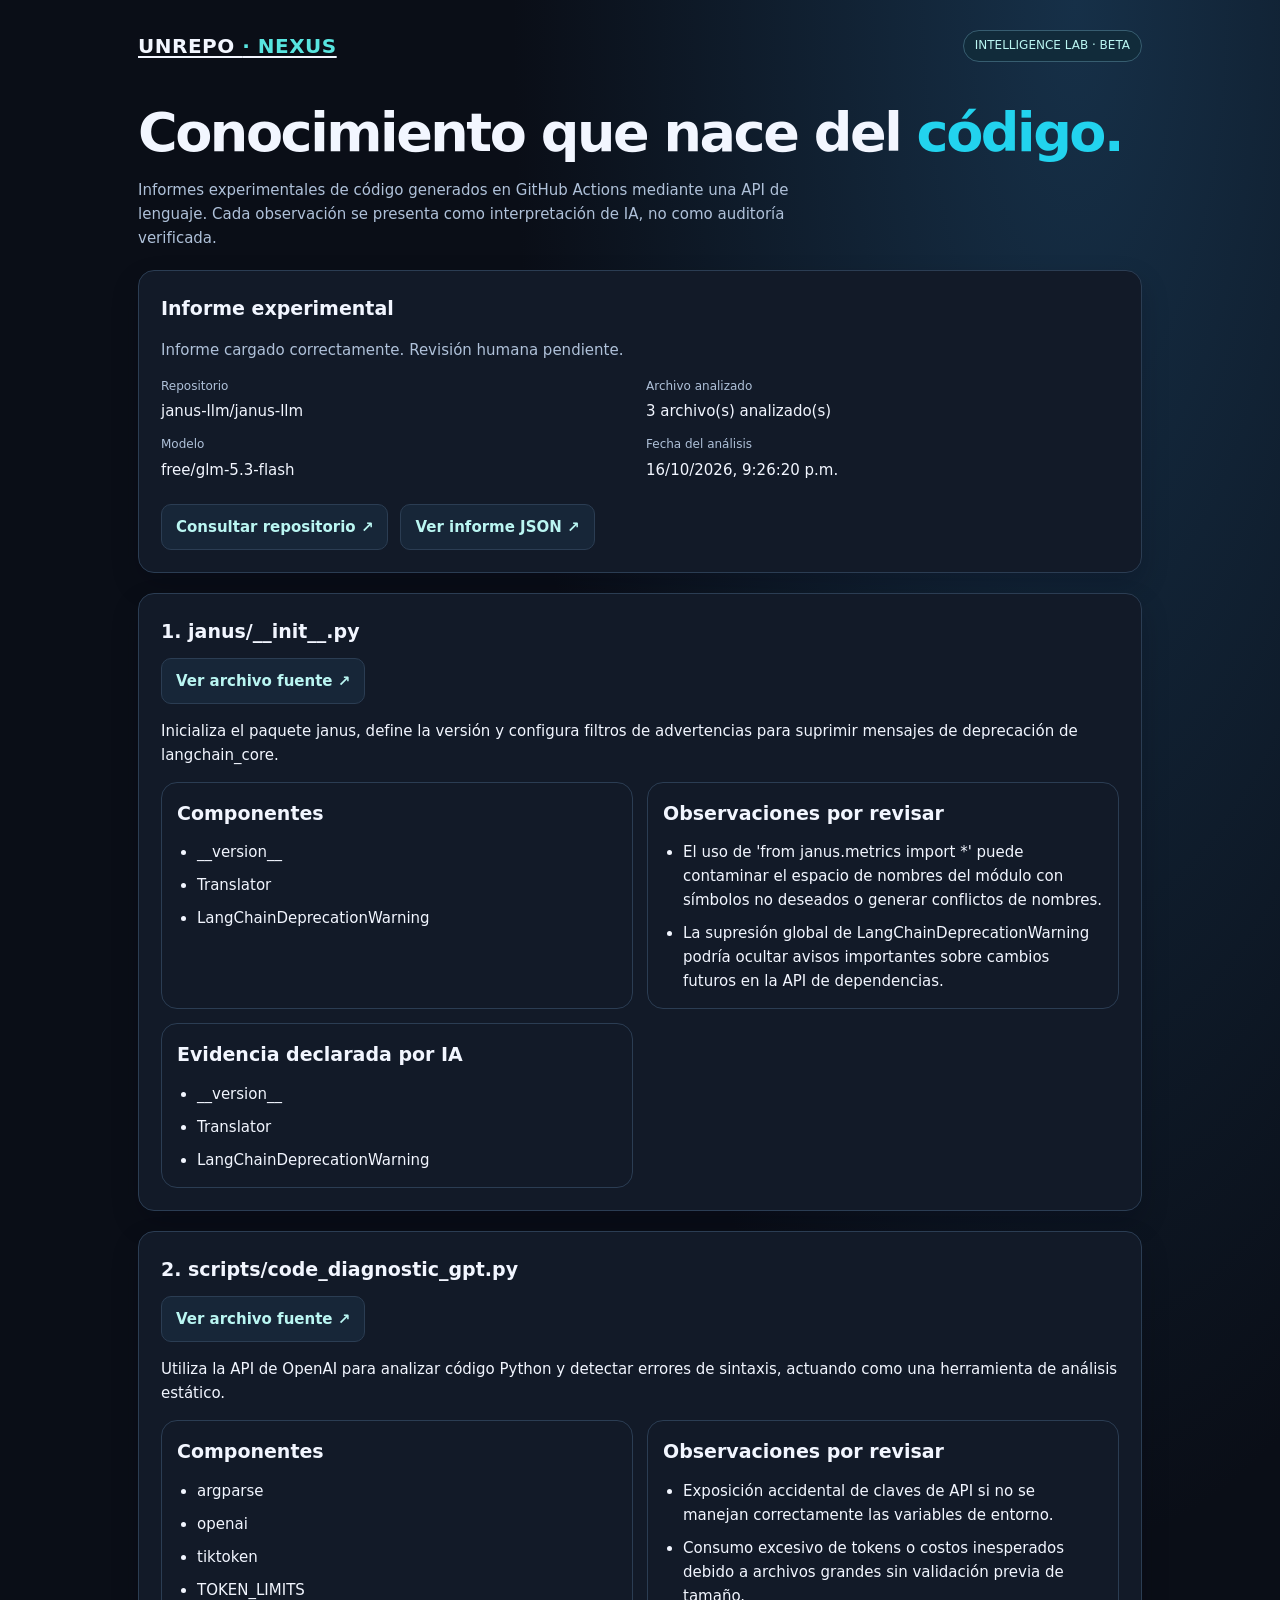
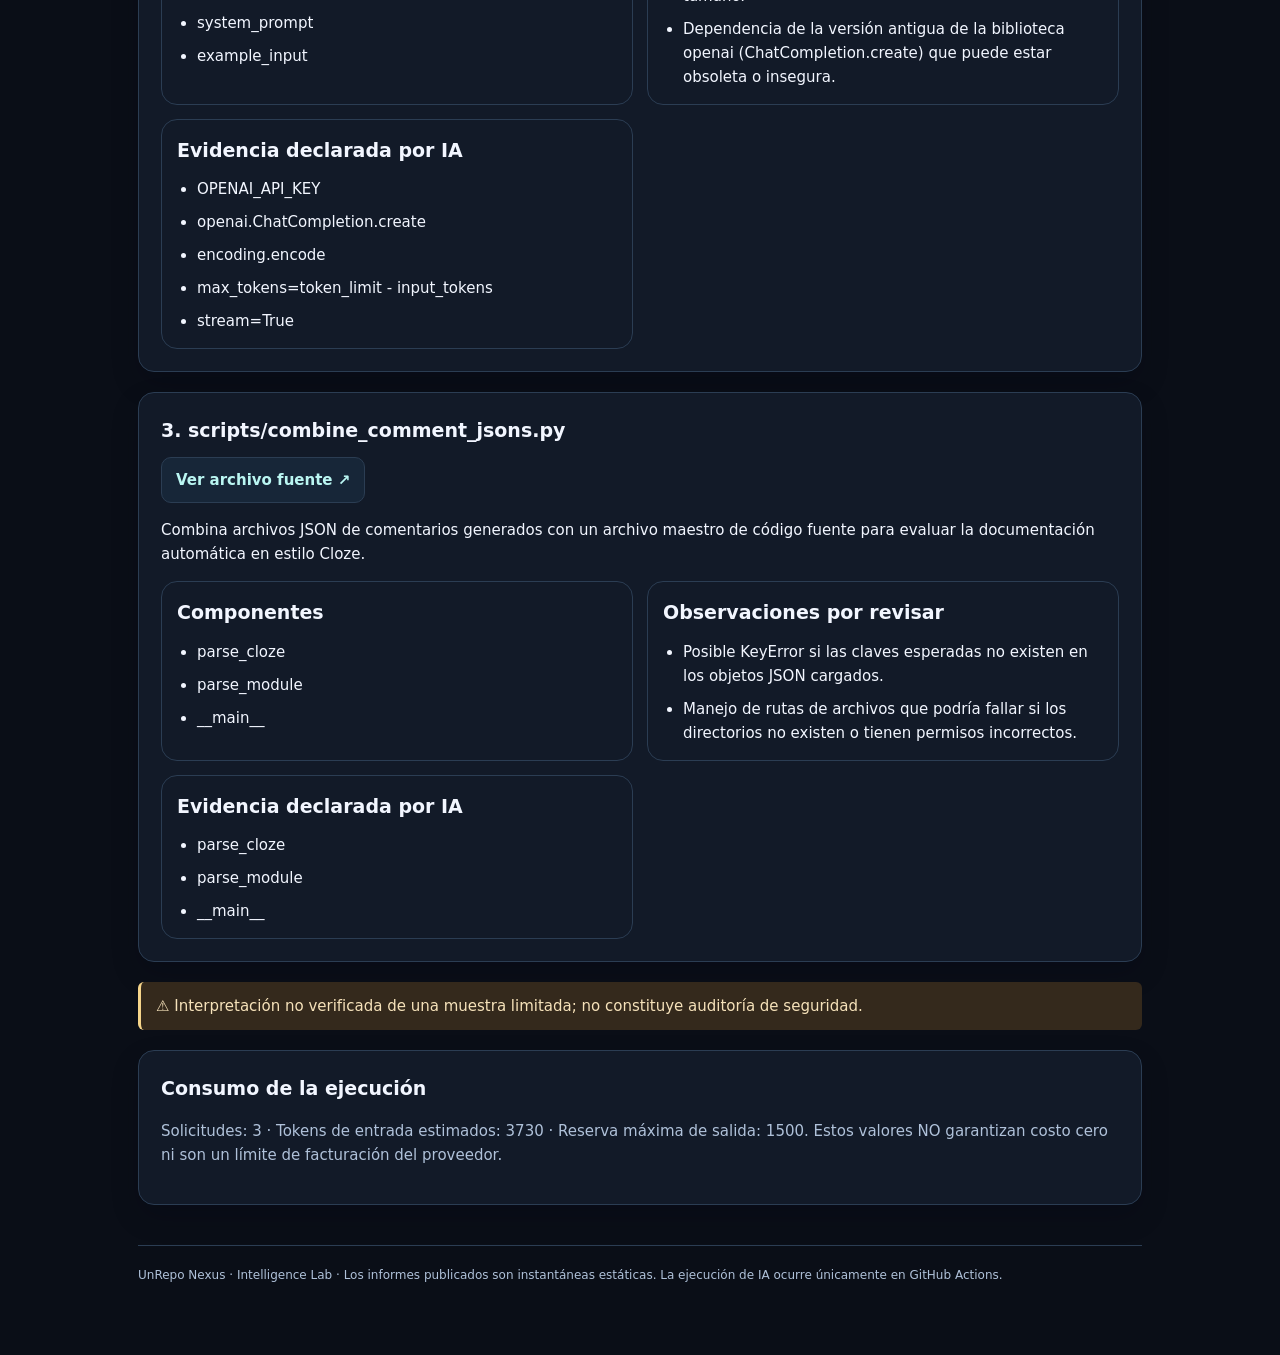
<file: intelligence.html>
<!doctype html>
<html lang="es">
<head>
<meta charset="utf-8">
<meta name="viewport" content="width=device-width,initial-scale=1">
<meta name="color-scheme" content="dark">
<title>Nexus · Intelligence Lab</title>
<style>
:root{color-scheme:dark;--bg:#090e1a;--panel:#131c2e;--line:#33445f;--text:#f1f5f9;--muted:#b4c3d9;--cyan:#22d3ee}
*{box-sizing:border-box}body{margin:0;background:radial-gradient(circle at 90% 0%,#14314a,transparent 38%),var(--bg);color:var(--text);font:15px/1.6 system-ui,sans-serif}a{color:#67e8f9}main{max-width:1040px;padding:30px 18px 70px;margin:auto}.top{display:flex;justify-content:space-between;gap:18px;align-items:center;flex-wrap:wrap}.logo{font-size:20px;letter-spacing:.5px;font-weight:750}.logo span{color:var(--cyan)}h1{font-size:clamp(32px,5vw,54px);line-height:1.1;margin:42px 0 12px;letter-spacing:-1.5px}h2{font-size:19px;margin:0 0 12px}.lead{max-width:700px;color:#bfd0e1}.pill{border:1px solid #40728a;background:#102a3e;color:#b9f3ff;padding:5px 11px;border-radius:99px;font-size:12px}.card{background:linear-gradient(145deg,#162238,#101a2b);border:1px solid var(--line);border-radius:16px;padding:22px;margin:20px 0}.grid{display:grid;grid-template-columns:repeat(2,minmax(0,1fr));gap:14px}.box{padding:15px;border:1px solid #344c69;background:#0e1b2c;border-radius:12px}.muted{color:var(--muted)}.meta{display:grid;grid-template-columns:repeat(2,minmax(0,1fr));gap:12px}.meta dt{font-size:12px;color:var(--muted)}.meta dd{margin:3px 0 0;overflow-wrap:anywhere}ul{padding-left:20px;margin:0}li+li{margin-top:9px}.notice{border-left:3px solid #fbbf24;padding:12px 15px;background:#43301b45;border-radius:6px}.error{color:#fda4af}.actions{display:flex;gap:12px;flex-wrap:wrap;margin-top:22px}.button{border:1px solid #3e7890;background:#0d6a82;color:#fff;text-decoration:none;border-radius:10px;padding:10px 15px;font-weight:650}.button.secondary{background:#192b42}.button:hover{background:#155e75}footer{margin-top:40px;color:var(--muted);font-size:12px;border-top:1px solid var(--line);padding-top:20px}:focus-visible{outline:3px solid #67e8f9;outline-offset:3px}@media(max-width:670px){.grid,.meta{grid-template-columns:1fr}.card{padding:17px}}
</style>
<link rel="stylesheet" href="./assets/css/nexus-stage3.css">
<link rel="icon" type="image/png" href="./assets/social/unrepo-icon-2026.png"></head>
<body data-nexus-page="intelligence">
<main>
<nav class="top"><a class="logo" href="./" aria-label="UNREPO · NEXUS — Volver al catálogo Nexus">UNREPO <span>· NEXUS</span></a><span class="pill">INTELLIGENCE LAB · BETA</span></nav>
<h1>Conocimiento que nace del <span style="color:#22d3ee">código.</span></h1>
<p class="lead">Informes experimentales de código generados en GitHub Actions mediante una API de lenguaje. Cada observación se presenta como interpretación de IA, no como auditoría verificada.</p>
<div class="card"><h2>Informe experimental</h2><p id="status" class="muted" role="status">Cargando informe real…</p><div id="report" hidden>
<dl class="meta"><div><dt>Repositorio</dt><dd id="repository"></dd></div><div><dt>Archivo analizado</dt><dd id="file"></dd></div><div><dt>Modelo</dt><dd id="model"></dd></div><div><dt>Fecha del análisis</dt><dd id="generated"></dd></div></dl>
<div class="actions"><a id="sourceLink" class="button secondary" target="_blank" rel="noopener noreferrer">Consultar repositorio ↗</a><a href="./data/intelligence/latest.json" class="button secondary">Ver informe JSON ↗</a></div></div></div>
<div id="details" hidden></div>

<footer>UnRepo Nexus · Intelligence Lab · Los informes publicados son instantáneas estáticas. La ejecución de IA ocurre únicamente en GitHub Actions.</footer>
</main>
<script>
"use strict";
const $ = id => document.getElementById(id);
function element(tag,className,text){
 const el=document.createElement(tag);
 if(className)el.className=className;
 if(text!==undefined)el.textContent=String(text);
 return el;
}
function list(items){
 const ul=element("ul");
 for(const value of items){ul.append(element("li","",value))}
 return ul;
}
function section(title,content){
 const area=element("section","card");
 area.append(element("h2","",title),content);
 return area;
}
function renderFile(details,entry,index){
 const data=entry.analysis;
 const root=element("section","card");
 root.append(element("h2","",String(index+1)+". "+entry.file));
 const source=element("a","button secondary","Ver archivo fuente ↗");
 const repo=$("repository").textContent;
 const revision=$("revisionValue").textContent;
 source.href="https://github.com/"+repo+"/blob/"+encodeURIComponent(revision)+"/"+entry.file.split("/").map(encodeURIComponent).join("/");
 source.target="_blank";source.rel="noopener noreferrer";
 root.append(source,element("p","",data.purpose||"Sin descripción"));
 const layout=element("div","grid");
 for(const [heading,values] of [
  ["Componentes",data.components],["Observaciones por revisar",data.risks],
  ["Evidencia declarada por IA",data.evidence]
 ]){
  const panel=element("div","box");
  panel.append(element("h2","",heading),list(Array.isArray(values)?values:[]));
  layout.append(panel);
 }
 root.append(layout);
 details.append(root);
}
(async()=>{
 try{
  const response=await fetch("./data/intelligence/latest.json",{cache:"no-store"});
  if(!response.ok)throw Error("HTTP");
  const data=await response.json();
  if(![1,2].includes(data.schema)||typeof data.repository!=="string"||!data.repository.match(/^[A-Za-z0-9_.-]+\/[A-Za-z0-9_.-]+$/)){
   throw Error("SCHEMA");
  }
  const files=data.schema===2 ? data.files : [{file:data.file,blob_sha:data.revision,analysis:data.analysis}];
  if(!Array.isArray(files)||files.length<1||files.length>20)throw Error("FILES");
  const revision=String(data.commit||data.revision||"");
  if(!/^[a-f0-9]{40}$/i.test(revision))throw Error("REVISION");
  $("repository").textContent=data.repository;
  $("file").textContent=files.length+" archivo(s) analizado(s)";
  $("model").textContent=String(data.model||"No indicado");
  $("generated").textContent=data.generated_at&&!Number.isNaN(Date.parse(data.generated_at))?new Date(data.generated_at).toLocaleString("es-MX"):"No disponible";
  const repoUrl="https://github.com/"+data.repository;
  $("sourceLink").href=repoUrl;
  const rev=document.createElement("span");rev.id="revisionValue";rev.hidden=true;rev.textContent=revision;
  $("report").append(rev);
  const details=$("details");details.replaceChildren();
  files.forEach((entry,index)=>{
    if(!entry||typeof entry.file!=="string"||!entry.analysis||typeof entry.analysis.purpose!=="string")throw Error("FILE_SCHEMA");
    if(entry.file.includes("..")||entry.file.startsWith("/")||entry.file.includes("\\"))throw Error("FILE_PATH");
    renderFile(details,entry,index);
  });
  const notice=element("p","notice","⚠️ Interpretación no verificada de una muestra limitada; no constituye auditoría de seguridad.");
  details.append(notice);
  if(Array.isArray(data.review_notes)&&data.review_notes.length){
    details.append(section("Notas de revisión del informe",list(data.review_notes.slice(0,10))));
  }
  if(data.schema===2&&data.usage){
    const u=data.usage;
    details.append(section("Consumo de la ejecución",element("p","muted",
      "Solicitudes: "+u.calls+" · Tokens de entrada estimados: "+u.estimated_input_tokens+
      " · Reserva máxima de salida: "+u.max_output_tokens_reserved+
      ". Estos valores NO garantizan costo cero ni son un límite de facturación del proveedor."
    )));
  }
  $("status").textContent="Informe cargado correctamente. Revisión humana pendiente.";
  $("report").hidden=false;details.hidden=false;
 }catch(error){
  $("status").textContent="No fue posible cargar el informe. Revisa su formato o vuelve a intentar.";
  $("status").classList.add("error");
 }
})();
</script>
</body>
</html>
</file>
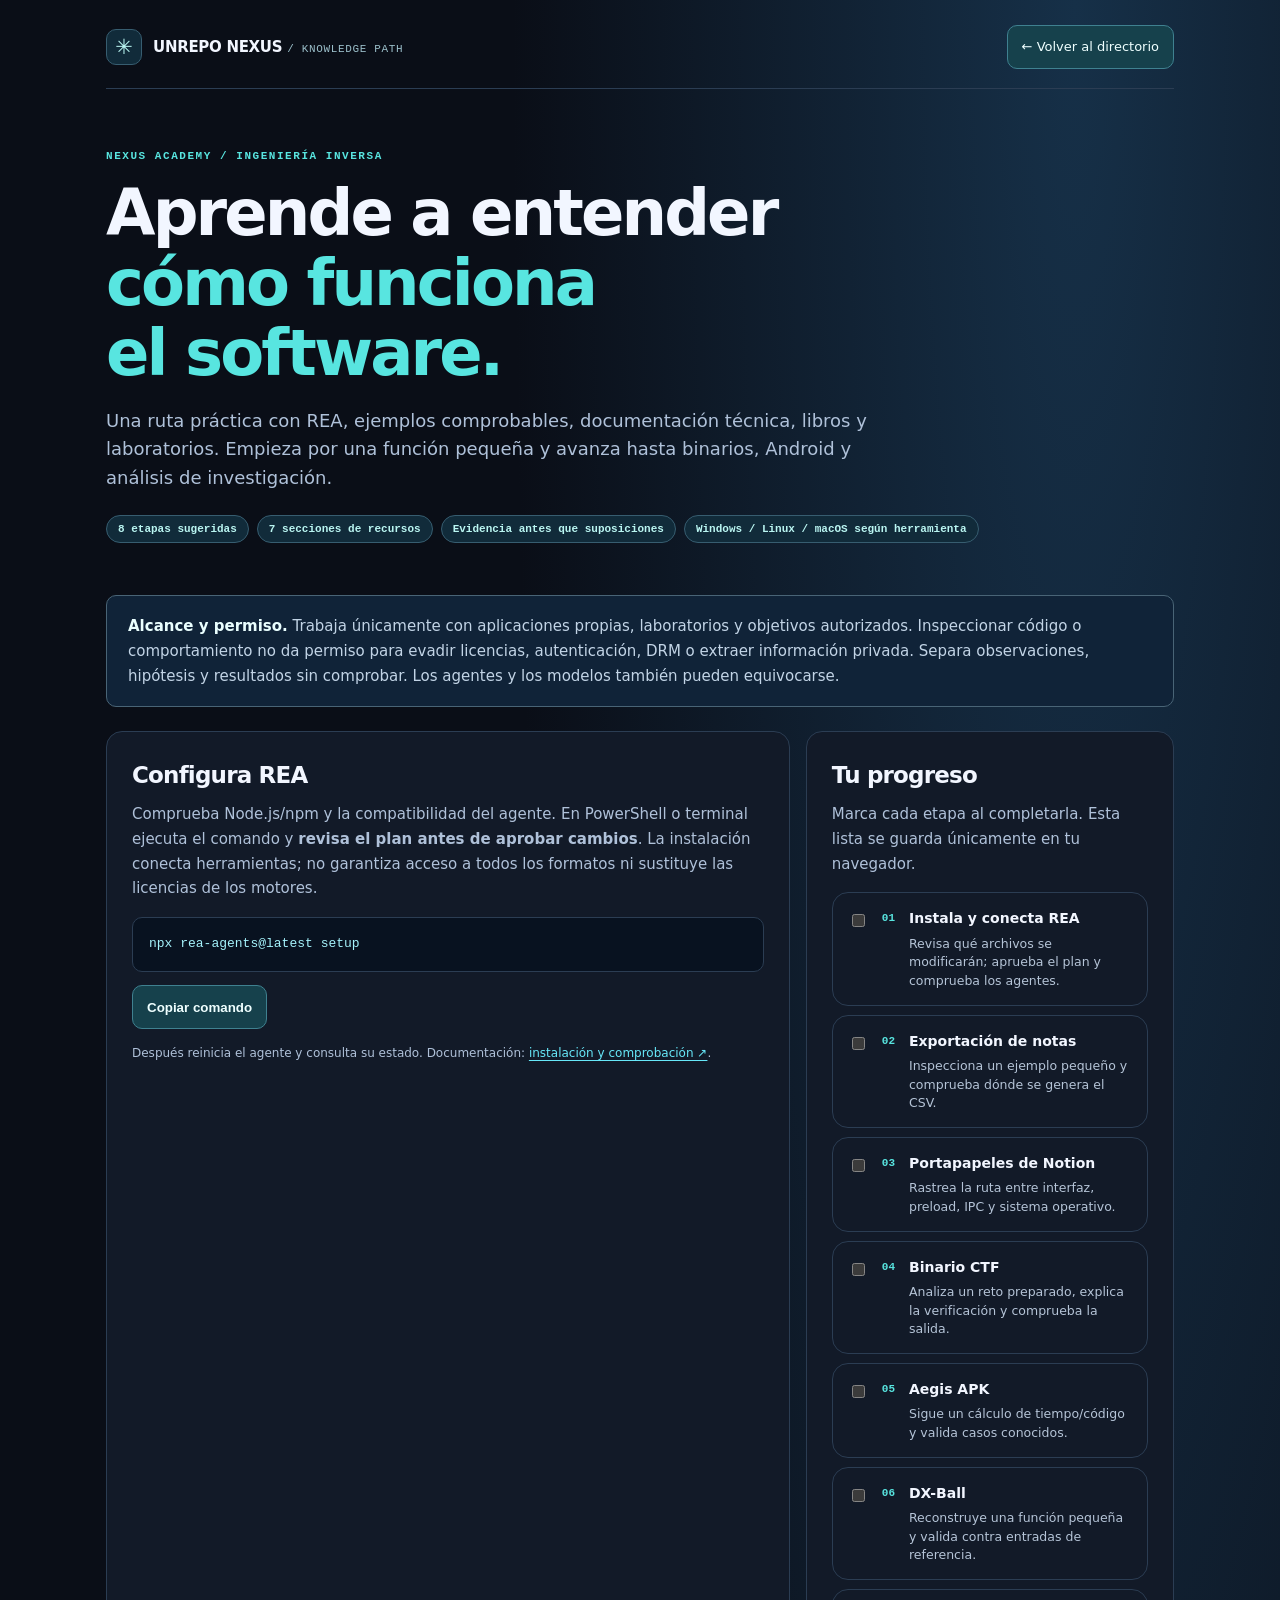
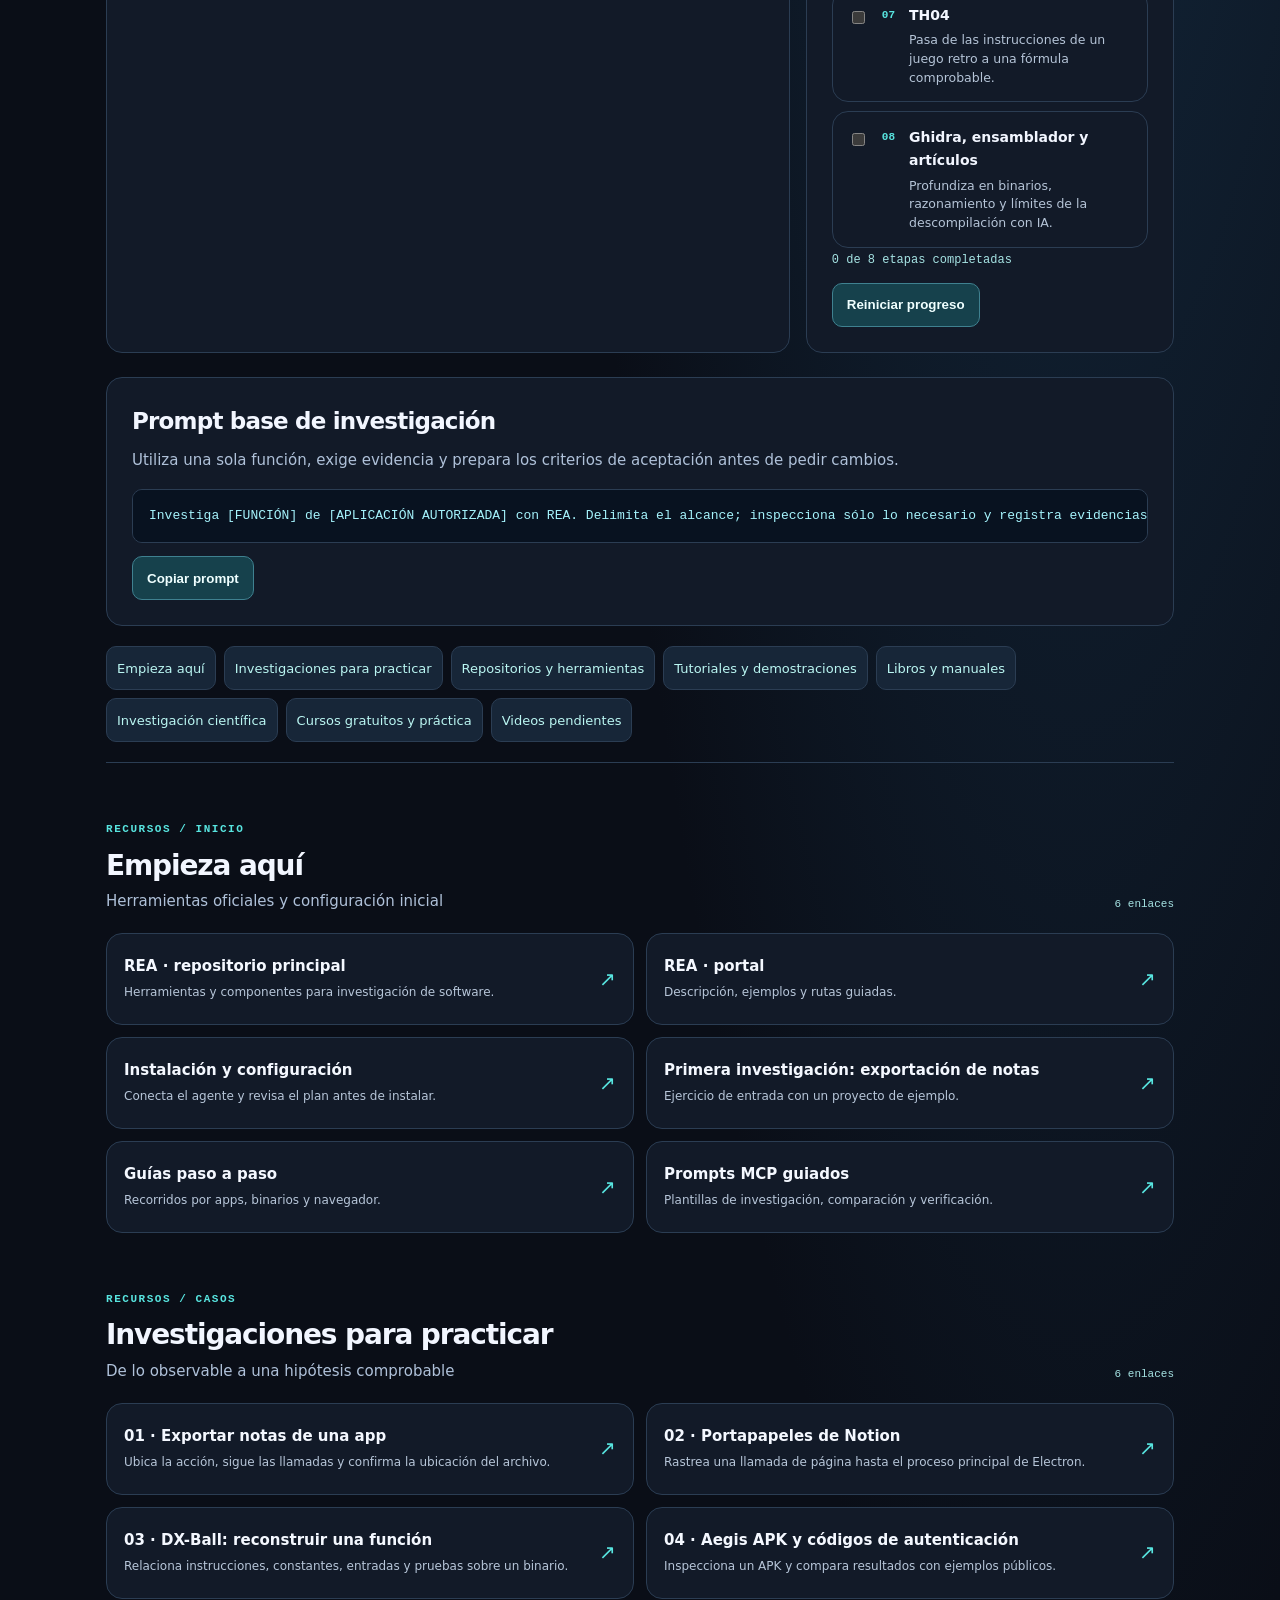
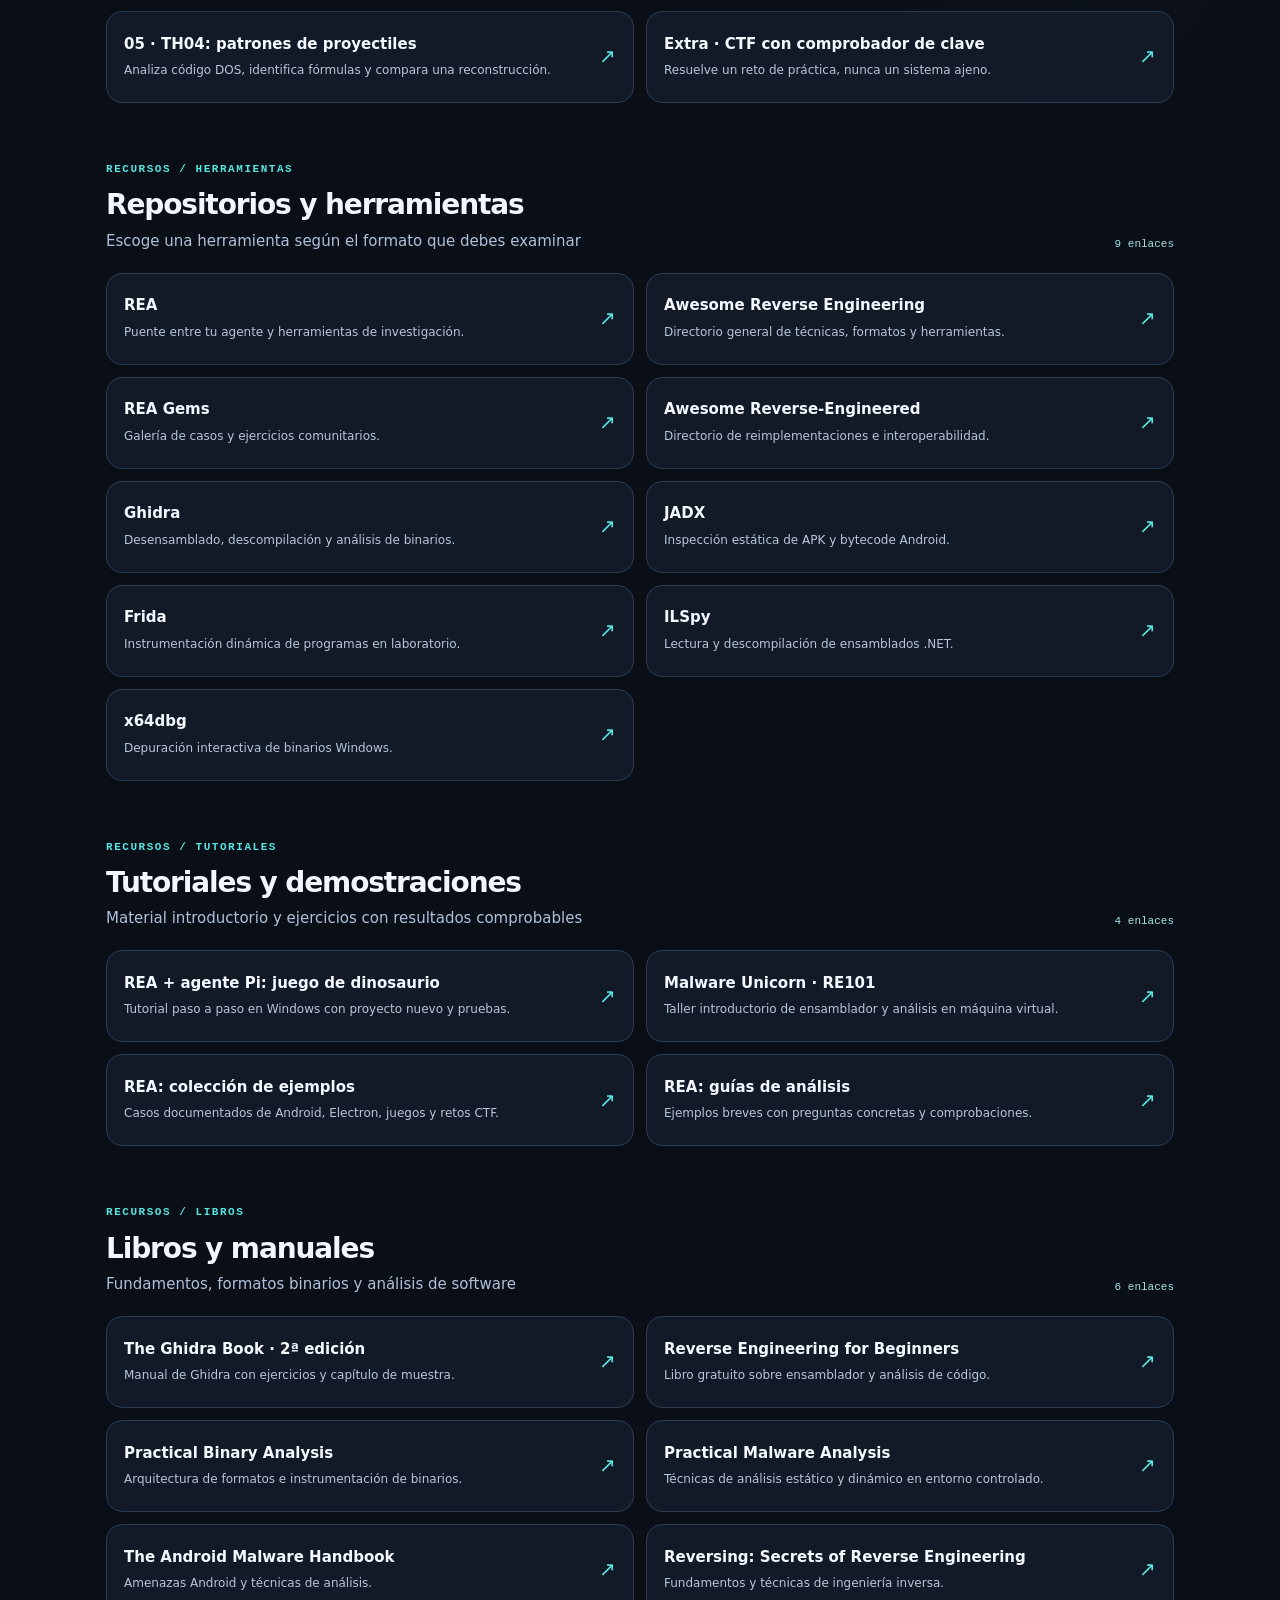
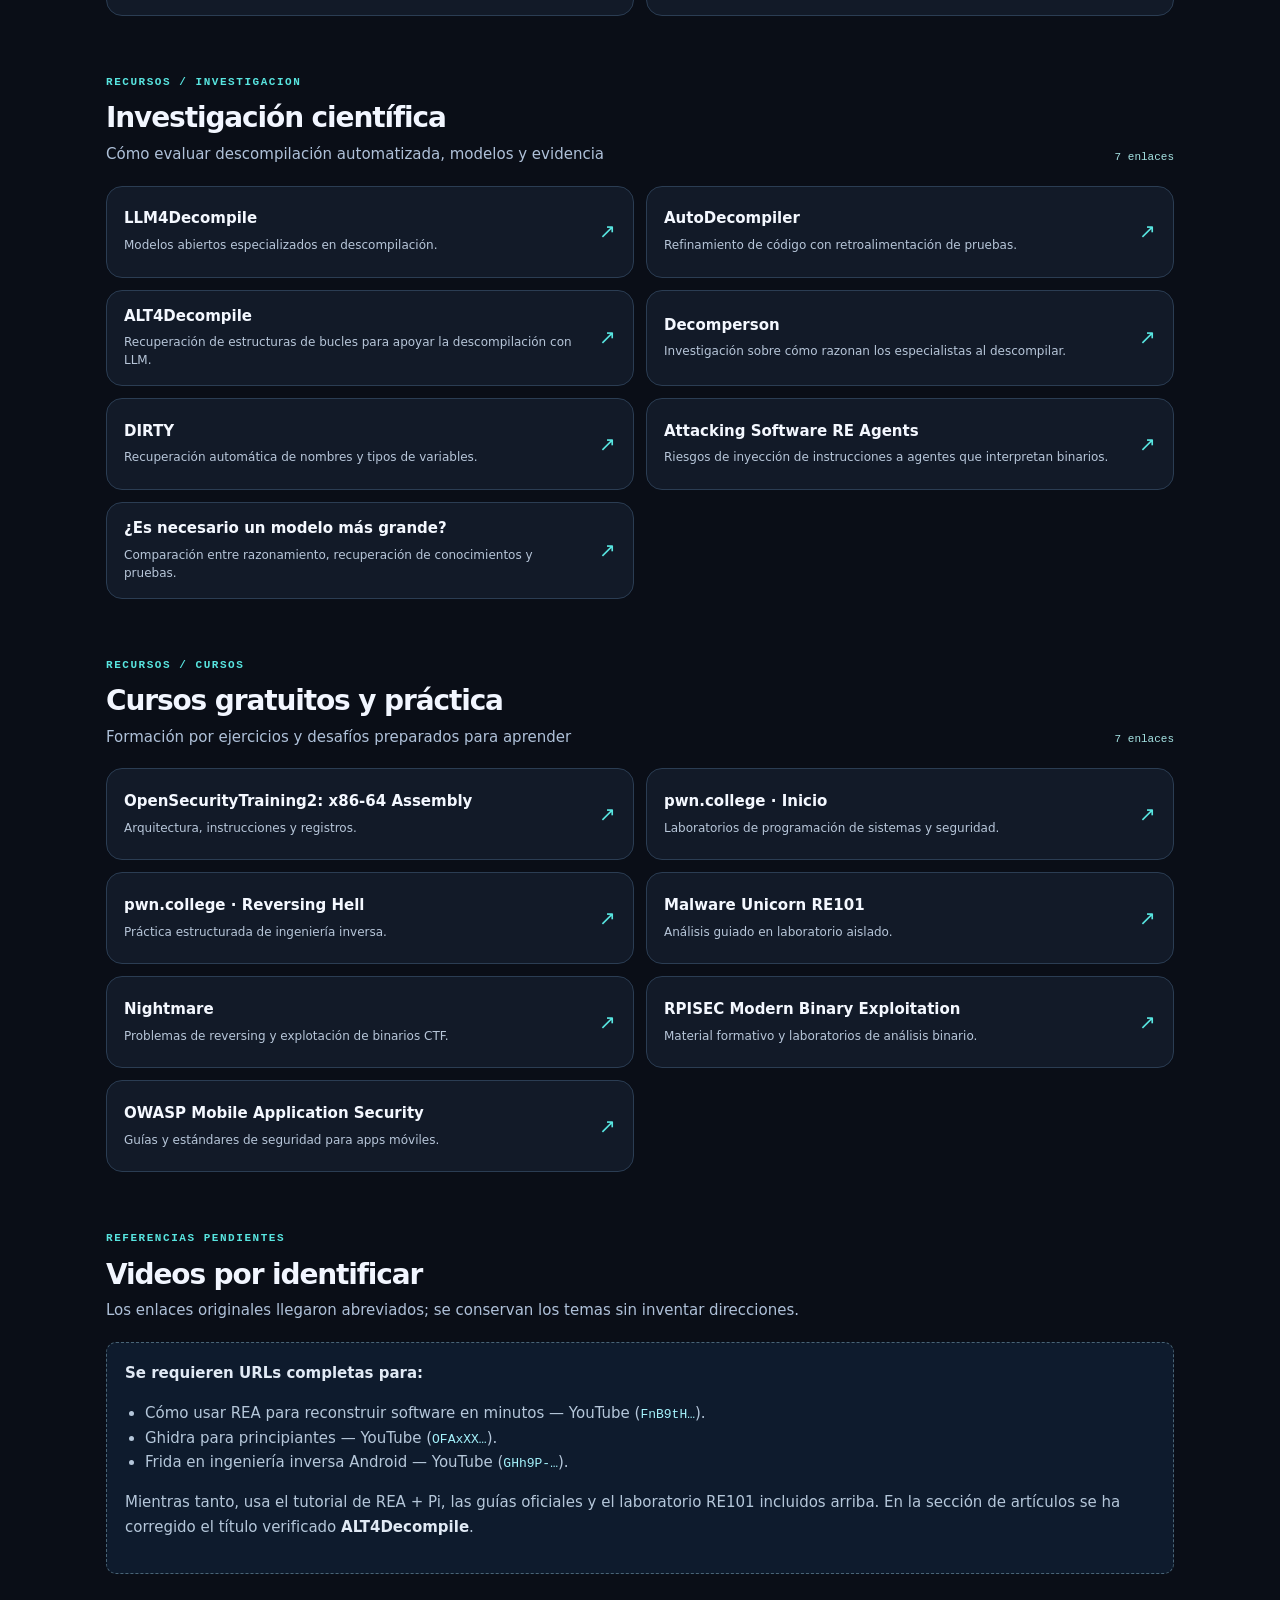
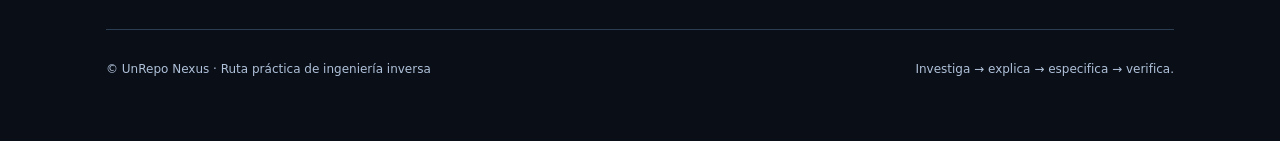
<file: rea-roadmap.html>
<!doctype html>
<html lang="es"><head><meta charset="utf-8"><meta name="viewport" content="width=device-width,initial-scale=1"><meta name="color-scheme" content="dark"><meta name="description" content="Ruta práctica de ingeniería inversa con REA: instalación, casos, bibliotecas, cursos gratuitos y verificación de hallazgos."><link rel="canonical" href="https://tuconsultor.github.io/UnRepo/rea-roadmap.html"><title>REA · Ruta de aprendizaje | UnRepo Nexus</title>
<style>
:root{color-scheme:dark;--bg:#090e1a;--panel:#131c2e;--panel2:#19243a;--line:#33445f;--text:#f1f5f9;--muted:#b4c3d9;--cyan:#22d3ee;--focus:#67e8f9}
*{box-sizing:border-box}html{scroll-behavior:smooth}body{margin:0;background:radial-gradient(ellipse at 95% 5%,#123650 0,transparent 35%),var(--bg);color:var(--text);font:15px/1.65 system-ui,-apple-system,"Segoe UI",sans-serif}a{color:inherit}a:focus-visible,button:focus-visible,input:focus-visible{outline:3px solid var(--focus);outline-offset:3px}button{cursor:pointer}.skip{position:absolute;left:10px;top:-100px;background:white;color:black;padding:8px;z-index:12}.skip:focus{top:10px}.shell{max-width:1120px;margin:auto;padding:25px 26px 65px}.top{display:flex;justify-content:space-between;align-items:center;gap:14px;border-bottom:1px solid var(--line);padding:0 0 19px}.brand{display:flex;align-items:center;gap:11px;text-decoration:none;font-weight:800;letter-spacing:-.02em}.emblem{width:36px;height:36px;display:grid;place-items:center;border-radius:10px;border:1px solid #287391;background:#0e2b3d;color:var(--cyan);font-size:21px}.top small{font:11px/1.3 monospace;color:#9cc0cb;letter-spacing:.06em}.back{font-size:13px;color:var(--cyan);text-decoration:none;border:1px solid #33536a;border-radius:9px;padding:9px 12px}.back:hover{background:#122d40}.hero{padding:60px 0 32px}.eyebrow,.kicker{font:600 11px/1.4 monospace;letter-spacing:.14em;color:var(--cyan);text-transform:uppercase}.hero h1{font-size:clamp(32px,5.6vw,64px);line-height:1.1;max-width:760px;letter-spacing:-.055em;margin:15px 0}.hero h1 em{font-style:normal;color:var(--cyan)}.lead{color:#c0d0e2;font-size:18px;max-width:770px;line-height:1.6}.pill-row{display:flex;flex-wrap:wrap;gap:8px;margin-top:22px}.pill{font:600 11px monospace;color:#bed8e6;border:1px solid #37526c;border-radius:99px;padding:7px 11px;background:#102238}.callout{padding:18px 21px;border:1px solid #37536b;background:#102338;border-radius:13px;color:#c2d4e6;margin:20px 0}.callout strong{color:#eaffff}.two{display:grid;grid-template-columns:1.3fr .7fr;gap:16px;margin:24px 0}.panel{border:1px solid var(--line);background:var(--panel);border-radius:15px;padding:25px}.panel h2{margin:0 0 7px;font-size:23px;letter-spacing:-.035em}.panel p{color:var(--muted);margin:5px 0 16px}pre{overflow:auto;background:#070f1c;padding:16px;border:1px solid #2d4861;border-radius:10px;color:#a5f3fc;font:13px/1.6 Consolas,monospace}.copy{background:#10465b;color:#ddfbff;border:1px solid #2a8cab;border-radius:9px;padding:9px 12px;font-weight:700}.copy:hover{background:#17617b}.inlinecode{font:13px Consolas,monospace;color:#a5f3fc}.jump{display:flex;flex-wrap:wrap;gap:8px;padding:20px 0;border-bottom:1px solid var(--line)}.jump a{font-size:13px;text-decoration:none;color:#bce7f2;background:#102236;border:1px solid #33516b;padding:7px 10px;border-radius:8px}.jump a:hover{background:#194058}.section{scroll-margin-top:15px;margin-top:48px}.section-head{display:flex;align-items:end;justify-content:space-between;gap:15px;margin-bottom:19px}.section h2{font-size:28px;line-height:1.2;letter-spacing:-.04em;margin:7px 0}.sub{color:#aebed2;margin:0}.count{font:11px monospace;white-space:nowrap;color:#a7cad9;padding-bottom:4px}.resources{display:grid;grid-template-columns:repeat(2,minmax(0,1fr));gap:12px}.resource{display:flex;justify-content:space-between;align-items:center;gap:14px;text-decoration:none;border:1px solid var(--line);border-radius:11px;background:var(--panel);padding:16px 17px;min-height:92px;transition:background .15s,border-color .15s}.resource:hover{background:#19314a;border-color:#4d9eb5}.resource strong{display:block;color:#f4f8ff;font-size:15px;line-height:1.3}.resource small{display:block;color:#b7c6d9;margin-top:7px;font-size:12px;line-height:1.5}.resource .external{font:20px monospace;color:#67e8f9}.step-list{display:grid;gap:9px}.step{cursor:pointer;display:flex;align-items:start;gap:14px;padding:14px 15px;background:#112036;border:1px solid #345069;border-radius:10px}.step:hover{border-color:#50a4c0}.step input{accent-color:#22d3ee;width:17px;height:17px;margin-top:5px}.step-number{font:700 11px monospace;color:#67e8f9;line-height:2}.step-main{display:grid;gap:4px}.step-main strong{font-size:14px}.step-main small{color:#b5c4d7;line-height:1.5}.step:has(input:checked){border-color:#236b73;background:#0c2c37}.step:has(input:checked) strong{text-decoration:line-through;color:#95c0bf}.progress{font:12px monospace;color:#9dd5df;margin:10px 0 0}.unresolved{margin-top:17px;padding:18px;background:#0e1b2d;border:1px dashed #4c5d73;border-radius:11px;color:#b5c7da}.unresolved strong{color:#e1eaf5}.unresolved ul{margin-bottom:0;padding-left:20px}.footer{border-top:1px solid var(--line);padding-top:30px;margin-top:55px;color:#aebcd0;display:flex;justify-content:space-between;gap:20px;font-size:12px}@media(max-width:780px){.two,.resources{grid-template-columns:1fr}.shell{padding:18px 17px 55px}.hero{padding-top:39px}.top small{display:none}.section h2{font-size:25px}.back{font-size:12px}.resource{min-height:80px}}@media(prefers-reduced-motion:reduce){html{scroll-behavior:auto}.resource{transition:none}}
</style>
<link rel="stylesheet" href="./assets/css/nexus-stage3.css"><link rel="icon" type="image/png" href="./assets/social/unrepo-icon-2026.png"></head><body data-nexus-page="rea">
<a href="#main" class="skip">Ir al contenido principal</a>
<div class="shell"><header class="top"><a class="brand" href="./index.html"><span class="emblem" aria-hidden="true">✳</span><span>UNREPO NEXUS <small> / KNOWLEDGE PATH</small></span></a><a class="back" href="./index.html">← Volver al directorio</a></header>
<main id="main"><section class="hero"><div class="eyebrow">NEXUS ACADEMY / INGENIERÍA INVERSA</div><h1>Aprende a entender <em>cómo funciona el software.</em></h1><p class="lead">Una ruta práctica con REA, ejemplos comprobables, documentación técnica, libros y laboratorios. Empieza por una función pequeña y avanza hasta binarios, Android y análisis de investigación.</p><div class="pill-row"><span class="pill">8 etapas sugeridas</span><span class="pill">7 secciones de recursos</span><span class="pill">Evidencia antes que suposiciones</span><span class="pill">Windows / Linux / macOS según herramienta</span></div></section>
<div class="callout"><strong>Alcance y permiso.</strong> Trabaja únicamente con aplicaciones propias, laboratorios y objetivos autorizados. Inspeccionar código o comportamiento no da permiso para evadir licencias, autenticación, DRM o extraer información privada. Separa observaciones, hipótesis y resultados sin comprobar. Los agentes y los modelos también pueden equivocarse.</div>
<div class="two"><section class="panel" aria-labelledby="setup-title"><h2 id="setup-title">Configura REA</h2><p>Comprueba Node.js/npm y la compatibilidad del agente. En PowerShell o terminal ejecuta el comando y <strong>revisa el plan antes de aprobar cambios</strong>. La instalación conecta herramientas; no garantiza acceso a todos los formatos ni sustituye las licencias de los motores.</p><pre id="install">npx rea-agents@latest setup</pre><button class="copy" type="button" data-copy="install">Copiar comando</button><p style="font-size:12px;margin-top:15px">Después reinicia el agente y consulta su estado. Documentación: <a href="https://github.com/morluto/rea/blob/main/docs/installation.md" target="_blank" rel="noopener noreferrer" style="color:#67e8f9">instalación y comprobación ↗</a>.</p></section>
<section class="panel" aria-labelledby="checklist-title"><h2 id="checklist-title">Tu progreso</h2><p>Marca cada etapa al completarla. Esta lista se guarda únicamente en tu navegador.</p><div class="step-list"><label class="step"><input type="checkbox" data-step="0"/><span class="step-number">01</span><span class="step-main"><strong>Instala y conecta REA</strong><small>Revisa qué archivos se modificarán; aprueba el plan y comprueba los agentes.</small></span></label>
<label class="step"><input type="checkbox" data-step="1"/><span class="step-number">02</span><span class="step-main"><strong>Exportación de notas</strong><small>Inspecciona un ejemplo pequeño y comprueba dónde se genera el CSV.</small></span></label>
<label class="step"><input type="checkbox" data-step="2"/><span class="step-number">03</span><span class="step-main"><strong>Portapapeles de Notion</strong><small>Rastrea la ruta entre interfaz, preload, IPC y sistema operativo.</small></span></label>
<label class="step"><input type="checkbox" data-step="3"/><span class="step-number">04</span><span class="step-main"><strong>Binario CTF</strong><small>Analiza un reto preparado, explica la verificación y comprueba la salida.</small></span></label>
<label class="step"><input type="checkbox" data-step="4"/><span class="step-number">05</span><span class="step-main"><strong>Aegis APK</strong><small>Sigue un cálculo de tiempo/código y valida casos conocidos.</small></span></label>
<label class="step"><input type="checkbox" data-step="5"/><span class="step-number">06</span><span class="step-main"><strong>DX-Ball</strong><small>Reconstruye una función pequeña y valida contra entradas de referencia.</small></span></label>
<label class="step"><input type="checkbox" data-step="6"/><span class="step-number">07</span><span class="step-main"><strong>TH04</strong><small>Pasa de las instrucciones de un juego retro a una fórmula comprobable.</small></span></label>
<label class="step"><input type="checkbox" data-step="7"/><span class="step-number">08</span><span class="step-main"><strong>Ghidra, ensamblador y artículos</strong><small>Profundiza en binarios, razonamiento y límites de la descompilación con IA.</small></span></label></div><p class="progress" id="progressText" aria-live="polite">0 de 8 etapas</p><button class="copy" type="button" id="resetSteps">Reiniciar progreso</button></section></div>
<section class="panel" aria-labelledby="prompt-title"><h2 id="prompt-title">Prompt base de investigación</h2><p>Utiliza una sola función, exige evidencia y prepara los criterios de aceptación antes de pedir cambios.</p><pre id="prompt" tabindex="0">Investiga [FUNCIÓN] de [APLICACIÓN AUTORIZADA] con REA. Delimita el alcance; inspecciona sólo lo necesario y registra evidencias por archivo, función o traza. Separa CONFIRMADO, INFERIDO y DESCONOCIDO. Explica entradas, salidas, casos límite y errores. Propón una especificación de comportamiento original y pruebas verificables. Muéstrame el plan antes de modificar o ejecutar nada.</pre><button class="copy" type="button" data-copy="prompt">Copiar prompt</button></section>
<nav class="jump" aria-label="Ir a una sección"><a href="#inicio">Empieza aquí</a><a href="#casos">Investigaciones para practicar</a><a href="#herramientas">Repositorios y herramientas</a><a href="#tutoriales">Tutoriales y demostraciones</a><a href="#libros">Libros y manuales</a><a href="#investigacion">Investigación científica</a><a href="#cursos">Cursos gratuitos y práctica</a><a href="#pendientes">Videos pendientes</a></nav>
<section id="inicio" class="section" aria-labelledby="title-inicio"><div class="section-head"><div><p class="kicker">RECURSOS / INICIO</p><h2 id="title-inicio">Empieza aquí</h2><p class="sub">Herramientas oficiales y configuración inicial</p></div><span class="count">6 enlaces</span></div><div class="resources"><a class="resource" href="https://github.com/morluto/rea" target="_blank" rel="noopener noreferrer"><span><strong>REA · repositorio principal</strong><small>Herramientas y componentes para investigación de software.</small></span><span aria-hidden="true" class="external">↗</span></a>
<a class="resource" href="https://rea.tools/" target="_blank" rel="noopener noreferrer"><span><strong>REA · portal</strong><small>Descripción, ejemplos y rutas guiadas.</small></span><span aria-hidden="true" class="external">↗</span></a>
<a class="resource" href="https://github.com/morluto/rea/blob/main/docs/installation.md" target="_blank" rel="noopener noreferrer"><span><strong>Instalación y configuración</strong><small>Conecta el agente y revisa el plan antes de instalar.</small></span><span aria-hidden="true" class="external">↗</span></a>
<a class="resource" href="https://rea.tools/first-investigation/" target="_blank" rel="noopener noreferrer"><span><strong>Primera investigación: exportación de notas</strong><small>Ejercicio de entrada con un proyecto de ejemplo.</small></span><span aria-hidden="true" class="external">↗</span></a>
<a class="resource" href="https://rea.tools/guides/" target="_blank" rel="noopener noreferrer"><span><strong>Guías paso a paso</strong><small>Recorridos por apps, binarios y navegador.</small></span><span aria-hidden="true" class="external">↗</span></a>
<a class="resource" href="https://github.com/morluto/rea/blob/main/docs/mcp-prompts.md" target="_blank" rel="noopener noreferrer"><span><strong>Prompts MCP guiados</strong><small>Plantillas de investigación, comparación y verificación.</small></span><span aria-hidden="true" class="external">↗</span></a></div></section>
<section id="casos" class="section" aria-labelledby="title-casos"><div class="section-head"><div><p class="kicker">RECURSOS / CASOS</p><h2 id="title-casos">Investigaciones para practicar</h2><p class="sub">De lo observable a una hipótesis comprobable</p></div><span class="count">6 enlaces</span></div><div class="resources"><a class="resource" href="https://rea.tools/first-investigation/" target="_blank" rel="noopener noreferrer"><span><strong>01 · Exportar notas de una app</strong><small>Ubica la acción, sigue las llamadas y confirma la ubicación del archivo.</small></span><span aria-hidden="true" class="external">↗</span></a>
<a class="resource" href="https://rea.tools/showcase/notion/" target="_blank" rel="noopener noreferrer"><span><strong>02 · Portapapeles de Notion</strong><small>Rastrea una llamada de página hasta el proceso principal de Electron.</small></span><span aria-hidden="true" class="external">↗</span></a>
<a class="resource" href="https://rea.tools/showcase/dx-ball/" target="_blank" rel="noopener noreferrer"><span><strong>03 · DX-Ball: reconstruir una función</strong><small>Relaciona instrucciones, constantes, entradas y pruebas sobre un binario.</small></span><span aria-hidden="true" class="external">↗</span></a>
<a class="resource" href="https://rea.tools/showcase/aegis/" target="_blank" rel="noopener noreferrer"><span><strong>04 · Aegis APK y códigos de autenticación</strong><small>Inspecciona un APK y compara resultados con ejemplos públicos.</small></span><span aria-hidden="true" class="external">↗</span></a>
<a class="resource" href="https://rea.tools/showcase/th04/" target="_blank" rel="noopener noreferrer"><span><strong>05 · TH04: patrones de proyectiles</strong><small>Analiza código DOS, identifica fórmulas y compara una reconstrucción.</small></span><span aria-hidden="true" class="external">↗</span></a>
<a class="resource" href="https://rea.tools/showcase/ctf/" target="_blank" rel="noopener noreferrer"><span><strong>Extra · CTF con comprobador de clave</strong><small>Resuelve un reto de práctica, nunca un sistema ajeno.</small></span><span aria-hidden="true" class="external">↗</span></a></div></section>
<section id="herramientas" class="section" aria-labelledby="title-herramientas"><div class="section-head"><div><p class="kicker">RECURSOS / HERRAMIENTAS</p><h2 id="title-herramientas">Repositorios y herramientas</h2><p class="sub">Escoge una herramienta según el formato que debes examinar</p></div><span class="count">9 enlaces</span></div><div class="resources"><a class="resource" href="https://github.com/morluto/rea" target="_blank" rel="noopener noreferrer"><span><strong>REA</strong><small>Puente entre tu agente y herramientas de investigación.</small></span><span aria-hidden="true" class="external">↗</span></a>
<a class="resource" href="https://github.com/morluto/awesome-reverse-engineering" target="_blank" rel="noopener noreferrer"><span><strong>Awesome Reverse Engineering</strong><small>Directorio general de técnicas, formatos y herramientas.</small></span><span aria-hidden="true" class="external">↗</span></a>
<a class="resource" href="https://github.com/sqwu/rea-gems" target="_blank" rel="noopener noreferrer"><span><strong>REA Gems</strong><small>Galería de casos y ejercicios comunitarios.</small></span><span aria-hidden="true" class="external">↗</span></a>
<a class="resource" href="https://github.com/alexgaoth/awesome-reverse-engineered" target="_blank" rel="noopener noreferrer"><span><strong>Awesome Reverse-Engineered</strong><small>Directorio de reimplementaciones e interoperabilidad.</small></span><span aria-hidden="true" class="external">↗</span></a>
<a class="resource" href="https://github.com/NationalSecurityAgency/ghidra" target="_blank" rel="noopener noreferrer"><span><strong>Ghidra</strong><small>Desensamblado, descompilación y análisis de binarios.</small></span><span aria-hidden="true" class="external">↗</span></a>
<a class="resource" href="https://github.com/skylot/jadx" target="_blank" rel="noopener noreferrer"><span><strong>JADX</strong><small>Inspección estática de APK y bytecode Android.</small></span><span aria-hidden="true" class="external">↗</span></a>
<a class="resource" href="https://github.com/frida/frida" target="_blank" rel="noopener noreferrer"><span><strong>Frida</strong><small>Instrumentación dinámica de programas en laboratorio.</small></span><span aria-hidden="true" class="external">↗</span></a>
<a class="resource" href="https://github.com/icsharpcode/ILSpy" target="_blank" rel="noopener noreferrer"><span><strong>ILSpy</strong><small>Lectura y descompilación de ensamblados .NET.</small></span><span aria-hidden="true" class="external">↗</span></a>
<a class="resource" href="https://github.com/x64dbg/x64dbg" target="_blank" rel="noopener noreferrer"><span><strong>x64dbg</strong><small>Depuración interactiva de binarios Windows.</small></span><span aria-hidden="true" class="external">↗</span></a></div></section>
<section id="tutoriales" class="section" aria-labelledby="title-tutoriales"><div class="section-head"><div><p class="kicker">RECURSOS / TUTORIALES</p><h2 id="title-tutoriales">Tutoriales y demostraciones</h2><p class="sub">Material introductorio y ejercicios con resultados comprobables</p></div><span class="count">4 enlaces</span></div><div class="resources"><a class="resource" href="https://www.datacamp.com/tutorial/reverse-engineer-anything-rea-tutorial" target="_blank" rel="noopener noreferrer"><span><strong>REA + agente Pi: juego de dinosaurio</strong><small>Tutorial paso a paso en Windows con proyecto nuevo y pruebas.</small></span><span aria-hidden="true" class="external">↗</span></a>
<a class="resource" href="https://malwareunicorn.org/workshops/re101.html" target="_blank" rel="noopener noreferrer"><span><strong>Malware Unicorn · RE101</strong><small>Taller introductorio de ensamblador y análisis en máquina virtual.</small></span><span aria-hidden="true" class="external">↗</span></a>
<a class="resource" href="https://rea.tools/showcase/" target="_blank" rel="noopener noreferrer"><span><strong>REA: colección de ejemplos</strong><small>Casos documentados de Android, Electron, juegos y retos CTF.</small></span><span aria-hidden="true" class="external">↗</span></a>
<a class="resource" href="https://rea.tools/guides/" target="_blank" rel="noopener noreferrer"><span><strong>REA: guías de análisis</strong><small>Ejemplos breves con preguntas concretas y comprobaciones.</small></span><span aria-hidden="true" class="external">↗</span></a></div></section>
<section id="libros" class="section" aria-labelledby="title-libros"><div class="section-head"><div><p class="kicker">RECURSOS / LIBROS</p><h2 id="title-libros">Libros y manuales</h2><p class="sub">Fundamentos, formatos binarios y análisis de software</p></div><span class="count">6 enlaces</span></div><div class="resources"><a class="resource" href="https://nostarch.com/ghidra-book-2e" target="_blank" rel="noopener noreferrer"><span><strong>The Ghidra Book · 2ª edición</strong><small>Manual de Ghidra con ejercicios y capítulo de muestra.</small></span><span aria-hidden="true" class="external">↗</span></a>
<a class="resource" href="https://go.yurichev.com/" target="_blank" rel="noopener noreferrer"><span><strong>Reverse Engineering for Beginners</strong><small>Libro gratuito sobre ensamblador y análisis de código.</small></span><span aria-hidden="true" class="external">↗</span></a>
<a class="resource" href="https://nostarch.com/binaryanalysis/" target="_blank" rel="noopener noreferrer"><span><strong>Practical Binary Analysis</strong><small>Arquitectura de formatos e instrumentación de binarios.</small></span><span aria-hidden="true" class="external">↗</span></a>
<a class="resource" href="https://nostarch.com/malware" target="_blank" rel="noopener noreferrer"><span><strong>Practical Malware Analysis</strong><small>Técnicas de análisis estático y dinámico en entorno controlado.</small></span><span aria-hidden="true" class="external">↗</span></a>
<a class="resource" href="https://nostarch.com/androidmalwarehandbook" target="_blank" rel="noopener noreferrer"><span><strong>The Android Malware Handbook</strong><small>Amenazas Android y técnicas de análisis.</small></span><span aria-hidden="true" class="external">↗</span></a>
<a class="resource" href="https://uat.store.wiley.com/en-us/reversing-secrets-of-reverse-engineering-p-9781118079768" target="_blank" rel="noopener noreferrer"><span><strong>Reversing: Secrets of Reverse Engineering</strong><small>Fundamentos y técnicas de ingeniería inversa.</small></span><span aria-hidden="true" class="external">↗</span></a></div></section>
<section id="investigacion" class="section" aria-labelledby="title-investigacion"><div class="section-head"><div><p class="kicker">RECURSOS / INVESTIGACION</p><h2 id="title-investigacion">Investigación científica</h2><p class="sub">Cómo evaluar descompilación automatizada, modelos y evidencia</p></div><span class="count">7 enlaces</span></div><div class="resources"><a class="resource" href="https://arxiv.org/abs/2403.05286" target="_blank" rel="noopener noreferrer"><span><strong>LLM4Decompile</strong><small>Modelos abiertos especializados en descompilación.</small></span><span aria-hidden="true" class="external">↗</span></a>
<a class="resource" href="https://arxiv.org/abs/2606.16162" target="_blank" rel="noopener noreferrer"><span><strong>AutoDecompiler</strong><small>Refinamiento de código con retroalimentación de pruebas.</small></span><span aria-hidden="true" class="external">↗</span></a>
<a class="resource" href="https://arxiv.org/abs/2509.14646" target="_blank" rel="noopener noreferrer"><span><strong>ALT4Decompile</strong><small>Recuperación de estructuras de bucles para apoyar la descompilación con LLM.</small></span><span aria-hidden="true" class="external">↗</span></a>
<a class="resource" href="https://www.usenix.org/conference/usenixsecurity22/presentation/burk" target="_blank" rel="noopener noreferrer"><span><strong>Decomperson</strong><small>Investigación sobre cómo razonan los especialistas al descompilar.</small></span><span aria-hidden="true" class="external">↗</span></a>
<a class="resource" href="https://www.usenix.org/conference/usenixsecurity22/presentation/chen-qibin" target="_blank" rel="noopener noreferrer"><span><strong>DIRTY</strong><small>Recuperación automática de nombres y tipos de variables.</small></span><span aria-hidden="true" class="external">↗</span></a>
<a class="resource" href="https://arxiv.org/abs/2605.30667" target="_blank" rel="noopener noreferrer"><span><strong>Attacking Software RE Agents</strong><small>Riesgos de inyección de instrucciones a agentes que interpretan binarios.</small></span><span aria-hidden="true" class="external">↗</span></a>
<a class="resource" href="https://rea.tools/blog/reverse-engineering-models/" target="_blank" rel="noopener noreferrer"><span><strong>¿Es necesario un modelo más grande?</strong><small>Comparación entre razonamiento, recuperación de conocimientos y pruebas.</small></span><span aria-hidden="true" class="external">↗</span></a></div></section>
<section id="cursos" class="section" aria-labelledby="title-cursos"><div class="section-head"><div><p class="kicker">RECURSOS / CURSOS</p><h2 id="title-cursos">Cursos gratuitos y práctica</h2><p class="sub">Formación por ejercicios y desafíos preparados para aprender</p></div><span class="count">7 enlaces</span></div><div class="resources"><a class="resource" href="https://p.ost2.fyi/courses/course-v1%3AOpenSecurityTraining2%2BArch1001_x86-64_Asm%2B2021_v1/" target="_blank" rel="noopener noreferrer"><span><strong>OpenSecurityTraining2: x86-64 Assembly</strong><small>Arquitectura, instrucciones y registros.</small></span><span aria-hidden="true" class="external">↗</span></a>
<a class="resource" href="https://pwn.college/" target="_blank" rel="noopener noreferrer"><span><strong>pwn.college · Inicio</strong><small>Laboratorios de programación de sistemas y seguridad.</small></span><span aria-hidden="true" class="external">↗</span></a>
<a class="resource" href="https://pwn.college/reversing-hell/" target="_blank" rel="noopener noreferrer"><span><strong>pwn.college · Reversing Hell</strong><small>Práctica estructurada de ingeniería inversa.</small></span><span aria-hidden="true" class="external">↗</span></a>
<a class="resource" href="https://malwareunicorn.org/workshops/re101.html" target="_blank" rel="noopener noreferrer"><span><strong>Malware Unicorn RE101</strong><small>Análisis guiado en laboratorio aislado.</small></span><span aria-hidden="true" class="external">↗</span></a>
<a class="resource" href="https://github.com/guyinatuxedo/nightmare" target="_blank" rel="noopener noreferrer"><span><strong>Nightmare</strong><small>Problemas de reversing y explotación de binarios CTF.</small></span><span aria-hidden="true" class="external">↗</span></a>
<a class="resource" href="https://github.com/RPISEC/MBE" target="_blank" rel="noopener noreferrer"><span><strong>RPISEC Modern Binary Exploitation</strong><small>Material formativo y laboratorios de análisis binario.</small></span><span aria-hidden="true" class="external">↗</span></a>
<a class="resource" href="https://mas.owasp.org/" target="_blank" rel="noopener noreferrer"><span><strong>OWASP Mobile Application Security</strong><small>Guías y estándares de seguridad para apps móviles.</small></span><span aria-hidden="true" class="external">↗</span></a></div></section>
<section class="section" id="pendientes"><div class="section-head"><div><p class="kicker">REFERENCIAS PENDIENTES</p><h2>Videos por identificar</h2><p class="sub">Los enlaces originales llegaron abreviados; se conservan los temas sin inventar direcciones.</p></div></div><div class="unresolved"><strong>Se requieren URLs completas para:</strong><ul><li>Cómo usar REA para reconstruir software en minutos — YouTube (<span class="inlinecode">FnB9tH…</span>).</li><li>Ghidra para principiantes — YouTube (<span class="inlinecode">OFAxXX…</span>).</li><li>Frida en ingeniería inversa Android — YouTube (<span class="inlinecode">GHh9P-…</span>).</li></ul><p>Mientras tanto, usa el tutorial de REA + Pi, las guías oficiales y el laboratorio RE101 incluidos arriba. En la sección de artículos se ha corregido el título verificado <strong>ALT4Decompile</strong>.</p></div></section>
</main><footer class="footer"><span>© UnRepo Nexus · Ruta práctica de ingeniería inversa</span><span>Investiga → explica → especifica → verifica.</span></footer></div>
<script>
"use strict";
document.querySelectorAll("[data-copy]").forEach(btn=>btn.addEventListener("click",async()=>{const el=document.getElementById(btn.dataset.copy);try{await navigator.clipboard.writeText(el.innerText);const prev=btn.textContent;btn.textContent="Copiado ✓";setTimeout(()=>btn.textContent=prev,1200)}catch(e){btn.textContent="Selecciona el texto para copiar"}}));
const cb=[...document.querySelectorAll("[data-step]")], key="unrepo-rea-roadmap-v1";
try{const saved=JSON.parse(localStorage.getItem(key)||"[]");cb.forEach((c,i)=>{c.checked=!!saved[i]})}catch(e){}
function updateProgress(){document.getElementById("progressText").textContent=cb.filter(c=>c.checked).length+" de "+cb.length+" etapas completadas";try{localStorage.setItem(key,JSON.stringify(cb.map(c=>c.checked)))}catch(e){}}
cb.forEach(c=>c.addEventListener("change",updateProgress));document.getElementById("resetSteps").addEventListener("click",()=>{cb.forEach(c=>c.checked=false);updateProgress()});updateProgress();
</script></body></html>
</file>
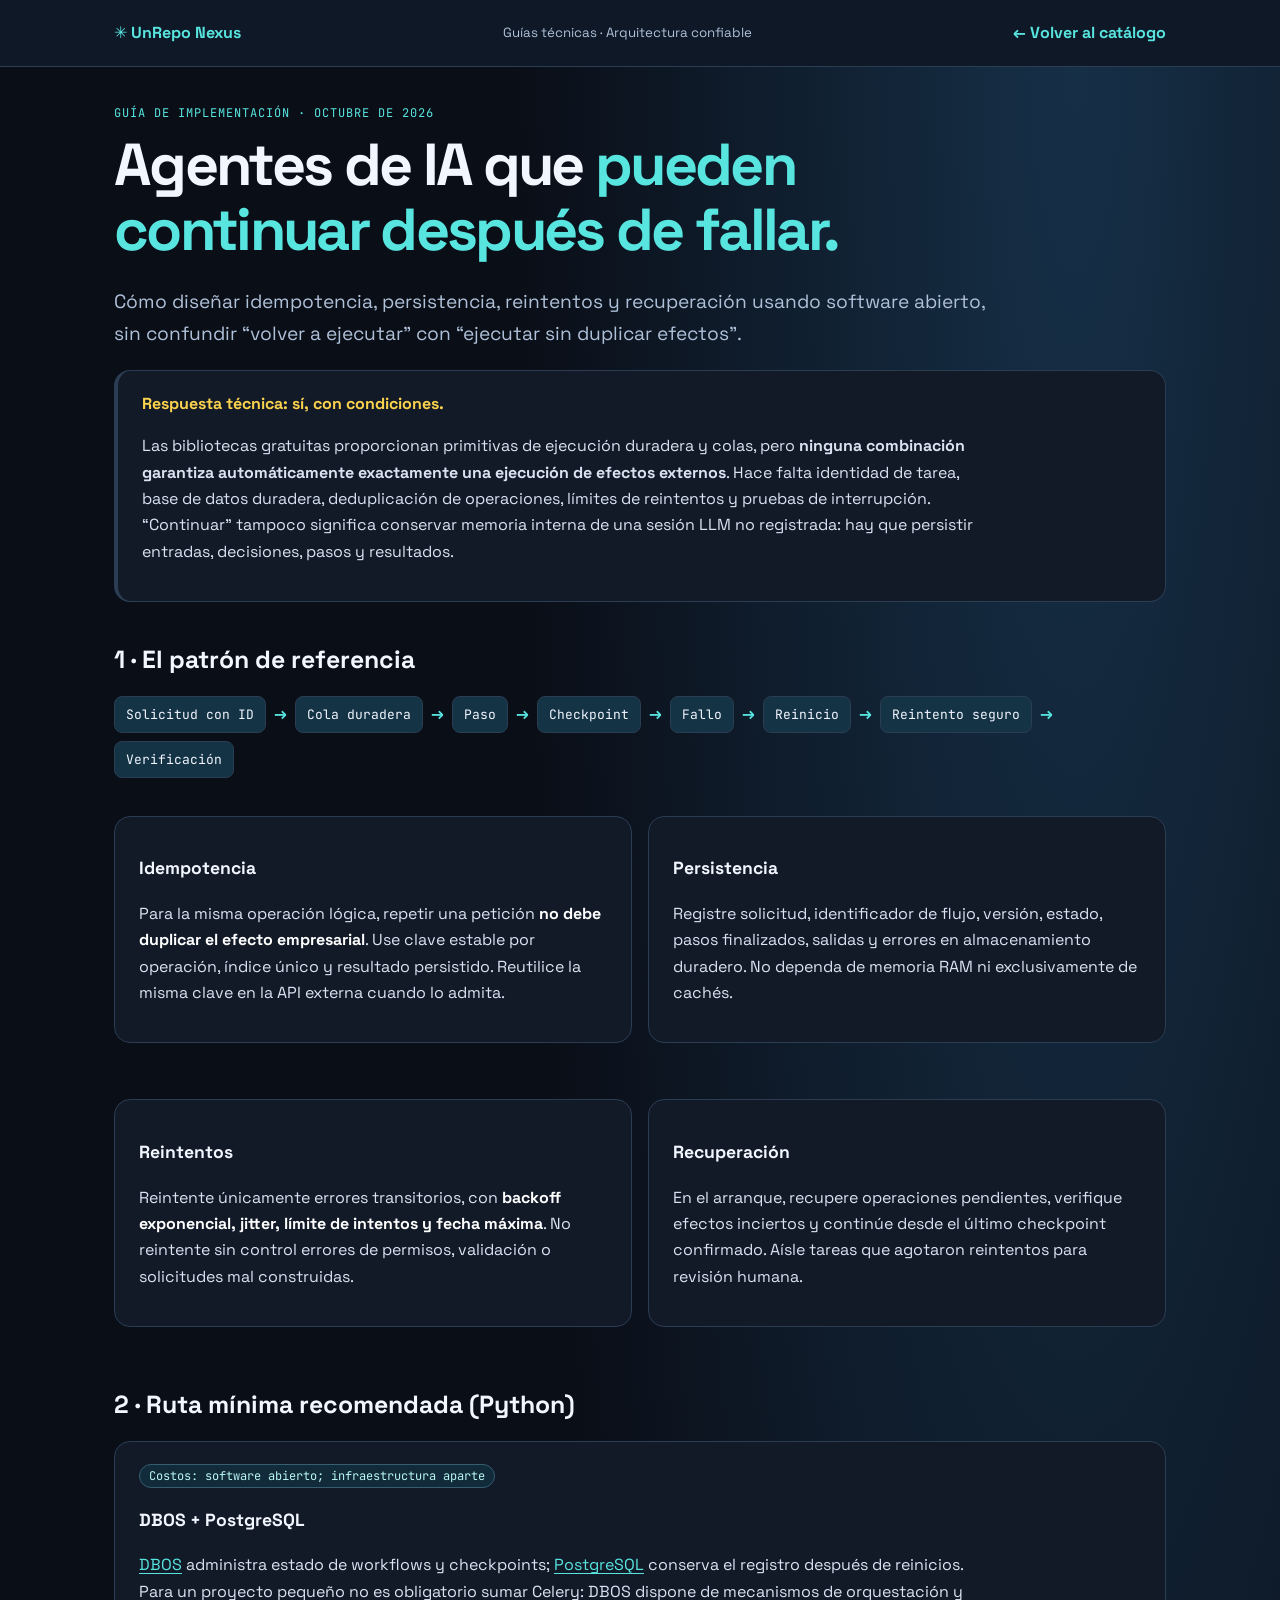
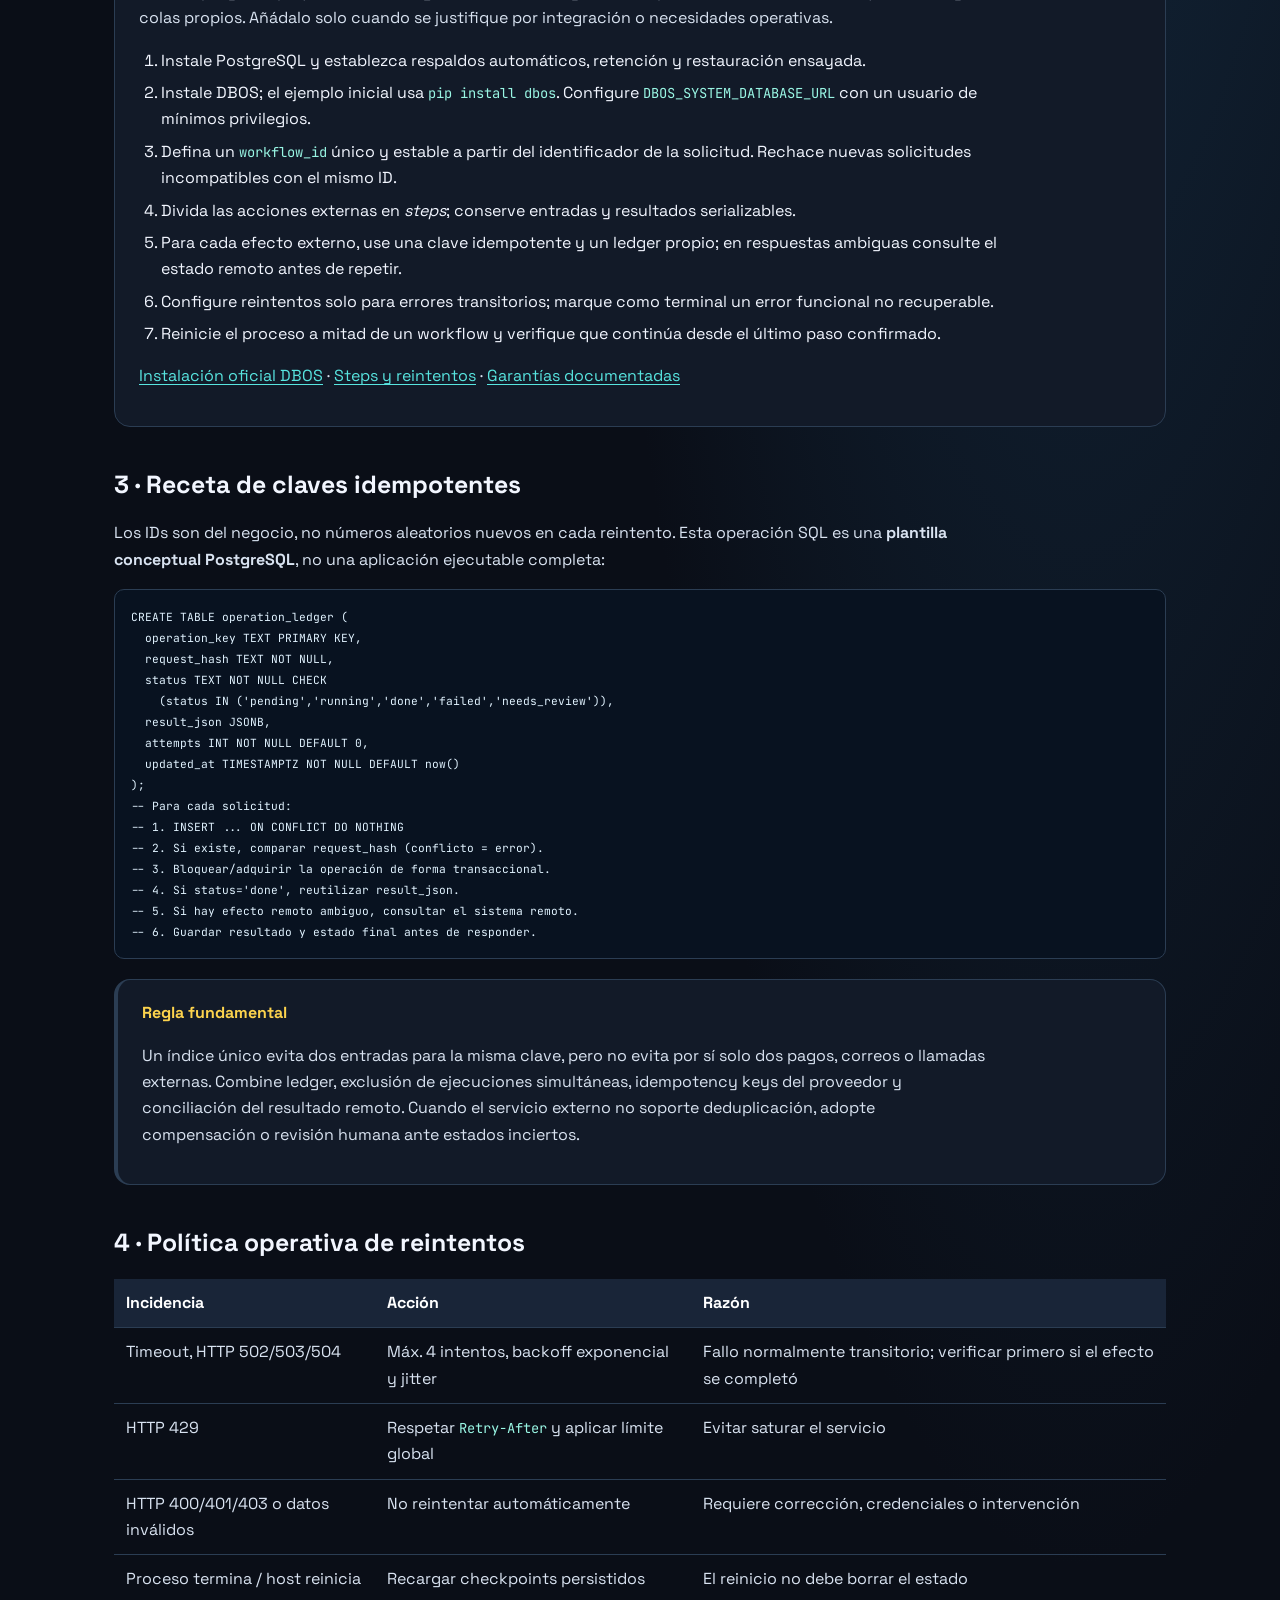
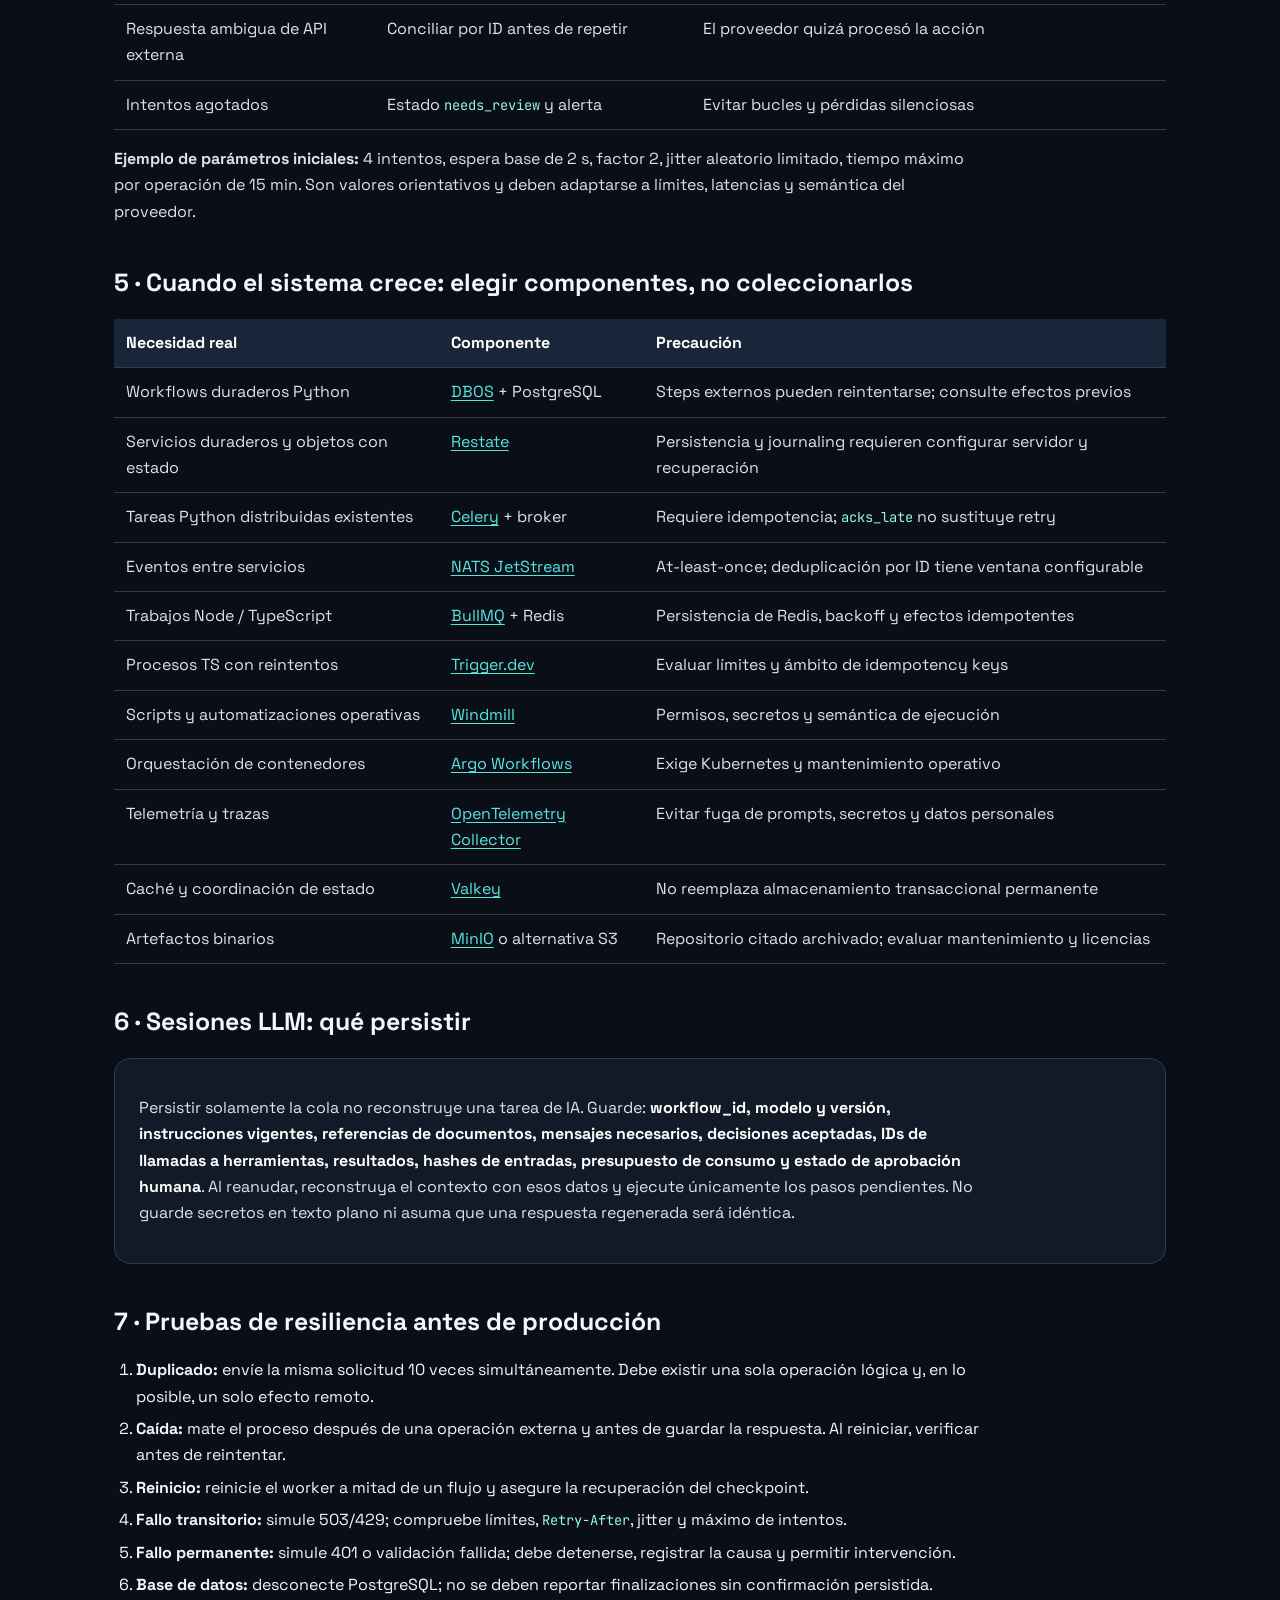
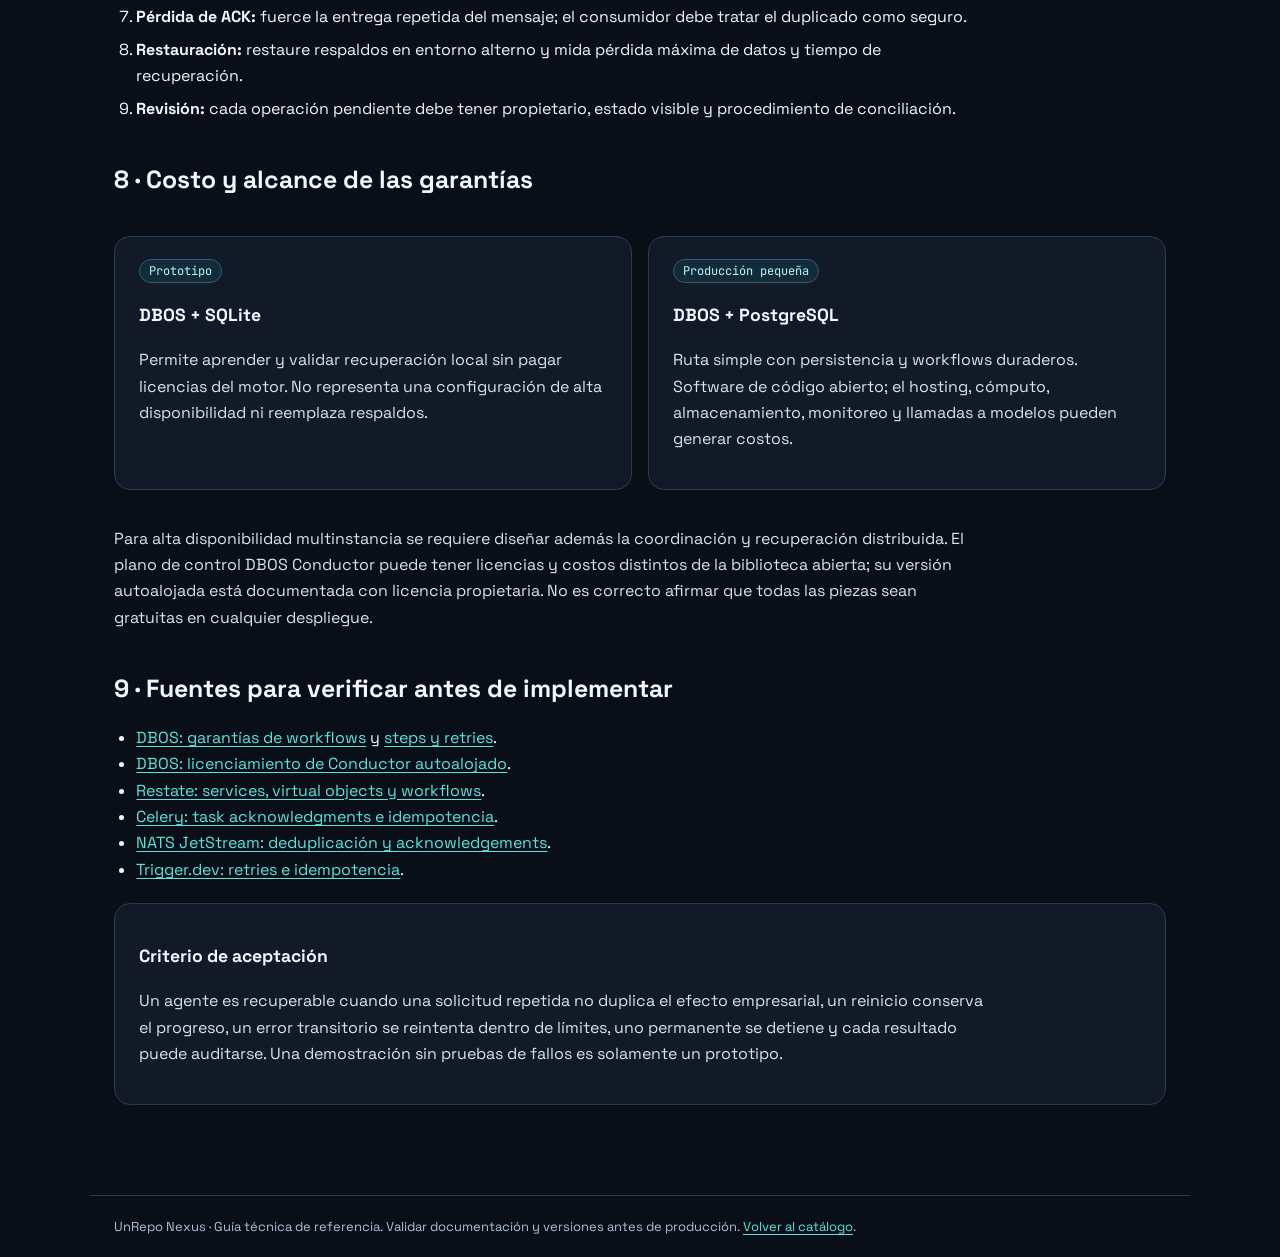
<file: resiliencia-agentes.html>
<!doctype html>
<html lang="es">
<head>
<meta charset="utf-8"><meta name="viewport" content="width=device-width, initial-scale=1">
<meta name="description" content="Guía práctica de idempotencia, persistencia y políticas de reintento para agentes IA resistentes a caídas, reinicios y fallos de herramientas.">
<title>Agentes resilientes · Guía de arquitectura | UnRepo Nexus</title>
<link rel="preconnect" href="https://fonts.googleapis.com"><link rel="preconnect" href="https://fonts.gstatic.com" crossorigin>
<link href="https://fonts.googleapis.com/css2?family=Space+Grotesk:wght@400;500;600;700&family=JetBrains+Mono:wght@400;500&display=swap" rel="stylesheet">
<style>
:root{color-scheme:dark;--bg:#090e1a;--surface:#131c2e;--surface2:#19243a;--line:#33445f;--text:#f1f5f9;--muted:#b4c3d9;--cyan:#67e8f9;--gold:#fcd34d}
*{box-sizing:border-box}body{margin:0;background:radial-gradient(circle at 100% 0,#14314a,transparent 36%),var(--bg);color:var(--text);font:16px/1.65 "Space Grotesk",system-ui,sans-serif}a{color:var(--cyan)}a:focus-visible,button:focus-visible{outline:3px solid var(--cyan);outline-offset:3px}header{border-bottom:1px solid var(--line);background:#0c1424}header>div,main,footer{max-width:1100px;margin:auto;padding:20px 24px}header>div{display:flex;gap:14px;align-items:center;justify-content:space-between;flex-wrap:wrap}header a{text-decoration:none;font-weight:700}header small{color:var(--muted)}main{padding-top:38px;padding-bottom:70px}h1{font-size:clamp(2rem,5vw,3.7rem);line-height:1.1;letter-spacing:-.05em;margin:12px 0 24px}h2{font-size:1.55rem;line-height:1.25;margin-top:42px}h3{font-size:1.1rem}p,li{max-width:85ch}p{color:#d9e3f1}ul,ol{padding-left:1.4rem}.eyebrow{font:12px "JetBrains Mono",monospace;letter-spacing:1px;text-transform:uppercase;color:var(--cyan)}.lead{font-size:1.2rem;color:#dbeafe;max-width:75ch}.panel{background:var(--surface);border:1px solid var(--line);border-radius:16px;padding:20px 24px;margin:20px 0}.panel strong{color:#fff}.grid{display:grid;grid-template-columns:repeat(2,minmax(0,1fr));gap:16px}.full{grid-column:1/-1}.tag{display:inline-block;padding:3px 9px;color:var(--cyan);border:1px solid #155e75;border-radius:20px;font:12px "JetBrains Mono",monospace}.warning{border-left:4px solid var(--gold)}.warning strong{color:var(--gold)}.pipeline{display:flex;flex-wrap:wrap;gap:8px;align-items:center;margin:18px 0}.pipeline span{padding:9px 11px;border:1px solid #296176;background:#10374b;border-radius:8px;font:13px "JetBrains Mono",monospace}.pipeline b{color:var(--cyan)}.step{padding:14px 0;border-bottom:1px solid var(--line)}.step:last-child{border:0}.step b{color:var(--cyan)}code,pre{font-family:"JetBrains Mono",monospace;font-size:.86em}code{color:#99f6e4}pre{background:#070d18;color:#e0f2fe;overflow-x:auto;border:1px solid var(--line);border-radius:10px;padding:16px;font-size:.82rem;line-height:1.6}pre code{color:inherit}.table-wrap{overflow:auto}table{border-collapse:collapse;width:100%;min-width:610px}th,td{text-align:left;padding:11px 12px;border-bottom:1px solid var(--line);vertical-align:top}th{background:var(--surface2);color:#fff}td{color:#d9e3f1}.checklist li{margin:6px 0}footer{border-top:1px solid var(--line);color:var(--muted);font-size:13px}summary{cursor:pointer;color:var(--cyan);font-weight:600}details{margin:14px 0}@media(max-width:700px){.grid{grid-template-columns:1fr}.panel{padding:16px}.full{grid-column:auto}}@media(prefers-reduced-motion:reduce){*{scroll-behavior:auto!important}}
</style>
<link rel="stylesheet" href="./assets/css/nexus-stage3.css">
<link rel="icon" type="image/png" href="./assets/social/unrepo-icon-2026.png"></head>
<body data-nexus-page="resilience">
<header><div><a href="./index.html">✳ UnRepo Nexus</a><small>Guías técnicas · Arquitectura confiable</small><a href="./index.html">← Volver al catálogo</a></div></header>
<main id="contenido">
<div class="eyebrow">Guía de implementación · Octubre de 2026</div>
<h1>Agentes de IA que <span style="color:var(--cyan)">pueden continuar después de fallar.</span></h1>
<p class="lead">Cómo diseñar idempotencia, persistencia, reintentos y recuperación usando software abierto, sin confundir “volver a ejecutar” con “ejecutar sin duplicar efectos”.</p>
<div class="panel warning"><strong>Respuesta técnica: sí, con condiciones.</strong><p>Las bibliotecas gratuitas proporcionan primitivas de ejecución duradera y colas, pero <b>ninguna combinación garantiza automáticamente exactamente una ejecución de efectos externos</b>. Hace falta identidad de tarea, base de datos duradera, deduplicación de operaciones, límites de reintentos y pruebas de interrupción. “Continuar” tampoco significa conservar memoria interna de una sesión LLM no registrada: hay que persistir entradas, decisiones, pasos y resultados.</p></div>
<h2>1 · El patrón de referencia</h2>
<div class="pipeline" aria-label="Flujo operativo"><span>Solicitud con ID</span><b>→</b><span>Cola duradera</span><b>→</b><span>Paso</span><b>→</b><span>Checkpoint</span><b>→</b><span>Fallo</span><b>→</b><span>Reinicio</span><b>→</b><span>Reintento seguro</span><b>→</b><span>Verificación</span></div>
<div class="grid">
<div class="panel"><h3>Idempotencia</h3><p>Para la misma operación lógica, repetir una petición <strong>no debe duplicar el efecto empresarial</strong>. Use clave estable por operación, índice único y resultado persistido. Reutilice la misma clave en la API externa cuando lo admita.</p></div>
<div class="panel"><h3>Persistencia</h3><p>Registre solicitud, identificador de flujo, versión, estado, pasos finalizados, salidas y errores en almacenamiento duradero. No dependa de memoria RAM ni exclusivamente de cachés.</p></div>
<div class="panel"><h3>Reintentos</h3><p>Reintente únicamente errores transitorios, con <strong>backoff exponencial, jitter, límite de intentos y fecha máxima</strong>. No reintente sin control errores de permisos, validación o solicitudes mal construidas.</p></div>
<div class="panel"><h3>Recuperación</h3><p>En el arranque, recupere operaciones pendientes, verifique efectos inciertos y continúe desde el último checkpoint confirmado. Aísle tareas que agotaron reintentos para revisión humana.</p></div>
</div>
<h2>2 · Ruta mínima recomendada (Python)</h2>
<div class="panel"><span class="tag">Costos: software abierto; infraestructura aparte</span><h3>DBOS + PostgreSQL</h3><p><a href="https://github.com/dbos-inc/dbos-transact-py">DBOS</a> administra estado de workflows y checkpoints; <a href="https://github.com/postgres/postgres">PostgreSQL</a> conserva el registro después de reinicios. Para un proyecto pequeño no es obligatorio sumar Celery: DBOS dispone de mecanismos de orquestación y colas propios. Añádalo solo cuando se justifique por integración o necesidades operativas.</p>
<ol class="checklist">
<li>Instale PostgreSQL y establezca respaldos automáticos, retención y restauración ensayada.</li>
<li>Instale DBOS; el ejemplo inicial usa <code>pip install dbos</code>. Configure <code>DBOS_SYSTEM_DATABASE_URL</code> con un usuario de mínimos privilegios.</li>
<li>Defina un <code>workflow_id</code> único y estable a partir del identificador de la solicitud. Rechace nuevas solicitudes incompatibles con el mismo ID.</li>
<li>Divida las acciones externas en <em>steps</em>; conserve entradas y resultados serializables.</li>
<li>Para cada efecto externo, use una clave idempotente y un ledger propio; en respuestas ambiguas consulte el estado remoto antes de repetir.</li>
<li>Configure reintentos solo para errores transitorios; marque como terminal un error funcional no recuperable.</li>
<li>Reinicie el proceso a mitad de un workflow y verifique que continúa desde el último paso confirmado.</li>
</ol>
<p><a href="https://docs.dbos.dev/python/integrating-dbos">Instalación oficial DBOS</a> · <a href="https://docs.dbos.dev/python/tutorials/step-tutorial">Steps y reintentos</a> · <a href="https://docs.dbos.dev/python/tutorials/workflow-tutorial">Garantías documentadas</a></p></div>
<h2>3 · Receta de claves idempotentes</h2>
<p>Los IDs son del negocio, no números aleatorios nuevos en cada reintento. Esta operación SQL es una <strong>plantilla conceptual PostgreSQL</strong>, no una aplicación ejecutable completa:</p>
<pre tabindex="0"><code>CREATE TABLE operation_ledger (
  operation_key TEXT PRIMARY KEY,
  request_hash TEXT NOT NULL,
  status TEXT NOT NULL CHECK
    (status IN ('pending','running','done','failed','needs_review')),
  result_json JSONB,
  attempts INT NOT NULL DEFAULT 0,
  updated_at TIMESTAMPTZ NOT NULL DEFAULT now()
);
-- Para cada solicitud:
-- 1. INSERT ... ON CONFLICT DO NOTHING
-- 2. Si existe, comparar request_hash (conflicto = error).
-- 3. Bloquear/adquirir la operación de forma transaccional.
-- 4. Si status='done', reutilizar result_json.
-- 5. Si hay efecto remoto ambiguo, consultar el sistema remoto.
-- 6. Guardar resultado y estado final antes de responder.</code></pre>
<div class="panel warning"><strong>Regla fundamental</strong><p>Un índice único evita dos entradas para la misma clave, pero no evita por sí solo dos pagos, correos o llamadas externas. Combine ledger, exclusión de ejecuciones simultáneas, idempotency keys del proveedor y conciliación del resultado remoto. Cuando el servicio externo no soporte deduplicación, adopte compensación o revisión humana ante estados inciertos.</p></div>
<h2>4 · Política operativa de reintentos</h2>
<div class="table-wrap" tabindex="0"><table><thead><tr><th>Incidencia</th><th>Acción</th><th>Razón</th></tr></thead><tbody>
<tr><td>Timeout, HTTP 502/503/504</td><td>Máx. 4 intentos, backoff exponencial y jitter</td><td>Fallo normalmente transitorio; verificar primero si el efecto se completó</td></tr>
<tr><td>HTTP 429</td><td>Respetar <code>Retry-After</code> y aplicar límite global</td><td>Evitar saturar el servicio</td></tr>
<tr><td>HTTP 400/401/403 o datos inválidos</td><td>No reintentar automáticamente</td><td>Requiere corrección, credenciales o intervención</td></tr>
<tr><td>Proceso termina / host reinicia</td><td>Recargar checkpoints persistidos</td><td>El reinicio no debe borrar el estado</td></tr>
<tr><td>Respuesta ambigua de API externa</td><td>Conciliar por ID antes de repetir</td><td>El proveedor quizá procesó la acción</td></tr>
<tr><td>Intentos agotados</td><td>Estado <code>needs_review</code> y alerta</td><td>Evitar bucles y pérdidas silenciosas</td></tr>
</tbody></table></div>
<p><strong>Ejemplo de parámetros iniciales:</strong> 4 intentos, espera base de 2 s, factor 2, jitter aleatorio limitado, tiempo máximo por operación de 15 min. Son valores orientativos y deben adaptarse a límites, latencias y semántica del proveedor.</p>
<h2>5 · Cuando el sistema crece: elegir componentes, no coleccionarlos</h2>
<div class="table-wrap" tabindex="0"><table><thead><tr><th>Necesidad real</th><th>Componente</th><th>Precaución</th></tr></thead><tbody>
<tr><td>Workflows duraderos Python</td><td><a href="https://github.com/dbos-inc/dbos-transact-py">DBOS</a> + PostgreSQL</td><td>Steps externos pueden reintentarse; consulte efectos previos</td></tr>
<tr><td>Servicios duraderos y objetos con estado</td><td><a href="https://github.com/restatedev/restate">Restate</a></td><td>Persistencia y journaling requieren configurar servidor y recuperación</td></tr>
<tr><td>Tareas Python distribuidas existentes</td><td><a href="https://github.com/celery/celery">Celery</a> + broker</td><td>Requiere idempotencia; <code>acks_late</code> no sustituye retry</td></tr>
<tr><td>Eventos entre servicios</td><td><a href="https://github.com/nats-io/nats-server">NATS JetStream</a></td><td>At-least-once; deduplicación por ID tiene ventana configurable</td></tr>
<tr><td>Trabajos Node / TypeScript</td><td><a href="https://github.com/taskforcesh/bullmq">BullMQ</a> + Redis</td><td>Persistencia de Redis, backoff y efectos idempotentes</td></tr>
<tr><td>Procesos TS con reintentos</td><td><a href="https://github.com/triggerdotdev/trigger.dev">Trigger.dev</a></td><td>Evaluar límites y ámbito de idempotency keys</td></tr>
<tr><td>Scripts y automatizaciones operativas</td><td><a href="https://github.com/windmill-labs/windmill">Windmill</a></td><td>Permisos, secretos y semántica de ejecución</td></tr>
<tr><td>Orquestación de contenedores</td><td><a href="https://github.com/argoproj/argo-workflows">Argo Workflows</a></td><td>Exige Kubernetes y mantenimiento operativo</td></tr>
<tr><td>Telemetría y trazas</td><td><a href="https://github.com/open-telemetry/opentelemetry-collector">OpenTelemetry Collector</a></td><td>Evitar fuga de prompts, secretos y datos personales</td></tr>
<tr><td>Caché y coordinación de estado</td><td><a href="https://github.com/valkey-io/valkey">Valkey</a></td><td>No reemplaza almacenamiento transaccional permanente</td></tr>
<tr><td>Artefactos binarios</td><td><a href="https://github.com/minio/minio">MinIO</a> o alternativa S3</td><td>Repositorio citado archivado; evaluar mantenimiento y licencias</td></tr>
</tbody></table></div>
<h2>6 · Sesiones LLM: qué persistir</h2>
<div class="panel"><p>Persistir solamente la cola no reconstruye una tarea de IA. Guarde: <strong>workflow_id, modelo y versión, instrucciones vigentes, referencias de documentos, mensajes necesarios, decisiones aceptadas, IDs de llamadas a herramientas, resultados, hashes de entradas, presupuesto de consumo y estado de aprobación humana</strong>. Al reanudar, reconstruya el contexto con esos datos y ejecute únicamente los pasos pendientes. No guarde secretos en texto plano ni asuma que una respuesta regenerada será idéntica.</p></div>
<h2>7 · Pruebas de resiliencia antes de producción</h2>
<ol class="checklist">
<li><strong>Duplicado:</strong> envíe la misma solicitud 10 veces simultáneamente. Debe existir una sola operación lógica y, en lo posible, un solo efecto remoto.</li>
<li><strong>Caída:</strong> mate el proceso después de una operación externa y antes de guardar la respuesta. Al reiniciar, verificar antes de reintentar.</li>
<li><strong>Reinicio:</strong> reinicie el worker a mitad de un flujo y asegure la recuperación del checkpoint.</li>
<li><strong>Fallo transitorio:</strong> simule 503/429; compruebe límites, <code>Retry-After</code>, jitter y máximo de intentos.</li>
<li><strong>Fallo permanente:</strong> simule 401 o validación fallida; debe detenerse, registrar la causa y permitir intervención.</li>
<li><strong>Base de datos:</strong> desconecte PostgreSQL; no se deben reportar finalizaciones sin confirmación persistida.</li>
<li><strong>Pérdida de ACK:</strong> fuerce la entrega repetida del mensaje; el consumidor debe tratar el duplicado como seguro.</li>
<li><strong>Restauración:</strong> restaure respaldos en entorno alterno y mida pérdida máxima de datos y tiempo de recuperación.</li>
<li><strong>Revisión:</strong> cada operación pendiente debe tener propietario, estado visible y procedimiento de conciliación.</li>
</ol>
<h2>8 · Costo y alcance de las garantías</h2>
<div class="grid"><div class="panel"><span class="tag">Prototipo</span><h3>DBOS + SQLite</h3><p>Permite aprender y validar recuperación local sin pagar licencias del motor. No representa una configuración de alta disponibilidad ni reemplaza respaldos.</p></div>
<div class="panel"><span class="tag">Producción pequeña</span><h3>DBOS + PostgreSQL</h3><p>Ruta simple con persistencia y workflows duraderos. Software de código abierto; el hosting, cómputo, almacenamiento, monitoreo y llamadas a modelos pueden generar costos.</p></div></div>
<p>Para alta disponibilidad multinstancia se requiere diseñar además la coordinación y recuperación distribuida. El plano de control DBOS Conductor puede tener licencias y costos distintos de la biblioteca abierta; su versión autoalojada está documentada con licencia propietaria. No es correcto afirmar que todas las piezas sean gratuitas en cualquier despliegue.</p>
<h2>9 · Fuentes para verificar antes de implementar</h2>
<ul>
<li><a href="https://docs.dbos.dev/python/tutorials/workflow-tutorial">DBOS: garantías de workflows</a> y <a href="https://docs.dbos.dev/python/tutorials/step-tutorial">steps y retries</a>.</li>
<li><a href="https://docs.dbos.dev/conductor/self-hosting/hosting-conductor">DBOS: licenciamiento de Conductor autoalojado</a>.</li>
<li><a href="https://docs.restate.dev/concepts/services/">Restate: services, virtual objects y workflows</a>.</li>
<li><a href="https://github.com/celery/celery/blob/main/docs/userguide/tasks.rst">Celery: task acknowledgments e idempotencia</a>.</li>
<li><a href="https://github.com/nats-io/nats.docs/blob/master/using-nats/jetstream/model_deep_dive.md">NATS JetStream: deduplicación y acknowledgements</a>.</li>
<li><a href="https://github.com/triggerdotdev/trigger.dev/blob/main/rules/4.0.0/advanced-tasks.md">Trigger.dev: retries e idempotencia</a>.</li>
</ul>
<div class="panel"><h3>Criterio de aceptación</h3><p>Un agente es recuperable cuando una solicitud repetida no duplica el efecto empresarial, un reinicio conserva el progreso, un error transitorio se reintenta dentro de límites, uno permanente se detiene y cada resultado puede auditarse. Una demostración sin pruebas de fallos es solamente un prototipo.</p></div>
</main>
<footer>UnRepo Nexus · Guía técnica de referencia. Validar documentación y versiones antes de producción. <a href="./index.html">Volver al catálogo</a>.</footer>
</body></html>
</file>
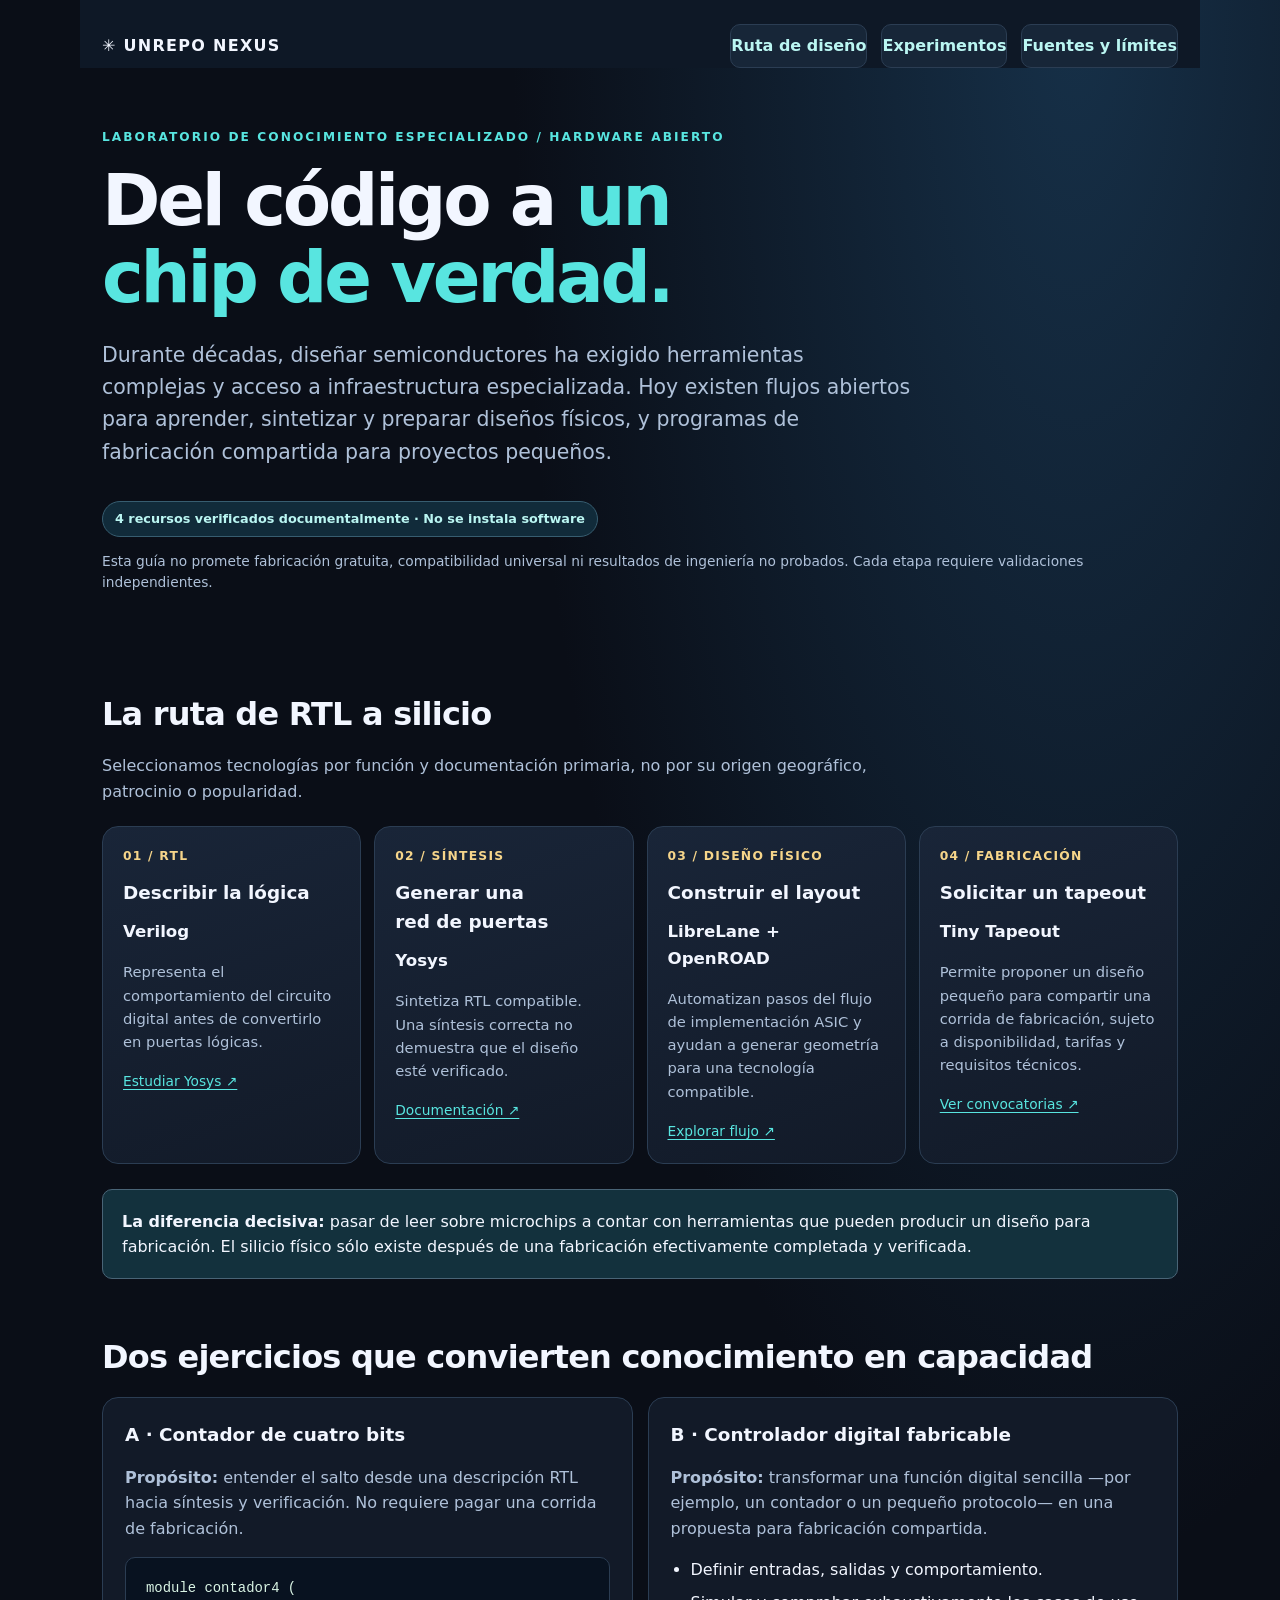
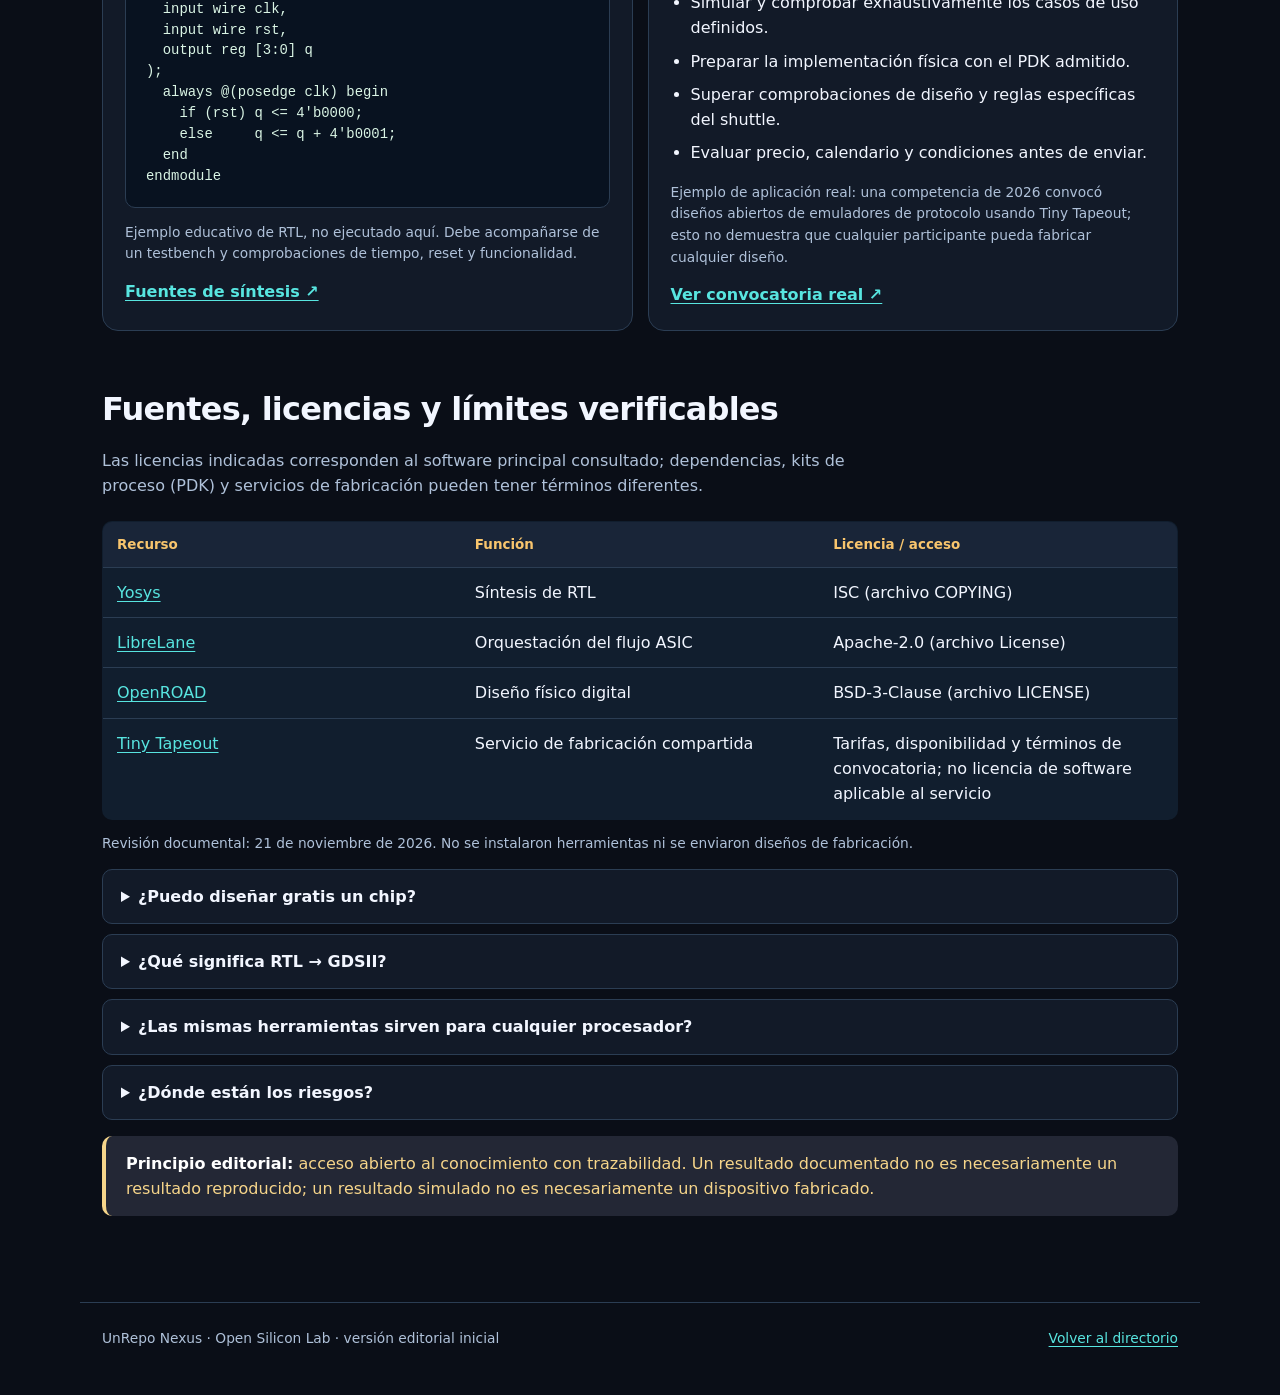
<file: silicon-lab.html>
<!doctype html>
<html lang="es">
<head>
<meta charset="utf-8">
<meta name="viewport" content="width=device-width,initial-scale=1">
<meta name="color-scheme" content="dark">
<title>Open Silicon Lab | UnRepo Nexus</title>
<meta name="description" content="Ruta abierta para comprender el diseño de chips: RTL, síntesis, diseño físico y fabricación compartida. Herramientas, evidencia, límites y casos reales.">
<link rel="canonical" href="https://tuconsultor.github.io/UnRepo/silicon-lab.html">
<style>
:root{color-scheme:dark;--bg:#09101b;--surface:#121f31;--surface2:#192c40;--border:#36536b;--ink:#f2f7ff;--muted:#bfcee0;--cyan:#67e8f9;--accent:#f8c56d;--good:#86efac}
*{box-sizing:border-box}html{scroll-behavior:smooth}body{margin:0;background:radial-gradient(ellipse at 80% 0,#133e4d 0,transparent 38%),var(--bg);font:16px/1.58 system-ui,-apple-system,"Segoe UI",sans-serif;color:var(--ink)}a{color:var(--cyan)}a:focus-visible,summary:focus-visible{outline:3px solid var(--cyan);outline-offset:4px}header,main,footer{max-width:1120px;margin:auto;padding-left:22px;padding-right:22px}header{padding-top:24px;display:flex;gap:18px;align-items:center;justify-content:space-between;flex-wrap:wrap}.brand{font-weight:800;letter-spacing:.08em;text-decoration:none}.topnav{display:flex;gap:14px;flex-wrap:wrap}.topnav a{text-decoration:none;color:var(--muted);font-weight:600}main{padding-top:45px;padding-bottom:70px}.eyebrow{color:var(--accent);font-size:.76rem;text-transform:uppercase;letter-spacing:.17em;font-weight:750}h1{font-size:clamp(2.2rem,5.5vw,4.7rem);line-height:1.06;letter-spacing:-.055em;max-width:860px;margin:16px 0 22px}h1 span{color:var(--cyan)}.lead{font-size:clamp(1rem,1.6vw,1.3rem);color:#d1dfed;max-width:810px}.hero{padding:15px 0 28px}.hero-tag{display:inline-block;border:1px solid #376d83;background:#123448;border-radius:99px;padding:7px 12px;color:#a7edff;font-size:.8rem;font-weight:650;margin-top:12px}.section{margin-top:53px}h2{font-size:clamp(1.35rem,2.5vw,2rem);letter-spacing:-.025em;margin:0 0 14px}h3{font-size:1.15rem;margin:0 0 12px}.sub{color:var(--muted);margin:0 0 22px;max-width:780px}.flow{display:grid;grid-template-columns:repeat(4,minmax(0,1fr));gap:13px}.step{border:1px solid var(--border);border-radius:16px;background:linear-gradient(155deg,var(--surface2),var(--surface));padding:20px;min-width:0}.num{display:block;color:var(--accent);font-size:.77rem;letter-spacing:.1em;font-weight:850;margin-bottom:12px}.step p{color:var(--muted);font-size:.92rem}.step strong{font-size:1.04rem}.step a{font-size:.86rem}.pair{display:grid;grid-template-columns:repeat(2,minmax(0,1fr));gap:15px}.panel{border:1px solid var(--border);background:var(--surface);border-radius:15px;padding:22px}.panel p{color:var(--muted)}.panel ul{padding-left:20px}.panel li{margin:8px 0}.panel a{font-weight:700}.ribbon{border-left:4px solid var(--accent);background:#232735;padding:15px 20px;border-radius:0 12px 12px 0;color:#f9e8c5}.ribbon strong{color:#fff}pre{padding:20px;border-radius:12px;border:1px solid #34516d;background:#071323;color:#daf5e5;overflow-x:auto;font-size:.87rem;line-height:1.5}code{font-family:ui-monospace,Consolas,monospace}.facts{width:100%;border-collapse:collapse;border:1px solid var(--border);background:#111e2e;border-radius:10px;overflow:hidden}.facts th,.facts td{padding:12px 14px;border-bottom:1px solid #34516d;text-align:left;vertical-align:top}.facts th{color:var(--accent);font-size:.84rem}.facts tr:last-child td{border-bottom:0}.faq details{border:1px solid var(--border);border-radius:10px;background:var(--surface);margin:10px 0;padding:14px 18px}.faq summary{cursor:pointer;font-weight:700}.faq details p{color:var(--muted)}.small{font-size:.86rem;color:var(--muted)}.callout{border:1px solid #2d6f72;background:#13313d;padding:19px;border-radius:12px;margin-top:25px}footer{border-top:1px solid var(--border);padding-top:25px;padding-bottom:45px;font-size:.86rem;color:var(--muted);display:flex;justify-content:space-between;gap:18px;flex-wrap:wrap}
@media(max-width:820px){.flow{grid-template-columns:repeat(2,minmax(0,1fr))}}@media(max-width:580px){.flow,.pair{grid-template-columns:1fr}.facts{font-size:.86rem}.facts th,.facts td{padding:9px}main{padding-top:25px}}@media(prefers-reduced-motion:reduce){html{scroll-behavior:auto}}
</style>
<link rel="stylesheet" href="./assets/css/nexus-stage3.css">
<link rel="icon" type="image/png" href="./assets/social/unrepo-icon-2026.png"></head>
<body data-nexus-page="silicon">
<a href="#contenido" style="position:absolute;left:-9999px;top:0" onfocus="this.style.left='12px'" onblur="this.style.left='-9999px'">Saltar al contenido</a>
<header><a class="brand" href="./index.html">✳ UNREPO NEXUS</a><nav class="topnav" aria-label="Navegación del laboratorio"><a href="#ruta">Ruta de diseño</a><a href="#experimentos">Experimentos</a><a href="#fuentes">Fuentes y límites</a></nav></header>
<main id="contenido">
<section class="hero">
<div class="eyebrow">Laboratorio de conocimiento especializado / Hardware abierto</div>
<h1>Del código a <span>un chip de verdad.</span></h1>
<p class="lead">Durante décadas, diseñar semiconductores ha exigido herramientas complejas y acceso a infraestructura especializada. Hoy existen flujos abiertos para aprender, sintetizar y preparar diseños físicos, y programas de fabricación compartida para proyectos pequeños.</p>
<span class="hero-tag">4 recursos verificados documentalmente · No se instala software</span>
<p class="small">Esta guía no promete fabricación gratuita, compatibilidad universal ni resultados de ingeniería no probados. Cada etapa requiere validaciones independientes.</p>
</section>
<section class="section" id="ruta" aria-labelledby="ruta-titulo">
<h2 id="ruta-titulo">La ruta de RTL a silicio</h2>
<p class="sub">Seleccionamos tecnologías por función y documentación primaria, no por su origen geográfico, patrocinio o popularidad.</p>
<div class="flow">
<article class="step"><span class="num">01 / RTL</span><h3>Describir la lógica</h3><strong>Verilog</strong><p>Representa el comportamiento del circuito digital antes de convertirlo en puertas lógicas.</p><a href="https://github.com/YosysHQ/yosys" target="_blank" rel="noopener noreferrer">Estudiar Yosys ↗</a></article>
<article class="step"><span class="num">02 / SÍNTESIS</span><h3>Generar una red de puertas</h3><strong>Yosys</strong><p>Sintetiza RTL compatible. Una síntesis correcta no demuestra que el diseño esté verificado.</p><a href="https://yosyshq.readthedocs.io/projects/yosys" target="_blank" rel="noopener noreferrer">Documentación ↗</a></article>
<article class="step"><span class="num">03 / DISEÑO FÍSICO</span><h3>Construir el layout</h3><strong>LibreLane + OpenROAD</strong><p>Automatizan pasos del flujo de implementación ASIC y ayudan a generar geometría para una tecnología compatible.</p><a href="https://librelane.readthedocs.io/en/stable/" target="_blank" rel="noopener noreferrer">Explorar flujo ↗</a></article>
<article class="step"><span class="num">04 / FABRICACIÓN</span><h3>Solicitar un tapeout</h3><strong>Tiny Tapeout</strong><p>Permite proponer un diseño pequeño para compartir una corrida de fabricación, sujeto a disponibilidad, tarifas y requisitos técnicos.</p><a href="https://www.tinytapeout.com/chips/" target="_blank" rel="noopener noreferrer">Ver convocatorias ↗</a></article>
</div>
<div class="callout"><strong>La diferencia decisiva:</strong> pasar de leer sobre microchips a contar con herramientas que pueden producir un diseño para fabricación. El silicio físico sólo existe después de una fabricación efectivamente completada y verificada.</div>
</section>
<section class="section" id="experimentos" aria-labelledby="experiment-title">
<h2 id="experiment-title">Dos ejercicios que convierten conocimiento en capacidad</h2>
<div class="pair">
<article class="panel"><h3>A · Contador de cuatro bits</h3><p><strong>Propósito:</strong> entender el salto desde una descripción RTL hacia síntesis y verificación. No requiere pagar una corrida de fabricación.</p>
<pre><code>module contador4 (
  input wire clk,
  input wire rst,
  output reg [3:0] q
);
  always @(posedge clk) begin
    if (rst) q &lt;= 4'b0000;
    else     q &lt;= q + 4'b0001;
  end
endmodule</code></pre>
<p class="small">Ejemplo educativo de RTL, no ejecutado aquí. Debe acompañarse de un testbench y comprobaciones de tiempo, reset y funcionalidad.</p><a href="https://github.com/YosysHQ/yosys" target="_blank" rel="noopener noreferrer">Fuentes de síntesis ↗</a></article>
<article class="panel"><h3>B · Controlador digital fabricable</h3><p><strong>Propósito:</strong> transformar una función digital sencilla —por ejemplo, un contador o un pequeño protocolo— en una propuesta para fabricación compartida.</p><ul>
<li>Definir entradas, salidas y comportamiento.</li>
<li>Simular y comprobar exhaustivamente los casos de uso definidos.</li>
<li>Preparar la implementación física con el PDK admitido.</li>
<li>Superar comprobaciones de diseño y reglas específicas del shuttle.</li>
<li>Evaluar precio, calendario y condiciones antes de enviar.</li></ul>
<p class="small">Ejemplo de aplicación real: una competencia de 2026 convocó diseños abiertos de emuladores de protocolo usando Tiny Tapeout; esto no demuestra que cualquier participante pueda fabricar cualquier diseño.</p><a href="https://blog.janestreet.com/protocol-emulator-asic-competition/" target="_blank" rel="noopener noreferrer">Ver convocatoria real ↗</a></article>
</div>
</section>
<section class="section" id="fuentes" aria-labelledby="fuentes-titulo">
<h2 id="fuentes-titulo">Fuentes, licencias y límites verificables</h2>
<p class="sub">Las licencias indicadas corresponden al software principal consultado; dependencias, kits de proceso (PDK) y servicios de fabricación pueden tener términos diferentes.</p>
<table class="facts"><thead><tr><th>Recurso</th><th>Función</th><th>Licencia / acceso</th></tr></thead><tbody>
<tr><td><a href="https://github.com/YosysHQ/yosys">Yosys</a></td><td>Síntesis de RTL</td><td>ISC (archivo COPYING)</td></tr>
<tr><td><a href="https://github.com/librelane/librelane">LibreLane</a></td><td>Orquestación del flujo ASIC</td><td>Apache-2.0 (archivo License)</td></tr>
<tr><td><a href="https://github.com/The-OpenROAD-Project/OpenROAD">OpenROAD</a></td><td>Diseño físico digital</td><td>BSD-3-Clause (archivo LICENSE)</td></tr>
<tr><td><a href="https://www.tinytapeout.com/">Tiny Tapeout</a></td><td>Servicio de fabricación compartida</td><td>Tarifas, disponibilidad y términos de convocatoria; no licencia de software aplicable al servicio</td></tr>
</tbody></table>
<p class="small">Revisión documental: 21 de noviembre de 2026. No se instalaron herramientas ni se enviaron diseños de fabricación.</p>
<div class="faq" aria-label="Preguntas críticas">
<details><summary>¿Puedo diseñar gratis un chip?</summary><p>El código y las herramientas indicadas pueden descargarse conforme a sus licencias. Eso no elimina costos de cómputo, aprendizaje, kits de proceso, producción, ensamblaje ni envío. La fabricación debe cotizarse.</p></details>
<details><summary>¿Qué significa RTL → GDSII?</summary><p>Es un flujo de ingeniería que transforma una descripción del circuito digital en información geométrica para fabricación. Requiere bibliotecas de proceso, reglas de diseño, restricciones y verificación; generar archivos no demuestra que un chip vaya a funcionar.</p></details>
<details><summary>¿Las mismas herramientas sirven para cualquier procesador?</summary><p>No. Dependen de la complejidad, tecnología, bibliotecas, licencias, PDK, restricciones y recursos. Un diseño pequeño de aprendizaje es muy distinto de un procesador de última generación.</p></details>
<details><summary>¿Dónde están los riesgos?</summary><p>Especificaciones incompletas, errores de lógica, problemas de reloj, restricciones físicas, violaciones DRC/LVS, incompatibilidad de PDK, costos, calendarios y posibles restricciones de exportación o acceso. Se documentan como límites verificables, no como juicios sobre quién debería estudiar la tecnología.</p></details>
</div>
<p class="ribbon"><strong>Principio editorial:</strong> acceso abierto al conocimiento con trazabilidad. Un resultado documentado no es necesariamente un resultado reproducido; un resultado simulado no es necesariamente un dispositivo fabricado.</p>
</section>
</main>
<footer><span>UnRepo Nexus · Open Silicon Lab · versión editorial inicial</span><a href="./index.html">Volver al directorio</a></footer>
</body>
</html>
</file>
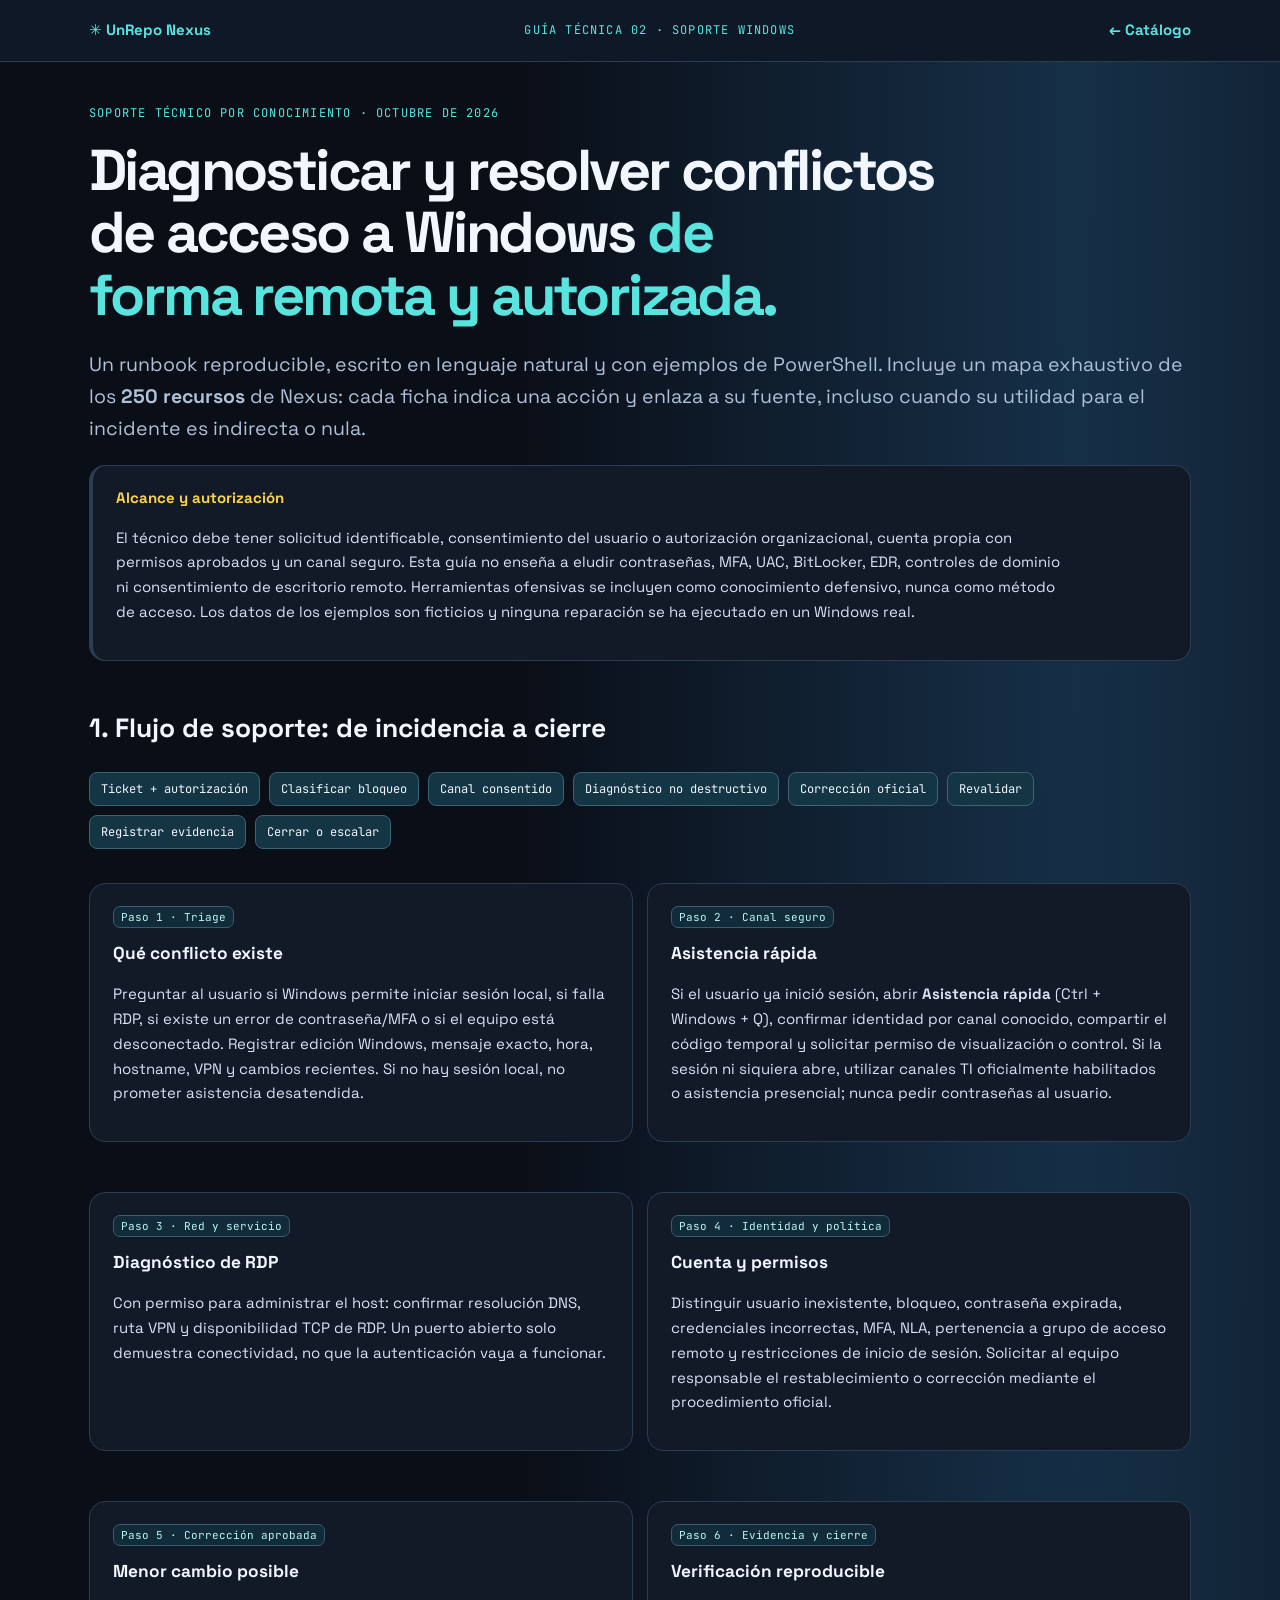
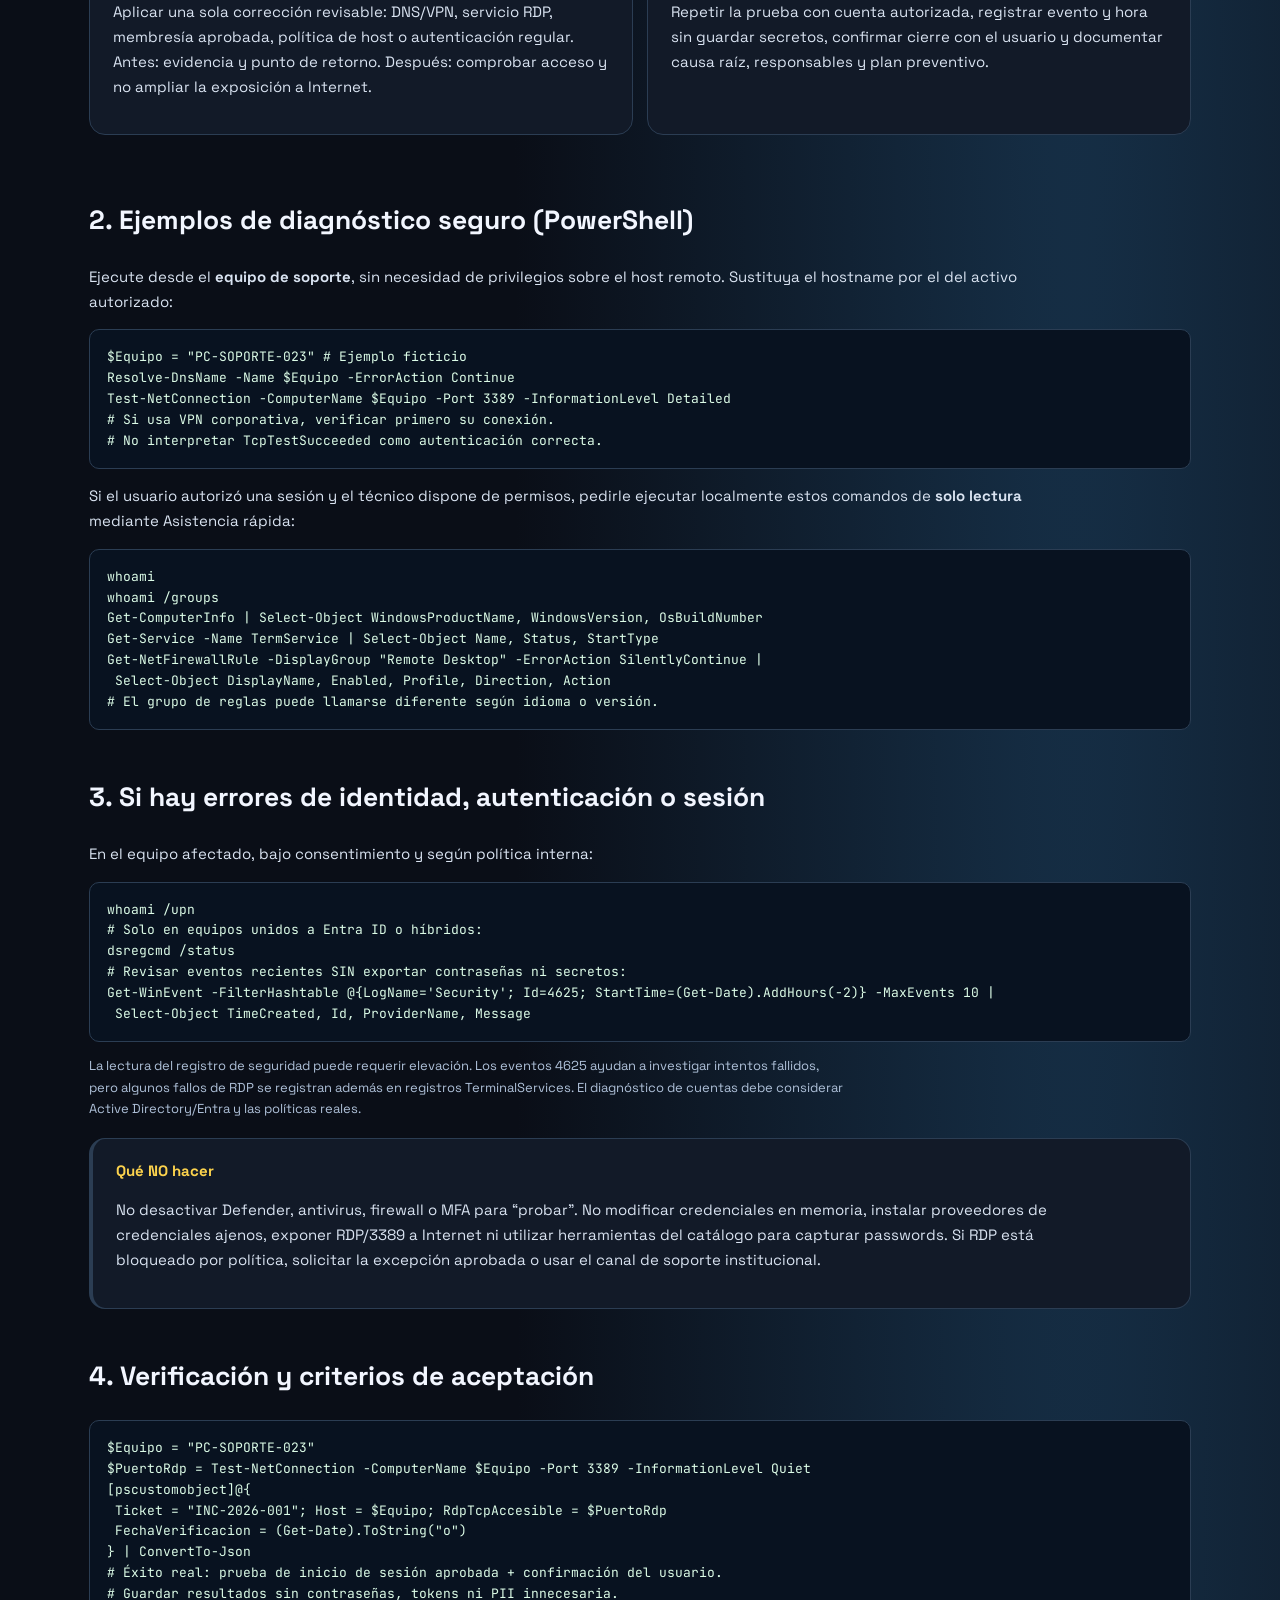
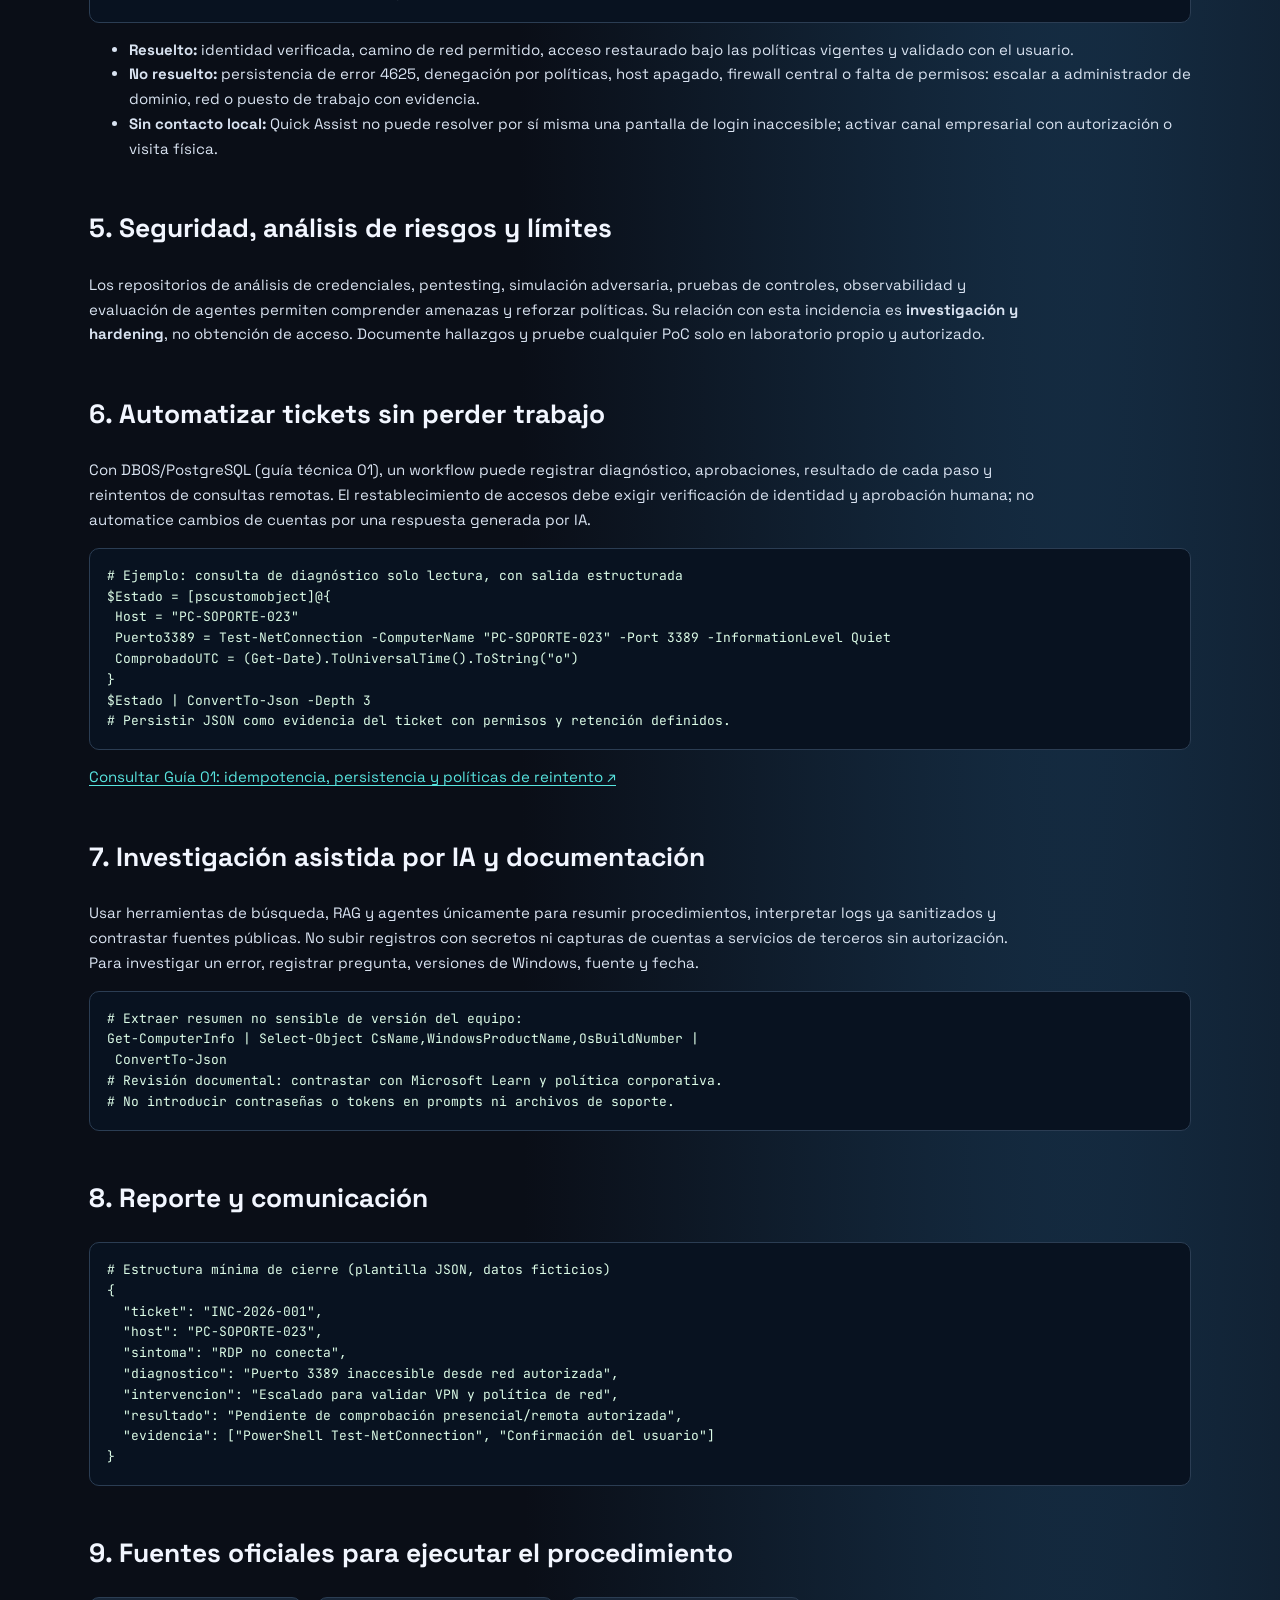
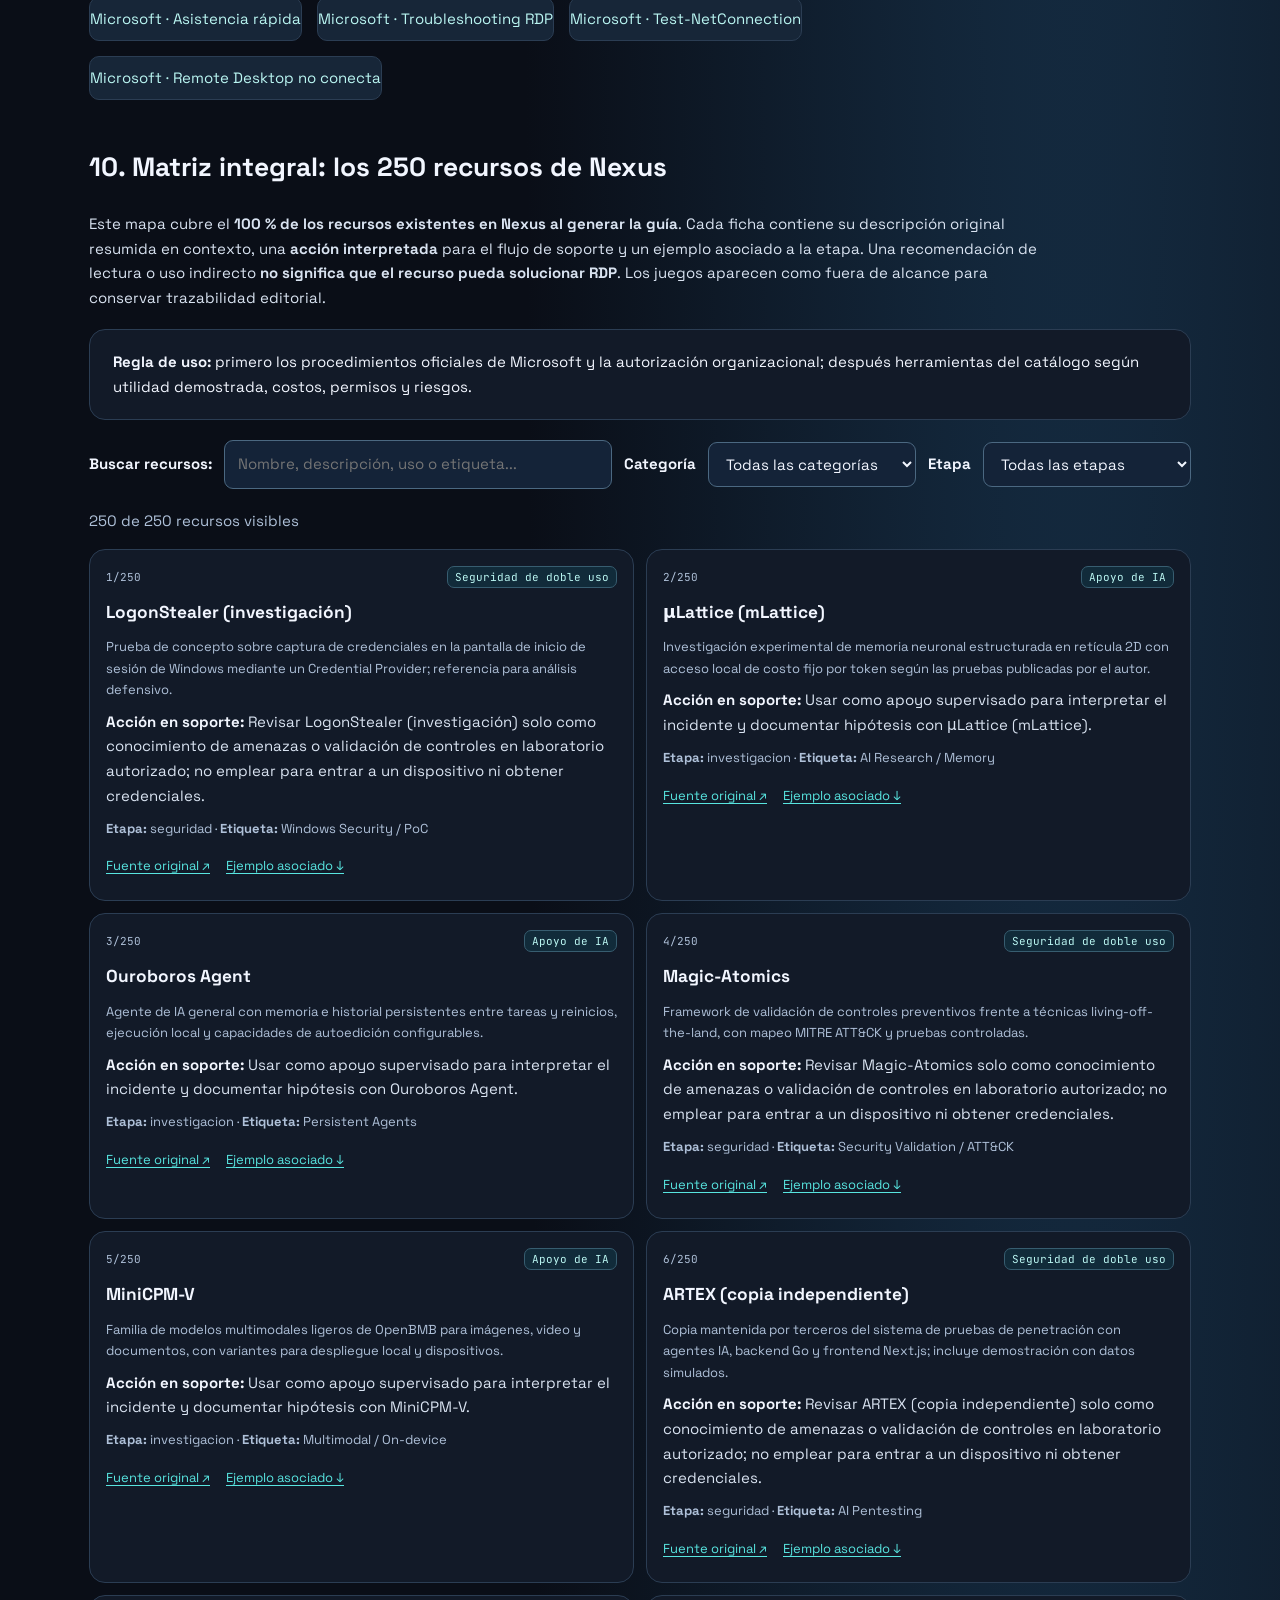
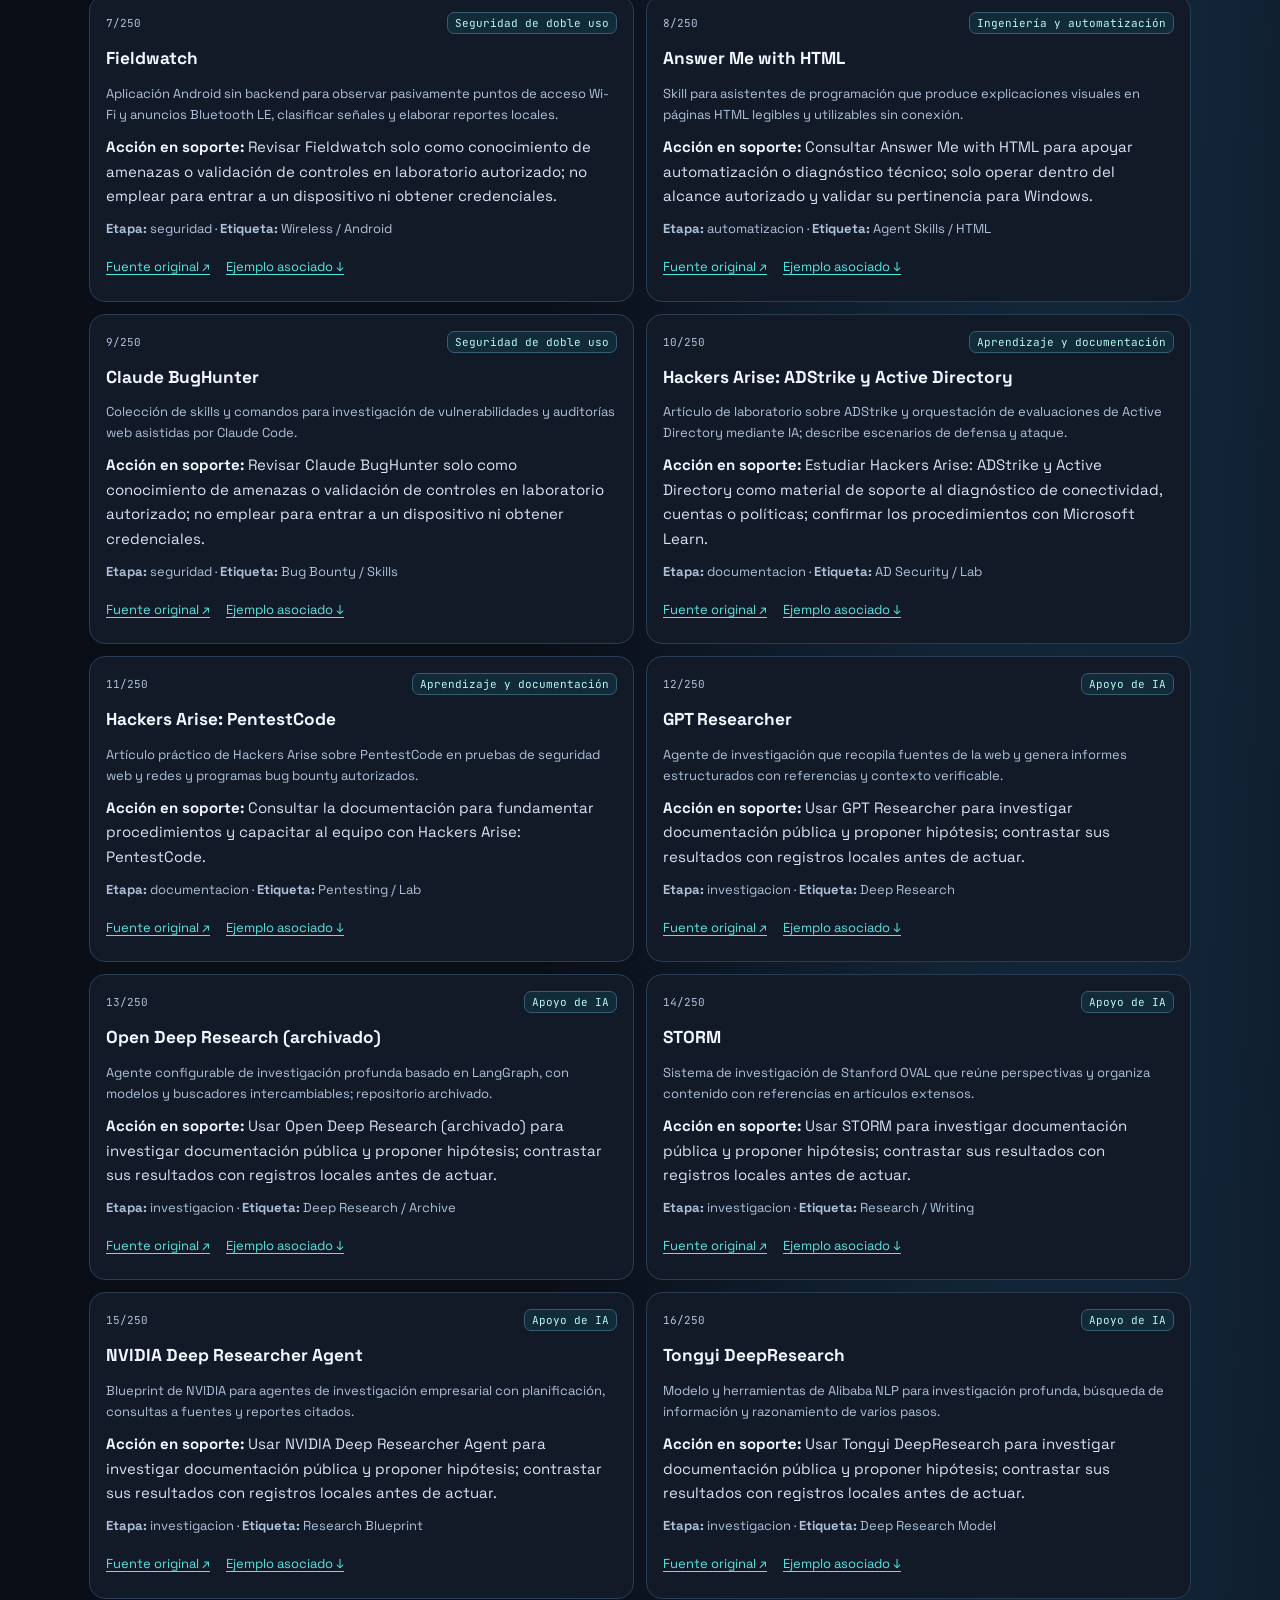
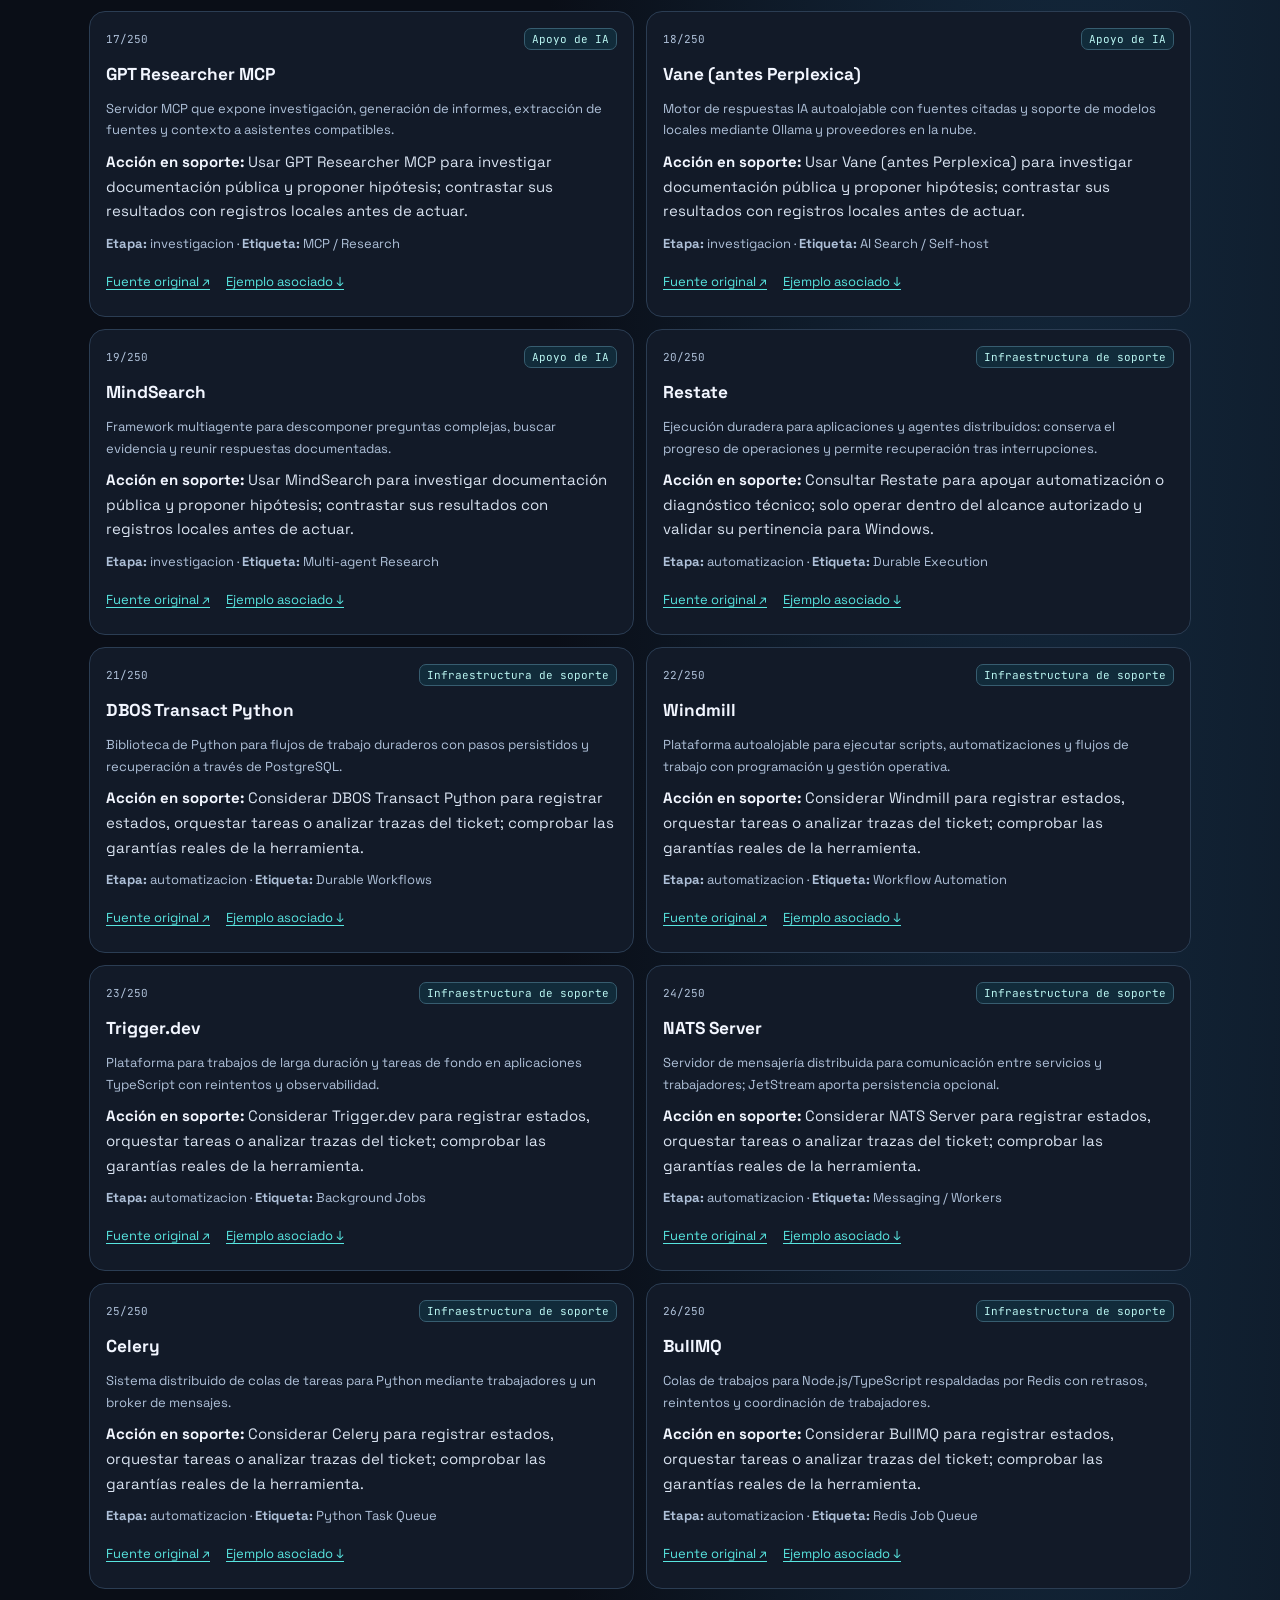
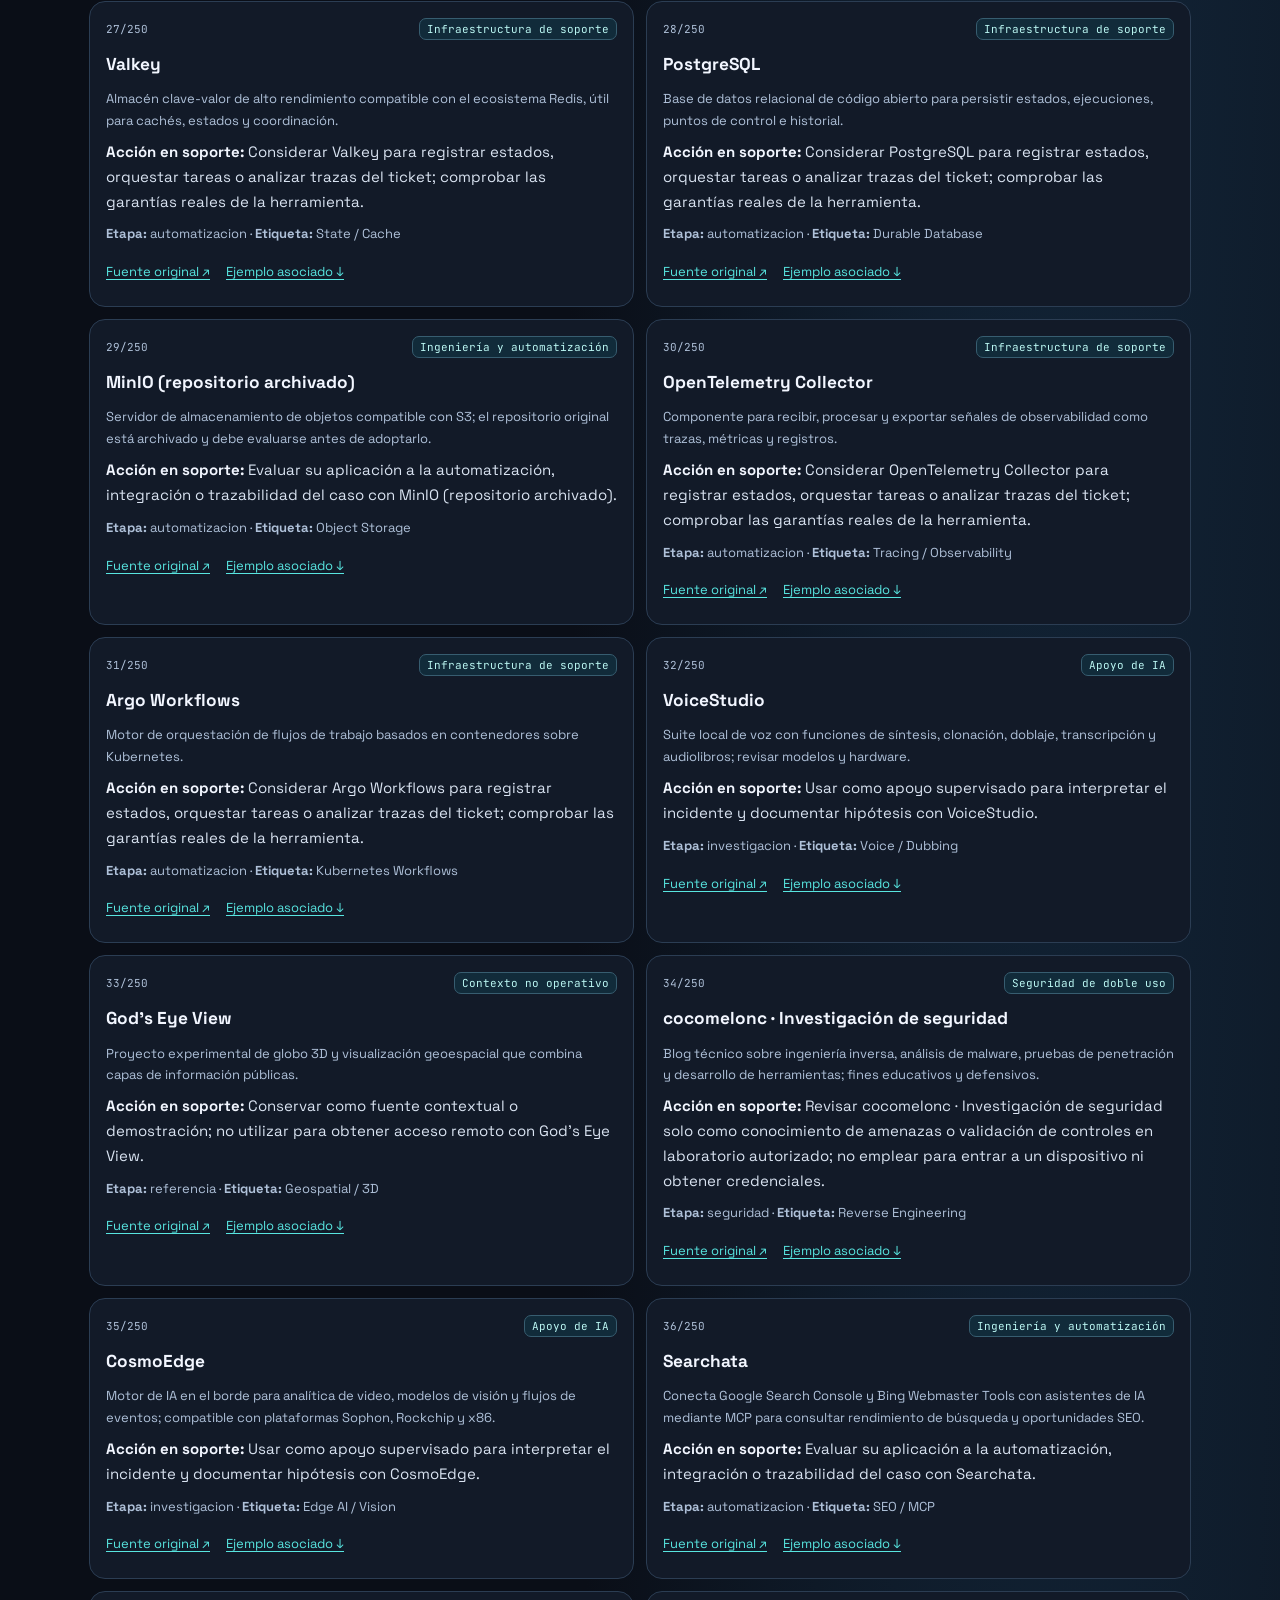
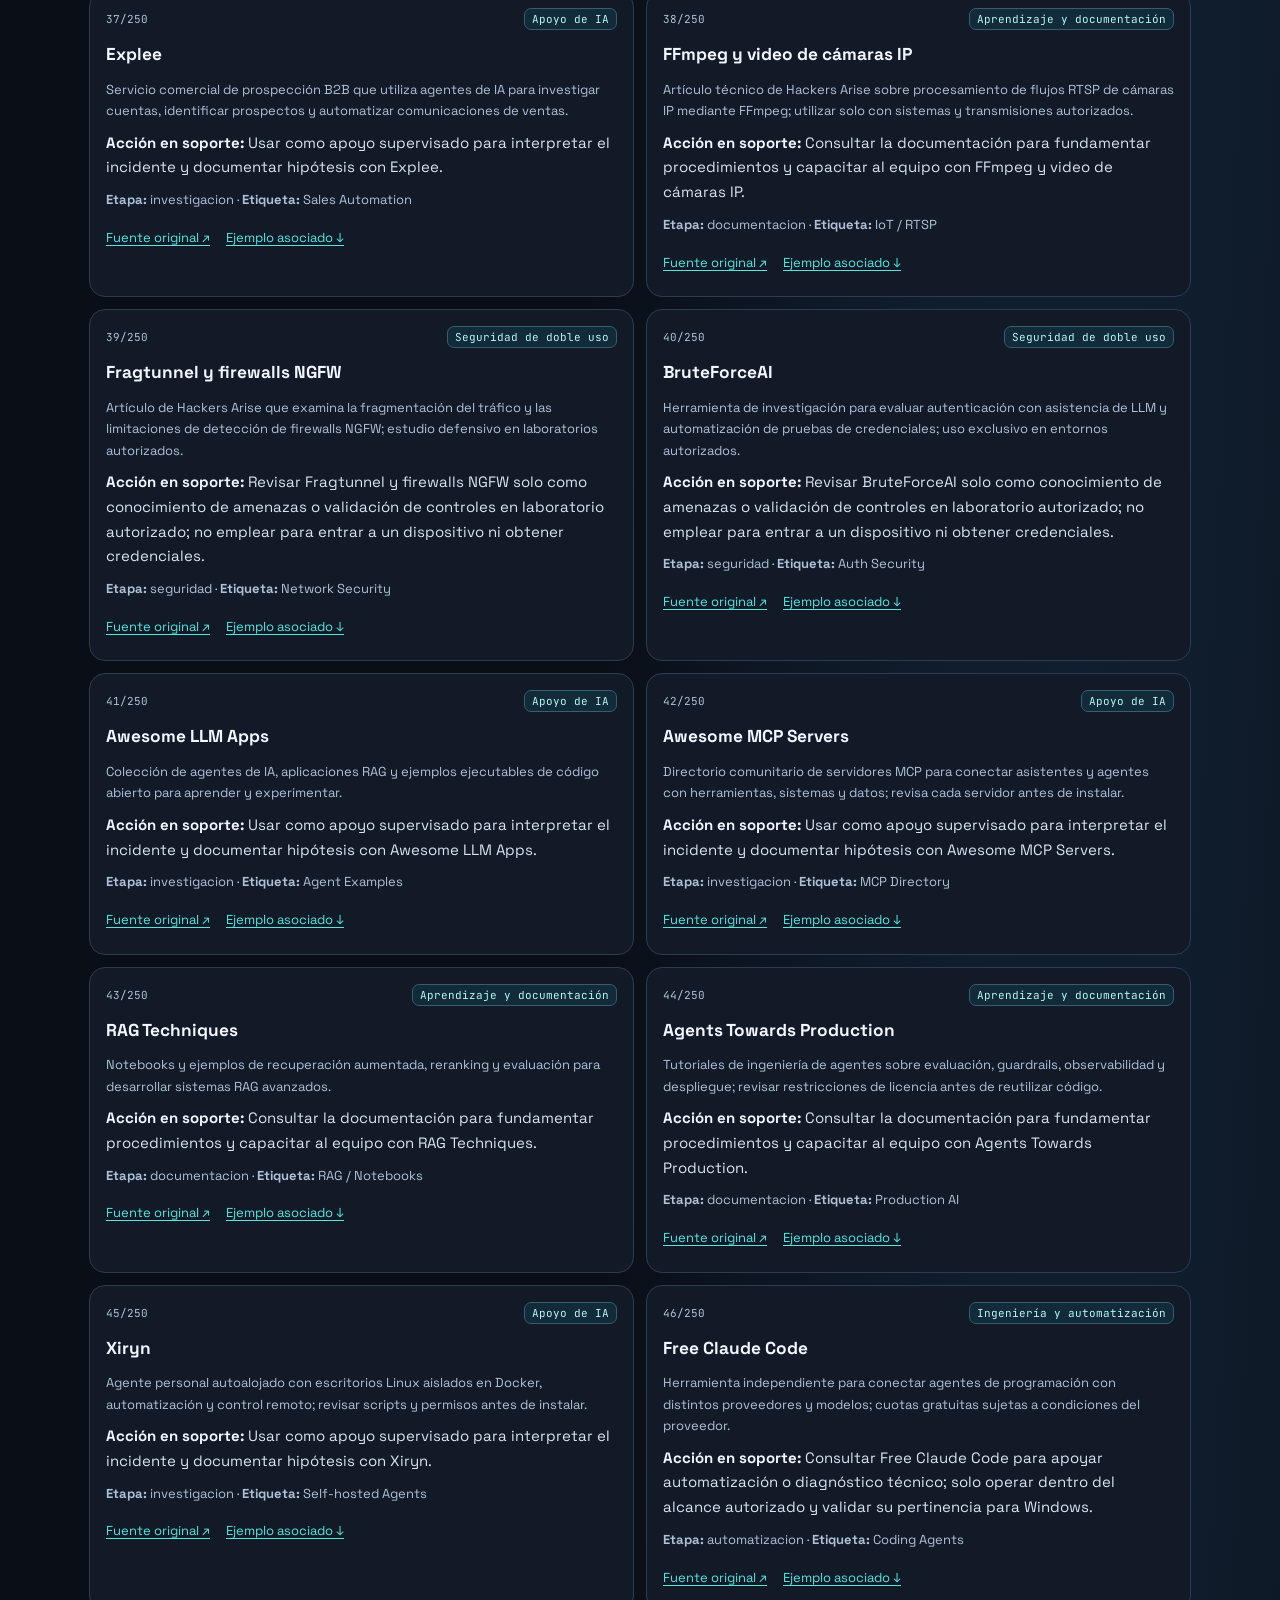
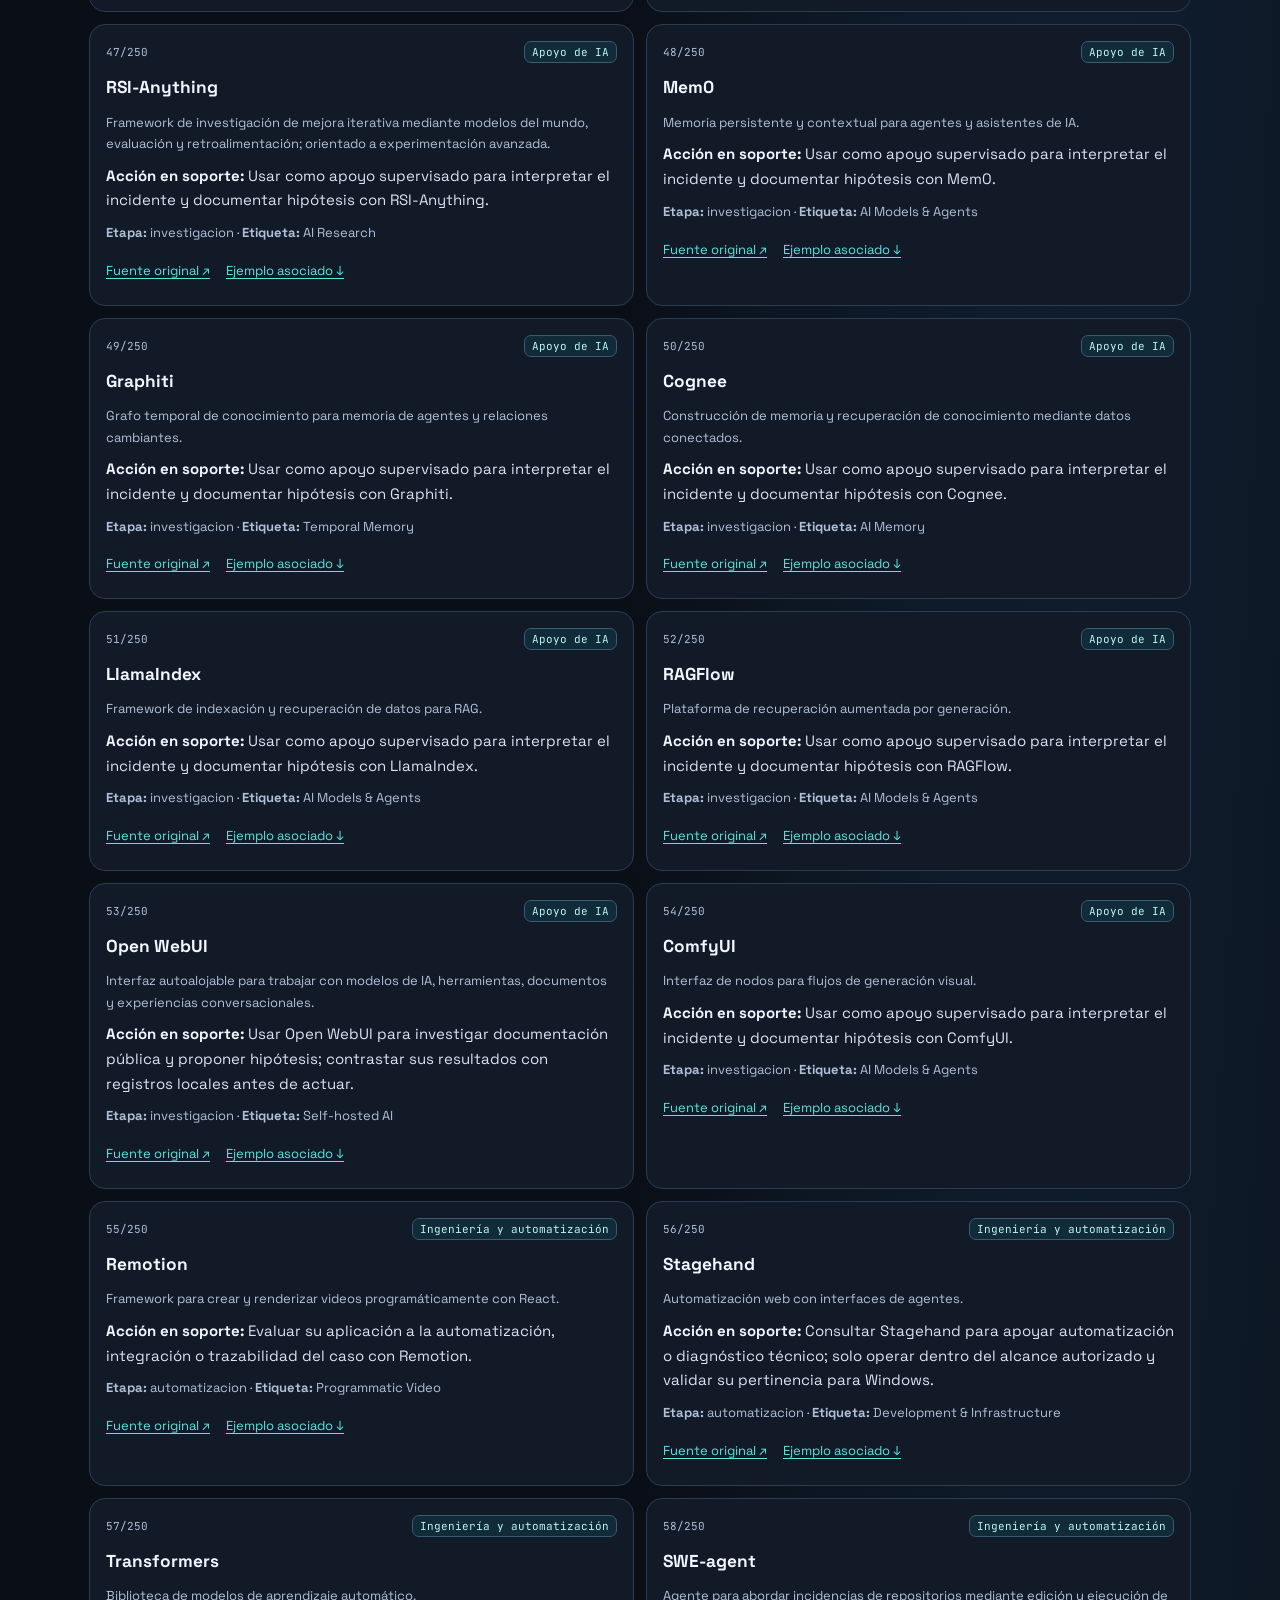
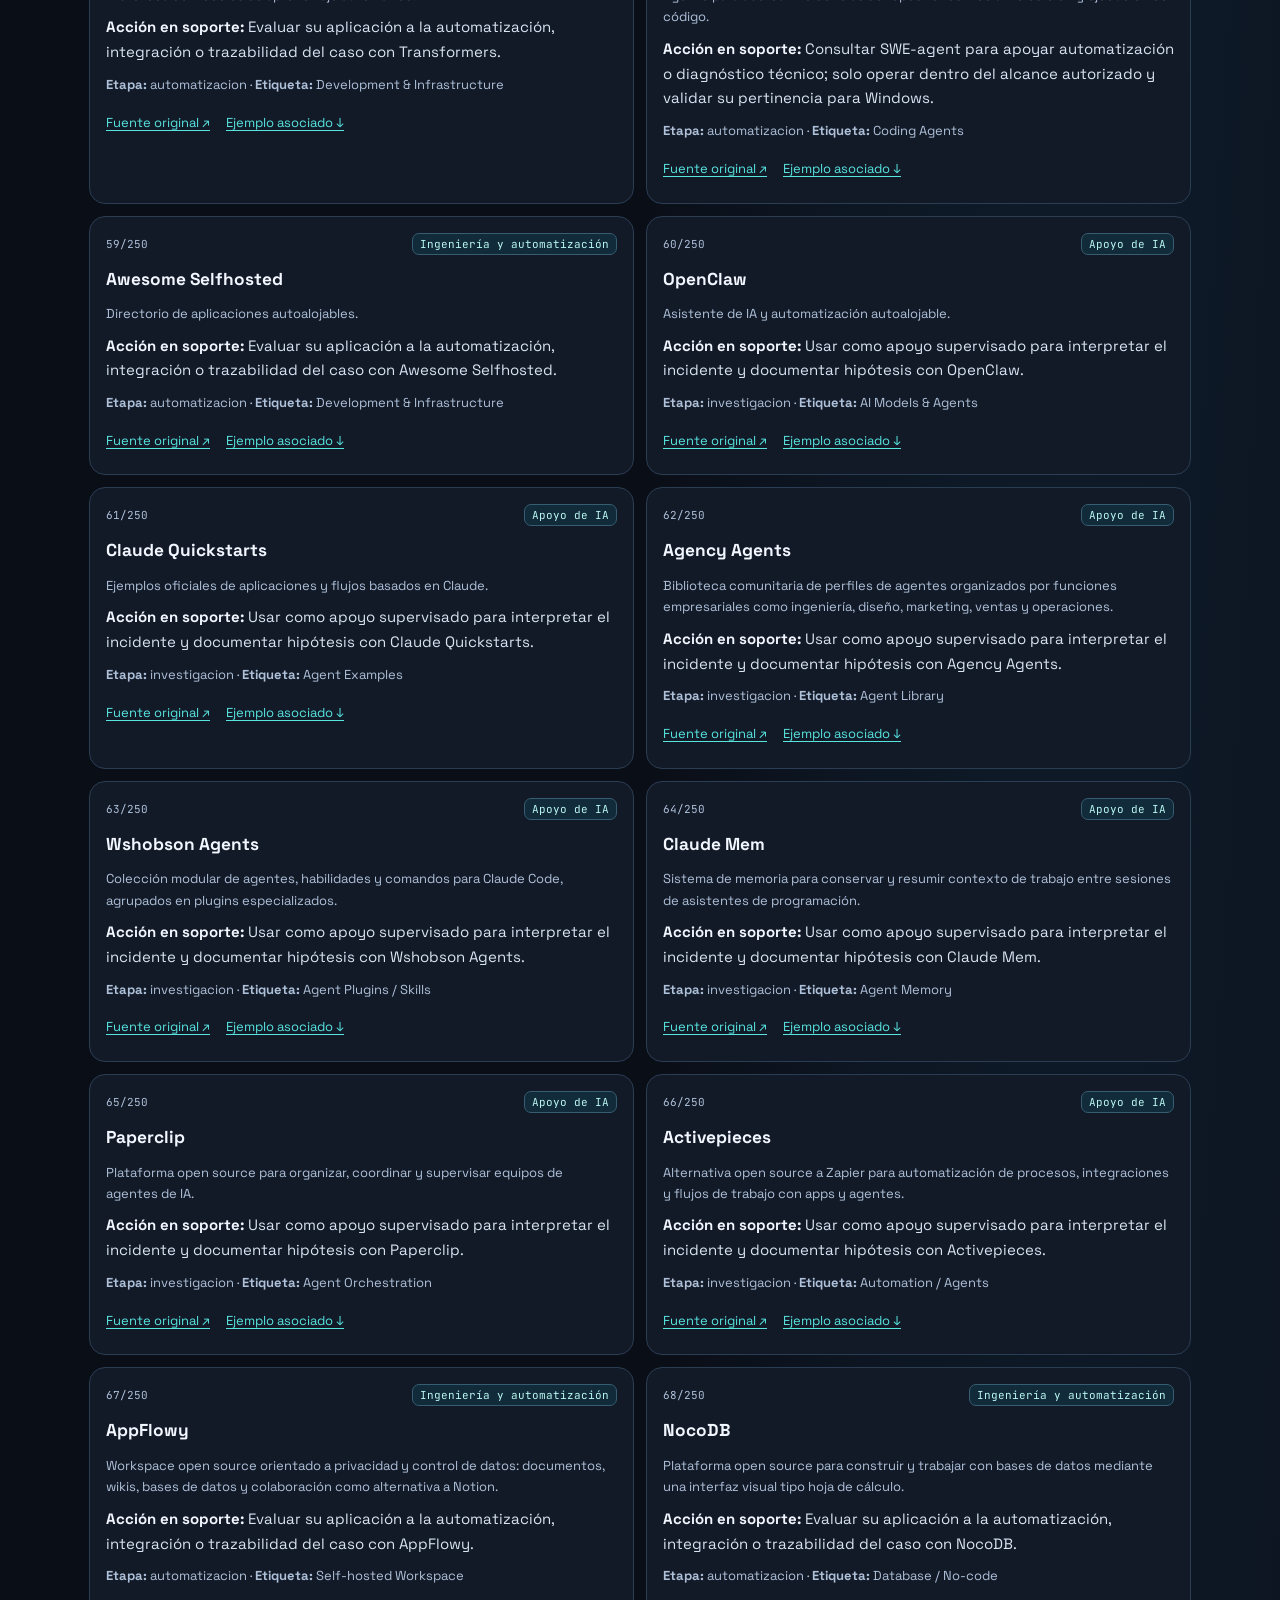
<file: soporte-remoto-windows.html>
<!doctype html><html lang="es"><head><meta charset="utf-8"><meta name="viewport" content="width=device-width,initial-scale=1"><meta name="description" content="Segunda guía de UnRepo Nexus: flujo autorizado de soporte remoto de Windows, con ejemplos PowerShell y un mapa de los 250 recursos del catálogo."><title>Guía 02 · Soporte remoto Windows | UnRepo Nexus</title><link rel="preconnect" href="https://fonts.googleapis.com"><link href="https://fonts.googleapis.com/css2?family=Space+Grotesk:wght@400;500;600;700&family=JetBrains+Mono:wght@400;500&display=optional" rel="stylesheet"><style>
:root{color-scheme:dark;--bg:#090e1a;--s:#131c2e;--t:#f1f5f9;--m:#b4c3d9;--line:#33445f;--a:#67e8f9;--w:#fcd34d}*{box-sizing:border-box}html{scroll-behavior:smooth}body{margin:0;background:radial-gradient(circle at 90% 0,#12334a 0,transparent 35%),var(--bg);color:var(--t);font:15px/1.65 "Space Grotesk",sans-serif}a{color:var(--a)}a:focus-visible,input:focus-visible,select:focus-visible{outline:3px solid var(--a);outline-offset:3px}header,footer{border-bottom:1px solid var(--line);background:#0d1424}.wrap{max-width:1150px;margin:0 auto;padding:18px 24px}header .wrap{display:flex;align-items:center;justify-content:space-between;gap:20px;flex-wrap:wrap}header a{text-decoration:none;font-weight:700}main{max-width:1150px;margin:auto;padding:38px 24px 80px}h1{font-size:clamp(2rem,5vw,3.6rem);letter-spacing:-.045em;line-height:1.12;margin:14px 0 22px}h2{font-size:1.65rem;margin-top:46px;scroll-margin-top:24px}h3{font-size:1.08rem;margin:10px 0}p,li{color:#d9e3f1}p{max-width:95ch}.eyebrow{font:12px "JetBrains Mono",monospace;letter-spacing:.1em;color:var(--a);text-transform:uppercase}.lead{font-size:1.22rem}.box{border:1px solid var(--line);border-radius:15px;background:var(--s);padding:20px 23px;margin:18px 0}.alert{border-left:4px solid var(--w)}.alert strong{color:var(--w)}.grid{display:grid;grid-template-columns:repeat(2,minmax(0,1fr));gap:14px}.step{scroll-margin-top:20px}.tag,.pill{font:11px "JetBrains Mono",monospace;border:1px solid #236d79;color:var(--a);padding:3px 7px;border-radius:7px;display:inline-block}.flow{display:flex;gap:9px;flex-wrap:wrap;margin:16px 0}.flow span{padding:8px 11px;background:#10374b;border:1px solid #296176;border-radius:8px;font:12px "JetBrains Mono",monospace}pre{background:#070d18;border:1px solid var(--line);padding:17px;border-radius:10px;overflow:auto;font:13px/1.6 "JetBrains Mono",monospace;color:#dcfce7}code{font-family:"JetBrains Mono",monospace;color:#99f6e4}pre code{color:inherit}.small{font-size:13px;color:var(--m)}.catalog-tools{display:flex;gap:12px;flex-wrap:wrap;align-items:center;margin:20px 0}.catalog-tools label{font-weight:700}input,select{background:#14223a;color:var(--t);border:1px solid #48617b;border-radius:9px;padding:11px 13px;font:inherit;min-height:44px}input{flex:2;min-width:180px}select{flex:1;min-width:170px}.resource-grid{display:grid;grid-template-columns:repeat(2,minmax(0,1fr));gap:12px}.resource{background:var(--s);border:1px solid var(--line);border-radius:13px;padding:16px;min-width:0}.resource p{margin:9px 0}.resource h3{overflow-wrap:anywhere}.resource strong{color:var(--t)}.r-head{display:flex;gap:8px;justify-content:space-between;align-items:center}.num{font:11px "JetBrains Mono",monospace;color:var(--m)}.r-links{display:flex;gap:16px;flex-wrap:wrap}.r-links a{font-size:13px}.status{color:var(--m)}.none{display:none!important}.links{display:flex;flex-wrap:wrap;gap:15px}footer{border-top:1px solid var(--line);border-bottom:none;color:var(--m)}@media(max-width:700px){.grid,.resource-grid{grid-template-columns:1fr}.wrap,main{padding-left:16px;padding-right:16px}.box{padding:15px}}@media(prefers-reduced-motion:reduce){html{scroll-behavior:auto}}
</style>
<link rel="stylesheet" href="./assets/css/nexus-stage3.css"><link rel="icon" type="image/png" href="./assets/social/unrepo-icon-2026.png"></head><body data-nexus-page="windows">
<header><div class="wrap"><a href="./index.html">✳ UnRepo Nexus</a><span class="eyebrow">Guía técnica 02 · Soporte Windows</span><a href="./index.html">← Catálogo</a></div></header>
<main><span class="eyebrow">Soporte técnico por conocimiento · Octubre de 2026</span><h1>Diagnosticar y resolver conflictos de acceso a Windows <span style="color:var(--a)">de forma remota y autorizada.</span></h1>
<p class="lead">Un runbook reproducible, escrito en lenguaje natural y con ejemplos de PowerShell. Incluye un mapa exhaustivo de los <strong>250 recursos</strong> de Nexus: cada ficha indica una acción y enlaza a su fuente, incluso cuando su utilidad para el incidente es indirecta o nula.</p>
<div class="box alert"><strong>Alcance y autorización</strong><p>El técnico debe tener solicitud identificable, consentimiento del usuario o autorización organizacional, cuenta propia con permisos aprobados y un canal seguro. Esta guía no enseña a eludir contraseñas, MFA, UAC, BitLocker, EDR, controles de dominio ni consentimiento de escritorio remoto. Herramientas ofensivas se incluyen como conocimiento defensivo, nunca como método de acceso. Los datos de los ejemplos son ficticios y ninguna reparación se ha ejecutado en un Windows real.</p></div>
<h2>1. Flujo de soporte: de incidencia a cierre</h2>
<div class="flow"><span>Ticket + autorización</span><span>Clasificar bloqueo</span><span>Canal consentido</span><span>Diagnóstico no destructivo</span><span>Corrección oficial</span><span>Revalidar</span><span>Registrar evidencia</span><span>Cerrar o escalar</span></div>
<div class="grid">
<div class="box step"><span class="tag">Paso 1 · Triage</span><h3>Qué conflicto existe</h3><p>Preguntar al usuario si Windows permite iniciar sesión local, si falla RDP, si existe un error de contraseña/MFA o si el equipo está desconectado. Registrar edición Windows, mensaje exacto, hora, hostname, VPN y cambios recientes. Si no hay sesión local, no prometer asistencia desatendida.</p></div>
<div class="box step"><span class="tag">Paso 2 · Canal seguro</span><h3>Asistencia rápida</h3><p>Si el usuario ya inició sesión, abrir <strong>Asistencia rápida</strong> (Ctrl + Windows + Q), confirmar identidad por canal conocido, compartir el código temporal y solicitar permiso de visualización o control. Si la sesión ni siquiera abre, utilizar canales TI oficialmente habilitados o asistencia presencial; nunca pedir contraseñas al usuario.</p></div>
<div class="box step"><span class="tag">Paso 3 · Red y servicio</span><h3>Diagnóstico de RDP</h3><p>Con permiso para administrar el host: confirmar resolución DNS, ruta VPN y disponibilidad TCP de RDP. Un puerto abierto solo demuestra conectividad, no que la autenticación vaya a funcionar.</p></div>
<div class="box step"><span class="tag">Paso 4 · Identidad y política</span><h3>Cuenta y permisos</h3><p>Distinguir usuario inexistente, bloqueo, contraseña expirada, credenciales incorrectas, MFA, NLA, pertenencia a grupo de acceso remoto y restricciones de inicio de sesión. Solicitar al equipo responsable el restablecimiento o corrección mediante el procedimiento oficial.</p></div>
<div class="box step"><span class="tag">Paso 5 · Corrección aprobada</span><h3>Menor cambio posible</h3><p>Aplicar una sola corrección revisable: DNS/VPN, servicio RDP, membresía aprobada, política de host o autenticación regular. Antes: evidencia y punto de retorno. Después: comprobar acceso y no ampliar la exposición a Internet.</p></div>
<div class="box step"><span class="tag">Paso 6 · Evidencia y cierre</span><h3>Verificación reproducible</h3><p>Repetir la prueba con cuenta autorizada, registrar evento y hora sin guardar secretos, confirmar cierre con el usuario y documentar causa raíz, responsables y plan preventivo.</p></div>
</div>
<h2 id="cod-red">2. Ejemplos de diagnóstico seguro (PowerShell)</h2>
<p>Ejecute desde el <strong>equipo de soporte</strong>, sin necesidad de privilegios sobre el host remoto. Sustituya el hostname por el del activo autorizado:</p>
<pre tabindex="0"><code>$Equipo = "PC-SOPORTE-023" # Ejemplo ficticio
Resolve-DnsName -Name $Equipo -ErrorAction Continue
Test-NetConnection -ComputerName $Equipo -Port 3389 -InformationLevel Detailed
# Si usa VPN corporativa, verificar primero su conexión.
# No interpretar TcpTestSucceeded como autenticación correcta.</code></pre>
<p>Si el usuario autorizó una sesión y el técnico dispone de permisos, pedirle ejecutar localmente estos comandos de <strong>solo lectura</strong> mediante Asistencia rápida:</p>
<pre tabindex="0"><code>whoami
whoami /groups
Get-ComputerInfo | Select-Object WindowsProductName, WindowsVersion, OsBuildNumber
Get-Service -Name TermService | Select-Object Name, Status, StartType
Get-NetFirewallRule -DisplayGroup "Remote Desktop" -ErrorAction SilentlyContinue |
 Select-Object DisplayName, Enabled, Profile, Direction, Action
# El grupo de reglas puede llamarse diferente según idioma o versión.</code></pre>
<h2 id="cod-identidad">3. Si hay errores de identidad, autenticación o sesión</h2>
<p>En el equipo afectado, bajo consentimiento y según política interna:</p>
<pre tabindex="0"><code>whoami /upn
# Solo en equipos unidos a Entra ID o híbridos:
dsregcmd /status
# Revisar eventos recientes SIN exportar contraseñas ni secretos:
Get-WinEvent -FilterHashtable @{LogName='Security'; Id=4625; StartTime=(Get-Date).AddHours(-2)} -MaxEvents 10 |
 Select-Object TimeCreated, Id, ProviderName, Message</code></pre>
<p class="small">La lectura del registro de seguridad puede requerir elevación. Los eventos 4625 ayudan a investigar intentos fallidos, pero algunos fallos de RDP se registran además en registros TerminalServices. El diagnóstico de cuentas debe considerar Active Directory/Entra y las políticas reales.</p>
<div class="box alert"><strong>Qué NO hacer</strong><p>No desactivar Defender, antivirus, firewall o MFA para “probar”. No modificar credenciales en memoria, instalar proveedores de credenciales ajenos, exponer RDP/3389 a Internet ni utilizar herramientas del catálogo para capturar passwords. Si RDP está bloqueado por política, solicitar la excepción aprobada o usar el canal de soporte institucional.</p></div>
<h2 id="cod-validacion">4. Verificación y criterios de aceptación</h2>
<pre tabindex="0"><code>$Equipo = "PC-SOPORTE-023"
$PuertoRdp = Test-NetConnection -ComputerName $Equipo -Port 3389 -InformationLevel Quiet
[pscustomobject]@{
 Ticket = "INC-2026-001"; Host = $Equipo; RdpTcpAccesible = $PuertoRdp
 FechaVerificacion = (Get-Date).ToString("o")
} | ConvertTo-Json
# Éxito real: prueba de inicio de sesión aprobada + confirmación del usuario.
# Guardar resultados sin contraseñas, tokens ni PII innecesaria.</code></pre>
<ul><li><strong>Resuelto:</strong> identidad verificada, camino de red permitido, acceso restaurado bajo las políticas vigentes y validado con el usuario.</li><li><strong>No resuelto:</strong> persistencia de error 4625, denegación por políticas, host apagado, firewall central o falta de permisos: escalar a administrador de dominio, red o puesto de trabajo con evidencia.</li><li><strong>Sin contacto local:</strong> Quick Assist no puede resolver por sí misma una pantalla de login inaccesible; activar canal empresarial con autorización o visita física.</li></ul>
<h2 id="cod-seguridad">5. Seguridad, análisis de riesgos y límites</h2>
<p>Los repositorios de análisis de credenciales, pentesting, simulación adversaria, pruebas de controles, observabilidad y evaluación de agentes permiten comprender amenazas y reforzar políticas. Su relación con esta incidencia es <strong>investigación y hardening</strong>, no obtención de acceso. Documente hallazgos y pruebe cualquier PoC solo en laboratorio propio y autorizado.</p>
<h2 id="cod-automatizacion">6. Automatizar tickets sin perder trabajo</h2><p>Con DBOS/PostgreSQL (guía técnica 01), un workflow puede registrar diagnóstico, aprobaciones, resultado de cada paso y reintentos de consultas remotas. El restablecimiento de accesos debe exigir verificación de identidad y aprobación humana; no automatice cambios de cuentas por una respuesta generada por IA.</p>
<pre tabindex="0"><code># Ejemplo: consulta de diagnóstico solo lectura, con salida estructurada
$Estado = [pscustomobject]@{
 Host = "PC-SOPORTE-023"
 Puerto3389 = Test-NetConnection -ComputerName "PC-SOPORTE-023" -Port 3389 -InformationLevel Quiet
 ComprobadoUTC = (Get-Date).ToUniversalTime().ToString("o")
}
$Estado | ConvertTo-Json -Depth 3
# Persistir JSON como evidencia del ticket con permisos y retención definidos.</code></pre>
<p><a href="./resiliencia-agentes.html">Consultar Guía 01: idempotencia, persistencia y políticas de reintento ↗</a></p>
<h2 id="cod-evidencia">7. Investigación asistida por IA y documentación</h2>
<p>Usar herramientas de búsqueda, RAG y agentes únicamente para resumir procedimientos, interpretar logs ya sanitizados y contrastar fuentes públicas. No subir registros con secretos ni capturas de cuentas a servicios de terceros sin autorización. Para investigar un error, registrar pregunta, versiones de Windows, fuente y fecha.</p>
<pre tabindex="0"><code># Extraer resumen no sensible de versión del equipo:
Get-ComputerInfo | Select-Object CsName,WindowsProductName,OsBuildNumber |
 ConvertTo-Json
# Revisión documental: contrastar con Microsoft Learn y política corporativa.
# No introducir contraseñas o tokens en prompts ni archivos de soporte.</code></pre>
<h2 id="cod-reporte">8. Reporte y comunicación</h2>
<pre tabindex="0"><code># Estructura mínima de cierre (plantilla JSON, datos ficticios)
{
  "ticket": "INC-2026-001",
  "host": "PC-SOPORTE-023",
  "sintoma": "RDP no conecta",
  "diagnostico": "Puerto 3389 inaccesible desde red autorizada",
  "intervencion": "Escalado para validar VPN y política de red",
  "resultado": "Pendiente de comprobación presencial/remota autorizada",
  "evidencia": ["PowerShell Test-NetConnection", "Confirmación del usuario"]
}</code></pre>
<h2>9. Fuentes oficiales para ejecutar el procedimiento</h2><p class="links"><a href="https://learn.microsoft.com/es-es/windows/client-management/client-tools/quick-assist">Microsoft · Asistencia rápida</a><a href="https://learn.microsoft.com/en/troubleshoot/windows-server/remote/rdp-error-general-troubleshooting">Microsoft · Troubleshooting RDP</a><a href="https://learn.microsoft.com/es-mx/powershell/module/nettcpip/test-netconnection">Microsoft · Test-NetConnection</a><a href="https://learn.microsoft.com/en-us/troubleshoot/windows-server/remote/remote-desktop-cannot-connect-remote-computer">Microsoft · Remote Desktop no conecta</a></p>
<h2 id="directorio">10. Matriz integral: los 250 recursos de Nexus</h2>
<p>Este mapa cubre el <strong>100 % de los recursos existentes en Nexus al generar la guía</strong>. Cada ficha contiene su descripción original resumida en contexto, una <strong>acción interpretada</strong> para el flujo de soporte y un ejemplo asociado a la etapa. Una recomendación de lectura o uso indirecto <strong>no significa que el recurso pueda solucionar RDP</strong>. Los juegos aparecen como fuera de alcance para conservar trazabilidad editorial.</p>
<div class="box"><strong>Regla de uso:</strong> primero los procedimientos oficiales de Microsoft y la autorización organizacional; después herramientas del catálogo según utilidad demostrada, costos, permisos y riesgos.</div>
<div class="catalog-tools"><label for="q">Buscar recursos:</label><input id="q" type="search" placeholder="Nombre, descripción, uso o etiqueta..." aria-describedby="count"><label for="cat">Categoría</label><select id="cat"><option value="all">Todas las categorías</option><option value="security">Seguridad</option><option value="ai">IA y agentes</option><option value="dev">Desarrollo y datos</option><option value="learn">Aprendizaje</option><option value="explore">Exploración</option><option value="design">Diseño</option><option value="games">Juegos</option><option value="evals">Evaluación</option></select><label for="stage">Etapa</label><select id="stage"><option value="all">Todas las etapas</option><option value="seguridad">seguridad</option><option value="investigacion">investigacion</option><option value="automatizacion">automatizacion</option><option value="documentacion">documentacion</option><option value="verificacion">verificacion</option><option value="referencia">referencia</option><option value="no-aplicable">no-aplicable</option></select></div><p id="count" class="status" role="status" aria-live="polite">250 de 250 recursos visibles</p>
<div id="matrix" class="resource-grid"><article class="resource" data-text="logonstealer (investigación) windows security / poc prueba de concepto sobre captura de credenciales en la pantalla de inicio de sesión de windows mediante un credential provider; referencia para análisis defensivo. revisar logonstealer (investigación) solo como conocimiento de amenazas o validación de controles en laboratorio autorizado; no emplear para entrar a un dispositivo ni obtener credenciales." data-category="security" data-stage="seguridad"><div class="r-head"><span class="num">1/250</span><span class="pill">Seguridad de doble uso</span></div><h3>LogonStealer (investigación)</h3><p class="small">Prueba de concepto sobre captura de credenciales en la pantalla de inicio de sesión de Windows mediante un Credential Provider; referencia para análisis defensivo.</p><p><strong>Acción en soporte:</strong> Revisar LogonStealer (investigación) solo como conocimiento de amenazas o validación de controles en laboratorio autorizado; no emplear para entrar a un dispositivo ni obtener credenciales.</p><p class="small"><b>Etapa:</b> seguridad · <b>Etiqueta:</b> Windows Security / PoC</p><div class="r-links"><a href="https://github.com/S12cybersecurity/LogonStealer" target="_blank" rel="noopener noreferrer">Fuente original ↗</a><a href="#cod-seguridad">Ejemplo asociado ↓</a></div></article>
<article class="resource" data-text="μlattice (mlattice) ai research / memory investigación experimental de memoria neuronal estructurada en retícula 2d con acceso local de costo fijo por token según las pruebas publicadas por el autor. usar como apoyo supervisado para interpretar el incidente y documentar hipótesis con μlattice (mlattice)." data-category="ai" data-stage="investigacion"><div class="r-head"><span class="num">2/250</span><span class="pill">Apoyo de IA</span></div><h3>μLattice (mLattice)</h3><p class="small">Investigación experimental de memoria neuronal estructurada en retícula 2D con acceso local de costo fijo por token según las pruebas publicadas por el autor.</p><p><strong>Acción en soporte:</strong> Usar como apoyo supervisado para interpretar el incidente y documentar hipótesis con μLattice (mLattice).</p><p class="small"><b>Etapa:</b> investigacion · <b>Etiqueta:</b> AI Research / Memory</p><div class="r-links"><a href="https://github.com/eelbaz/mLattice" target="_blank" rel="noopener noreferrer">Fuente original ↗</a><a href="#cod-evidencia">Ejemplo asociado ↓</a></div></article>
<article class="resource" data-text="ouroboros agent persistent agents agente de ia general con memoria e historial persistentes entre tareas y reinicios, ejecución local y capacidades de autoedición configurables. usar como apoyo supervisado para interpretar el incidente y documentar hipótesis con ouroboros agent." data-category="ai" data-stage="investigacion"><div class="r-head"><span class="num">3/250</span><span class="pill">Apoyo de IA</span></div><h3>Ouroboros Agent</h3><p class="small">Agente de IA general con memoria e historial persistentes entre tareas y reinicios, ejecución local y capacidades de autoedición configurables.</p><p><strong>Acción en soporte:</strong> Usar como apoyo supervisado para interpretar el incidente y documentar hipótesis con Ouroboros Agent.</p><p class="small"><b>Etapa:</b> investigacion · <b>Etiqueta:</b> Persistent Agents</p><div class="r-links"><a href="https://github.com/razzant/ouroboros" target="_blank" rel="noopener noreferrer">Fuente original ↗</a><a href="#cod-evidencia">Ejemplo asociado ↓</a></div></article>
<article class="resource" data-text="magic-atomics security validation / att&amp;ck framework de validación de controles preventivos frente a técnicas living-off-the-land, con mapeo mitre att&amp;ck y pruebas controladas. revisar magic-atomics solo como conocimiento de amenazas o validación de controles en laboratorio autorizado; no emplear para entrar a un dispositivo ni obtener credenciales." data-category="security" data-stage="seguridad"><div class="r-head"><span class="num">4/250</span><span class="pill">Seguridad de doble uso</span></div><h3>Magic-Atomics</h3><p class="small">Framework de validación de controles preventivos frente a técnicas living-off-the-land, con mapeo MITRE ATT&amp;CK y pruebas controladas.</p><p><strong>Acción en soporte:</strong> Revisar Magic-Atomics solo como conocimiento de amenazas o validación de controles en laboratorio autorizado; no emplear para entrar a un dispositivo ni obtener credenciales.</p><p class="small"><b>Etapa:</b> seguridad · <b>Etiqueta:</b> Security Validation / ATT&amp;CK</p><div class="r-links"><a href="https://github.com/magicsword-io/Magic-Atomics" target="_blank" rel="noopener noreferrer">Fuente original ↗</a><a href="#cod-seguridad">Ejemplo asociado ↓</a></div></article>
<article class="resource" data-text="minicpm-v multimodal / on-device familia de modelos multimodales ligeros de openbmb para imágenes, video y documentos, con variantes para despliegue local y dispositivos. usar como apoyo supervisado para interpretar el incidente y documentar hipótesis con minicpm-v." data-category="ai" data-stage="investigacion"><div class="r-head"><span class="num">5/250</span><span class="pill">Apoyo de IA</span></div><h3>MiniCPM-V</h3><p class="small">Familia de modelos multimodales ligeros de OpenBMB para imágenes, video y documentos, con variantes para despliegue local y dispositivos.</p><p><strong>Acción en soporte:</strong> Usar como apoyo supervisado para interpretar el incidente y documentar hipótesis con MiniCPM-V.</p><p class="small"><b>Etapa:</b> investigacion · <b>Etiqueta:</b> Multimodal / On-device</p><div class="r-links"><a href="https://github.com/OpenBMB/MiniCPM-V" target="_blank" rel="noopener noreferrer">Fuente original ↗</a><a href="#cod-evidencia">Ejemplo asociado ↓</a></div></article>
<article class="resource" data-text="artex (copia independiente) ai pentesting copia mantenida por terceros del sistema de pruebas de penetración con agentes ia, backend go y frontend next.js; incluye demostración con datos simulados. revisar artex (copia independiente) solo como conocimiento de amenazas o validación de controles en laboratorio autorizado; no emplear para entrar a un dispositivo ni obtener credenciales." data-category="security" data-stage="seguridad"><div class="r-head"><span class="num">6/250</span><span class="pill">Seguridad de doble uso</span></div><h3>ARTEX (copia independiente)</h3><p class="small">Copia mantenida por terceros del sistema de pruebas de penetración con agentes IA, backend Go y frontend Next.js; incluye demostración con datos simulados.</p><p><strong>Acción en soporte:</strong> Revisar ARTEX (copia independiente) solo como conocimiento de amenazas o validación de controles en laboratorio autorizado; no emplear para entrar a un dispositivo ni obtener credenciales.</p><p class="small"><b>Etapa:</b> seguridad · <b>Etiqueta:</b> AI Pentesting</p><div class="r-links"><a href="https://github.com/bookSiYi1412/ARTEX" target="_blank" rel="noopener noreferrer">Fuente original ↗</a><a href="#cod-seguridad">Ejemplo asociado ↓</a></div></article>
<article class="resource" data-text="fieldwatch wireless / android aplicación android sin backend para observar pasivamente puntos de acceso wi-fi y anuncios bluetooth le, clasificar señales y elaborar reportes locales. revisar fieldwatch solo como conocimiento de amenazas o validación de controles en laboratorio autorizado; no emplear para entrar a un dispositivo ni obtener credenciales." data-category="security" data-stage="seguridad"><div class="r-head"><span class="num">7/250</span><span class="pill">Seguridad de doble uso</span></div><h3>Fieldwatch</h3><p class="small">Aplicación Android sin backend para observar pasivamente puntos de acceso Wi-Fi y anuncios Bluetooth LE, clasificar señales y elaborar reportes locales.</p><p><strong>Acción en soporte:</strong> Revisar Fieldwatch solo como conocimiento de amenazas o validación de controles en laboratorio autorizado; no emplear para entrar a un dispositivo ni obtener credenciales.</p><p class="small"><b>Etapa:</b> seguridad · <b>Etiqueta:</b> Wireless / Android</p><div class="r-links"><a href="https://github.com/OffGridPete/Fieldwatch" target="_blank" rel="noopener noreferrer">Fuente original ↗</a><a href="#cod-seguridad">Ejemplo asociado ↓</a></div></article>
<article class="resource" data-text="answer me with html agent skills / html skill para asistentes de programación que produce explicaciones visuales en páginas html legibles y utilizables sin conexión. consultar answer me with html para apoyar automatización o diagnóstico técnico; solo operar dentro del alcance autorizado y validar su pertinencia para windows." data-category="dev" data-stage="automatizacion"><div class="r-head"><span class="num">8/250</span><span class="pill">Ingeniería y automatización</span></div><h3>Answer Me with HTML</h3><p class="small">Skill para asistentes de programación que produce explicaciones visuales en páginas HTML legibles y utilizables sin conexión.</p><p><strong>Acción en soporte:</strong> Consultar Answer Me with HTML para apoyar automatización o diagnóstico técnico; solo operar dentro del alcance autorizado y validar su pertinencia para Windows.</p><p class="small"><b>Etapa:</b> automatizacion · <b>Etiqueta:</b> Agent Skills / HTML</p><div class="r-links"><a href="https://github.com/QingYunA/answer-me-with-html" target="_blank" rel="noopener noreferrer">Fuente original ↗</a><a href="#cod-automatizacion">Ejemplo asociado ↓</a></div></article>
<article class="resource" data-text="claude bughunter bug bounty / skills colección de skills y comandos para investigación de vulnerabilidades y auditorías web asistidas por claude code. revisar claude bughunter solo como conocimiento de amenazas o validación de controles en laboratorio autorizado; no emplear para entrar a un dispositivo ni obtener credenciales." data-category="security" data-stage="seguridad"><div class="r-head"><span class="num">9/250</span><span class="pill">Seguridad de doble uso</span></div><h3>Claude BugHunter</h3><p class="small">Colección de skills y comandos para investigación de vulnerabilidades y auditorías web asistidas por Claude Code.</p><p><strong>Acción en soporte:</strong> Revisar Claude BugHunter solo como conocimiento de amenazas o validación de controles en laboratorio autorizado; no emplear para entrar a un dispositivo ni obtener credenciales.</p><p class="small"><b>Etapa:</b> seguridad · <b>Etiqueta:</b> Bug Bounty / Skills</p><div class="r-links"><a href="https://github.com/elementalsouls/Claude-BugHunter" target="_blank" rel="noopener noreferrer">Fuente original ↗</a><a href="#cod-seguridad">Ejemplo asociado ↓</a></div></article>
<article class="resource" data-text="hackers arise: adstrike y active directory ad security / lab artículo de laboratorio sobre adstrike y orquestación de evaluaciones de active directory mediante ia; describe escenarios de defensa y ataque. estudiar hackers arise: adstrike y active directory como material de soporte al diagnóstico de conectividad, cuentas o políticas; confirmar los procedimientos con microsoft learn." data-category="learn" data-stage="documentacion"><div class="r-head"><span class="num">10/250</span><span class="pill">Aprendizaje y documentación</span></div><h3>Hackers Arise: ADStrike y Active Directory</h3><p class="small">Artículo de laboratorio sobre ADStrike y orquestación de evaluaciones de Active Directory mediante IA; describe escenarios de defensa y ataque.</p><p><strong>Acción en soporte:</strong> Estudiar Hackers Arise: ADStrike y Active Directory como material de soporte al diagnóstico de conectividad, cuentas o políticas; confirmar los procedimientos con Microsoft Learn.</p><p class="small"><b>Etapa:</b> documentacion · <b>Etiqueta:</b> AD Security / Lab</p><div class="r-links"><a href="https://hackers-arise.com/artificial-intelligence-ai-in-cybersecurity-part-28-using-adstrike-to-compromise-active-directory/" target="_blank" rel="noopener noreferrer">Fuente original ↗</a><a href="#cod-evidencia">Ejemplo asociado ↓</a></div></article>
<article class="resource" data-text="hackers arise: pentestcode pentesting / lab artículo práctico de hackers arise sobre pentestcode en pruebas de seguridad web y redes y programas bug bounty autorizados. consultar la documentación para fundamentar procedimientos y capacitar al equipo con hackers arise: pentestcode." data-category="learn" data-stage="documentacion"><div class="r-head"><span class="num">11/250</span><span class="pill">Aprendizaje y documentación</span></div><h3>Hackers Arise: PentestCode</h3><p class="small">Artículo práctico de Hackers Arise sobre PentestCode en pruebas de seguridad web y redes y programas bug bounty autorizados.</p><p><strong>Acción en soporte:</strong> Consultar la documentación para fundamentar procedimientos y capacitar al equipo con Hackers Arise: PentestCode.</p><p class="small"><b>Etapa:</b> documentacion · <b>Etiqueta:</b> Pentesting / Lab</p><div class="r-links"><a href="https://hackers-arise.com/artificial-intelligence-ai-in-cybersecurity-part-23-using-pentestcode-for-web-and-network-pentest/" target="_blank" rel="noopener noreferrer">Fuente original ↗</a><a href="#cod-evidencia">Ejemplo asociado ↓</a></div></article>
<article class="resource" data-text="gpt researcher deep research agente de investigación que recopila fuentes de la web y genera informes estructurados con referencias y contexto verificable. usar gpt researcher para investigar documentación pública y proponer hipótesis; contrastar sus resultados con registros locales antes de actuar." data-category="ai" data-stage="investigacion"><div class="r-head"><span class="num">12/250</span><span class="pill">Apoyo de IA</span></div><h3>GPT Researcher</h3><p class="small">Agente de investigación que recopila fuentes de la web y genera informes estructurados con referencias y contexto verificable.</p><p><strong>Acción en soporte:</strong> Usar GPT Researcher para investigar documentación pública y proponer hipótesis; contrastar sus resultados con registros locales antes de actuar.</p><p class="small"><b>Etapa:</b> investigacion · <b>Etiqueta:</b> Deep Research</p><div class="r-links"><a href="https://github.com/assafelovic/gpt-researcher" target="_blank" rel="noopener noreferrer">Fuente original ↗</a><a href="#cod-evidencia">Ejemplo asociado ↓</a></div></article>
<article class="resource" data-text="open deep research (archivado) deep research / archive agente configurable de investigación profunda basado en langgraph, con modelos y buscadores intercambiables; repositorio archivado. usar open deep research (archivado) para investigar documentación pública y proponer hipótesis; contrastar sus resultados con registros locales antes de actuar." data-category="ai" data-stage="investigacion"><div class="r-head"><span class="num">13/250</span><span class="pill">Apoyo de IA</span></div><h3>Open Deep Research (archivado)</h3><p class="small">Agente configurable de investigación profunda basado en LangGraph, con modelos y buscadores intercambiables; repositorio archivado.</p><p><strong>Acción en soporte:</strong> Usar Open Deep Research (archivado) para investigar documentación pública y proponer hipótesis; contrastar sus resultados con registros locales antes de actuar.</p><p class="small"><b>Etapa:</b> investigacion · <b>Etiqueta:</b> Deep Research / Archive</p><div class="r-links"><a href="https://github.com/langchain-ai/open_deep_research" target="_blank" rel="noopener noreferrer">Fuente original ↗</a><a href="#cod-evidencia">Ejemplo asociado ↓</a></div></article>
<article class="resource" data-text="storm research / writing sistema de investigación de stanford oval que reúne perspectivas y organiza contenido con referencias en artículos extensos. usar storm para investigar documentación pública y proponer hipótesis; contrastar sus resultados con registros locales antes de actuar." data-category="ai" data-stage="investigacion"><div class="r-head"><span class="num">14/250</span><span class="pill">Apoyo de IA</span></div><h3>STORM</h3><p class="small">Sistema de investigación de Stanford OVAL que reúne perspectivas y organiza contenido con referencias en artículos extensos.</p><p><strong>Acción en soporte:</strong> Usar STORM para investigar documentación pública y proponer hipótesis; contrastar sus resultados con registros locales antes de actuar.</p><p class="small"><b>Etapa:</b> investigacion · <b>Etiqueta:</b> Research / Writing</p><div class="r-links"><a href="https://github.com/stanford-oval/storm" target="_blank" rel="noopener noreferrer">Fuente original ↗</a><a href="#cod-evidencia">Ejemplo asociado ↓</a></div></article>
<article class="resource" data-text="nvidia deep researcher agent research blueprint blueprint de nvidia para agentes de investigación empresarial con planificación, consultas a fuentes y reportes citados. usar nvidia deep researcher agent para investigar documentación pública y proponer hipótesis; contrastar sus resultados con registros locales antes de actuar." data-category="ai" data-stage="investigacion"><div class="r-head"><span class="num">15/250</span><span class="pill">Apoyo de IA</span></div><h3>NVIDIA Deep Researcher Agent</h3><p class="small">Blueprint de NVIDIA para agentes de investigación empresarial con planificación, consultas a fuentes y reportes citados.</p><p><strong>Acción en soporte:</strong> Usar NVIDIA Deep Researcher Agent para investigar documentación pública y proponer hipótesis; contrastar sus resultados con registros locales antes de actuar.</p><p class="small"><b>Etapa:</b> investigacion · <b>Etiqueta:</b> Research Blueprint</p><div class="r-links"><a href="https://github.com/NVIDIA-AI-Blueprints/deep-researcher-agent" target="_blank" rel="noopener noreferrer">Fuente original ↗</a><a href="#cod-evidencia">Ejemplo asociado ↓</a></div></article>
<article class="resource" data-text="tongyi deepresearch deep research model modelo y herramientas de alibaba nlp para investigación profunda, búsqueda de información y razonamiento de varios pasos. usar tongyi deepresearch para investigar documentación pública y proponer hipótesis; contrastar sus resultados con registros locales antes de actuar." data-category="ai" data-stage="investigacion"><div class="r-head"><span class="num">16/250</span><span class="pill">Apoyo de IA</span></div><h3>Tongyi DeepResearch</h3><p class="small">Modelo y herramientas de Alibaba NLP para investigación profunda, búsqueda de información y razonamiento de varios pasos.</p><p><strong>Acción en soporte:</strong> Usar Tongyi DeepResearch para investigar documentación pública y proponer hipótesis; contrastar sus resultados con registros locales antes de actuar.</p><p class="small"><b>Etapa:</b> investigacion · <b>Etiqueta:</b> Deep Research Model</p><div class="r-links"><a href="https://github.com/Alibaba-NLP/DeepResearch" target="_blank" rel="noopener noreferrer">Fuente original ↗</a><a href="#cod-evidencia">Ejemplo asociado ↓</a></div></article>
<article class="resource" data-text="gpt researcher mcp mcp / research servidor mcp que expone investigación, generación de informes, extracción de fuentes y contexto a asistentes compatibles. usar gpt researcher mcp para investigar documentación pública y proponer hipótesis; contrastar sus resultados con registros locales antes de actuar." data-category="ai" data-stage="investigacion"><div class="r-head"><span class="num">17/250</span><span class="pill">Apoyo de IA</span></div><h3>GPT Researcher MCP</h3><p class="small">Servidor MCP que expone investigación, generación de informes, extracción de fuentes y contexto a asistentes compatibles.</p><p><strong>Acción en soporte:</strong> Usar GPT Researcher MCP para investigar documentación pública y proponer hipótesis; contrastar sus resultados con registros locales antes de actuar.</p><p class="small"><b>Etapa:</b> investigacion · <b>Etiqueta:</b> MCP / Research</p><div class="r-links"><a href="https://github.com/assafelovic/gptr-mcp" target="_blank" rel="noopener noreferrer">Fuente original ↗</a><a href="#cod-evidencia">Ejemplo asociado ↓</a></div></article>
<article class="resource" data-text="vane (antes perplexica) ai search / self-host motor de respuestas ia autoalojable con fuentes citadas y soporte de modelos locales mediante ollama y proveedores en la nube. usar vane (antes perplexica) para investigar documentación pública y proponer hipótesis; contrastar sus resultados con registros locales antes de actuar." data-category="ai" data-stage="investigacion"><div class="r-head"><span class="num">18/250</span><span class="pill">Apoyo de IA</span></div><h3>Vane (antes Perplexica)</h3><p class="small">Motor de respuestas IA autoalojable con fuentes citadas y soporte de modelos locales mediante Ollama y proveedores en la nube.</p><p><strong>Acción en soporte:</strong> Usar Vane (antes Perplexica) para investigar documentación pública y proponer hipótesis; contrastar sus resultados con registros locales antes de actuar.</p><p class="small"><b>Etapa:</b> investigacion · <b>Etiqueta:</b> AI Search / Self-host</p><div class="r-links"><a href="https://github.com/ItzCrazyKns/Vane" target="_blank" rel="noopener noreferrer">Fuente original ↗</a><a href="#cod-evidencia">Ejemplo asociado ↓</a></div></article>
<article class="resource" data-text="mindsearch multi-agent research framework multiagente para descomponer preguntas complejas, buscar evidencia y reunir respuestas documentadas. usar mindsearch para investigar documentación pública y proponer hipótesis; contrastar sus resultados con registros locales antes de actuar." data-category="ai" data-stage="investigacion"><div class="r-head"><span class="num">19/250</span><span class="pill">Apoyo de IA</span></div><h3>MindSearch</h3><p class="small">Framework multiagente para descomponer preguntas complejas, buscar evidencia y reunir respuestas documentadas.</p><p><strong>Acción en soporte:</strong> Usar MindSearch para investigar documentación pública y proponer hipótesis; contrastar sus resultados con registros locales antes de actuar.</p><p class="small"><b>Etapa:</b> investigacion · <b>Etiqueta:</b> Multi-agent Research</p><div class="r-links"><a href="https://github.com/InternLM/MindSearch" target="_blank" rel="noopener noreferrer">Fuente original ↗</a><a href="#cod-evidencia">Ejemplo asociado ↓</a></div></article>
<article class="resource" data-text="restate durable execution ejecución duradera para aplicaciones y agentes distribuidos: conserva el progreso de operaciones y permite recuperación tras interrupciones. consultar restate para apoyar automatización o diagnóstico técnico; solo operar dentro del alcance autorizado y validar su pertinencia para windows." data-category="dev" data-stage="automatizacion"><div class="r-head"><span class="num">20/250</span><span class="pill">Infraestructura de soporte</span></div><h3>Restate</h3><p class="small">Ejecución duradera para aplicaciones y agentes distribuidos: conserva el progreso de operaciones y permite recuperación tras interrupciones.</p><p><strong>Acción en soporte:</strong> Consultar Restate para apoyar automatización o diagnóstico técnico; solo operar dentro del alcance autorizado y validar su pertinencia para Windows.</p><p class="small"><b>Etapa:</b> automatizacion · <b>Etiqueta:</b> Durable Execution</p><div class="r-links"><a href="https://github.com/restatedev/restate" target="_blank" rel="noopener noreferrer">Fuente original ↗</a><a href="#cod-automatizacion">Ejemplo asociado ↓</a></div></article>
<article class="resource" data-text="dbos transact python durable workflows biblioteca de python para flujos de trabajo duraderos con pasos persistidos y recuperación a través de postgresql. considerar dbos transact python para registrar estados, orquestar tareas o analizar trazas del ticket; comprobar las garantías reales de la herramienta." data-category="dev" data-stage="automatizacion"><div class="r-head"><span class="num">21/250</span><span class="pill">Infraestructura de soporte</span></div><h3>DBOS Transact Python</h3><p class="small">Biblioteca de Python para flujos de trabajo duraderos con pasos persistidos y recuperación a través de PostgreSQL.</p><p><strong>Acción en soporte:</strong> Considerar DBOS Transact Python para registrar estados, orquestar tareas o analizar trazas del ticket; comprobar las garantías reales de la herramienta.</p><p class="small"><b>Etapa:</b> automatizacion · <b>Etiqueta:</b> Durable Workflows</p><div class="r-links"><a href="https://github.com/dbos-inc/dbos-transact-py" target="_blank" rel="noopener noreferrer">Fuente original ↗</a><a href="#cod-automatizacion">Ejemplo asociado ↓</a></div></article>
<article class="resource" data-text="windmill workflow automation plataforma autoalojable para ejecutar scripts, automatizaciones y flujos de trabajo con programación y gestión operativa. considerar windmill para registrar estados, orquestar tareas o analizar trazas del ticket; comprobar las garantías reales de la herramienta." data-category="dev" data-stage="automatizacion"><div class="r-head"><span class="num">22/250</span><span class="pill">Infraestructura de soporte</span></div><h3>Windmill</h3><p class="small">Plataforma autoalojable para ejecutar scripts, automatizaciones y flujos de trabajo con programación y gestión operativa.</p><p><strong>Acción en soporte:</strong> Considerar Windmill para registrar estados, orquestar tareas o analizar trazas del ticket; comprobar las garantías reales de la herramienta.</p><p class="small"><b>Etapa:</b> automatizacion · <b>Etiqueta:</b> Workflow Automation</p><div class="r-links"><a href="https://github.com/windmill-labs/windmill" target="_blank" rel="noopener noreferrer">Fuente original ↗</a><a href="#cod-automatizacion">Ejemplo asociado ↓</a></div></article>
<article class="resource" data-text="trigger.dev background jobs plataforma para trabajos de larga duración y tareas de fondo en aplicaciones typescript con reintentos y observabilidad. considerar trigger.dev para registrar estados, orquestar tareas o analizar trazas del ticket; comprobar las garantías reales de la herramienta." data-category="dev" data-stage="automatizacion"><div class="r-head"><span class="num">23/250</span><span class="pill">Infraestructura de soporte</span></div><h3>Trigger.dev</h3><p class="small">Plataforma para trabajos de larga duración y tareas de fondo en aplicaciones TypeScript con reintentos y observabilidad.</p><p><strong>Acción en soporte:</strong> Considerar Trigger.dev para registrar estados, orquestar tareas o analizar trazas del ticket; comprobar las garantías reales de la herramienta.</p><p class="small"><b>Etapa:</b> automatizacion · <b>Etiqueta:</b> Background Jobs</p><div class="r-links"><a href="https://github.com/triggerdotdev/trigger.dev" target="_blank" rel="noopener noreferrer">Fuente original ↗</a><a href="#cod-automatizacion">Ejemplo asociado ↓</a></div></article>
<article class="resource" data-text="nats server messaging / workers servidor de mensajería distribuida para comunicación entre servicios y trabajadores; jetstream aporta persistencia opcional. considerar nats server para registrar estados, orquestar tareas o analizar trazas del ticket; comprobar las garantías reales de la herramienta." data-category="dev" data-stage="automatizacion"><div class="r-head"><span class="num">24/250</span><span class="pill">Infraestructura de soporte</span></div><h3>NATS Server</h3><p class="small">Servidor de mensajería distribuida para comunicación entre servicios y trabajadores; JetStream aporta persistencia opcional.</p><p><strong>Acción en soporte:</strong> Considerar NATS Server para registrar estados, orquestar tareas o analizar trazas del ticket; comprobar las garantías reales de la herramienta.</p><p class="small"><b>Etapa:</b> automatizacion · <b>Etiqueta:</b> Messaging / Workers</p><div class="r-links"><a href="https://github.com/nats-io/nats-server" target="_blank" rel="noopener noreferrer">Fuente original ↗</a><a href="#cod-automatizacion">Ejemplo asociado ↓</a></div></article>
<article class="resource" data-text="celery python task queue sistema distribuido de colas de tareas para python mediante trabajadores y un broker de mensajes. considerar celery para registrar estados, orquestar tareas o analizar trazas del ticket; comprobar las garantías reales de la herramienta." data-category="dev" data-stage="automatizacion"><div class="r-head"><span class="num">25/250</span><span class="pill">Infraestructura de soporte</span></div><h3>Celery</h3><p class="small">Sistema distribuido de colas de tareas para Python mediante trabajadores y un broker de mensajes.</p><p><strong>Acción en soporte:</strong> Considerar Celery para registrar estados, orquestar tareas o analizar trazas del ticket; comprobar las garantías reales de la herramienta.</p><p class="small"><b>Etapa:</b> automatizacion · <b>Etiqueta:</b> Python Task Queue</p><div class="r-links"><a href="https://github.com/celery/celery" target="_blank" rel="noopener noreferrer">Fuente original ↗</a><a href="#cod-automatizacion">Ejemplo asociado ↓</a></div></article>
<article class="resource" data-text="bullmq redis job queue colas de trabajos para node.js/typescript respaldadas por redis con retrasos, reintentos y coordinación de trabajadores. considerar bullmq para registrar estados, orquestar tareas o analizar trazas del ticket; comprobar las garantías reales de la herramienta." data-category="dev" data-stage="automatizacion"><div class="r-head"><span class="num">26/250</span><span class="pill">Infraestructura de soporte</span></div><h3>BullMQ</h3><p class="small">Colas de trabajos para Node.js/TypeScript respaldadas por Redis con retrasos, reintentos y coordinación de trabajadores.</p><p><strong>Acción en soporte:</strong> Considerar BullMQ para registrar estados, orquestar tareas o analizar trazas del ticket; comprobar las garantías reales de la herramienta.</p><p class="small"><b>Etapa:</b> automatizacion · <b>Etiqueta:</b> Redis Job Queue</p><div class="r-links"><a href="https://github.com/taskforcesh/bullmq" target="_blank" rel="noopener noreferrer">Fuente original ↗</a><a href="#cod-automatizacion">Ejemplo asociado ↓</a></div></article>
<article class="resource" data-text="valkey state / cache almacén clave-valor de alto rendimiento compatible con el ecosistema redis, útil para cachés, estados y coordinación. considerar valkey para registrar estados, orquestar tareas o analizar trazas del ticket; comprobar las garantías reales de la herramienta." data-category="dev" data-stage="automatizacion"><div class="r-head"><span class="num">27/250</span><span class="pill">Infraestructura de soporte</span></div><h3>Valkey</h3><p class="small">Almacén clave-valor de alto rendimiento compatible con el ecosistema Redis, útil para cachés, estados y coordinación.</p><p><strong>Acción en soporte:</strong> Considerar Valkey para registrar estados, orquestar tareas o analizar trazas del ticket; comprobar las garantías reales de la herramienta.</p><p class="small"><b>Etapa:</b> automatizacion · <b>Etiqueta:</b> State / Cache</p><div class="r-links"><a href="https://github.com/valkey-io/valkey" target="_blank" rel="noopener noreferrer">Fuente original ↗</a><a href="#cod-automatizacion">Ejemplo asociado ↓</a></div></article>
<article class="resource" data-text="postgresql durable database base de datos relacional de código abierto para persistir estados, ejecuciones, puntos de control e historial. considerar postgresql para registrar estados, orquestar tareas o analizar trazas del ticket; comprobar las garantías reales de la herramienta." data-category="dev" data-stage="automatizacion"><div class="r-head"><span class="num">28/250</span><span class="pill">Infraestructura de soporte</span></div><h3>PostgreSQL</h3><p class="small">Base de datos relacional de código abierto para persistir estados, ejecuciones, puntos de control e historial.</p><p><strong>Acción en soporte:</strong> Considerar PostgreSQL para registrar estados, orquestar tareas o analizar trazas del ticket; comprobar las garantías reales de la herramienta.</p><p class="small"><b>Etapa:</b> automatizacion · <b>Etiqueta:</b> Durable Database</p><div class="r-links"><a href="https://github.com/postgres/postgres" target="_blank" rel="noopener noreferrer">Fuente original ↗</a><a href="#cod-automatizacion">Ejemplo asociado ↓</a></div></article>
<article class="resource" data-text="minio (repositorio archivado) object storage servidor de almacenamiento de objetos compatible con s3; el repositorio original está archivado y debe evaluarse antes de adoptarlo. evaluar su aplicación a la automatización, integración o trazabilidad del caso con minio (repositorio archivado)." data-category="dev" data-stage="automatizacion"><div class="r-head"><span class="num">29/250</span><span class="pill">Ingeniería y automatización</span></div><h3>MinIO (repositorio archivado)</h3><p class="small">Servidor de almacenamiento de objetos compatible con S3; el repositorio original está archivado y debe evaluarse antes de adoptarlo.</p><p><strong>Acción en soporte:</strong> Evaluar su aplicación a la automatización, integración o trazabilidad del caso con MinIO (repositorio archivado).</p><p class="small"><b>Etapa:</b> automatizacion · <b>Etiqueta:</b> Object Storage</p><div class="r-links"><a href="https://github.com/minio/minio" target="_blank" rel="noopener noreferrer">Fuente original ↗</a><a href="#cod-automatizacion">Ejemplo asociado ↓</a></div></article>
<article class="resource" data-text="opentelemetry collector tracing / observability componente para recibir, procesar y exportar señales de observabilidad como trazas, métricas y registros. considerar opentelemetry collector para registrar estados, orquestar tareas o analizar trazas del ticket; comprobar las garantías reales de la herramienta." data-category="dev" data-stage="automatizacion"><div class="r-head"><span class="num">30/250</span><span class="pill">Infraestructura de soporte</span></div><h3>OpenTelemetry Collector</h3><p class="small">Componente para recibir, procesar y exportar señales de observabilidad como trazas, métricas y registros.</p><p><strong>Acción en soporte:</strong> Considerar OpenTelemetry Collector para registrar estados, orquestar tareas o analizar trazas del ticket; comprobar las garantías reales de la herramienta.</p><p class="small"><b>Etapa:</b> automatizacion · <b>Etiqueta:</b> Tracing / Observability</p><div class="r-links"><a href="https://github.com/open-telemetry/opentelemetry-collector" target="_blank" rel="noopener noreferrer">Fuente original ↗</a><a href="#cod-automatizacion">Ejemplo asociado ↓</a></div></article>
<article class="resource" data-text="argo workflows kubernetes workflows motor de orquestación de flujos de trabajo basados en contenedores sobre kubernetes. considerar argo workflows para registrar estados, orquestar tareas o analizar trazas del ticket; comprobar las garantías reales de la herramienta." data-category="dev" data-stage="automatizacion"><div class="r-head"><span class="num">31/250</span><span class="pill">Infraestructura de soporte</span></div><h3>Argo Workflows</h3><p class="small">Motor de orquestación de flujos de trabajo basados en contenedores sobre Kubernetes.</p><p><strong>Acción en soporte:</strong> Considerar Argo Workflows para registrar estados, orquestar tareas o analizar trazas del ticket; comprobar las garantías reales de la herramienta.</p><p class="small"><b>Etapa:</b> automatizacion · <b>Etiqueta:</b> Kubernetes Workflows</p><div class="r-links"><a href="https://github.com/argoproj/argo-workflows" target="_blank" rel="noopener noreferrer">Fuente original ↗</a><a href="#cod-automatizacion">Ejemplo asociado ↓</a></div></article>
<article class="resource" data-text="voicestudio voice / dubbing suite local de voz con funciones de síntesis, clonación, doblaje, transcripción y audiolibros; revisar modelos y hardware. usar como apoyo supervisado para interpretar el incidente y documentar hipótesis con voicestudio." data-category="ai" data-stage="investigacion"><div class="r-head"><span class="num">32/250</span><span class="pill">Apoyo de IA</span></div><h3>VoiceStudio</h3><p class="small">Suite local de voz con funciones de síntesis, clonación, doblaje, transcripción y audiolibros; revisar modelos y hardware.</p><p><strong>Acción en soporte:</strong> Usar como apoyo supervisado para interpretar el incidente y documentar hipótesis con VoiceStudio.</p><p class="small"><b>Etapa:</b> investigacion · <b>Etiqueta:</b> Voice / Dubbing</p><div class="r-links"><a href="https://github.com/debpalash/VoiceStudio" target="_blank" rel="noopener noreferrer">Fuente original ↗</a><a href="#cod-evidencia">Ejemplo asociado ↓</a></div></article>
<article class="resource" data-text="god&#39;s eye view geospatial / 3d proyecto experimental de globo 3d y visualización geoespacial que combina capas de información públicas. conservar como fuente contextual o demostración; no utilizar para obtener acceso remoto con god&#39;s eye view." data-category="explore" data-stage="referencia"><div class="r-head"><span class="num">33/250</span><span class="pill">Contexto no operativo</span></div><h3>God&#39;s Eye View</h3><p class="small">Proyecto experimental de globo 3D y visualización geoespacial que combina capas de información públicas.</p><p><strong>Acción en soporte:</strong> Conservar como fuente contextual o demostración; no utilizar para obtener acceso remoto con God&#39;s Eye View.</p><p class="small"><b>Etapa:</b> referencia · <b>Etiqueta:</b> Geospatial / 3D</p><div class="r-links"><a href="https://github.com/bilawalsidhu/gods-eye-view" target="_blank" rel="noopener noreferrer">Fuente original ↗</a><a href="#cod-evidencia">Ejemplo asociado ↓</a></div></article>
<article class="resource" data-text="cocomelonc · investigación de seguridad reverse engineering blog técnico sobre ingeniería inversa, análisis de malware, pruebas de penetración y desarrollo de herramientas; fines educativos y defensivos. revisar cocomelonc · investigación de seguridad solo como conocimiento de amenazas o validación de controles en laboratorio autorizado; no emplear para entrar a un dispositivo ni obtener credenciales." data-category="security" data-stage="seguridad"><div class="r-head"><span class="num">34/250</span><span class="pill">Seguridad de doble uso</span></div><h3>cocomelonc · Investigación de seguridad</h3><p class="small">Blog técnico sobre ingeniería inversa, análisis de malware, pruebas de penetración y desarrollo de herramientas; fines educativos y defensivos.</p><p><strong>Acción en soporte:</strong> Revisar cocomelonc · Investigación de seguridad solo como conocimiento de amenazas o validación de controles en laboratorio autorizado; no emplear para entrar a un dispositivo ni obtener credenciales.</p><p class="small"><b>Etapa:</b> seguridad · <b>Etiqueta:</b> Reverse Engineering</p><div class="r-links"><a href="https://cocomelonc.github.io/" target="_blank" rel="noopener noreferrer">Fuente original ↗</a><a href="#cod-seguridad">Ejemplo asociado ↓</a></div></article>
<article class="resource" data-text="cosmoedge edge ai / vision motor de ia en el borde para analítica de video, modelos de visión y flujos de eventos; compatible con plataformas sophon, rockchip y x86. usar como apoyo supervisado para interpretar el incidente y documentar hipótesis con cosmoedge." data-category="ai" data-stage="investigacion"><div class="r-head"><span class="num">35/250</span><span class="pill">Apoyo de IA</span></div><h3>CosmoEdge</h3><p class="small">Motor de IA en el borde para analítica de video, modelos de visión y flujos de eventos; compatible con plataformas Sophon, Rockchip y x86.</p><p><strong>Acción en soporte:</strong> Usar como apoyo supervisado para interpretar el incidente y documentar hipótesis con CosmoEdge.</p><p class="small"><b>Etapa:</b> investigacion · <b>Etiqueta:</b> Edge AI / Vision</p><div class="r-links"><a href="https://github.com/cosmo-wander-ai/cosmo-edge" target="_blank" rel="noopener noreferrer">Fuente original ↗</a><a href="#cod-evidencia">Ejemplo asociado ↓</a></div></article>
<article class="resource" data-text="searchata seo / mcp conecta google search console y bing webmaster tools con asistentes de ia mediante mcp para consultar rendimiento de búsqueda y oportunidades seo. evaluar su aplicación a la automatización, integración o trazabilidad del caso con searchata." data-category="dev" data-stage="automatizacion"><div class="r-head"><span class="num">36/250</span><span class="pill">Ingeniería y automatización</span></div><h3>Searchata</h3><p class="small">Conecta Google Search Console y Bing Webmaster Tools con asistentes de IA mediante MCP para consultar rendimiento de búsqueda y oportunidades SEO.</p><p><strong>Acción en soporte:</strong> Evaluar su aplicación a la automatización, integración o trazabilidad del caso con Searchata.</p><p class="small"><b>Etapa:</b> automatizacion · <b>Etiqueta:</b> SEO / MCP</p><div class="r-links"><a href="https://searchata.com/" target="_blank" rel="noopener noreferrer">Fuente original ↗</a><a href="#cod-automatizacion">Ejemplo asociado ↓</a></div></article>
<article class="resource" data-text="explee sales automation servicio comercial de prospección b2b que utiliza agentes de ia para investigar cuentas, identificar prospectos y automatizar comunicaciones de ventas. usar como apoyo supervisado para interpretar el incidente y documentar hipótesis con explee." data-category="ai" data-stage="investigacion"><div class="r-head"><span class="num">37/250</span><span class="pill">Apoyo de IA</span></div><h3>Explee</h3><p class="small">Servicio comercial de prospección B2B que utiliza agentes de IA para investigar cuentas, identificar prospectos y automatizar comunicaciones de ventas.</p><p><strong>Acción en soporte:</strong> Usar como apoyo supervisado para interpretar el incidente y documentar hipótesis con Explee.</p><p class="small"><b>Etapa:</b> investigacion · <b>Etiqueta:</b> Sales Automation</p><div class="r-links"><a href="https://explee.com/" target="_blank" rel="noopener noreferrer">Fuente original ↗</a><a href="#cod-evidencia">Ejemplo asociado ↓</a></div></article>
<article class="resource" data-text="ffmpeg y video de cámaras ip iot / rtsp artículo técnico de hackers arise sobre procesamiento de flujos rtsp de cámaras ip mediante ffmpeg; utilizar solo con sistemas y transmisiones autorizados. consultar la documentación para fundamentar procedimientos y capacitar al equipo con ffmpeg y video de cámaras ip." data-category="learn" data-stage="documentacion"><div class="r-head"><span class="num">38/250</span><span class="pill">Aprendizaje y documentación</span></div><h3>FFmpeg y video de cámaras IP</h3><p class="small">Artículo técnico de Hackers Arise sobre procesamiento de flujos RTSP de cámaras IP mediante FFmpeg; utilizar solo con sistemas y transmisiones autorizados.</p><p><strong>Acción en soporte:</strong> Consultar la documentación para fundamentar procedimientos y capacitar al equipo con FFmpeg y video de cámaras IP.</p><p class="small"><b>Etapa:</b> documentacion · <b>Etiqueta:</b> IoT / RTSP</p><div class="r-links"><a href="https://hackers-arise.com/ip-camera-hacking-the-ffmpeg-tool-for-streaming-camera-video/" target="_blank" rel="noopener noreferrer">Fuente original ↗</a><a href="#cod-evidencia">Ejemplo asociado ↓</a></div></article>
<article class="resource" data-text="fragtunnel y firewalls ngfw network security artículo de hackers arise que examina la fragmentación del tráfico y las limitaciones de detección de firewalls ngfw; estudio defensivo en laboratorios autorizados. revisar fragtunnel y firewalls ngfw solo como conocimiento de amenazas o validación de controles en laboratorio autorizado; no emplear para entrar a un dispositivo ni obtener credenciales." data-category="security" data-stage="seguridad"><div class="r-head"><span class="num">39/250</span><span class="pill">Seguridad de doble uso</span></div><h3>Fragtunnel y firewalls NGFW</h3><p class="small">Artículo de Hackers Arise que examina la fragmentación del tráfico y las limitaciones de detección de firewalls NGFW; estudio defensivo en laboratorios autorizados.</p><p><strong>Acción en soporte:</strong> Revisar Fragtunnel y firewalls NGFW solo como conocimiento de amenazas o validación de controles en laboratorio autorizado; no emplear para entrar a un dispositivo ni obtener credenciales.</p><p class="small"><b>Etapa:</b> seguridad · <b>Etiqueta:</b> Network Security</p><div class="r-links"><a href="https://hackers-arise.com/bypassing-next-generation-firewalls-with-fragtunnel/" target="_blank" rel="noopener noreferrer">Fuente original ↗</a><a href="#cod-seguridad">Ejemplo asociado ↓</a></div></article>
<article class="resource" data-text="bruteforceai auth security herramienta de investigación para evaluar autenticación con asistencia de llm y automatización de pruebas de credenciales; uso exclusivo en entornos autorizados. revisar bruteforceai solo como conocimiento de amenazas o validación de controles en laboratorio autorizado; no emplear para entrar a un dispositivo ni obtener credenciales." data-category="security" data-stage="seguridad"><div class="r-head"><span class="num">40/250</span><span class="pill">Seguridad de doble uso</span></div><h3>BruteForceAI</h3><p class="small">Herramienta de investigación para evaluar autenticación con asistencia de LLM y automatización de pruebas de credenciales; uso exclusivo en entornos autorizados.</p><p><strong>Acción en soporte:</strong> Revisar BruteForceAI solo como conocimiento de amenazas o validación de controles en laboratorio autorizado; no emplear para entrar a un dispositivo ni obtener credenciales.</p><p class="small"><b>Etapa:</b> seguridad · <b>Etiqueta:</b> Auth Security</p><div class="r-links"><a href="https://github.com/MorDavid/BruteForceAI" target="_blank" rel="noopener noreferrer">Fuente original ↗</a><a href="#cod-seguridad">Ejemplo asociado ↓</a></div></article>
<article class="resource" data-text="awesome llm apps agent examples colección de agentes de ia, aplicaciones rag y ejemplos ejecutables de código abierto para aprender y experimentar. usar como apoyo supervisado para interpretar el incidente y documentar hipótesis con awesome llm apps." data-category="ai" data-stage="investigacion"><div class="r-head"><span class="num">41/250</span><span class="pill">Apoyo de IA</span></div><h3>Awesome LLM Apps</h3><p class="small">Colección de agentes de IA, aplicaciones RAG y ejemplos ejecutables de código abierto para aprender y experimentar.</p><p><strong>Acción en soporte:</strong> Usar como apoyo supervisado para interpretar el incidente y documentar hipótesis con Awesome LLM Apps.</p><p class="small"><b>Etapa:</b> investigacion · <b>Etiqueta:</b> Agent Examples</p><div class="r-links"><a href="https://github.com/Shubhamsaboo/awesome-llm-apps" target="_blank" rel="noopener noreferrer">Fuente original ↗</a><a href="#cod-evidencia">Ejemplo asociado ↓</a></div></article>
<article class="resource" data-text="awesome mcp servers mcp directory directorio comunitario de servidores mcp para conectar asistentes y agentes con herramientas, sistemas y datos; revisa cada servidor antes de instalar. usar como apoyo supervisado para interpretar el incidente y documentar hipótesis con awesome mcp servers." data-category="ai" data-stage="investigacion"><div class="r-head"><span class="num">42/250</span><span class="pill">Apoyo de IA</span></div><h3>Awesome MCP Servers</h3><p class="small">Directorio comunitario de servidores MCP para conectar asistentes y agentes con herramientas, sistemas y datos; revisa cada servidor antes de instalar.</p><p><strong>Acción en soporte:</strong> Usar como apoyo supervisado para interpretar el incidente y documentar hipótesis con Awesome MCP Servers.</p><p class="small"><b>Etapa:</b> investigacion · <b>Etiqueta:</b> MCP Directory</p><div class="r-links"><a href="https://github.com/punkpeye/awesome-mcp-servers" target="_blank" rel="noopener noreferrer">Fuente original ↗</a><a href="#cod-evidencia">Ejemplo asociado ↓</a></div></article>
<article class="resource" data-text="rag techniques rag / notebooks notebooks y ejemplos de recuperación aumentada, reranking y evaluación para desarrollar sistemas rag avanzados. consultar la documentación para fundamentar procedimientos y capacitar al equipo con rag techniques." data-category="learn" data-stage="documentacion"><div class="r-head"><span class="num">43/250</span><span class="pill">Aprendizaje y documentación</span></div><h3>RAG Techniques</h3><p class="small">Notebooks y ejemplos de recuperación aumentada, reranking y evaluación para desarrollar sistemas RAG avanzados.</p><p><strong>Acción en soporte:</strong> Consultar la documentación para fundamentar procedimientos y capacitar al equipo con RAG Techniques.</p><p class="small"><b>Etapa:</b> documentacion · <b>Etiqueta:</b> RAG / Notebooks</p><div class="r-links"><a href="https://github.com/NirDiamant/RAG_Techniques" target="_blank" rel="noopener noreferrer">Fuente original ↗</a><a href="#cod-evidencia">Ejemplo asociado ↓</a></div></article>
<article class="resource" data-text="agents towards production production ai tutoriales de ingeniería de agentes sobre evaluación, guardrails, observabilidad y despliegue; revisar restricciones de licencia antes de reutilizar código. consultar la documentación para fundamentar procedimientos y capacitar al equipo con agents towards production." data-category="learn" data-stage="documentacion"><div class="r-head"><span class="num">44/250</span><span class="pill">Aprendizaje y documentación</span></div><h3>Agents Towards Production</h3><p class="small">Tutoriales de ingeniería de agentes sobre evaluación, guardrails, observabilidad y despliegue; revisar restricciones de licencia antes de reutilizar código.</p><p><strong>Acción en soporte:</strong> Consultar la documentación para fundamentar procedimientos y capacitar al equipo con Agents Towards Production.</p><p class="small"><b>Etapa:</b> documentacion · <b>Etiqueta:</b> Production AI</p><div class="r-links"><a href="https://github.com/NirDiamant/agents-towards-production" target="_blank" rel="noopener noreferrer">Fuente original ↗</a><a href="#cod-evidencia">Ejemplo asociado ↓</a></div></article>
<article class="resource" data-text="xiryn self-hosted agents agente personal autoalojado con escritorios linux aislados en docker, automatización y control remoto; revisar scripts y permisos antes de instalar. usar como apoyo supervisado para interpretar el incidente y documentar hipótesis con xiryn." data-category="ai" data-stage="investigacion"><div class="r-head"><span class="num">45/250</span><span class="pill">Apoyo de IA</span></div><h3>Xiryn</h3><p class="small">Agente personal autoalojado con escritorios Linux aislados en Docker, automatización y control remoto; revisar scripts y permisos antes de instalar.</p><p><strong>Acción en soporte:</strong> Usar como apoyo supervisado para interpretar el incidente y documentar hipótesis con Xiryn.</p><p class="small"><b>Etapa:</b> investigacion · <b>Etiqueta:</b> Self-hosted Agents</p><div class="r-links"><a href="https://github.com/SouravBeraAkaSpeed/xiryn" target="_blank" rel="noopener noreferrer">Fuente original ↗</a><a href="#cod-evidencia">Ejemplo asociado ↓</a></div></article>
<article class="resource" data-text="free claude code coding agents herramienta independiente para conectar agentes de programación con distintos proveedores y modelos; cuotas gratuitas sujetas a condiciones del proveedor. consultar free claude code para apoyar automatización o diagnóstico técnico; solo operar dentro del alcance autorizado y validar su pertinencia para windows." data-category="dev" data-stage="automatizacion"><div class="r-head"><span class="num">46/250</span><span class="pill">Ingeniería y automatización</span></div><h3>Free Claude Code</h3><p class="small">Herramienta independiente para conectar agentes de programación con distintos proveedores y modelos; cuotas gratuitas sujetas a condiciones del proveedor.</p><p><strong>Acción en soporte:</strong> Consultar Free Claude Code para apoyar automatización o diagnóstico técnico; solo operar dentro del alcance autorizado y validar su pertinencia para Windows.</p><p class="small"><b>Etapa:</b> automatizacion · <b>Etiqueta:</b> Coding Agents</p><div class="r-links"><a href="https://github.com/Alishahryar1/free-claude-code" target="_blank" rel="noopener noreferrer">Fuente original ↗</a><a href="#cod-automatizacion">Ejemplo asociado ↓</a></div></article>
<article class="resource" data-text="rsi-anything ai research framework de investigación de mejora iterativa mediante modelos del mundo, evaluación y retroalimentación; orientado a experimentación avanzada. usar como apoyo supervisado para interpretar el incidente y documentar hipótesis con rsi-anything." data-category="ai" data-stage="investigacion"><div class="r-head"><span class="num">47/250</span><span class="pill">Apoyo de IA</span></div><h3>RSI-Anything</h3><p class="small">Framework de investigación de mejora iterativa mediante modelos del mundo, evaluación y retroalimentación; orientado a experimentación avanzada.</p><p><strong>Acción en soporte:</strong> Usar como apoyo supervisado para interpretar el incidente y documentar hipótesis con RSI-Anything.</p><p class="small"><b>Etapa:</b> investigacion · <b>Etiqueta:</b> AI Research</p><div class="r-links"><a href="https://github.com/Gen-Verse/RSI-Anything" target="_blank" rel="noopener noreferrer">Fuente original ↗</a><a href="#cod-evidencia">Ejemplo asociado ↓</a></div></article>
<article class="resource" data-text="mem0 ai models &amp; agents memoria persistente y contextual para agentes y asistentes de ia. usar como apoyo supervisado para interpretar el incidente y documentar hipótesis con mem0." data-category="ai" data-stage="investigacion"><div class="r-head"><span class="num">48/250</span><span class="pill">Apoyo de IA</span></div><h3>Mem0</h3><p class="small">Memoria persistente y contextual para agentes y asistentes de IA.</p><p><strong>Acción en soporte:</strong> Usar como apoyo supervisado para interpretar el incidente y documentar hipótesis con Mem0.</p><p class="small"><b>Etapa:</b> investigacion · <b>Etiqueta:</b> AI Models &amp; Agents</p><div class="r-links"><a href="https://github.com/mem0ai/mem0" target="_blank" rel="noopener noreferrer">Fuente original ↗</a><a href="#cod-evidencia">Ejemplo asociado ↓</a></div></article>
<article class="resource" data-text="graphiti temporal memory grafo temporal de conocimiento para memoria de agentes y relaciones cambiantes. usar como apoyo supervisado para interpretar el incidente y documentar hipótesis con graphiti." data-category="ai" data-stage="investigacion"><div class="r-head"><span class="num">49/250</span><span class="pill">Apoyo de IA</span></div><h3>Graphiti</h3><p class="small">Grafo temporal de conocimiento para memoria de agentes y relaciones cambiantes.</p><p><strong>Acción en soporte:</strong> Usar como apoyo supervisado para interpretar el incidente y documentar hipótesis con Graphiti.</p><p class="small"><b>Etapa:</b> investigacion · <b>Etiqueta:</b> Temporal Memory</p><div class="r-links"><a href="https://github.com/getzep/graphiti" target="_blank" rel="noopener noreferrer">Fuente original ↗</a><a href="#cod-evidencia">Ejemplo asociado ↓</a></div></article>
<article class="resource" data-text="cognee ai memory construcción de memoria y recuperación de conocimiento mediante datos conectados. usar como apoyo supervisado para interpretar el incidente y documentar hipótesis con cognee." data-category="ai" data-stage="investigacion"><div class="r-head"><span class="num">50/250</span><span class="pill">Apoyo de IA</span></div><h3>Cognee</h3><p class="small">Construcción de memoria y recuperación de conocimiento mediante datos conectados.</p><p><strong>Acción en soporte:</strong> Usar como apoyo supervisado para interpretar el incidente y documentar hipótesis con Cognee.</p><p class="small"><b>Etapa:</b> investigacion · <b>Etiqueta:</b> AI Memory</p><div class="r-links"><a href="https://github.com/topoteretes/cognee" target="_blank" rel="noopener noreferrer">Fuente original ↗</a><a href="#cod-evidencia">Ejemplo asociado ↓</a></div></article>
<article class="resource" data-text="llamaindex ai models &amp; agents framework de indexación y recuperación de datos para rag. usar como apoyo supervisado para interpretar el incidente y documentar hipótesis con llamaindex." data-category="ai" data-stage="investigacion"><div class="r-head"><span class="num">51/250</span><span class="pill">Apoyo de IA</span></div><h3>LlamaIndex</h3><p class="small">Framework de indexación y recuperación de datos para RAG.</p><p><strong>Acción en soporte:</strong> Usar como apoyo supervisado para interpretar el incidente y documentar hipótesis con LlamaIndex.</p><p class="small"><b>Etapa:</b> investigacion · <b>Etiqueta:</b> AI Models &amp; Agents</p><div class="r-links"><a href="https://github.com/run-llama/llama_index" target="_blank" rel="noopener noreferrer">Fuente original ↗</a><a href="#cod-evidencia">Ejemplo asociado ↓</a></div></article>
<article class="resource" data-text="ragflow ai models &amp; agents plataforma de recuperación aumentada por generación. usar como apoyo supervisado para interpretar el incidente y documentar hipótesis con ragflow." data-category="ai" data-stage="investigacion"><div class="r-head"><span class="num">52/250</span><span class="pill">Apoyo de IA</span></div><h3>RAGFlow</h3><p class="small">Plataforma de recuperación aumentada por generación.</p><p><strong>Acción en soporte:</strong> Usar como apoyo supervisado para interpretar el incidente y documentar hipótesis con RAGFlow.</p><p class="small"><b>Etapa:</b> investigacion · <b>Etiqueta:</b> AI Models &amp; Agents</p><div class="r-links"><a href="https://github.com/infiniflow/ragflow" target="_blank" rel="noopener noreferrer">Fuente original ↗</a><a href="#cod-evidencia">Ejemplo asociado ↓</a></div></article>
<article class="resource" data-text="open webui self-hosted ai interfaz autoalojable para trabajar con modelos de ia, herramientas, documentos y experiencias conversacionales. usar open webui para investigar documentación pública y proponer hipótesis; contrastar sus resultados con registros locales antes de actuar." data-category="ai" data-stage="investigacion"><div class="r-head"><span class="num">53/250</span><span class="pill">Apoyo de IA</span></div><h3>Open WebUI</h3><p class="small">Interfaz autoalojable para trabajar con modelos de IA, herramientas, documentos y experiencias conversacionales.</p><p><strong>Acción en soporte:</strong> Usar Open WebUI para investigar documentación pública y proponer hipótesis; contrastar sus resultados con registros locales antes de actuar.</p><p class="small"><b>Etapa:</b> investigacion · <b>Etiqueta:</b> Self-hosted AI</p><div class="r-links"><a href="https://github.com/open-webui/open-webui" target="_blank" rel="noopener noreferrer">Fuente original ↗</a><a href="#cod-evidencia">Ejemplo asociado ↓</a></div></article>
<article class="resource" data-text="comfyui ai models &amp; agents interfaz de nodos para flujos de generación visual. usar como apoyo supervisado para interpretar el incidente y documentar hipótesis con comfyui." data-category="ai" data-stage="investigacion"><div class="r-head"><span class="num">54/250</span><span class="pill">Apoyo de IA</span></div><h3>ComfyUI</h3><p class="small">Interfaz de nodos para flujos de generación visual.</p><p><strong>Acción en soporte:</strong> Usar como apoyo supervisado para interpretar el incidente y documentar hipótesis con ComfyUI.</p><p class="small"><b>Etapa:</b> investigacion · <b>Etiqueta:</b> AI Models &amp; Agents</p><div class="r-links"><a href="https://github.com/Comfy-Org/ComfyUI" target="_blank" rel="noopener noreferrer">Fuente original ↗</a><a href="#cod-evidencia">Ejemplo asociado ↓</a></div></article>
<article class="resource" data-text="remotion programmatic video framework para crear y renderizar videos programáticamente con react. evaluar su aplicación a la automatización, integración o trazabilidad del caso con remotion." data-category="dev" data-stage="automatizacion"><div class="r-head"><span class="num">55/250</span><span class="pill">Ingeniería y automatización</span></div><h3>Remotion</h3><p class="small">Framework para crear y renderizar videos programáticamente con React.</p><p><strong>Acción en soporte:</strong> Evaluar su aplicación a la automatización, integración o trazabilidad del caso con Remotion.</p><p class="small"><b>Etapa:</b> automatizacion · <b>Etiqueta:</b> Programmatic Video</p><div class="r-links"><a href="https://github.com/remotion-dev/remotion" target="_blank" rel="noopener noreferrer">Fuente original ↗</a><a href="#cod-automatizacion">Ejemplo asociado ↓</a></div></article>
<article class="resource" data-text="stagehand development &amp; infrastructure automatización web con interfaces de agentes. consultar stagehand para apoyar automatización o diagnóstico técnico; solo operar dentro del alcance autorizado y validar su pertinencia para windows." data-category="dev" data-stage="automatizacion"><div class="r-head"><span class="num">56/250</span><span class="pill">Ingeniería y automatización</span></div><h3>Stagehand</h3><p class="small">Automatización web con interfaces de agentes.</p><p><strong>Acción en soporte:</strong> Consultar Stagehand para apoyar automatización o diagnóstico técnico; solo operar dentro del alcance autorizado y validar su pertinencia para Windows.</p><p class="small"><b>Etapa:</b> automatizacion · <b>Etiqueta:</b> Development &amp; Infrastructure</p><div class="r-links"><a href="https://github.com/browserbase/stagehand" target="_blank" rel="noopener noreferrer">Fuente original ↗</a><a href="#cod-automatizacion">Ejemplo asociado ↓</a></div></article>
<article class="resource" data-text="transformers development &amp; infrastructure biblioteca de modelos de aprendizaje automático. evaluar su aplicación a la automatización, integración o trazabilidad del caso con transformers." data-category="dev" data-stage="automatizacion"><div class="r-head"><span class="num">57/250</span><span class="pill">Ingeniería y automatización</span></div><h3>Transformers</h3><p class="small">Biblioteca de modelos de aprendizaje automático.</p><p><strong>Acción en soporte:</strong> Evaluar su aplicación a la automatización, integración o trazabilidad del caso con Transformers.</p><p class="small"><b>Etapa:</b> automatizacion · <b>Etiqueta:</b> Development &amp; Infrastructure</p><div class="r-links"><a href="https://github.com/huggingface/transformers" target="_blank" rel="noopener noreferrer">Fuente original ↗</a><a href="#cod-automatizacion">Ejemplo asociado ↓</a></div></article>
<article class="resource" data-text="swe-agent coding agents agente para abordar incidencias de repositorios mediante edición y ejecución de código. consultar swe-agent para apoyar automatización o diagnóstico técnico; solo operar dentro del alcance autorizado y validar su pertinencia para windows." data-category="dev" data-stage="automatizacion"><div class="r-head"><span class="num">58/250</span><span class="pill">Ingeniería y automatización</span></div><h3>SWE-agent</h3><p class="small">Agente para abordar incidencias de repositorios mediante edición y ejecución de código.</p><p><strong>Acción en soporte:</strong> Consultar SWE-agent para apoyar automatización o diagnóstico técnico; solo operar dentro del alcance autorizado y validar su pertinencia para Windows.</p><p class="small"><b>Etapa:</b> automatizacion · <b>Etiqueta:</b> Coding Agents</p><div class="r-links"><a href="https://github.com/SWE-agent/SWE-agent" target="_blank" rel="noopener noreferrer">Fuente original ↗</a><a href="#cod-automatizacion">Ejemplo asociado ↓</a></div></article>
<article class="resource" data-text="awesome selfhosted development &amp; infrastructure directorio de aplicaciones autoalojables. evaluar su aplicación a la automatización, integración o trazabilidad del caso con awesome selfhosted." data-category="dev" data-stage="automatizacion"><div class="r-head"><span class="num">59/250</span><span class="pill">Ingeniería y automatización</span></div><h3>Awesome Selfhosted</h3><p class="small">Directorio de aplicaciones autoalojables.</p><p><strong>Acción en soporte:</strong> Evaluar su aplicación a la automatización, integración o trazabilidad del caso con Awesome Selfhosted.</p><p class="small"><b>Etapa:</b> automatizacion · <b>Etiqueta:</b> Development &amp; Infrastructure</p><div class="r-links"><a href="https://github.com/awesome-selfhosted/awesome-selfhosted" target="_blank" rel="noopener noreferrer">Fuente original ↗</a><a href="#cod-automatizacion">Ejemplo asociado ↓</a></div></article>
<article class="resource" data-text="openclaw ai models &amp; agents asistente de ia y automatización autoalojable. usar como apoyo supervisado para interpretar el incidente y documentar hipótesis con openclaw." data-category="ai" data-stage="investigacion"><div class="r-head"><span class="num">60/250</span><span class="pill">Apoyo de IA</span></div><h3>OpenClaw</h3><p class="small">Asistente de IA y automatización autoalojable.</p><p><strong>Acción en soporte:</strong> Usar como apoyo supervisado para interpretar el incidente y documentar hipótesis con OpenClaw.</p><p class="small"><b>Etapa:</b> investigacion · <b>Etiqueta:</b> AI Models &amp; Agents</p><div class="r-links"><a href="https://github.com/openclaw/openclaw" target="_blank" rel="noopener noreferrer">Fuente original ↗</a><a href="#cod-evidencia">Ejemplo asociado ↓</a></div></article>
<article class="resource" data-text="claude quickstarts agent examples ejemplos oficiales de aplicaciones y flujos basados en claude. usar como apoyo supervisado para interpretar el incidente y documentar hipótesis con claude quickstarts." data-category="ai" data-stage="investigacion"><div class="r-head"><span class="num">61/250</span><span class="pill">Apoyo de IA</span></div><h3>Claude Quickstarts</h3><p class="small">Ejemplos oficiales de aplicaciones y flujos basados en Claude.</p><p><strong>Acción en soporte:</strong> Usar como apoyo supervisado para interpretar el incidente y documentar hipótesis con Claude Quickstarts.</p><p class="small"><b>Etapa:</b> investigacion · <b>Etiqueta:</b> Agent Examples</p><div class="r-links"><a href="https://github.com/anthropics/claude-quickstarts" target="_blank" rel="noopener noreferrer">Fuente original ↗</a><a href="#cod-evidencia">Ejemplo asociado ↓</a></div></article>
<article class="resource" data-text="agency agents agent library biblioteca comunitaria de perfiles de agentes organizados por funciones empresariales como ingeniería, diseño, marketing, ventas y operaciones. usar como apoyo supervisado para interpretar el incidente y documentar hipótesis con agency agents." data-category="ai" data-stage="investigacion"><div class="r-head"><span class="num">62/250</span><span class="pill">Apoyo de IA</span></div><h3>Agency Agents</h3><p class="small">Biblioteca comunitaria de perfiles de agentes organizados por funciones empresariales como ingeniería, diseño, marketing, ventas y operaciones.</p><p><strong>Acción en soporte:</strong> Usar como apoyo supervisado para interpretar el incidente y documentar hipótesis con Agency Agents.</p><p class="small"><b>Etapa:</b> investigacion · <b>Etiqueta:</b> Agent Library</p><div class="r-links"><a href="https://github.com/msitarzewski/agency-agents" target="_blank" rel="noopener noreferrer">Fuente original ↗</a><a href="#cod-evidencia">Ejemplo asociado ↓</a></div></article>
<article class="resource" data-text="wshobson agents agent plugins / skills colección modular de agentes, habilidades y comandos para claude code, agrupados en plugins especializados. usar como apoyo supervisado para interpretar el incidente y documentar hipótesis con wshobson agents." data-category="ai" data-stage="investigacion"><div class="r-head"><span class="num">63/250</span><span class="pill">Apoyo de IA</span></div><h3>Wshobson Agents</h3><p class="small">Colección modular de agentes, habilidades y comandos para Claude Code, agrupados en plugins especializados.</p><p><strong>Acción en soporte:</strong> Usar como apoyo supervisado para interpretar el incidente y documentar hipótesis con Wshobson Agents.</p><p class="small"><b>Etapa:</b> investigacion · <b>Etiqueta:</b> Agent Plugins / Skills</p><div class="r-links"><a href="https://github.com/wshobson/agents" target="_blank" rel="noopener noreferrer">Fuente original ↗</a><a href="#cod-evidencia">Ejemplo asociado ↓</a></div></article>
<article class="resource" data-text="claude mem agent memory sistema de memoria para conservar y resumir contexto de trabajo entre sesiones de asistentes de programación. usar como apoyo supervisado para interpretar el incidente y documentar hipótesis con claude mem." data-category="ai" data-stage="investigacion"><div class="r-head"><span class="num">64/250</span><span class="pill">Apoyo de IA</span></div><h3>Claude Mem</h3><p class="small">Sistema de memoria para conservar y resumir contexto de trabajo entre sesiones de asistentes de programación.</p><p><strong>Acción en soporte:</strong> Usar como apoyo supervisado para interpretar el incidente y documentar hipótesis con Claude Mem.</p><p class="small"><b>Etapa:</b> investigacion · <b>Etiqueta:</b> Agent Memory</p><div class="r-links"><a href="https://github.com/thedotmack/claude-mem" target="_blank" rel="noopener noreferrer">Fuente original ↗</a><a href="#cod-evidencia">Ejemplo asociado ↓</a></div></article>
<article class="resource" data-text="paperclip agent orchestration plataforma open source para organizar, coordinar y supervisar equipos de agentes de ia. usar como apoyo supervisado para interpretar el incidente y documentar hipótesis con paperclip." data-category="ai" data-stage="investigacion"><div class="r-head"><span class="num">65/250</span><span class="pill">Apoyo de IA</span></div><h3>Paperclip</h3><p class="small">Plataforma open source para organizar, coordinar y supervisar equipos de agentes de IA.</p><p><strong>Acción en soporte:</strong> Usar como apoyo supervisado para interpretar el incidente y documentar hipótesis con Paperclip.</p><p class="small"><b>Etapa:</b> investigacion · <b>Etiqueta:</b> Agent Orchestration</p><div class="r-links"><a href="https://github.com/paperclipai/paperclip" target="_blank" rel="noopener noreferrer">Fuente original ↗</a><a href="#cod-evidencia">Ejemplo asociado ↓</a></div></article>
<article class="resource" data-text="activepieces automation / agents alternativa open source a zapier para automatización de procesos, integraciones y flujos de trabajo con apps y agentes. usar como apoyo supervisado para interpretar el incidente y documentar hipótesis con activepieces." data-category="ai" data-stage="investigacion"><div class="r-head"><span class="num">66/250</span><span class="pill">Apoyo de IA</span></div><h3>Activepieces</h3><p class="small">Alternativa open source a Zapier para automatización de procesos, integraciones y flujos de trabajo con apps y agentes.</p><p><strong>Acción en soporte:</strong> Usar como apoyo supervisado para interpretar el incidente y documentar hipótesis con Activepieces.</p><p class="small"><b>Etapa:</b> investigacion · <b>Etiqueta:</b> Automation / Agents</p><div class="r-links"><a href="https://github.com/activepieces/activepieces" target="_blank" rel="noopener noreferrer">Fuente original ↗</a><a href="#cod-evidencia">Ejemplo asociado ↓</a></div></article>
<article class="resource" data-text="appflowy self-hosted workspace workspace open source orientado a privacidad y control de datos: documentos, wikis, bases de datos y colaboración como alternativa a notion. evaluar su aplicación a la automatización, integración o trazabilidad del caso con appflowy." data-category="dev" data-stage="automatizacion"><div class="r-head"><span class="num">67/250</span><span class="pill">Ingeniería y automatización</span></div><h3>AppFlowy</h3><p class="small">Workspace open source orientado a privacidad y control de datos: documentos, wikis, bases de datos y colaboración como alternativa a Notion.</p><p><strong>Acción en soporte:</strong> Evaluar su aplicación a la automatización, integración o trazabilidad del caso con AppFlowy.</p><p class="small"><b>Etapa:</b> automatizacion · <b>Etiqueta:</b> Self-hosted Workspace</p><div class="r-links"><a href="https://github.com/AppFlowy-IO/AppFlowy" target="_blank" rel="noopener noreferrer">Fuente original ↗</a><a href="#cod-automatizacion">Ejemplo asociado ↓</a></div></article>
<article class="resource" data-text="nocodb database / no-code plataforma open source para construir y trabajar con bases de datos mediante una interfaz visual tipo hoja de cálculo. evaluar su aplicación a la automatización, integración o trazabilidad del caso con nocodb." data-category="dev" data-stage="automatizacion"><div class="r-head"><span class="num">68/250</span><span class="pill">Ingeniería y automatización</span></div><h3>NocoDB</h3><p class="small">Plataforma open source para construir y trabajar con bases de datos mediante una interfaz visual tipo hoja de cálculo.</p><p><strong>Acción en soporte:</strong> Evaluar su aplicación a la automatización, integración o trazabilidad del caso con NocoDB.</p><p class="small"><b>Etapa:</b> automatizacion · <b>Etiqueta:</b> Database / No-code</p><div class="r-links"><a href="https://github.com/nocodb/nocodb" target="_blank" rel="noopener noreferrer">Fuente original ↗</a><a href="#cod-automatizacion">Ejemplo asociado ↓</a></div></article>
<article class="resource" data-text="listmonk email / self-hosted gestor standalone y self-hosted de newsletters y listas de correo, con postgresql como almacén de datos. considerar listmonk para registrar estados, orquestar tareas o analizar trazas del ticket; comprobar las garantías reales de la herramienta." data-category="dev" data-stage="automatizacion"><div class="r-head"><span class="num">69/250</span><span class="pill">Infraestructura de soporte</span></div><h3>Listmonk</h3><p class="small">Gestor standalone y self-hosted de newsletters y listas de correo, con PostgreSQL como almacén de datos.</p><p><strong>Acción en soporte:</strong> Considerar Listmonk para registrar estados, orquestar tareas o analizar trazas del ticket; comprobar las garantías reales de la herramienta.</p><p class="small"><b>Etapa:</b> automatizacion · <b>Etiqueta:</b> Email / Self-hosted</p><div class="r-links"><a href="https://github.com/knadh/listmonk" target="_blank" rel="noopener noreferrer">Fuente original ↗</a><a href="#cod-automatizacion">Ejemplo asociado ↓</a></div></article>
<article class="resource" data-text="cal.com scheduling infraestructura open source de scheduling y reservas para calendarios, equipos e integraciones; sucesor canónico del antiguo repositorio cal.diy. evaluar su aplicación a la automatización, integración o trazabilidad del caso con cal.com." data-category="dev" data-stage="automatizacion"><div class="r-head"><span class="num">70/250</span><span class="pill">Ingeniería y automatización</span></div><h3>Cal.com</h3><p class="small">Infraestructura open source de scheduling y reservas para calendarios, equipos e integraciones; sucesor canónico del antiguo repositorio cal.diy.</p><p><strong>Acción en soporte:</strong> Evaluar su aplicación a la automatización, integración o trazabilidad del caso con Cal.com.</p><p class="small"><b>Etapa:</b> automatizacion · <b>Etiqueta:</b> Scheduling</p><div class="r-links"><a href="https://github.com/calcom/cal.com" target="_blank" rel="noopener noreferrer">Fuente original ↗</a><a href="#cod-automatizacion">Ejemplo asociado ↓</a></div></article>
<article class="resource" data-text="formbricks forms / feedback plataforma open source de experience management para encuestas, formularios y feedback, con opción de self-hosting. evaluar su aplicación a la automatización, integración o trazabilidad del caso con formbricks." data-category="dev" data-stage="automatizacion"><div class="r-head"><span class="num">71/250</span><span class="pill">Ingeniería y automatización</span></div><h3>Formbricks</h3><p class="small">Plataforma open source de experience management para encuestas, formularios y feedback, con opción de self-hosting.</p><p><strong>Acción en soporte:</strong> Evaluar su aplicación a la automatización, integración o trazabilidad del caso con Formbricks.</p><p class="small"><b>Etapa:</b> automatizacion · <b>Etiqueta:</b> Forms / Feedback</p><div class="r-links"><a href="https://github.com/formbricks/formbricks" target="_blank" rel="noopener noreferrer">Fuente original ↗</a><a href="#cod-automatizacion">Ejemplo asociado ↓</a></div></article>
<article class="resource" data-text="chatwoot customer support plataforma open source de soporte al cliente con bandeja omnicanal, live chat, automatizaciones y herramientas para equipos de atención. evaluar su aplicación a la automatización, integración o trazabilidad del caso con chatwoot." data-category="dev" data-stage="automatizacion"><div class="r-head"><span class="num">72/250</span><span class="pill">Ingeniería y automatización</span></div><h3>Chatwoot</h3><p class="small">Plataforma open source de soporte al cliente con bandeja omnicanal, live chat, automatizaciones y herramientas para equipos de atención.</p><p><strong>Acción en soporte:</strong> Evaluar su aplicación a la automatización, integración o trazabilidad del caso con Chatwoot.</p><p class="small"><b>Etapa:</b> automatizacion · <b>Etiqueta:</b> Customer Support</p><div class="r-links"><a href="https://github.com/chatwoot/chatwoot" target="_blank" rel="noopener noreferrer">Fuente original ↗</a><a href="#cod-automatizacion">Ejemplo asociado ↓</a></div></article>
<article class="resource" data-text="langchain development &amp; infrastructure framework para construir aplicaciones con modelos de lenguaje. evaluar su aplicación a la automatización, integración o trazabilidad del caso con langchain." data-category="dev" data-stage="automatizacion"><div class="r-head"><span class="num">73/250</span><span class="pill">Ingeniería y automatización</span></div><h3>LangChain</h3><p class="small">Framework para construir aplicaciones con modelos de lenguaje.</p><p><strong>Acción en soporte:</strong> Evaluar su aplicación a la automatización, integración o trazabilidad del caso con LangChain.</p><p class="small"><b>Etapa:</b> automatizacion · <b>Etiqueta:</b> Development &amp; Infrastructure</p><div class="r-links"><a href="https://github.com/langchain-ai/langchain" target="_blank" rel="noopener noreferrer">Fuente original ↗</a><a href="#cod-automatizacion">Ejemplo asociado ↓</a></div></article>
<article class="resource" data-text="langflow development &amp; infrastructure diseño visual de flujos de aplicaciones de ia. evaluar su aplicación a la automatización, integración o trazabilidad del caso con langflow." data-category="dev" data-stage="automatizacion"><div class="r-head"><span class="num">74/250</span><span class="pill">Ingeniería y automatización</span></div><h3>Langflow</h3><p class="small">Diseño visual de flujos de aplicaciones de IA.</p><p><strong>Acción en soporte:</strong> Evaluar su aplicación a la automatización, integración o trazabilidad del caso con Langflow.</p><p class="small"><b>Etapa:</b> automatizacion · <b>Etiqueta:</b> Development &amp; Infrastructure</p><div class="r-links"><a href="https://github.com/langflow-ai/langflow" target="_blank" rel="noopener noreferrer">Fuente original ↗</a><a href="#cod-automatizacion">Ejemplo asociado ↓</a></div></article>
<article class="resource" data-text="gitignore templates development &amp; infrastructure plantillas de archivos .gitignore mantenidas en github. evaluar su aplicación a la automatización, integración o trazabilidad del caso con gitignore templates." data-category="dev" data-stage="automatizacion"><div class="r-head"><span class="num">75/250</span><span class="pill">Ingeniería y automatización</span></div><h3>Gitignore Templates</h3><p class="small">Plantillas de archivos .gitignore mantenidas en GitHub.</p><p><strong>Acción en soporte:</strong> Evaluar su aplicación a la automatización, integración o trazabilidad del caso con Gitignore Templates.</p><p class="small"><b>Etapa:</b> automatizacion · <b>Etiqueta:</b> Development &amp; Infrastructure</p><div class="r-links"><a href="https://github.com/github/gitignore" target="_blank" rel="noopener noreferrer">Fuente original ↗</a><a href="#cod-automatizacion">Ejemplo asociado ↓</a></div></article>
<article class="resource" data-text="postman testing prueba y exploración de apis. evaluar su aplicación a la automatización, integración o trazabilidad del caso con postman." data-category="dev" data-stage="automatizacion"><div class="r-head"><span class="num">76/250</span><span class="pill">Ingeniería y automatización</span></div><h3>Postman</h3><p class="small">Prueba y exploración de APIs.</p><p><strong>Acción en soporte:</strong> Evaluar su aplicación a la automatización, integración o trazabilidad del caso con Postman.</p><p class="small"><b>Etapa:</b> automatizacion · <b>Etiqueta:</b> Testing</p><div class="r-links"><a href="https://postman.com" target="_blank" rel="noopener noreferrer">Fuente original ↗</a><a href="#cod-automatizacion">Ejemplo asociado ↓</a></div></article>
<article class="resource" data-text="jwt.io seguridad api decodifica e inspecciona tokens jwt. evaluar su aplicación a la automatización, integración o trazabilidad del caso con jwt.io." data-category="dev" data-stage="automatizacion"><div class="r-head"><span class="num">77/250</span><span class="pill">Ingeniería y automatización</span></div><h3>JWT.io</h3><p class="small">Decodifica e inspecciona tokens JWT.</p><p><strong>Acción en soporte:</strong> Evaluar su aplicación a la automatización, integración o trazabilidad del caso con JWT.io.</p><p class="small"><b>Etapa:</b> automatizacion · <b>Etiqueta:</b> Seguridad API</p><div class="r-links"><a href="https://jwt.io" target="_blank" rel="noopener noreferrer">Fuente original ↗</a><a href="#cod-automatizacion">Ejemplo asociado ↓</a></div></article>
<article class="resource" data-text="json formatter utilidad formatea y valida datos json. evaluar su aplicación a la automatización, integración o trazabilidad del caso con json formatter." data-category="dev" data-stage="automatizacion"><div class="r-head"><span class="num">78/250</span><span class="pill">Ingeniería y automatización</span></div><h3>JSON Formatter</h3><p class="small">Formatea y valida datos JSON.</p><p><strong>Acción en soporte:</strong> Evaluar su aplicación a la automatización, integración o trazabilidad del caso con JSON Formatter.</p><p class="small"><b>Etapa:</b> automatizacion · <b>Etiqueta:</b> Utilidad</p><div class="r-links"><a href="https://jsonformatter.org" target="_blank" rel="noopener noreferrer">Fuente original ↗</a><a href="#cod-automatizacion">Ejemplo asociado ↓</a></div></article>
<article class="resource" data-text="have i been pwned breach monitoring servicio para consultar exposición de correos y contraseñas en filtraciones conocidas. evaluar señales de ataque, controles preventivos y riesgos de acceso con have i been pwned." data-category="security" data-stage="seguridad"><div class="r-head"><span class="num">79/250</span><span class="pill">Referencia de seguridad</span></div><h3>Have I Been Pwned</h3><p class="small">Servicio para consultar exposición de correos y contraseñas en filtraciones conocidas.</p><p><strong>Acción en soporte:</strong> Evaluar señales de ataque, controles preventivos y riesgos de acceso con Have I Been Pwned.</p><p class="small"><b>Etapa:</b> seguridad · <b>Etiqueta:</b> Breach Monitoring</p><div class="r-links"><a href="https://haveibeenpwned.com" target="_blank" rel="noopener noreferrer">Fuente original ↗</a><a href="#cod-seguridad">Ejemplo asociado ↓</a></div></article>
<article class="resource" data-text="scrapegraphai ai web scraping framework de web scraping que combina llms y grafos para extraer información estructurada desde sitios y documentos mediante instrucciones de alto nivel. evaluar su aplicación a la automatización, integración o trazabilidad del caso con scrapegraphai." data-category="dev" data-stage="automatizacion"><div class="r-head"><span class="num">80/250</span><span class="pill">Ingeniería y automatización</span></div><h3>ScrapeGraphAI</h3><p class="small">Framework de web scraping que combina LLMs y grafos para extraer información estructurada desde sitios y documentos mediante instrucciones de alto nivel.</p><p><strong>Acción en soporte:</strong> Evaluar su aplicación a la automatización, integración o trazabilidad del caso con ScrapeGraphAI.</p><p class="small"><b>Etapa:</b> automatizacion · <b>Etiqueta:</b> AI Web Scraping</p><div class="r-links"><a href="https://github.com/ScrapeGraphAI/Scrapegraph-ai" target="_blank" rel="noopener noreferrer">Fuente original ↗</a><a href="#cod-automatizacion">Ejemplo asociado ↓</a></div></article>
<article class="resource" data-text="swe-smith agent training generación de tareas y entornos para entrenamiento de agentes de ingeniería de software. consultar swe-smith para apoyar automatización o diagnóstico técnico; solo operar dentro del alcance autorizado y validar su pertinencia para windows." data-category="dev" data-stage="automatizacion"><div class="r-head"><span class="num">81/250</span><span class="pill">Ingeniería y automatización</span></div><h3>SWE-smith</h3><p class="small">Generación de tareas y entornos para entrenamiento de agentes de ingeniería de software.</p><p><strong>Acción en soporte:</strong> Consultar SWE-smith para apoyar automatización o diagnóstico técnico; solo operar dentro del alcance autorizado y validar su pertinencia para Windows.</p><p class="small"><b>Etapa:</b> automatizacion · <b>Etiqueta:</b> Agent Training</p><div class="r-links"><a href="https://github.com/SWE-bench/SWE-smith" target="_blank" rel="noopener noreferrer">Fuente original ↗</a><a href="#cod-automatizacion">Ejemplo asociado ↓</a></div></article>
<article class="resource" data-text="openevolve code evolution optimización iterativa de programas mediante generación y evaluación de candidatos. evaluar su aplicación a la automatización, integración o trazabilidad del caso con openevolve." data-category="dev" data-stage="automatizacion"><div class="r-head"><span class="num">82/250</span><span class="pill">Ingeniería y automatización</span></div><h3>OpenEvolve</h3><p class="small">Optimización iterativa de programas mediante generación y evaluación de candidatos.</p><p><strong>Acción en soporte:</strong> Evaluar su aplicación a la automatización, integración o trazabilidad del caso con OpenEvolve.</p><p class="small"><b>Etapa:</b> automatizacion · <b>Etiqueta:</b> Code Evolution</p><div class="r-links"><a href="https://github.com/algorithmicsuperintelligence/openevolve" target="_blank" rel="noopener noreferrer">Fuente original ↗</a><a href="#cod-automatizacion">Ejemplo asociado ↓</a></div></article>
<article class="resource" data-text="textgrad llm optimization optimización basada en retroalimentación textual de componentes de sistemas de ia. usar como apoyo supervisado para interpretar el incidente y documentar hipótesis con textgrad." data-category="ai" data-stage="investigacion"><div class="r-head"><span class="num">83/250</span><span class="pill">Apoyo de IA</span></div><h3>TextGrad</h3><p class="small">Optimización basada en retroalimentación textual de componentes de sistemas de IA.</p><p><strong>Acción en soporte:</strong> Usar como apoyo supervisado para interpretar el incidente y documentar hipótesis con TextGrad.</p><p class="small"><b>Etapa:</b> investigacion · <b>Etiqueta:</b> LLM Optimization</p><div class="r-links"><a href="https://github.com/zou-group/textgrad" target="_blank" rel="noopener noreferrer">Fuente original ↗</a><a href="#cod-evidencia">Ejemplo asociado ↓</a></div></article>
<article class="resource" data-text="evoagentx agent optimization framework para desarrollar y mejorar flujos de trabajo multiagente. usar como apoyo supervisado para interpretar el incidente y documentar hipótesis con evoagentx." data-category="ai" data-stage="investigacion"><div class="r-head"><span class="num">84/250</span><span class="pill">Apoyo de IA</span></div><h3>EvoAgentX</h3><p class="small">Framework para desarrollar y mejorar flujos de trabajo multiagente.</p><p><strong>Acción en soporte:</strong> Usar como apoyo supervisado para interpretar el incidente y documentar hipótesis con EvoAgentX.</p><p class="small"><b>Etapa:</b> investigacion · <b>Etiqueta:</b> Agent Optimization</p><div class="r-links"><a href="https://github.com/ANative-Lab/EvoAgentX" target="_blank" rel="noopener noreferrer">Fuente original ↗</a><a href="#cod-evidencia">Ejemplo asociado ↓</a></div></article>
<article class="resource" data-text="weknora knowledge / rag plataforma de tencent para construir aplicaciones de conocimiento con procesamiento de documentos y recuperación asistida por ia. usar como apoyo supervisado para interpretar el incidente y documentar hipótesis con weknora." data-category="ai" data-stage="investigacion"><div class="r-head"><span class="num">85/250</span><span class="pill">Apoyo de IA</span></div><h3>WeKnora</h3><p class="small">Plataforma de Tencent para construir aplicaciones de conocimiento con procesamiento de documentos y recuperación asistida por IA.</p><p><strong>Acción en soporte:</strong> Usar como apoyo supervisado para interpretar el incidente y documentar hipótesis con WeKnora.</p><p class="small"><b>Etapa:</b> investigacion · <b>Etiqueta:</b> Knowledge / RAG</p><div class="r-links"><a href="https://github.com/Tencent/WeKnora" target="_blank" rel="noopener noreferrer">Fuente original ↗</a><a href="#cod-evidencia">Ejemplo asociado ↓</a></div></article>
<article class="resource" data-text="pageindex document retrieval recuperación y navegación de documentos extensos mediante índices estructurados en árbol y razonamiento. usar como apoyo supervisado para interpretar el incidente y documentar hipótesis con pageindex." data-category="ai" data-stage="investigacion"><div class="r-head"><span class="num">86/250</span><span class="pill">Apoyo de IA</span></div><h3>PageIndex</h3><p class="small">Recuperación y navegación de documentos extensos mediante índices estructurados en árbol y razonamiento.</p><p><strong>Acción en soporte:</strong> Usar como apoyo supervisado para interpretar el incidente y documentar hipótesis con PageIndex.</p><p class="small"><b>Etapa:</b> investigacion · <b>Etiqueta:</b> Document Retrieval</p><div class="r-links"><a href="https://github.com/VectifyAI/PageIndex" target="_blank" rel="noopener noreferrer">Fuente original ↗</a><a href="#cod-evidencia">Ejemplo asociado ↓</a></div></article>
<article class="resource" data-text="supermemory ai models &amp; agents memoria y contexto persistente para aplicaciones de ia. usar como apoyo supervisado para interpretar el incidente y documentar hipótesis con supermemory." data-category="ai" data-stage="investigacion"><div class="r-head"><span class="num">87/250</span><span class="pill">Apoyo de IA</span></div><h3>Supermemory</h3><p class="small">Memoria y contexto persistente para aplicaciones de IA.</p><p><strong>Acción en soporte:</strong> Usar como apoyo supervisado para interpretar el incidente y documentar hipótesis con Supermemory.</p><p class="small"><b>Etapa:</b> investigacion · <b>Etiqueta:</b> AI Models &amp; Agents</p><div class="r-links"><a href="https://github.com/supermemoryai/supermemory" target="_blank" rel="noopener noreferrer">Fuente original ↗</a><a href="#cod-evidencia">Ejemplo asociado ↓</a></div></article>
<article class="resource" data-text="anthropic knowledge work plugins knowledge work plugins de anthropic para flujos de trabajo profesionales, incluidos ventas, soporte, producto, marketing y análisis. usar como apoyo supervisado para interpretar el incidente y documentar hipótesis con anthropic knowledge work plugins." data-category="ai" data-stage="investigacion"><div class="r-head"><span class="num">88/250</span><span class="pill">Apoyo de IA</span></div><h3>Anthropic Knowledge Work Plugins</h3><p class="small">Plugins de Anthropic para flujos de trabajo profesionales, incluidos ventas, soporte, producto, marketing y análisis.</p><p><strong>Acción en soporte:</strong> Usar como apoyo supervisado para interpretar el incidente y documentar hipótesis con Anthropic Knowledge Work Plugins.</p><p class="small"><b>Etapa:</b> investigacion · <b>Etiqueta:</b> Knowledge Work</p><div class="r-links"><a href="https://github.com/anthropics/knowledge-work-plugins" target="_blank" rel="noopener noreferrer">Fuente original ↗</a><a href="#cod-evidencia">Ejemplo asociado ↓</a></div></article>
<article class="resource" data-text="addy osmani agent skills coding agent skills habilidades y prácticas reutilizables para agentes de desarrollo de software, desde especificaciones hasta pruebas y calidad. consultar addy osmani agent skills para apoyar automatización o diagnóstico técnico; solo operar dentro del alcance autorizado y validar su pertinencia para windows." data-category="dev" data-stage="automatizacion"><div class="r-head"><span class="num">89/250</span><span class="pill">Ingeniería y automatización</span></div><h3>Addy Osmani Agent Skills</h3><p class="small">Habilidades y prácticas reutilizables para agentes de desarrollo de software, desde especificaciones hasta pruebas y calidad.</p><p><strong>Acción en soporte:</strong> Consultar Addy Osmani Agent Skills para apoyar automatización o diagnóstico técnico; solo operar dentro del alcance autorizado y validar su pertinencia para Windows.</p><p class="small"><b>Etapa:</b> automatizacion · <b>Etiqueta:</b> Coding Agent Skills</p><div class="r-links"><a href="https://github.com/addyosmani/agent-skills" target="_blank" rel="noopener noreferrer">Fuente original ↗</a><a href="#cod-automatizacion">Ejemplo asociado ↓</a></div></article>
<article class="resource" data-text="understanding deep learning libro libro fundacional gratis. consultar la documentación para fundamentar procedimientos y capacitar al equipo con understanding deep learning." data-category="learn" data-stage="documentacion"><div class="r-head"><span class="num">90/250</span><span class="pill">Aprendizaje y documentación</span></div><h3>Understanding Deep Learning</h3><p class="small">Libro fundacional gratis.</p><p><strong>Acción en soporte:</strong> Consultar la documentación para fundamentar procedimientos y capacitar al equipo con Understanding Deep Learning.</p><p class="small"><b>Etapa:</b> documentacion · <b>Etiqueta:</b> Libro</p><div class="r-links"><a href="https://udlbook.github.io/udlbook/" target="_blank" rel="noopener noreferrer">Fuente original ↗</a><a href="#cod-evidencia">Ejemplo asociado ↓</a></div></article>
<article class="resource" data-text="openai agent guide guía guía práctica de diseño y construcción de agentes de ia publicada por openai. consultar la documentación para fundamentar procedimientos y capacitar al equipo con openai agent guide." data-category="learn" data-stage="documentacion"><div class="r-head"><span class="num">91/250</span><span class="pill">Aprendizaje y documentación</span></div><h3>OpenAI Agent Guide</h3><p class="small">Guía práctica de diseño y construcción de agentes de IA publicada por OpenAI.</p><p><strong>Acción en soporte:</strong> Consultar la documentación para fundamentar procedimientos y capacitar al equipo con OpenAI Agent Guide.</p><p class="small"><b>Etapa:</b> documentacion · <b>Etiqueta:</b> Guía</p><div class="r-links"><a href="https://openai.com/business/guides-and-resources/a-practical-guide-to-building-ai-agents/" target="_blank" rel="noopener noreferrer">Fuente original ↗</a><a href="#cod-evidencia">Ejemplo asociado ↓</a></div></article>
<article class="resource" data-text="ai agents for beginners repo curso oficial de microsoft. consultar ai agents for beginners para apoyar automatización o diagnóstico técnico; solo operar dentro del alcance autorizado y validar su pertinencia para windows." data-category="dev" data-stage="automatizacion"><div class="r-head"><span class="num">92/250</span><span class="pill">Ingeniería y automatización</span></div><h3>AI Agents for Beginners</h3><p class="small">Curso oficial de Microsoft.</p><p><strong>Acción en soporte:</strong> Consultar AI Agents for Beginners para apoyar automatización o diagnóstico técnico; solo operar dentro del alcance autorizado y validar su pertinencia para Windows.</p><p class="small"><b>Etapa:</b> automatizacion · <b>Etiqueta:</b> Repo</p><div class="r-links"><a href="https://github.com/microsoft/ai-agents-for-beginners" target="_blank" rel="noopener noreferrer">Fuente original ↗</a><a href="#cod-automatizacion">Ejemplo asociado ↓</a></div></article>
<article class="resource" data-text="hugging face learn comunidad modelos de código abierto. consultar la documentación para fundamentar procedimientos y capacitar al equipo con hugging face learn." data-category="learn" data-stage="documentacion"><div class="r-head"><span class="num">93/250</span><span class="pill">Aprendizaje y documentación</span></div><h3>Hugging Face Learn</h3><p class="small">Modelos de código abierto.</p><p><strong>Acción en soporte:</strong> Consultar la documentación para fundamentar procedimientos y capacitar al equipo con Hugging Face Learn.</p><p class="small"><b>Etapa:</b> documentacion · <b>Etiqueta:</b> Comunidad</p><div class="r-links"><a href="https://huggingface.co/learn" target="_blank" rel="noopener noreferrer">Fuente original ↗</a><a href="#cod-evidencia">Ejemplo asociado ↓</a></div></article>
<article class="resource" data-text="microsoft learn big tech azure ai, copilot y fundamentos. consultar la documentación para fundamentar procedimientos y capacitar al equipo con microsoft learn." data-category="learn" data-stage="documentacion"><div class="r-head"><span class="num">94/250</span><span class="pill">Aprendizaje y documentación</span></div><h3>Microsoft Learn</h3><p class="small">Azure AI, Copilot y fundamentos.</p><p><strong>Acción en soporte:</strong> Consultar la documentación para fundamentar procedimientos y capacitar al equipo con Microsoft Learn.</p><p class="small"><b>Etapa:</b> documentacion · <b>Etiqueta:</b> Big Tech</p><div class="r-links"><a href="https://learn.microsoft.com/en-us/training/" target="_blank" rel="noopener noreferrer">Fuente original ↗</a><a href="#cod-evidencia">Ejemplo asociado ↓</a></div></article>
<article class="resource" data-text="deeplearning.ai academia cursos prácticos de ia (andrew ng). consultar la documentación para fundamentar procedimientos y capacitar al equipo con deeplearning.ai." data-category="learn" data-stage="documentacion"><div class="r-head"><span class="num">95/250</span><span class="pill">Aprendizaje y documentación</span></div><h3>DeepLearning.AI</h3><p class="small">Cursos prácticos de IA (Andrew Ng).</p><p><strong>Acción en soporte:</strong> Consultar la documentación para fundamentar procedimientos y capacitar al equipo con DeepLearning.AI.</p><p class="small"><b>Etapa:</b> documentacion · <b>Etiqueta:</b> Academia</p><div class="r-links"><a href="https://deeplearning.ai" target="_blank" rel="noopener noreferrer">Fuente original ↗</a><a href="#cod-evidencia">Ejemplo asociado ↓</a></div></article>
<article class="resource" data-text="coding interview university learning &amp; references plan de estudio para entrevistas de ingeniería de software. consultar la documentación para fundamentar procedimientos y capacitar al equipo con coding interview university." data-category="learn" data-stage="documentacion"><div class="r-head"><span class="num">96/250</span><span class="pill">Aprendizaje y documentación</span></div><h3>Coding Interview University</h3><p class="small">Plan de estudio para entrevistas de ingeniería de software.</p><p><strong>Acción en soporte:</strong> Consultar la documentación para fundamentar procedimientos y capacitar al equipo con Coding Interview University.</p><p class="small"><b>Etapa:</b> documentacion · <b>Etiqueta:</b> Learning &amp; References</p><div class="r-links"><a href="https://github.com/jwasham/coding-interview-university" target="_blank" rel="noopener noreferrer">Fuente original ↗</a><a href="#cod-evidencia">Ejemplo asociado ↓</a></div></article>
<article class="resource" data-text="project based learning learning &amp; references tutoriales de programación basados en proyectos. consultar la documentación para fundamentar procedimientos y capacitar al equipo con project based learning." data-category="learn" data-stage="documentacion"><div class="r-head"><span class="num">97/250</span><span class="pill">Aprendizaje y documentación</span></div><h3>Project Based Learning</h3><p class="small">Tutoriales de programación basados en proyectos.</p><p><strong>Acción en soporte:</strong> Consultar la documentación para fundamentar procedimientos y capacitar al equipo con Project Based Learning.</p><p class="small"><b>Etapa:</b> documentacion · <b>Etiqueta:</b> Learning &amp; References</p><div class="r-links"><a href="https://github.com/practical-tutorials/project-based-learning" target="_blank" rel="noopener noreferrer">Fuente original ↗</a><a href="#cod-evidencia">Ejemplo asociado ↓</a></div></article>
<article class="resource" data-text="you don&#39;t know js learning &amp; references serie de libros para profundizar en javascript. consultar la documentación para fundamentar procedimientos y capacitar al equipo con you don&#39;t know js." data-category="learn" data-stage="documentacion"><div class="r-head"><span class="num">98/250</span><span class="pill">Aprendizaje y documentación</span></div><h3>You Don&#39;t Know JS</h3><p class="small">Serie de libros para profundizar en JavaScript.</p><p><strong>Acción en soporte:</strong> Consultar la documentación para fundamentar procedimientos y capacitar al equipo con You Don&#39;t Know JS.</p><p class="small"><b>Etapa:</b> documentacion · <b>Etiqueta:</b> Learning &amp; References</p><div class="r-links"><a href="https://github.com/getify/You-Dont-Know-JS" target="_blank" rel="noopener noreferrer">Fuente original ↗</a><a href="#cod-evidencia">Ejemplo asociado ↓</a></div></article>
<article class="resource" data-text="tech interview handbook learning &amp; references guía de preparación de entrevistas técnicas. consultar la documentación para fundamentar procedimientos y capacitar al equipo con tech interview handbook." data-category="learn" data-stage="documentacion"><div class="r-head"><span class="num">99/250</span><span class="pill">Aprendizaje y documentación</span></div><h3>Tech Interview Handbook</h3><p class="small">Guía de preparación de entrevistas técnicas.</p><p><strong>Acción en soporte:</strong> Consultar la documentación para fundamentar procedimientos y capacitar al equipo con Tech Interview Handbook.</p><p class="small"><b>Etapa:</b> documentacion · <b>Etiqueta:</b> Learning &amp; References</p><div class="r-links"><a href="https://github.com/yangshun/tech-interview-handbook" target="_blank" rel="noopener noreferrer">Fuente original ↗</a><a href="#cod-evidencia">Ejemplo asociado ↓</a></div></article>
<article class="resource" data-text="freecodecamp learning &amp; references plataforma abierta de formación en programación. consultar la documentación para fundamentar procedimientos y capacitar al equipo con freecodecamp." data-category="learn" data-stage="documentacion"><div class="r-head"><span class="num">100/250</span><span class="pill">Aprendizaje y documentación</span></div><h3>freeCodeCamp</h3><p class="small">Plataforma abierta de formación en programación.</p><p><strong>Acción en soporte:</strong> Consultar la documentación para fundamentar procedimientos y capacitar al equipo con freeCodeCamp.</p><p class="small"><b>Etapa:</b> documentacion · <b>Etiqueta:</b> Learning &amp; References</p><div class="r-links"><a href="https://github.com/freeCodeCamp/freeCodeCamp" target="_blank" rel="noopener noreferrer">Fuente original ↗</a><a href="#cod-evidencia">Ejemplo asociado ↓</a></div></article>
<article class="resource" data-text="prompt engineering guide repo guía definitiva de prompts. evaluar su aplicación a la automatización, integración o trazabilidad del caso con prompt engineering guide." data-category="dev" data-stage="automatizacion"><div class="r-head"><span class="num">101/250</span><span class="pill">Ingeniería y automatización</span></div><h3>Prompt Engineering Guide</h3><p class="small">Guía definitiva de prompts.</p><p><strong>Acción en soporte:</strong> Evaluar su aplicación a la automatización, integración o trazabilidad del caso con Prompt Engineering Guide.</p><p class="small"><b>Etapa:</b> automatizacion · <b>Etiqueta:</b> Repo</p><div class="r-links"><a href="https://github.com/dair-ai/Prompt-Engineering-Guide" target="_blank" rel="noopener noreferrer">Fuente original ↗</a><a href="#cod-automatizacion">Ejemplo asociado ↓</a></div></article>
<article class="resource" data-text="llm course repo curso completo de llms (maxime labonne). evaluar su aplicación a la automatización, integración o trazabilidad del caso con llm course." data-category="dev" data-stage="automatizacion"><div class="r-head"><span class="num">102/250</span><span class="pill">Ingeniería y automatización</span></div><h3>LLM Course</h3><p class="small">Curso completo de LLMs (Maxime Labonne).</p><p><strong>Acción en soporte:</strong> Evaluar su aplicación a la automatización, integración o trazabilidad del caso con LLM Course.</p><p class="small"><b>Etapa:</b> automatizacion · <b>Etiqueta:</b> Repo</p><div class="r-links"><a href="https://github.com/mlabonne/llm-course" target="_blank" rel="noopener noreferrer">Fuente original ↗</a><a href="#cod-automatizacion">Ejemplo asociado ↓</a></div></article>
<article class="resource" data-text="made with ml repo mlops de cero a producción. evaluar su aplicación a la automatización, integración o trazabilidad del caso con made with ml." data-category="dev" data-stage="automatizacion"><div class="r-head"><span class="num">103/250</span><span class="pill">Ingeniería y automatización</span></div><h3>Made With ML</h3><p class="small">MLOps de cero a producción.</p><p><strong>Acción en soporte:</strong> Evaluar su aplicación a la automatización, integración o trazabilidad del caso con Made With ML.</p><p class="small"><b>Etapa:</b> automatizacion · <b>Etiqueta:</b> Repo</p><div class="r-links"><a href="https://github.com/GokuMohandas/Made-With-ML" target="_blank" rel="noopener noreferrer">Fuente original ↗</a><a href="#cod-automatizacion">Ejemplo asociado ↓</a></div></article>
<article class="resource" data-text="draw.io diagramas creación de diagramas de flujo y esquemas. apoyar la comunicación del diagnóstico, diagramas o reporte de cierre usando draw.io." data-category="design" data-stage="documentacion"><div class="r-head"><span class="num">104/250</span><span class="pill">Presentación y UX</span></div><h3>Draw.io</h3><p class="small">Creación de diagramas de flujo y esquemas.</p><p><strong>Acción en soporte:</strong> Apoyar la comunicación del diagnóstico, diagramas o reporte de cierre usando Draw.io.</p><p class="small"><b>Etapa:</b> documentacion · <b>Etiqueta:</b> Diagramas</p><div class="r-links"><a href="https://drawio.com" target="_blank" rel="noopener noreferrer">Fuente original ↗</a><a href="#cod-reporte">Ejemplo asociado ↓</a></div></article>
<article class="resource" data-text="diagram-design ai diagrams recursos para crear diagramas visuales a partir de instrucciones y criterios de diseño. apoyar la comunicación del diagnóstico, diagramas o reporte de cierre usando diagram-design." data-category="design" data-stage="documentacion"><div class="r-head"><span class="num">105/250</span><span class="pill">Presentación y UX</span></div><h3>diagram-design</h3><p class="small">Recursos para crear diagramas visuales a partir de instrucciones y criterios de diseño.</p><p><strong>Acción en soporte:</strong> Apoyar la comunicación del diagnóstico, diagramas o reporte de cierre usando diagram-design.</p><p class="small"><b>Etapa:</b> documentacion · <b>Etiqueta:</b> AI Diagrams</p><div class="r-links"><a href="https://github.com/cathrynlavery/diagram-design" target="_blank" rel="noopener noreferrer">Fuente original ↗</a><a href="#cod-reporte">Ejemplo asociado ↓</a></div></article>
<article class="resource" data-text="evil charts data visualization componentes de gráficos personalizables para interfaces. apoyar la comunicación del diagnóstico, diagramas o reporte de cierre usando evil charts." data-category="design" data-stage="documentacion"><div class="r-head"><span class="num">106/250</span><span class="pill">Presentación y UX</span></div><h3>Evil Charts</h3><p class="small">Componentes de gráficos personalizables para interfaces.</p><p><strong>Acción en soporte:</strong> Apoyar la comunicación del diagnóstico, diagramas o reporte de cierre usando Evil Charts.</p><p class="small"><b>Etapa:</b> documentacion · <b>Etiqueta:</b> Data Visualization</p><div class="r-links"><a href="https://evilcharts.com" target="_blank" rel="noopener noreferrer">Fuente original ↗</a><a href="#cod-reporte">Ejemplo asociado ↓</a></div></article>
<article class="resource" data-text="board ui dashboard ui componentes visuales orientados a paneles de control. apoyar la comunicación del diagnóstico, diagramas o reporte de cierre usando board ui." data-category="design" data-stage="documentacion"><div class="r-head"><span class="num">107/250</span><span class="pill">Presentación y UX</span></div><h3>Board UI</h3><p class="small">Componentes visuales orientados a paneles de control.</p><p><strong>Acción en soporte:</strong> Apoyar la comunicación del diagnóstico, diagramas o reporte de cierre usando Board UI.</p><p class="small"><b>Etapa:</b> documentacion · <b>Etiqueta:</b> Dashboard UI</p><div class="r-links"><a href="https://boardui.com" target="_blank" rel="noopener noreferrer">Fuente original ↗</a><a href="#cod-reporte">Ejemplo asociado ↓</a></div></article>
<article class="resource" data-text="observable data visual visualiza datos con código en vivo. conservar como fuente contextual o demostración; no utilizar para obtener acceso remoto con observable." data-category="explore" data-stage="referencia"><div class="r-head"><span class="num">108/250</span><span class="pill">Contexto no operativo</span></div><h3>Observable</h3><p class="small">Visualiza datos con código en vivo.</p><p><strong>Acción en soporte:</strong> Conservar como fuente contextual o demostración; no utilizar para obtener acceso remoto con Observable.</p><p class="small"><b>Etapa:</b> referencia · <b>Etiqueta:</b> Data Visual</p><div class="r-links"><a href="https://observablehq.com" target="_blank" rel="noopener noreferrer">Fuente original ↗</a><a href="#cod-evidencia">Ejemplo asociado ↓</a></div></article>
<article class="resource" data-text="nasa eyes espacio visualizaciones interactivas de misiones, planetas y objetos del sistema solar. conservar como fuente contextual o demostración; no utilizar para obtener acceso remoto con nasa eyes." data-category="explore" data-stage="referencia"><div class="r-head"><span class="num">109/250</span><span class="pill">Contexto no operativo</span></div><h3>NASA Eyes</h3><p class="small">Visualizaciones interactivas de misiones, planetas y objetos del sistema solar.</p><p><strong>Acción en soporte:</strong> Conservar como fuente contextual o demostración; no utilizar para obtener acceso remoto con NASA Eyes.</p><p class="small"><b>Etapa:</b> referencia · <b>Etiqueta:</b> Espacio</p><div class="r-links"><a href="https://eyes.nasa.gov" target="_blank" rel="noopener noreferrer">Fuente original ↗</a><a href="#cod-evidencia">Ejemplo asociado ↓</a></div></article>
<article class="resource" data-text="openstreetmap mapas mapa mundial dibujado por voluntarios. conservar como fuente contextual o demostración; no utilizar para obtener acceso remoto con openstreetmap." data-category="explore" data-stage="referencia"><div class="r-head"><span class="num">110/250</span><span class="pill">Contexto no operativo</span></div><h3>OpenStreetMap</h3><p class="small">Mapa mundial dibujado por voluntarios.</p><p><strong>Acción en soporte:</strong> Conservar como fuente contextual o demostración; no utilizar para obtener acceso remoto con OpenStreetMap.</p><p class="small"><b>Etapa:</b> referencia · <b>Etiqueta:</b> Mapas</p><div class="r-links"><a href="https://openstreetmap.org" target="_blank" rel="noopener noreferrer">Fuente original ↗</a><a href="#cod-evidencia">Ejemplo asociado ↓</a></div></article>
<article class="resource" data-text="world bank data data datos abiertos del banco mundial. conservar como fuente contextual o demostración; no utilizar para obtener acceso remoto con world bank data." data-category="explore" data-stage="referencia"><div class="r-head"><span class="num">111/250</span><span class="pill">Contexto no operativo</span></div><h3>World Bank Data</h3><p class="small">Datos abiertos del Banco Mundial.</p><p><strong>Acción en soporte:</strong> Conservar como fuente contextual o demostración; no utilizar para obtener acceso remoto con World Bank Data.</p><p class="small"><b>Etapa:</b> referencia · <b>Etiqueta:</b> Data</p><div class="r-links"><a href="https://data.worldbank.org" target="_blank" rel="noopener noreferrer">Fuente original ↗</a><a href="#cod-evidencia">Ejemplo asociado ↓</a></div></article>
<article class="resource" data-text="halo ce mobile shooter port no oficial orientado a dispositivos móviles; puede requerir archivos legítimos del juego. catalogar como recurso recreativo o de demostración; no utilizar para diagnosticar ni recuperar acceso windows: halo ce mobile." data-category="games" data-stage="no-aplicable"><div class="r-head"><span class="num">112/250</span><span class="pill">Fuera de alcance del incidente</span></div><h3>Halo CE Mobile</h3><p class="small">Port no oficial orientado a dispositivos móviles; puede requerir archivos legítimos del juego.</p><p><strong>Acción en soporte:</strong> Catalogar como recurso recreativo o de demostración; no utilizar para diagnosticar ni recuperar acceso Windows: Halo CE Mobile.</p><p class="small"><b>Etapa:</b> no-aplicable · <b>Etiqueta:</b> Shooter</p><div class="r-links"><a href="https://hcemobile.com" target="_blank" rel="noopener noreferrer">Fuente original ↗</a><a href="#cod-reporte">Ejemplo asociado ↓</a></div></article>
<article class="resource" data-text="halo ce web shooter experiencia no oficial de halo ce en navegador; puede requerir archivos del juego. catalogar como recurso recreativo o de demostración; no utilizar para diagnosticar ni recuperar acceso windows: halo ce web." data-category="games" data-stage="no-aplicable"><div class="r-head"><span class="num">113/250</span><span class="pill">Fuera de alcance del incidente</span></div><h3>Halo CE web</h3><p class="small">Experiencia no oficial de Halo CE en navegador; puede requerir archivos del juego.</p><p><strong>Acción en soporte:</strong> Catalogar como recurso recreativo o de demostración; no utilizar para diagnosticar ni recuperar acceso Windows: Halo CE web.</p><p class="small"><b>Etapa:</b> no-aplicable · <b>Etiqueta:</b> Shooter</p><div class="r-links"><a href="https://mitchellhynes.com/halo/" target="_blank" rel="noopener noreferrer">Fuente original ↗</a><a href="#cod-reporte">Ejemplo asociado ↓</a></div></article>
<article class="resource" data-text="cs surf shooter experiencia web de surf inspirada en counter-strike. catalogar como recurso recreativo o de demostración; no utilizar para diagnosticar ni recuperar acceso windows: cs surf." data-category="games" data-stage="no-aplicable"><div class="r-head"><span class="num">114/250</span><span class="pill">Fuera de alcance del incidente</span></div><h3>CS Surf</h3><p class="small">Experiencia web de surf inspirada en Counter-Strike.</p><p><strong>Acción en soporte:</strong> Catalogar como recurso recreativo o de demostración; no utilizar para diagnosticar ni recuperar acceso Windows: CS Surf.</p><p class="small"><b>Etapa:</b> no-aplicable · <b>Etiqueta:</b> Shooter</p><div class="r-links"><a href="https://surfd.net" target="_blank" rel="noopener noreferrer">Fuente original ↗</a><a href="#cod-reporte">Ejemplo asociado ↓</a></div></article>
<article class="resource" data-text="the simpsons hit &amp; run wasm mundo abierto adaptación no oficial para navegador; disponibilidad y requisitos de archivos del juego pueden variar. catalogar como recurso recreativo o de demostración; no utilizar para diagnosticar ni recuperar acceso windows: the simpsons hit &amp; run wasm." data-category="games" data-stage="no-aplicable"><div class="r-head"><span class="num">115/250</span><span class="pill">Fuera de alcance del incidente</span></div><h3>The Simpsons Hit &amp; Run WASM</h3><p class="small">Adaptación no oficial para navegador; disponibilidad y requisitos de archivos del juego pueden variar.</p><p><strong>Acción en soporte:</strong> Catalogar como recurso recreativo o de demostración; no utilizar para diagnosticar ni recuperar acceso Windows: The Simpsons Hit &amp; Run WASM.</p><p class="small"><b>Etapa:</b> no-aplicable · <b>Etiqueta:</b> Mundo abierto</p><div class="r-links"><a href="https://shar-wasm.cjoseph.workers.dev/?skipmovie" target="_blank" rel="noopener noreferrer">Fuente original ↗</a><a href="#cod-reporte">Ejemplo asociado ↓</a></div></article>
<article class="resource" data-text="skate 3 (fan game) deportes sitio no oficial relacionado con skate 3; su ejecución y requisitos deben verificarse antes de usarlo. catalogar como recurso recreativo o de demostración; no utilizar para diagnosticar ni recuperar acceso windows: skate 3 (fan game)." data-category="games" data-stage="no-aplicable"><div class="r-head"><span class="num">116/250</span><span class="pill">Fuera de alcance del incidente</span></div><h3>Skate 3 (fan game)</h3><p class="small">Sitio no oficial relacionado con Skate 3; su ejecución y requisitos deben verificarse antes de usarlo.</p><p><strong>Acción en soporte:</strong> Catalogar como recurso recreativo o de demostración; no utilizar para diagnosticar ni recuperar acceso Windows: Skate 3 (fan game).</p><p class="small"><b>Etapa:</b> no-aplicable · <b>Etiqueta:</b> Deportes</p><div class="r-links"><a href="https://skate.aaddpp.lol" target="_blank" rel="noopener noreferrer">Fuente original ↗</a><a href="#cod-reporte">Ejemplo asociado ↓</a></div></article>
<article class="resource" data-text="pes 6 web deportes adaptación no oficial de pes 6 para navegador; compatibilidad no garantizada. catalogar como recurso recreativo o de demostración; no utilizar para diagnosticar ni recuperar acceso windows: pes 6 web." data-category="games" data-stage="no-aplicable"><div class="r-head"><span class="num">117/250</span><span class="pill">Fuera de alcance del incidente</span></div><h3>PES 6 Web</h3><p class="small">Adaptación no oficial de PES 6 para navegador; compatibilidad no garantizada.</p><p><strong>Acción en soporte:</strong> Catalogar como recurso recreativo o de demostración; no utilizar para diagnosticar ni recuperar acceso Windows: PES 6 Web.</p><p class="small"><b>Etapa:</b> no-aplicable · <b>Etiqueta:</b> Deportes</p><div class="r-links"><a href="https://pes6.optijuegos.net" target="_blank" rel="noopener noreferrer">Fuente original ↗</a><a href="#cod-reporte">Ejemplo asociado ↓</a></div></article>
<article class="resource" data-text="half-life browser demo shooter demostración no oficial de half-life en navegador; ejecución no garantizada. catalogar como recurso recreativo o de demostración; no utilizar para diagnosticar ni recuperar acceso windows: half-life browser demo." data-category="games" data-stage="no-aplicable"><div class="r-head"><span class="num">118/250</span><span class="pill">Fuera de alcance del incidente</span></div><h3>Half-Life browser demo</h3><p class="small">Demostración no oficial de Half-Life en navegador; ejecución no garantizada.</p><p><strong>Acción en soporte:</strong> Catalogar como recurso recreativo o de demostración; no utilizar para diagnosticar ni recuperar acceso Windows: Half-Life browser demo.</p><p class="small"><b>Etapa:</b> no-aplicable · <b>Etiqueta:</b> Shooter</p><div class="r-links"><a href="https://pixelsuft.github.io/hl/" target="_blank" rel="noopener noreferrer">Fuente original ↗</a><a href="#cod-reporte">Ejemplo asociado ↓</a></div></article>
<article class="resource" data-text="contemporary conflict shooter juego web contemporary conflict: global flashpoint; no es modern warfare 2. catalogar como recurso recreativo o de demostración; no utilizar para diagnosticar ni recuperar acceso windows: contemporary conflict." data-category="games" data-stage="no-aplicable"><div class="r-head"><span class="num">119/250</span><span class="pill">Fuera de alcance del incidente</span></div><h3>Contemporary Conflict</h3><p class="small">Juego web Contemporary Conflict: Global Flashpoint; no es Modern Warfare 2.</p><p><strong>Acción en soporte:</strong> Catalogar como recurso recreativo o de demostración; no utilizar para diagnosticar ni recuperar acceso Windows: Contemporary Conflict.</p><p class="small"><b>Etapa:</b> no-aplicable · <b>Etiqueta:</b> Shooter</p><div class="r-links"><a href="https://ovz-game-production.up.railway.app" target="_blank" rel="noopener noreferrer">Fuente original ↗</a><a href="#cod-reporte">Ejemplo asociado ↓</a></div></article>
<article class="resource" data-text="tinywow online utilities colección de utilidades web para pdf, imágenes, video y documentos; algunas funciones pueden tener límites o planes de pago. apoyar la comunicación del diagnóstico, diagramas o reporte de cierre usando tinywow." data-category="design" data-stage="documentacion"><div class="r-head"><span class="num">120/250</span><span class="pill">Presentación y UX</span></div><h3>TinyWow</h3><p class="small">Colección de utilidades web para PDF, imágenes, video y documentos; algunas funciones pueden tener límites o planes de pago.</p><p><strong>Acción en soporte:</strong> Apoyar la comunicación del diagnóstico, diagramas o reporte de cierre usando TinyWow.</p><p class="small"><b>Etapa:</b> documentacion · <b>Etiqueta:</b> Online Utilities</p><div class="r-links"><a href="https://tinywow.com" target="_blank" rel="noopener noreferrer">Fuente original ↗</a><a href="#cod-reporte">Ejemplo asociado ↓</a></div></article>
<article class="resource" data-text="remove.bg image editing eliminación automática de fondos de imágenes, con límites de resolución y opciones comerciales. apoyar la comunicación del diagnóstico, diagramas o reporte de cierre usando remove.bg." data-category="design" data-stage="documentacion"><div class="r-head"><span class="num">121/250</span><span class="pill">Presentación y UX</span></div><h3>Remove.bg</h3><p class="small">Eliminación automática de fondos de imágenes, con límites de resolución y opciones comerciales.</p><p><strong>Acción en soporte:</strong> Apoyar la comunicación del diagnóstico, diagramas o reporte de cierre usando Remove.bg.</p><p class="small"><b>Etapa:</b> documentacion · <b>Etiqueta:</b> Image Editing</p><div class="r-links"><a href="https://www.remove.bg" target="_blank" rel="noopener noreferrer">Fuente original ↗</a><a href="#cod-reporte">Ejemplo asociado ↓</a></div></article>
<article class="resource" data-text="cleanup.pictures ai image editing editor de imágenes asistido por ia para borrar objetos y retocar fotografías; la versión gratuita puede estar limitada. apoyar la comunicación del diagnóstico, diagramas o reporte de cierre usando cleanup.pictures." data-category="design" data-stage="documentacion"><div class="r-head"><span class="num">122/250</span><span class="pill">Presentación y UX</span></div><h3>Cleanup.pictures</h3><p class="small">Editor de imágenes asistido por IA para borrar objetos y retocar fotografías; la versión gratuita puede estar limitada.</p><p><strong>Acción en soporte:</strong> Apoyar la comunicación del diagnóstico, diagramas o reporte de cierre usando Cleanup.pictures.</p><p class="small"><b>Etapa:</b> documentacion · <b>Etiqueta:</b> AI Image Editing</p><div class="r-links"><a href="https://cleanup.pictures" target="_blank" rel="noopener noreferrer">Fuente original ↗</a><a href="#cod-reporte">Ejemplo asociado ↓</a></div></article>
<article class="resource" data-text="alternativeto software discovery directorio comunitario para encontrar alternativas a aplicaciones comerciales, gratuitas y de código abierto. conservar como fuente contextual o demostración; no utilizar para obtener acceso remoto con alternativeto." data-category="explore" data-stage="referencia"><div class="r-head"><span class="num">123/250</span><span class="pill">Contexto no operativo</span></div><h3>AlternativeTo</h3><p class="small">Directorio comunitario para encontrar alternativas a aplicaciones comerciales, gratuitas y de código abierto.</p><p><strong>Acción en soporte:</strong> Conservar como fuente contextual o demostración; no utilizar para obtener acceso remoto con AlternativeTo.</p><p class="small"><b>Etapa:</b> referencia · <b>Etiqueta:</b> Software Discovery</p><div class="r-links"><a href="https://alternativeto.net" target="_blank" rel="noopener noreferrer">Fuente original ↗</a><a href="#cod-evidencia">Ejemplo asociado ↓</a></div></article>
<article class="resource" data-text="ninite windows utilities instalador por lotes de aplicaciones comunes para windows que simplifica instalaciones y actualizaciones. consultar ninite para apoyar automatización o diagnóstico técnico; solo operar dentro del alcance autorizado y validar su pertinencia para windows." data-category="dev" data-stage="automatizacion"><div class="r-head"><span class="num">124/250</span><span class="pill">Ingeniería y automatización</span></div><h3>Ninite</h3><p class="small">Instalador por lotes de aplicaciones comunes para Windows que simplifica instalaciones y actualizaciones.</p><p><strong>Acción en soporte:</strong> Consultar Ninite para apoyar automatización o diagnóstico técnico; solo operar dentro del alcance autorizado y validar su pertinencia para Windows.</p><p class="small"><b>Etapa:</b> automatizacion · <b>Etiqueta:</b> Windows Utilities</p><div class="r-links"><a href="https://ninite.com" target="_blank" rel="noopener noreferrer">Fuente original ↗</a><a href="#cod-automatizacion">Ejemplo asociado ↓</a></div></article>
<article class="resource" data-text="fabric ai patterns / cli framework open source de daniel miessler para aplicar patrones reutilizables de ia a tareas como resumir, analizar, extraer conocimiento y automatizar flujos desde cli o api. usar como apoyo supervisado para interpretar el incidente y documentar hipótesis con fabric." data-category="ai" data-stage="investigacion"><div class="r-head"><span class="num">125/250</span><span class="pill">Apoyo de IA</span></div><h3>Fabric</h3><p class="small">Framework open source de Daniel Miessler para aplicar patrones reutilizables de IA a tareas como resumir, analizar, extraer conocimiento y automatizar flujos desde CLI o API.</p><p><strong>Acción en soporte:</strong> Usar como apoyo supervisado para interpretar el incidente y documentar hipótesis con Fabric.</p><p class="small"><b>Etapa:</b> investigacion · <b>Etiqueta:</b> AI Patterns / CLI</p><div class="r-links"><a href="https://github.com/danielmiessler/Fabric" target="_blank" rel="noopener noreferrer">Fuente original ↗</a><a href="#cod-evidencia">Ejemplo asociado ↓</a></div></article>
<article class="resource" data-text="everything claude code (ecc) agent skills / security colección de configuraciones, habilidades y prácticas para flujos de trabajo con agentes de programación. consultar everything claude code (ecc) para apoyar automatización o diagnóstico técnico; solo operar dentro del alcance autorizado y validar su pertinencia para windows." data-category="dev" data-stage="automatizacion"><div class="r-head"><span class="num">126/250</span><span class="pill">Ingeniería y automatización</span></div><h3>Everything Claude Code (ECC)</h3><p class="small">Colección de configuraciones, habilidades y prácticas para flujos de trabajo con agentes de programación.</p><p><strong>Acción en soporte:</strong> Consultar Everything Claude Code (ECC) para apoyar automatización o diagnóstico técnico; solo operar dentro del alcance autorizado y validar su pertinencia para Windows.</p><p class="small"><b>Etapa:</b> automatizacion · <b>Etiqueta:</b> Agent Skills / Security</p><div class="r-links"><a href="https://github.com/affaan-m/ECC" target="_blank" rel="noopener noreferrer">Fuente original ↗</a><a href="#cod-automatizacion">Ejemplo asociado ↓</a></div></article>
<article class="resource" data-text="genai agents (nir diamant) repo guías avanzadas sobre agentes. consultar genai agents (nir diamant) para apoyar automatización o diagnóstico técnico; solo operar dentro del alcance autorizado y validar su pertinencia para windows." data-category="dev" data-stage="automatizacion"><div class="r-head"><span class="num">127/250</span><span class="pill">Ingeniería y automatización</span></div><h3>GenAI Agents (Nir Diamant)</h3><p class="small">Guías avanzadas sobre agentes.</p><p><strong>Acción en soporte:</strong> Consultar GenAI Agents (Nir Diamant) para apoyar automatización o diagnóstico técnico; solo operar dentro del alcance autorizado y validar su pertinencia para Windows.</p><p class="small"><b>Etapa:</b> automatizacion · <b>Etiqueta:</b> Repo</p><div class="r-links"><a href="https://github.com/NirDiamant/GenAI_Agents" target="_blank" rel="noopener noreferrer">Fuente original ↗</a><a href="#cod-automatizacion">Ejemplo asociado ↓</a></div></article>
<article class="resource" data-text="hands-on llm repo libro práctico o&#39;reilly. evaluar su aplicación a la automatización, integración o trazabilidad del caso con hands-on llm." data-category="dev" data-stage="automatizacion"><div class="r-head"><span class="num">128/250</span><span class="pill">Ingeniería y automatización</span></div><h3>Hands-On LLM</h3><p class="small">Libro práctico O&#39;Reilly.</p><p><strong>Acción en soporte:</strong> Evaluar su aplicación a la automatización, integración o trazabilidad del caso con Hands-On LLM.</p><p class="small"><b>Etapa:</b> automatizacion · <b>Etiqueta:</b> Repo</p><div class="r-links"><a href="https://github.com/HandsOnLLM/Hands-On-Large-Language-Models" target="_blank" rel="noopener noreferrer">Fuente original ↗</a><a href="#cod-automatizacion">Ejemplo asociado ↓</a></div></article>
<article class="resource" data-text="designing ml systems repo diseño de sistemas por chip huyen. evaluar su aplicación a la automatización, integración o trazabilidad del caso con designing ml systems." data-category="dev" data-stage="automatizacion"><div class="r-head"><span class="num">129/250</span><span class="pill">Ingeniería y automatización</span></div><h3>Designing ML Systems</h3><p class="small">Diseño de sistemas por Chip Huyen.</p><p><strong>Acción en soporte:</strong> Evaluar su aplicación a la automatización, integración o trazabilidad del caso con Designing ML Systems.</p><p class="small"><b>Etapa:</b> automatizacion · <b>Etiqueta:</b> Repo</p><div class="r-links"><a href="https://github.com/chiphuyen/dmls-book" target="_blank" rel="noopener noreferrer">Fuente original ↗</a><a href="#cod-automatizacion">Ejemplo asociado ↓</a></div></article>
<article class="resource" data-text="hugging face spaces laboratorio prueba demos de ia de la comunidad. evaluar su aplicación a la automatización, integración o trazabilidad del caso con hugging face spaces." data-category="dev" data-stage="automatizacion"><div class="r-head"><span class="num">130/250</span><span class="pill">Ingeniería y automatización</span></div><h3>Hugging Face Spaces</h3><p class="small">Prueba demos de IA de la comunidad.</p><p><strong>Acción en soporte:</strong> Evaluar su aplicación a la automatización, integración o trazabilidad del caso con Hugging Face Spaces.</p><p class="small"><b>Etapa:</b> automatizacion · <b>Etiqueta:</b> Laboratorio</p><div class="r-links"><a href="https://huggingface.co/spaces" target="_blank" rel="noopener noreferrer">Fuente original ↗</a><a href="#cod-automatizacion">Ejemplo asociado ↓</a></div></article>
<article class="resource" data-text="replicate plataforma ejecuta modelos de ia en la nube vía api. evaluar su aplicación a la automatización, integración o trazabilidad del caso con replicate." data-category="dev" data-stage="automatizacion"><div class="r-head"><span class="num">131/250</span><span class="pill">Ingeniería y automatización</span></div><h3>Replicate</h3><p class="small">Ejecuta modelos de IA en la nube vía API.</p><p><strong>Acción en soporte:</strong> Evaluar su aplicación a la automatización, integración o trazabilidad del caso con Replicate.</p><p class="small"><b>Etapa:</b> automatizacion · <b>Etiqueta:</b> Plataforma</p><div class="r-links"><a href="https://replicate.com" target="_blank" rel="noopener noreferrer">Fuente original ↗</a><a href="#cod-automatizacion">Ejemplo asociado ↓</a></div></article>
<article class="resource" data-text="nanogpt development &amp; infrastructure implementación educativa compacta de gpt. evaluar su aplicación a la automatización, integración o trazabilidad del caso con nanogpt." data-category="dev" data-stage="automatizacion"><div class="r-head"><span class="num">132/250</span><span class="pill">Ingeniería y automatización</span></div><h3>nanoGPT</h3><p class="small">Implementación educativa compacta de GPT.</p><p><strong>Acción en soporte:</strong> Evaluar su aplicación a la automatización, integración o trazabilidad del caso con nanoGPT.</p><p class="small"><b>Etapa:</b> automatizacion · <b>Etiqueta:</b> Development &amp; Infrastructure</p><div class="r-links"><a href="https://github.com/karpathy/nanoGPT" target="_blank" rel="noopener noreferrer">Fuente original ↗</a><a href="#cod-automatizacion">Ejemplo asociado ↓</a></div></article>
<article class="resource" data-text="matt pocock skills coding agent skills colección de habilidades y flujos reutilizables para asistentes de programación y agentes de desarrollo. consultar matt pocock skills para apoyar automatización o diagnóstico técnico; solo operar dentro del alcance autorizado y validar su pertinencia para windows." data-category="dev" data-stage="automatizacion"><div class="r-head"><span class="num">133/250</span><span class="pill">Ingeniería y automatización</span></div><h3>Matt Pocock Skills</h3><p class="small">Colección de habilidades y flujos reutilizables para asistentes de programación y agentes de desarrollo.</p><p><strong>Acción en soporte:</strong> Consultar Matt Pocock Skills para apoyar automatización o diagnóstico técnico; solo operar dentro del alcance autorizado y validar su pertinencia para Windows.</p><p class="small"><b>Etapa:</b> automatizacion · <b>Etiqueta:</b> Coding Agent Skills</p><div class="r-links"><a href="https://github.com/mattpocock/skills" target="_blank" rel="noopener noreferrer">Fuente original ↗</a><a href="#cod-automatizacion">Ejemplo asociado ↓</a></div></article>
<article class="resource" data-text="openmaic ai education proyecto de aulas interactivas impulsadas por ia para convertir materiales y temas en experiencias de aprendizaje. consultar la documentación para fundamentar procedimientos y capacitar al equipo con openmaic." data-category="learn" data-stage="documentacion"><div class="r-head"><span class="num">134/250</span><span class="pill">Aprendizaje y documentación</span></div><h3>OpenMAIC</h3><p class="small">Proyecto de aulas interactivas impulsadas por IA para convertir materiales y temas en experiencias de aprendizaje.</p><p><strong>Acción en soporte:</strong> Consultar la documentación para fundamentar procedimientos y capacitar al equipo con OpenMAIC.</p><p class="small"><b>Etapa:</b> documentacion · <b>Etiqueta:</b> AI Education</p><div class="r-links"><a href="https://github.com/THU-MAIC/OpenMAIC" target="_blank" rel="noopener noreferrer">Fuente original ↗</a><a href="#cod-evidencia">Ejemplo asociado ↓</a></div></article>
<article class="resource" data-text="ppt-master ai presentations herramientas de creación y edición de presentaciones powerpoint asistidas por ia y documentos de referencia. usar como apoyo supervisado para interpretar el incidente y documentar hipótesis con ppt-master." data-category="ai" data-stage="investigacion"><div class="r-head"><span class="num">135/250</span><span class="pill">Apoyo de IA</span></div><h3>ppt-master</h3><p class="small">Herramientas de creación y edición de presentaciones PowerPoint asistidas por IA y documentos de referencia.</p><p><strong>Acción en soporte:</strong> Usar como apoyo supervisado para interpretar el incidente y documentar hipótesis con ppt-master.</p><p class="small"><b>Etapa:</b> investigacion · <b>Etiqueta:</b> AI Presentations</p><div class="r-links"><a href="https://github.com/hugohe3/ppt-master" target="_blank" rel="noopener noreferrer">Fuente original ↗</a><a href="#cod-evidencia">Ejemplo asociado ↓</a></div></article>
<article class="resource" data-text="genoffice ai office herramientas open source para trabajar con documentos de oficina y flujos de creación asistidos por ia. usar como apoyo supervisado para interpretar el incidente y documentar hipótesis con genoffice." data-category="ai" data-stage="investigacion"><div class="r-head"><span class="num">136/250</span><span class="pill">Apoyo de IA</span></div><h3>GenOffice</h3><p class="small">Herramientas open source para trabajar con documentos de oficina y flujos de creación asistidos por IA.</p><p><strong>Acción en soporte:</strong> Usar como apoyo supervisado para interpretar el incidente y documentar hipótesis con GenOffice.</p><p class="small"><b>Etapa:</b> investigacion · <b>Etiqueta:</b> AI Office</p><div class="r-links"><a href="https://github.com/genspark-ai/genoffice" target="_blank" rel="noopener noreferrer">Fuente original ↗</a><a href="#cod-evidencia">Ejemplo asociado ↓</a></div></article>
<article class="resource" data-text="outline knowledge base base de conocimiento colaborativa para equipos, construida con react y node.js, disponible como servicio alojado o para despliegue propio. evaluar su aplicación a la automatización, integración o trazabilidad del caso con outline." data-category="dev" data-stage="automatizacion"><div class="r-head"><span class="num">137/250</span><span class="pill">Ingeniería y automatización</span></div><h3>Outline</h3><p class="small">Base de conocimiento colaborativa para equipos, construida con React y Node.js, disponible como servicio alojado o para despliegue propio.</p><p><strong>Acción en soporte:</strong> Evaluar su aplicación a la automatización, integración o trazabilidad del caso con Outline.</p><p class="small"><b>Etapa:</b> automatizacion · <b>Etiqueta:</b> Knowledge Base</p><div class="r-links"><a href="https://github.com/outline/outline" target="_blank" rel="noopener noreferrer">Fuente original ↗</a><a href="#cod-automatizacion">Ejemplo asociado ↓</a></div></article>
<article class="resource" data-text="plane project management gestión de proyectos open source para seguimiento de issues, ciclos, iniciativas y roadmaps de producto. evaluar su aplicación a la automatización, integración o trazabilidad del caso con plane." data-category="dev" data-stage="automatizacion"><div class="r-head"><span class="num">138/250</span><span class="pill">Ingeniería y automatización</span></div><h3>Plane</h3><p class="small">Gestión de proyectos open source para seguimiento de issues, ciclos, iniciativas y roadmaps de producto.</p><p><strong>Acción en soporte:</strong> Evaluar su aplicación a la automatización, integración o trazabilidad del caso con Plane.</p><p class="small"><b>Etapa:</b> automatizacion · <b>Etiqueta:</b> Project Management</p><div class="r-links"><a href="https://github.com/makeplane/plane" target="_blank" rel="noopener noreferrer">Fuente original ↗</a><a href="#cod-automatizacion">Ejemplo asociado ↓</a></div></article>
<article class="resource" data-text="documenso e-signature alternativa open source a docusign para flujos de firma electrónica y gestión de documentos, con opción de self-hosting. evaluar su aplicación a la automatización, integración o trazabilidad del caso con documenso." data-category="dev" data-stage="automatizacion"><div class="r-head"><span class="num">139/250</span><span class="pill">Ingeniería y automatización</span></div><h3>Documenso</h3><p class="small">Alternativa open source a DocuSign para flujos de firma electrónica y gestión de documentos, con opción de self-hosting.</p><p><strong>Acción en soporte:</strong> Evaluar su aplicación a la automatización, integración o trazabilidad del caso con Documenso.</p><p class="small"><b>Etapa:</b> automatizacion · <b>Etiqueta:</b> E-signature</p><div class="r-links"><a href="https://github.com/documenso/documenso" target="_blank" rel="noopener noreferrer">Fuente original ↗</a><a href="#cod-automatizacion">Ejemplo asociado ↓</a></div></article>
<article class="resource" data-text="regexr utilidad constructor y probador de expresiones regulares. evaluar su aplicación a la automatización, integración o trazabilidad del caso con regexr." data-category="dev" data-stage="automatizacion"><div class="r-head"><span class="num">140/250</span><span class="pill">Ingeniería y automatización</span></div><h3>Regexr</h3><p class="small">Constructor y probador de expresiones regulares.</p><p><strong>Acción en soporte:</strong> Evaluar su aplicación a la automatización, integración o trazabilidad del caso con Regexr.</p><p class="small"><b>Etapa:</b> automatizacion · <b>Etiqueta:</b> Utilidad</p><div class="r-links"><a href="https://regexr.com" target="_blank" rel="noopener noreferrer">Fuente original ↗</a><a href="#cod-automatizacion">Ejemplo asociado ↓</a></div></article>
<article class="resource" data-text="bundlephobia optimización verifica el tamaño de paquetes js. evaluar su aplicación a la automatización, integración o trazabilidad del caso con bundlephobia." data-category="dev" data-stage="automatizacion"><div class="r-head"><span class="num">141/250</span><span class="pill">Ingeniería y automatización</span></div><h3>Bundlephobia</h3><p class="small">Verifica el tamaño de paquetes JS.</p><p><strong>Acción en soporte:</strong> Evaluar su aplicación a la automatización, integración o trazabilidad del caso con Bundlephobia.</p><p class="small"><b>Etapa:</b> automatizacion · <b>Etiqueta:</b> Optimización</p><div class="r-links"><a href="https://bundlephobia.com" target="_blank" rel="noopener noreferrer">Fuente original ↗</a><a href="#cod-automatizacion">Ejemplo asociado ↓</a></div></article>
<article class="resource" data-text="roadmap.sh rutas rutas de aprendizaje para desarrolladores. evaluar su aplicación a la automatización, integración o trazabilidad del caso con roadmap.sh." data-category="dev" data-stage="automatizacion"><div class="r-head"><span class="num">142/250</span><span class="pill">Ingeniería y automatización</span></div><h3>Roadmap.sh</h3><p class="small">Rutas de aprendizaje para desarrolladores.</p><p><strong>Acción en soporte:</strong> Evaluar su aplicación a la automatización, integración o trazabilidad del caso con Roadmap.sh.</p><p class="small"><b>Etapa:</b> automatizacion · <b>Etiqueta:</b> Rutas</p><div class="r-links"><a href="https://roadmap.sh" target="_blank" rel="noopener noreferrer">Fuente original ↗</a><a href="#cod-automatizacion">Ejemplo asociado ↓</a></div></article>
<article class="resource" data-text="iximiuz labs: network interfaces linux lab ejercicio práctico de linux sobre interfaces de red y rutas. consultar iximiuz labs: network interfaces para apoyar automatización o diagnóstico técnico; solo operar dentro del alcance autorizado y validar su pertinencia para windows." data-category="dev" data-stage="automatizacion"><div class="r-head"><span class="num">143/250</span><span class="pill">Ingeniería y automatización</span></div><h3>iximiuz Labs: Network Interfaces</h3><p class="small">Ejercicio práctico de Linux sobre interfaces de red y rutas.</p><p><strong>Acción en soporte:</strong> Consultar iximiuz Labs: Network Interfaces para apoyar automatización o diagnóstico técnico; solo operar dentro del alcance autorizado y validar su pertinencia para Windows.</p><p class="small"><b>Etapa:</b> automatizacion · <b>Etiqueta:</b> Linux Lab</p><div class="r-links"><a href="https://labs.iximiuz.com/challenges/linux-inspect-network-interfaces-and-routes" target="_blank" rel="noopener noreferrer">Fuente original ↗</a><a href="#cod-automatizacion">Ejemplo asociado ↓</a></div></article>
<article class="resource" data-text="openai academy big tech ingeniería de prompts y apis. consultar la documentación para fundamentar procedimientos y capacitar al equipo con openai academy." data-category="learn" data-stage="documentacion"><div class="r-head"><span class="num">144/250</span><span class="pill">Aprendizaje y documentación</span></div><h3>OpenAI Academy</h3><p class="small">Ingeniería de prompts y APIs.</p><p><strong>Acción en soporte:</strong> Consultar la documentación para fundamentar procedimientos y capacitar al equipo con OpenAI Academy.</p><p class="small"><b>Etapa:</b> documentacion · <b>Etiqueta:</b> Big Tech</p><div class="r-links"><a href="https://academy.openai.com" target="_blank" rel="noopener noreferrer">Fuente original ↗</a><a href="#cod-evidencia">Ejemplo asociado ↓</a></div></article>
<article class="resource" data-text="javascript algorithms learning &amp; references algoritmos y estructuras de datos implementados en javascript. consultar la documentación para fundamentar procedimientos y capacitar al equipo con javascript algorithms." data-category="learn" data-stage="documentacion"><div class="r-head"><span class="num">145/250</span><span class="pill">Aprendizaje y documentación</span></div><h3>JavaScript Algorithms</h3><p class="small">Algoritmos y estructuras de datos implementados en JavaScript.</p><p><strong>Acción en soporte:</strong> Consultar la documentación para fundamentar procedimientos y capacitar al equipo con JavaScript Algorithms.</p><p class="small"><b>Etapa:</b> documentacion · <b>Etiqueta:</b> Learning &amp; References</p><div class="r-links"><a href="https://github.com/trekhleb/javascript-algorithms" target="_blank" rel="noopener noreferrer">Fuente original ↗</a><a href="#cod-evidencia">Ejemplo asociado ↓</a></div></article>
<article class="resource" data-text="toolformer paper módulos de lenguaje usando herramientas (2023). consultar la documentación para fundamentar procedimientos y capacitar al equipo con toolformer." data-category="learn" data-stage="documentacion"><div class="r-head"><span class="num">146/250</span><span class="pill">Aprendizaje y documentación</span></div><h3>Toolformer</h3><p class="small">Módulos de lenguaje usando herramientas (2023).</p><p><strong>Acción en soporte:</strong> Consultar la documentación para fundamentar procedimientos y capacitar al equipo con Toolformer.</p><p class="small"><b>Etapa:</b> documentacion · <b>Etiqueta:</b> Paper</p><div class="r-links"><a href="https://arxiv.org/abs/2302.04761" target="_blank" rel="noopener noreferrer">Fuente original ↗</a><a href="#cod-evidencia">Ejemplo asociado ↓</a></div></article>
<article class="resource" data-text="generative agents simulacra paper paper interactivo de agentes (2023). consultar la documentación para fundamentar procedimientos y capacitar al equipo con generative agents simulacra." data-category="learn" data-stage="documentacion"><div class="r-head"><span class="num">147/250</span><span class="pill">Aprendizaje y documentación</span></div><h3>Generative Agents Simulacra</h3><p class="small">Paper interactivo de agentes (2023).</p><p><strong>Acción en soporte:</strong> Consultar la documentación para fundamentar procedimientos y capacitar al equipo con Generative Agents Simulacra.</p><p class="small"><b>Etapa:</b> documentacion · <b>Etiqueta:</b> Paper</p><div class="r-links"><a href="https://arxiv.org/abs/2304.03442" target="_blank" rel="noopener noreferrer">Fuente original ↗</a><a href="#cod-evidencia">Ejemplo asociado ↓</a></div></article>
<article class="resource" data-text="arxiv ciencia preimpresiones gratuitas de artículos científicos. conservar como fuente contextual o demostración; no utilizar para obtener acceso remoto con arxiv." data-category="explore" data-stage="referencia"><div class="r-head"><span class="num">148/250</span><span class="pill">Contexto no operativo</span></div><h3>arXiv</h3><p class="small">Preimpresiones gratuitas de artículos científicos.</p><p><strong>Acción en soporte:</strong> Conservar como fuente contextual o demostración; no utilizar para obtener acceso remoto con arXiv.</p><p class="small"><b>Etapa:</b> referencia · <b>Etiqueta:</b> Ciencia</p><div class="r-links"><a href="https://arxiv.org" target="_blank" rel="noopener noreferrer">Fuente original ↗</a><a href="#cod-evidencia">Ejemplo asociado ↓</a></div></article>
<article class="resource" data-text="project gutenberg libros 70.000 libros gratuitos cuyos derechos han expirado. conservar como fuente contextual o demostración; no utilizar para obtener acceso remoto con project gutenberg." data-category="explore" data-stage="referencia"><div class="r-head"><span class="num">149/250</span><span class="pill">Contexto no operativo</span></div><h3>Project Gutenberg</h3><p class="small">70.000 libros gratuitos cuyos derechos han expirado.</p><p><strong>Acción en soporte:</strong> Conservar como fuente contextual o demostración; no utilizar para obtener acceso remoto con Project Gutenberg.</p><p class="small"><b>Etapa:</b> referencia · <b>Etiqueta:</b> Libros</p><div class="r-links"><a href="https://gutenberg.org" target="_blank" rel="noopener noreferrer">Fuente original ↗</a><a href="#cod-evidencia">Ejemplo asociado ↓</a></div></article>
<article class="resource" data-text="open library libros registro de todos los libros del mundo. conservar como fuente contextual o demostración; no utilizar para obtener acceso remoto con open library." data-category="explore" data-stage="referencia"><div class="r-head"><span class="num">150/250</span><span class="pill">Contexto no operativo</span></div><h3>Open Library</h3><p class="small">Registro de todos los libros del mundo.</p><p><strong>Acción en soporte:</strong> Conservar como fuente contextual o demostración; no utilizar para obtener acceso remoto con Open Library.</p><p class="small"><b>Etapa:</b> referencia · <b>Etiqueta:</b> Libros</p><div class="r-links"><a href="https://openlibrary.org" target="_blank" rel="noopener noreferrer">Fuente original ↗</a><a href="#cod-evidencia">Ejemplo asociado ↓</a></div></article>
<article class="resource" data-text="nasa images espacio todo el archivo visual de la nasa, gratis. conservar como fuente contextual o demostración; no utilizar para obtener acceso remoto con nasa images." data-category="explore" data-stage="referencia"><div class="r-head"><span class="num">151/250</span><span class="pill">Contexto no operativo</span></div><h3>NASA Images</h3><p class="small">Todo el archivo visual de la NASA, gratis.</p><p><strong>Acción en soporte:</strong> Conservar como fuente contextual o demostración; no utilizar para obtener acceso remoto con NASA Images.</p><p class="small"><b>Etapa:</b> referencia · <b>Etiqueta:</b> Espacio</p><div class="r-links"><a href="https://images.nasa.gov" target="_blank" rel="noopener noreferrer">Fuente original ↗</a><a href="#cod-evidencia">Ejemplo asociado ↓</a></div></article>
<article class="resource" data-text="google ai agents whitepaper paper guía oficial sobre agentes. consultar la documentación para fundamentar procedimientos y capacitar al equipo con google ai agents whitepaper." data-category="learn" data-stage="documentacion"><div class="r-head"><span class="num">152/250</span><span class="pill">Aprendizaje y documentación</span></div><h3>Google AI Agents Whitepaper</h3><p class="small">Guía oficial sobre agentes.</p><p><strong>Acción en soporte:</strong> Consultar la documentación para fundamentar procedimientos y capacitar al equipo con Google AI Agents Whitepaper.</p><p class="small"><b>Etapa:</b> documentacion · <b>Etiqueta:</b> Paper</p><div class="r-links"><a href="https://www.kaggle.com/whitepaper-agents" target="_blank" rel="noopener noreferrer">Fuente original ↗</a><a href="#cod-evidencia">Ejemplo asociado ↓</a></div></article>
<article class="resource" data-text="intro a llm (andrej karpathy) video video fundacional de introducción a ia. consultar la documentación para fundamentar procedimientos y capacitar al equipo con intro a llm (andrej karpathy)." data-category="learn" data-stage="documentacion"><div class="r-head"><span class="num">153/250</span><span class="pill">Aprendizaje y documentación</span></div><h3>Intro a LLM (Andrej Karpathy)</h3><p class="small">Video fundacional de introducción a IA.</p><p><strong>Acción en soporte:</strong> Consultar la documentación para fundamentar procedimientos y capacitar al equipo con Intro a LLM (Andrej Karpathy).</p><p class="small"><b>Etapa:</b> documentacion · <b>Etiqueta:</b> Video</p><div class="r-links"><a href="https://youtube.com/watch?v=zjkBMFhNzNc" target="_blank" rel="noopener noreferrer">Fuente original ↗</a><a href="#cod-evidencia">Ejemplo asociado ↓</a></div></article>
<article class="resource" data-text="aws skill builder big tech machine learning en aws. consultar la documentación para fundamentar procedimientos y capacitar al equipo con aws skill builder." data-category="learn" data-stage="documentacion"><div class="r-head"><span class="num">154/250</span><span class="pill">Aprendizaje y documentación</span></div><h3>AWS Skill Builder</h3><p class="small">Machine Learning en AWS.</p><p><strong>Acción en soporte:</strong> Consultar la documentación para fundamentar procedimientos y capacitar al equipo con AWS Skill Builder.</p><p class="small"><b>Etapa:</b> documentacion · <b>Etiqueta:</b> Big Tech</p><div class="r-links"><a href="https://skillbuilder.aws" target="_blank" rel="noopener noreferrer">Fuente original ↗</a><a href="#cod-evidencia">Ejemplo asociado ↓</a></div></article>
<article class="resource" data-text="ibm skillsbuild big tech habilidades digitales e ia ética. consultar la documentación para fundamentar procedimientos y capacitar al equipo con ibm skillsbuild." data-category="learn" data-stage="documentacion"><div class="r-head"><span class="num">155/250</span><span class="pill">Aprendizaje y documentación</span></div><h3>IBM SkillsBuild</h3><p class="small">Habilidades digitales e IA ética.</p><p><strong>Acción en soporte:</strong> Consultar la documentación para fundamentar procedimientos y capacitar al equipo con IBM SkillsBuild.</p><p class="small"><b>Etapa:</b> documentacion · <b>Etiqueta:</b> Big Tech</p><div class="r-links"><a href="https://skillsbuild.org" target="_blank" rel="noopener noreferrer">Fuente original ↗</a><a href="#cod-evidencia">Ejemplo asociado ↓</a></div></article>
<article class="resource" data-text="nvidia developer big tech computación acelerada y cuda. consultar la documentación para fundamentar procedimientos y capacitar al equipo con nvidia developer." data-category="learn" data-stage="documentacion"><div class="r-head"><span class="num">156/250</span><span class="pill">Aprendizaje y documentación</span></div><h3>NVIDIA Developer</h3><p class="small">Computación acelerada y CUDA.</p><p><strong>Acción en soporte:</strong> Consultar la documentación para fundamentar procedimientos y capacitar al equipo con NVIDIA Developer.</p><p class="small"><b>Etapa:</b> documentacion · <b>Etiqueta:</b> Big Tech</p><div class="r-links"><a href="https://developer.nvidia.com/cuda" target="_blank" rel="noopener noreferrer">Fuente original ↗</a><a href="#cod-evidencia">Ejemplo asociado ↓</a></div></article>
<article class="resource" data-text="learn x in y minutes code aprende conceptos de lenguaje ultrarrápido. evaluar su aplicación a la automatización, integración o trazabilidad del caso con learn x in y minutes." data-category="dev" data-stage="automatizacion"><div class="r-head"><span class="num">157/250</span><span class="pill">Ingeniería y automatización</span></div><h3>Learn X in Y Minutes</h3><p class="small">Aprende conceptos de lenguaje ultrarrápido.</p><p><strong>Acción en soporte:</strong> Evaluar su aplicación a la automatización, integración o trazabilidad del caso con Learn X in Y Minutes.</p><p class="small"><b>Etapa:</b> automatizacion · <b>Etiqueta:</b> Code</p><div class="r-links"><a href="https://learnxinyminutes.com" target="_blank" rel="noopener noreferrer">Fuente original ↗</a><a href="#cod-automatizacion">Ejemplo asociado ↓</a></div></article>
<article class="resource" data-text="osv-scanner dependency security escáner oficial de vulnerabilidades de dependencias de software y contenedores; utilizable en terminal y ci/cd con datos de osv.dev. evaluar señales de ataque, controles preventivos y riesgos de acceso con osv-scanner." data-category="security" data-stage="seguridad"><div class="r-head"><span class="num">158/250</span><span class="pill">Referencia de seguridad</span></div><h3>OSV-Scanner</h3><p class="small">Escáner oficial de vulnerabilidades de dependencias de software y contenedores; utilizable en terminal y CI/CD con datos de OSV.dev.</p><p><strong>Acción en soporte:</strong> Evaluar señales de ataque, controles preventivos y riesgos de acceso con OSV-Scanner.</p><p class="small"><b>Etapa:</b> seguridad · <b>Etiqueta:</b> Dependency Security</p><div class="r-links"><a href="https://google.github.io/osv-scanner/" target="_blank" rel="noopener noreferrer">Fuente original ↗</a><a href="#cod-seguridad">Ejemplo asociado ↓</a></div></article>
<article class="resource" data-text="osv.dev vulnerability database base de datos abierta de vulnerabilidades de software, con versiones afectadas y una api pública. evaluar señales de ataque, controles preventivos y riesgos de acceso con osv.dev." data-category="security" data-stage="seguridad"><div class="r-head"><span class="num">159/250</span><span class="pill">Referencia de seguridad</span></div><h3>OSV.dev</h3><p class="small">Base de datos abierta de vulnerabilidades de software, con versiones afectadas y una API pública.</p><p><strong>Acción en soporte:</strong> Evaluar señales de ataque, controles preventivos y riesgos de acceso con OSV.dev.</p><p class="small"><b>Etapa:</b> seguridad · <b>Etiqueta:</b> Vulnerability Database</p><div class="r-links"><a href="https://osv.dev" target="_blank" rel="noopener noreferrer">Fuente original ↗</a><a href="#cod-seguridad">Ejemplo asociado ↓</a></div></article>
<article class="resource" data-text="strix ai security agente autónomo para pruebas de penetración y evaluación de seguridad de aplicaciones en entornos autorizados. evaluar señales de ataque, controles preventivos y riesgos de acceso con strix." data-category="security" data-stage="seguridad"><div class="r-head"><span class="num">160/250</span><span class="pill">Referencia de seguridad</span></div><h3>Strix</h3><p class="small">Agente autónomo para pruebas de penetración y evaluación de seguridad de aplicaciones en entornos autorizados.</p><p><strong>Acción en soporte:</strong> Evaluar señales de ataque, controles preventivos y riesgos de acceso con Strix.</p><p class="small"><b>Etapa:</b> seguridad · <b>Etiqueta:</b> AI Security</p><div class="r-links"><a href="https://github.com/usestrix/strix" target="_blank" rel="noopener noreferrer">Fuente original ↗</a><a href="#cod-seguridad">Ejemplo asociado ↓</a></div></article>
<article class="resource" data-text="hackerai ai security plataforma de ia aplicada a auditorías de seguridad ofensiva y remediación en infraestructura autorizada. evaluar señales de ataque, controles preventivos y riesgos de acceso con hackerai." data-category="security" data-stage="seguridad"><div class="r-head"><span class="num">161/250</span><span class="pill">Referencia de seguridad</span></div><h3>HackerAI</h3><p class="small">Plataforma de IA aplicada a auditorías de seguridad ofensiva y remediación en infraestructura autorizada.</p><p><strong>Acción en soporte:</strong> Evaluar señales de ataque, controles preventivos y riesgos de acceso con HackerAI.</p><p class="small"><b>Etapa:</b> seguridad · <b>Etiqueta:</b> AI Security</p><div class="r-links"><a href="https://github.com/hackerai-tech/hackerai" target="_blank" rel="noopener noreferrer">Fuente original ↗</a><a href="#cod-seguridad">Ejemplo asociado ↓</a></div></article>
<article class="resource" data-text="pentagi security testing plataforma de agentes autónomos orientada a simulación de adversarios y pruebas de penetración continuas. revisar pentagi solo como conocimiento de amenazas o validación de controles en laboratorio autorizado; no emplear para entrar a un dispositivo ni obtener credenciales." data-category="security" data-stage="seguridad"><div class="r-head"><span class="num">162/250</span><span class="pill">Seguridad de doble uso</span></div><h3>PentAGI</h3><p class="small">Plataforma de agentes autónomos orientada a simulación de adversarios y pruebas de penetración continuas.</p><p><strong>Acción en soporte:</strong> Revisar PentAGI solo como conocimiento de amenazas o validación de controles en laboratorio autorizado; no emplear para entrar a un dispositivo ni obtener credenciales.</p><p class="small"><b>Etapa:</b> seguridad · <b>Etiqueta:</b> Security Testing</p><div class="r-links"><a href="https://github.com/vxcontrol/pentagi" target="_blank" rel="noopener noreferrer">Fuente original ↗</a><a href="#cod-seguridad">Ejemplo asociado ↓</a></div></article>
<article class="resource" data-text="pentest swarm ai security swarm enjambre coordinado de agentes para orquestar tareas de auditoría de seguridad y reconocimiento. revisar pentest swarm ai solo como conocimiento de amenazas o validación de controles en laboratorio autorizado; no emplear para entrar a un dispositivo ni obtener credenciales." data-category="security" data-stage="seguridad"><div class="r-head"><span class="num">163/250</span><span class="pill">Seguridad de doble uso</span></div><h3>Pentest Swarm AI</h3><p class="small">Enjambre coordinado de agentes para orquestar tareas de auditoría de seguridad y reconocimiento.</p><p><strong>Acción en soporte:</strong> Revisar Pentest Swarm AI solo como conocimiento de amenazas o validación de controles en laboratorio autorizado; no emplear para entrar a un dispositivo ni obtener credenciales.</p><p class="small"><b>Etapa:</b> seguridad · <b>Etiqueta:</b> Security Swarm</p><div class="r-links"><a href="https://github.com/Armur-Ai/Pentest-Swarm-AI" target="_blank" rel="noopener noreferrer">Fuente original ↗</a><a href="#cod-seguridad">Ejemplo asociado ↓</a></div></article>
<article class="resource" data-text="nvidia openshell kernel isolation runtime de código abierto para ejecutar flotas de agentes autónomos en entornos aislados con protección a nivel de kernel. evaluar señales de ataque, controles preventivos y riesgos de acceso con nvidia openshell." data-category="security" data-stage="seguridad"><div class="r-head"><span class="num">164/250</span><span class="pill">Referencia de seguridad</span></div><h3>NVIDIA OpenShell</h3><p class="small">Runtime de código abierto para ejecutar flotas de agentes autónomos en entornos aislados con protección a nivel de kernel.</p><p><strong>Acción en soporte:</strong> Evaluar señales de ataque, controles preventivos y riesgos de acceso con NVIDIA OpenShell.</p><p class="small"><b>Etapa:</b> seguridad · <b>Etiqueta:</b> Kernel Isolation</p><div class="r-links"><a href="https://docs.nvidia.com/openshell/latest" target="_blank" rel="noopener noreferrer">Fuente original ↗</a><a href="#cod-seguridad">Ejemplo asociado ↓</a></div></article>
<article class="resource" data-text="second brain os agentes os playbook completo de agentes de ia y plugins de auditoría (context-audit, loop-critic) para flujos agénticos. evaluar señales de ataque, controles preventivos y riesgos de acceso con second brain os." data-category="security" data-stage="seguridad"><div class="r-head"><span class="num">165/250</span><span class="pill">Referencia de seguridad</span></div><h3>Second Brain OS</h3><p class="small">Playbook completo de agentes de IA y plugins de auditoría (context-audit, loop-critic) para flujos agénticos.</p><p><strong>Acción en soporte:</strong> Evaluar señales de ataque, controles preventivos y riesgos de acceso con Second Brain OS.</p><p class="small"><b>Etapa:</b> seguridad · <b>Etiqueta:</b> Agentes OS</p><div class="r-links"><a href="https://github.com/undefined-ui/second-brain-os" target="_blank" rel="noopener noreferrer">Fuente original ↗</a><a href="#cod-seguridad">Ejemplo asociado ↓</a></div></article>
<article class="resource" data-text="wireshark auditoría red analizador de tráfico de red para capturar, inspeccionar (dns, tcp, tls) y auditar protocolos en tiempo real. evaluar señales de ataque, controles preventivos y riesgos de acceso con wireshark." data-category="security" data-stage="seguridad"><div class="r-head"><span class="num">166/250</span><span class="pill">Referencia de seguridad</span></div><h3>Wireshark</h3><p class="small">Analizador de tráfico de red para capturar, inspeccionar (DNS, TCP, TLS) y auditar protocolos en tiempo real.</p><p><strong>Acción en soporte:</strong> Evaluar señales de ataque, controles preventivos y riesgos de acceso con Wireshark.</p><p class="small"><b>Etapa:</b> seguridad · <b>Etiqueta:</b> Auditoría Red</p><div class="r-links"><a href="https://www.wireshark.org/" target="_blank" rel="noopener noreferrer">Fuente original ↗</a><a href="#cod-seguridad">Ejemplo asociado ↓</a></div></article>
<article class="resource" data-text="caoliao qr (cli.im) física/air-gap servicio para crear y administrar códigos qr, con opciones comerciales de seguimiento y gestión. evaluar señales de ataque, controles preventivos y riesgos de acceso con caoliao qr (cli.im)." data-category="security" data-stage="seguridad"><div class="r-head"><span class="num">167/250</span><span class="pill">Referencia de seguridad</span></div><h3>CaoLiao QR (cli.im)</h3><p class="small">Servicio para crear y administrar códigos QR, con opciones comerciales de seguimiento y gestión.</p><p><strong>Acción en soporte:</strong> Evaluar señales de ataque, controles preventivos y riesgos de acceso con CaoLiao QR (cli.im).</p><p class="small"><b>Etapa:</b> seguridad · <b>Etiqueta:</b> Física/Air-Gap</p><div class="r-links"><a href="https://cli.im/" target="_blank" rel="noopener noreferrer">Fuente original ↗</a><a href="#cod-seguridad">Ejemplo asociado ↓</a></div></article>
<article class="resource" data-text="lychee link checker gobernanza auditor asíncrono y de alto rendimiento en rust para validar masivamente enlaces web en ci/cd y prevenir enlaces rotos. evaluar señales de ataque, controles preventivos y riesgos de acceso con lychee link checker." data-category="security" data-stage="seguridad"><div class="r-head"><span class="num">168/250</span><span class="pill">Referencia de seguridad</span></div><h3>Lychee Link Checker</h3><p class="small">Auditor asíncrono y de alto rendimiento en Rust para validar masivamente enlaces web en CI/CD y prevenir enlaces rotos.</p><p><strong>Acción en soporte:</strong> Evaluar señales de ataque, controles preventivos y riesgos de acceso con Lychee Link Checker.</p><p class="small"><b>Etapa:</b> seguridad · <b>Etiqueta:</b> Gobernanza</p><div class="r-links"><a href="https://lychee.cli.rs/" target="_blank" rel="noopener noreferrer">Fuente original ↗</a><a href="#cod-seguridad">Ejemplo asociado ↓</a></div></article>
<article class="resource" data-text="ifixai ai safety framework de evaluación de alineación, seguridad y comportamiento defensivo para agentes autónomos. evaluar señales de ataque, controles preventivos y riesgos de acceso con ifixai." data-category="security" data-stage="seguridad"><div class="r-head"><span class="num">169/250</span><span class="pill">Referencia de seguridad</span></div><h3>iFixAi</h3><p class="small">Framework de evaluación de alineación, seguridad y comportamiento defensivo para agentes autónomos.</p><p><strong>Acción en soporte:</strong> Evaluar señales de ataque, controles preventivos y riesgos de acceso con iFixAi.</p><p class="small"><b>Etapa:</b> seguridad · <b>Etiqueta:</b> AI Safety</p><div class="r-links"><a href="https://github.com/ifixai-ai/iFixAi" target="_blank" rel="noopener noreferrer">Fuente original ↗</a><a href="#cod-seguridad">Ejemplo asociado ↓</a></div></article>
<article class="resource" data-text="maigret osint herramienta osint para recolectar dossieres de presencia de usuarios a través de plataformas públicas. evaluar señales de ataque, controles preventivos y riesgos de acceso con maigret." data-category="security" data-stage="seguridad"><div class="r-head"><span class="num">170/250</span><span class="pill">Referencia de seguridad</span></div><h3>Maigret</h3><p class="small">Herramienta OSINT para recolectar dossieres de presencia de usuarios a través de plataformas públicas.</p><p><strong>Acción en soporte:</strong> Evaluar señales de ataque, controles preventivos y riesgos de acceso con Maigret.</p><p class="small"><b>Etapa:</b> seguridad · <b>Etiqueta:</b> OSINT</p><div class="r-links"><a href="https://github.com/soxoj/maigret" target="_blank" rel="noopener noreferrer">Fuente original ↗</a><a href="#cod-seguridad">Ejemplo asociado ↓</a></div></article>
<article class="resource" data-text="bumblebee security tools suite de utilidades y herramientas de seguridad desarrollada por el equipo de perplexity. evaluar señales de ataque, controles preventivos y riesgos de acceso con bumblebee." data-category="security" data-stage="seguridad"><div class="r-head"><span class="num">171/250</span><span class="pill">Referencia de seguridad</span></div><h3>Bumblebee</h3><p class="small">Suite de utilidades y herramientas de seguridad desarrollada por el equipo de Perplexity.</p><p><strong>Acción en soporte:</strong> Evaluar señales de ataque, controles preventivos y riesgos de acceso con Bumblebee.</p><p class="small"><b>Etapa:</b> seguridad · <b>Etiqueta:</b> Security Tools</p><div class="r-links"><a href="https://github.com/perplexityai/bumblebee" target="_blank" rel="noopener noreferrer">Fuente original ↗</a><a href="#cod-seguridad">Ejemplo asociado ↓</a></div></article>
<article class="resource" data-text="deepeval llm testing framework de evaluación para llms con estilo de testing python; evalúa rag, agentes, alucinaciones y seguridad. evaluar exactitud, trazabilidad y consistencia de asistentes o reportes de soporte mediante deepeval." data-category="evals" data-stage="verificacion"><div class="r-head"><span class="num">172/250</span><span class="pill">Calidad y evaluación</span></div><h3>DeepEval</h3><p class="small">Framework de evaluación para LLMs con estilo de testing Python; evalúa RAG, agentes, alucinaciones y seguridad.</p><p><strong>Acción en soporte:</strong> Evaluar exactitud, trazabilidad y consistencia de asistentes o reportes de soporte mediante DeepEval.</p><p class="small"><b>Etapa:</b> verificacion · <b>Etiqueta:</b> LLM Testing</p><div class="r-links"><a href="https://github.com/confident-ai/deepeval" target="_blank" rel="noopener noreferrer">Fuente original ↗</a><a href="#cod-validacion">Ejemplo asociado ↓</a></div></article>
<article class="resource" data-text="promptfoo red teaming cli y biblioteca para evaluar y ejecutar red teaming contra aplicaciones basadas en llms y agentes. evaluar exactitud, trazabilidad y consistencia de asistentes o reportes de soporte mediante promptfoo." data-category="evals" data-stage="verificacion"><div class="r-head"><span class="num">173/250</span><span class="pill">Calidad y evaluación</span></div><h3>Promptfoo</h3><p class="small">CLI y biblioteca para evaluar y ejecutar red teaming contra aplicaciones basadas en LLMs y agentes.</p><p><strong>Acción en soporte:</strong> Evaluar exactitud, trazabilidad y consistencia de asistentes o reportes de soporte mediante Promptfoo.</p><p class="small"><b>Etapa:</b> verificacion · <b>Etiqueta:</b> Red Teaming</p><div class="r-links"><a href="https://github.com/promptfoo/promptfoo" target="_blank" rel="noopener noreferrer">Fuente original ↗</a><a href="#cod-validacion">Ejemplo asociado ↓</a></div></article>
<article class="resource" data-text="ragas rag evaluation framework de métricas objetivas para evaluar pipelines rag (fidelidad del contexto, relevancia de respuestas). evaluar exactitud, trazabilidad y consistencia de asistentes o reportes de soporte mediante ragas." data-category="evals" data-stage="verificacion"><div class="r-head"><span class="num">174/250</span><span class="pill">Calidad y evaluación</span></div><h3>Ragas</h3><p class="small">Framework de métricas objetivas para evaluar pipelines RAG (fidelidad del contexto, relevancia de respuestas).</p><p><strong>Acción en soporte:</strong> Evaluar exactitud, trazabilidad y consistencia de asistentes o reportes de soporte mediante Ragas.</p><p class="small"><b>Etapa:</b> verificacion · <b>Etiqueta:</b> RAG Evaluation</p><div class="r-links"><a href="https://github.com/vibrantlabsai/ragas" target="_blank" rel="noopener noreferrer">Fuente original ↗</a><a href="#cod-validacion">Ejemplo asociado ↓</a></div></article>
<article class="resource" data-text="opik tracing &amp; evals plataforma open source de comet para observabilidad integral, trazabilidad (tracing) y evaluación de agentes. evaluar exactitud, trazabilidad y consistencia de asistentes o reportes de soporte mediante opik." data-category="evals" data-stage="verificacion"><div class="r-head"><span class="num">175/250</span><span class="pill">Calidad y evaluación</span></div><h3>Opik</h3><p class="small">Plataforma open source de Comet para observabilidad integral, trazabilidad (tracing) y evaluación de agentes.</p><p><strong>Acción en soporte:</strong> Evaluar exactitud, trazabilidad y consistencia de asistentes o reportes de soporte mediante Opik.</p><p class="small"><b>Etapa:</b> verificacion · <b>Etiqueta:</b> Tracing &amp; Evals</p><div class="r-links"><a href="https://github.com/comet-ml/opik" target="_blank" rel="noopener noreferrer">Fuente original ↗</a><a href="#cod-validacion">Ejemplo asociado ↓</a></div></article>
<article class="resource" data-text="arize phoenix llm tracing plataforma de observabilidad basada en opentelemetry para trazar flujos rag y depurar decisiones agénticas. evaluar exactitud, trazabilidad y consistencia de asistentes o reportes de soporte mediante arize phoenix." data-category="evals" data-stage="verificacion"><div class="r-head"><span class="num">176/250</span><span class="pill">Calidad y evaluación</span></div><h3>Arize Phoenix</h3><p class="small">Plataforma de observabilidad basada en OpenTelemetry para trazar flujos RAG y depurar decisiones agénticas.</p><p><strong>Acción en soporte:</strong> Evaluar exactitud, trazabilidad y consistencia de asistentes o reportes de soporte mediante Arize Phoenix.</p><p class="small"><b>Etapa:</b> verificacion · <b>Etiqueta:</b> LLM Tracing</p><div class="r-links"><a href="https://github.com/Arize-ai/phoenix" target="_blank" rel="noopener noreferrer">Fuente original ↗</a><a href="#cod-validacion">Ejemplo asociado ↓</a></div></article>
<article class="resource" data-text="inspect ai safety evals framework de evaluación del uk ai security institute para auditoría de modelos, uso de tools y diálogo multi-turno. evaluar exactitud, trazabilidad y consistencia de asistentes o reportes de soporte mediante inspect ai." data-category="evals" data-stage="verificacion"><div class="r-head"><span class="num">177/250</span><span class="pill">Calidad y evaluación</span></div><h3>Inspect AI</h3><p class="small">Framework de evaluación del UK AI Security Institute para auditoría de modelos, uso de tools y diálogo multi-turno.</p><p><strong>Acción en soporte:</strong> Evaluar exactitud, trazabilidad y consistencia de asistentes o reportes de soporte mediante Inspect AI.</p><p class="small"><b>Etapa:</b> verificacion · <b>Etiqueta:</b> Safety Evals</p><div class="r-links"><a href="https://github.com/UKGovernmentBEIS/inspect_ai" target="_blank" rel="noopener noreferrer">Fuente original ↗</a><a href="#cod-validacion">Ejemplo asociado ↓</a></div></article>
<article class="resource" data-text="trulens agent evals evaluación y trazabilidad de aplicaciones llm con métricas de retroalimentación sobre calidad, alucinaciones y coste. evaluar exactitud, trazabilidad y consistencia de asistentes o reportes de soporte mediante trulens." data-category="evals" data-stage="verificacion"><div class="r-head"><span class="num">178/250</span><span class="pill">Calidad y evaluación</span></div><h3>TruLens</h3><p class="small">Evaluación y trazabilidad de aplicaciones LLM con métricas de retroalimentación sobre calidad, alucinaciones y coste.</p><p><strong>Acción en soporte:</strong> Evaluar exactitud, trazabilidad y consistencia de asistentes o reportes de soporte mediante TruLens.</p><p class="small"><b>Etapa:</b> verificacion · <b>Etiqueta:</b> Agent Evals</p><div class="r-links"><a href="https://github.com/truera/trulens" target="_blank" rel="noopener noreferrer">Fuente original ↗</a><a href="#cod-validacion">Ejemplo asociado ↓</a></div></article>
<article class="resource" data-text="openai evals llm benchmark framework para evaluar modelos y sistemas de llms con benchmarks extensibles y datasets declarativos. evaluar exactitud, trazabilidad y consistencia de asistentes o reportes de soporte mediante openai evals." data-category="evals" data-stage="verificacion"><div class="r-head"><span class="num">179/250</span><span class="pill">Calidad y evaluación</span></div><h3>OpenAI Evals</h3><p class="small">Framework para evaluar modelos y sistemas de LLMs con benchmarks extensibles y datasets declarativos.</p><p><strong>Acción en soporte:</strong> Evaluar exactitud, trazabilidad y consistencia de asistentes o reportes de soporte mediante OpenAI Evals.</p><p class="small"><b>Etapa:</b> verificacion · <b>Etiqueta:</b> LLM Benchmark</p><div class="r-links"><a href="https://github.com/openai/evals" target="_blank" rel="noopener noreferrer">Fuente original ↗</a><a href="#cod-validacion">Ejemplo asociado ↓</a></div></article>
<article class="resource" data-text="giskard model testing framework de control de calidad y red teaming para detectar sesgos, vulnerabilidades y fugas en modelos de ia. evaluar exactitud, trazabilidad y consistencia de asistentes o reportes de soporte mediante giskard." data-category="evals" data-stage="verificacion"><div class="r-head"><span class="num">180/250</span><span class="pill">Calidad y evaluación</span></div><h3>Giskard</h3><p class="small">Framework de control de calidad y red teaming para detectar sesgos, vulnerabilidades y fugas en modelos de IA.</p><p><strong>Acción en soporte:</strong> Evaluar exactitud, trazabilidad y consistencia de asistentes o reportes de soporte mediante Giskard.</p><p class="small"><b>Etapa:</b> verificacion · <b>Etiqueta:</b> Model Testing</p><div class="r-links"><a href="https://github.com/Giskard-AI/giskard-oss" target="_blank" rel="noopener noreferrer">Fuente original ↗</a><a href="#cod-validacion">Ejemplo asociado ↓</a></div></article>
<article class="resource" data-text="evidently ai monitoring monitorización de modelos en producción para detectar data drift, deterioro de calidad y variaciones en prompts. evaluar exactitud, trazabilidad y consistencia de asistentes o reportes de soporte mediante evidently." data-category="evals" data-stage="verificacion"><div class="r-head"><span class="num">181/250</span><span class="pill">Calidad y evaluación</span></div><h3>Evidently</h3><p class="small">Monitorización de modelos en producción para detectar data drift, deterioro de calidad y variaciones en prompts.</p><p><strong>Acción en soporte:</strong> Evaluar exactitud, trazabilidad y consistencia de asistentes o reportes de soporte mediante Evidently.</p><p class="small"><b>Etapa:</b> verificacion · <b>Etiqueta:</b> AI Monitoring</p><div class="r-links"><a href="https://github.com/evidentlyai/evidently" target="_blank" rel="noopener noreferrer">Fuente original ↗</a><a href="#cod-validacion">Ejemplo asociado ↓</a></div></article>
<article class="resource" data-text="langgraph agent graphs orquestación de agentes cíclicos y con estado persistente; control total de flujos complejos. usar como apoyo supervisado para interpretar el incidente y documentar hipótesis con langgraph." data-category="ai" data-stage="investigacion"><div class="r-head"><span class="num">182/250</span><span class="pill">Apoyo de IA</span></div><h3>LangGraph</h3><p class="small">Orquestación de agentes cíclicos y con estado persistente; control total de flujos complejos.</p><p><strong>Acción en soporte:</strong> Usar como apoyo supervisado para interpretar el incidente y documentar hipótesis con LangGraph.</p><p class="small"><b>Etapa:</b> investigacion · <b>Etiqueta:</b> Agent Graphs</p><div class="r-links"><a href="https://github.com/langchain-ai/langgraph" target="_blank" rel="noopener noreferrer">Fuente original ↗</a><a href="#cod-evidencia">Ejemplo asociado ↓</a></div></article>
<article class="resource" data-text="crewai agent teams orquestación de equipos de agentes de ia con roles especializados y colaboración autónoma. usar como apoyo supervisado para interpretar el incidente y documentar hipótesis con crewai." data-category="ai" data-stage="investigacion"><div class="r-head"><span class="num">183/250</span><span class="pill">Apoyo de IA</span></div><h3>CrewAI</h3><p class="small">Orquestación de equipos de agentes de IA con roles especializados y colaboración autónoma.</p><p><strong>Acción en soporte:</strong> Usar como apoyo supervisado para interpretar el incidente y documentar hipótesis con CrewAI.</p><p class="small"><b>Etapa:</b> investigacion · <b>Etiqueta:</b> Agent Teams</p><div class="r-links"><a href="https://github.com/crewAIInc/crewAI" target="_blank" rel="noopener noreferrer">Fuente original ↗</a><a href="#cod-evidencia">Ejemplo asociado ↓</a></div></article>
<article class="resource" data-text="autogen multi-agent framework de microsoft para arquitecturas de conversación multiagente y resolución colaborativa. usar como apoyo supervisado para interpretar el incidente y documentar hipótesis con autogen." data-category="ai" data-stage="investigacion"><div class="r-head"><span class="num">184/250</span><span class="pill">Apoyo de IA</span></div><h3>AutoGen</h3><p class="small">Framework de Microsoft para arquitecturas de conversación multiagente y resolución colaborativa.</p><p><strong>Acción en soporte:</strong> Usar como apoyo supervisado para interpretar el incidente y documentar hipótesis con AutoGen.</p><p class="small"><b>Etapa:</b> investigacion · <b>Etiqueta:</b> Multi-Agent</p><div class="r-links"><a href="https://github.com/microsoft/autogen" target="_blank" rel="noopener noreferrer">Fuente original ↗</a><a href="#cod-evidencia">Ejemplo asociado ↓</a></div></article>
<article class="resource" data-text="metagpt software team framework multiagente que asigna roles formales (product manager, arquitecto, qa) para generar software. usar como apoyo supervisado para interpretar el incidente y documentar hipótesis con metagpt." data-category="ai" data-stage="investigacion"><div class="r-head"><span class="num">185/250</span><span class="pill">Apoyo de IA</span></div><h3>MetaGPT</h3><p class="small">Framework multiagente que asigna roles formales (Product Manager, Arquitecto, QA) para generar software.</p><p><strong>Acción en soporte:</strong> Usar como apoyo supervisado para interpretar el incidente y documentar hipótesis con MetaGPT.</p><p class="small"><b>Etapa:</b> investigacion · <b>Etiqueta:</b> Software Team</p><div class="r-links"><a href="https://github.com/FoundationAgents/MetaGPT" target="_blank" rel="noopener noreferrer">Fuente original ↗</a><a href="#cod-evidencia">Ejemplo asociado ↓</a></div></article>
<article class="resource" data-text="autogpt agent automation plataforma autónoma pionera para coordinar tareas generales mediante encadenamiento de prompts y herramientas. usar como apoyo supervisado para interpretar el incidente y documentar hipótesis con autogpt." data-category="ai" data-stage="investigacion"><div class="r-head"><span class="num">186/250</span><span class="pill">Apoyo de IA</span></div><h3>AutoGPT</h3><p class="small">Plataforma autónoma pionera para coordinar tareas generales mediante encadenamiento de prompts y herramientas.</p><p><strong>Acción en soporte:</strong> Usar como apoyo supervisado para interpretar el incidente y documentar hipótesis con AutoGPT.</p><p class="small"><b>Etapa:</b> investigacion · <b>Etiqueta:</b> Agent Automation</p><div class="r-links"><a href="https://github.com/Significant-Gravitas/AutoGPT" target="_blank" rel="noopener noreferrer">Fuente original ↗</a><a href="#cod-evidencia">Ejemplo asociado ↓</a></div></article>
<article class="resource" data-text="openhands coding agent entorno de desarrollo agéntico autónomo que puede clonar repositorios, modificar código y ejecutar pruebas. usar como apoyo supervisado para interpretar el incidente y documentar hipótesis con openhands." data-category="ai" data-stage="investigacion"><div class="r-head"><span class="num">187/250</span><span class="pill">Apoyo de IA</span></div><h3>OpenHands</h3><p class="small">Entorno de desarrollo agéntico autónomo que puede clonar repositorios, modificar código y ejecutar pruebas.</p><p><strong>Acción en soporte:</strong> Usar como apoyo supervisado para interpretar el incidente y documentar hipótesis con OpenHands.</p><p class="small"><b>Etapa:</b> investigacion · <b>Etiqueta:</b> Coding Agent</p><div class="r-links"><a href="https://github.com/OpenHands/OpenHands" target="_blank" rel="noopener noreferrer">Fuente original ↗</a><a href="#cod-evidencia">Ejemplo asociado ↓</a></div></article>
<article class="resource" data-text="cline coding agent agente de desarrollo autónomo para ide con soporte de terminal y comandos manteniendo revisión humana continua. usar como apoyo supervisado para interpretar el incidente y documentar hipótesis con cline." data-category="ai" data-stage="investigacion"><div class="r-head"><span class="num">188/250</span><span class="pill">Apoyo de IA</span></div><h3>Cline</h3><p class="small">Agente de desarrollo autónomo para IDE con soporte de terminal y comandos manteniendo revisión humana continua.</p><p><strong>Acción en soporte:</strong> Usar como apoyo supervisado para interpretar el incidente y documentar hipótesis con Cline.</p><p class="small"><b>Etapa:</b> investigacion · <b>Etiqueta:</b> Coding Agent</p><div class="r-links"><a href="https://github.com/cline/cline" target="_blank" rel="noopener noreferrer">Fuente original ↗</a><a href="#cod-evidencia">Ejemplo asociado ↓</a></div></article>
<article class="resource" data-text="aider terminal coding ai pair programming por cli: se integra con git, edita múltiples archivos y aplica cambios limpios. usar como apoyo supervisado para interpretar el incidente y documentar hipótesis con aider." data-category="ai" data-stage="investigacion"><div class="r-head"><span class="num">189/250</span><span class="pill">Apoyo de IA</span></div><h3>Aider</h3><p class="small">AI pair programming por CLI: se integra con Git, edita múltiples archivos y aplica cambios limpios.</p><p><strong>Acción en soporte:</strong> Usar como apoyo supervisado para interpretar el incidente y documentar hipótesis con Aider.</p><p class="small"><b>Etapa:</b> investigacion · <b>Etiqueta:</b> Terminal Coding</p><div class="r-links"><a href="https://github.com/Aider-AI/aider" target="_blank" rel="noopener noreferrer">Fuente original ↗</a><a href="#cod-evidencia">Ejemplo asociado ↓</a></div></article>
<article class="resource" data-text="browser use browser agent framework para que agentes autónomos interactúen con navegadores reales mediante visión y comandos mcp. usar como apoyo supervisado para interpretar el incidente y documentar hipótesis con browser use." data-category="ai" data-stage="investigacion"><div class="r-head"><span class="num">190/250</span><span class="pill">Apoyo de IA</span></div><h3>Browser Use</h3><p class="small">Framework para que agentes autónomos interactúen con navegadores reales mediante visión y comandos MCP.</p><p><strong>Acción en soporte:</strong> Usar como apoyo supervisado para interpretar el incidente y documentar hipótesis con Browser Use.</p><p class="small"><b>Etapa:</b> investigacion · <b>Etiqueta:</b> Browser Agent</p><div class="r-links"><a href="https://github.com/browser-use/browser-use" target="_blank" rel="noopener noreferrer">Fuente original ↗</a><a href="#cod-evidencia">Ejemplo asociado ↓</a></div></article>
<article class="resource" data-text="skyvern browser automation automatización de flujos de trabajo web complejos usando visión por computadora y llms. usar como apoyo supervisado para interpretar el incidente y documentar hipótesis con skyvern." data-category="ai" data-stage="investigacion"><div class="r-head"><span class="num">191/250</span><span class="pill">Apoyo de IA</span></div><h3>Skyvern</h3><p class="small">Automatización de flujos de trabajo web complejos usando visión por computadora y LLMs.</p><p><strong>Acción en soporte:</strong> Usar como apoyo supervisado para interpretar el incidente y documentar hipótesis con Skyvern.</p><p class="small"><b>Etapa:</b> investigacion · <b>Etiqueta:</b> Browser Automation</p><div class="r-links"><a href="https://github.com/Skyvern-AI/skyvern" target="_blank" rel="noopener noreferrer">Fuente original ↗</a><a href="#cod-evidencia">Ejemplo asociado ↓</a></div></article>
<article class="resource" data-text="moli headless browser navegador headless ultraligero y de alto rendimiento programado en rust para agentes de ia y web scraping. usar como apoyo supervisado para interpretar el incidente y documentar hipótesis con moli." data-category="ai" data-stage="investigacion"><div class="r-head"><span class="num">192/250</span><span class="pill">Apoyo de IA</span></div><h3>Moli</h3><p class="small">Navegador headless ultraligero y de alto rendimiento programado en Rust para agentes de IA y web scraping.</p><p><strong>Acción en soporte:</strong> Usar como apoyo supervisado para interpretar el incidente y documentar hipótesis con Moli.</p><p class="small"><b>Etapa:</b> investigacion · <b>Etiqueta:</b> Headless Browser</p><div class="r-links"><a href="https://github.com/lexmount/moli" target="_blank" rel="noopener noreferrer">Fuente original ↗</a><a href="#cod-evidencia">Ejemplo asociado ↓</a></div></article>
<article class="resource" data-text="dspy prompt compiler framework declarativo para programar y optimizar sistemas basados en modelos de lenguaje. usar como apoyo supervisado para interpretar el incidente y documentar hipótesis con dspy." data-category="ai" data-stage="investigacion"><div class="r-head"><span class="num">193/250</span><span class="pill">Apoyo de IA</span></div><h3>DSPy</h3><p class="small">Framework declarativo para programar y optimizar sistemas basados en modelos de lenguaje.</p><p><strong>Acción en soporte:</strong> Usar como apoyo supervisado para interpretar el incidente y documentar hipótesis con DSPy.</p><p class="small"><b>Etapa:</b> investigacion · <b>Etiqueta:</b> Prompt Compiler</p><div class="r-links"><a href="https://github.com/stanfordnlp/dspy" target="_blank" rel="noopener noreferrer">Fuente original ↗</a><a href="#cod-evidencia">Ejemplo asociado ↓</a></div></article>
<article class="resource" data-text="dify agent platform plataforma visual open source para diseñar, desplegar y orquestar flujos de trabajo con agentes y rag. usar como apoyo supervisado para interpretar el incidente y documentar hipótesis con dify." data-category="ai" data-stage="investigacion"><div class="r-head"><span class="num">194/250</span><span class="pill">Apoyo de IA</span></div><h3>Dify</h3><p class="small">Plataforma visual open source para diseñar, desplegar y orquestar flujos de trabajo con agentes y RAG.</p><p><strong>Acción en soporte:</strong> Usar como apoyo supervisado para interpretar el incidente y documentar hipótesis con Dify.</p><p class="small"><b>Etapa:</b> investigacion · <b>Etiqueta:</b> Agent Platform</p><div class="r-links"><a href="https://github.com/langgenius/dify" target="_blank" rel="noopener noreferrer">Fuente original ↗</a><a href="#cod-evidencia">Ejemplo asociado ↓</a></div></article>
<article class="resource" data-text="ollama local ai servidor local y cli para ejecutar modelos abiertos (llama, deepseek, qwen) en tu propia máquina. usar como apoyo supervisado para interpretar el incidente y documentar hipótesis con ollama." data-category="ai" data-stage="investigacion"><div class="r-head"><span class="num">195/250</span><span class="pill">Apoyo de IA</span></div><h3>Ollama</h3><p class="small">Servidor local y CLI para ejecutar modelos abiertos (Llama, DeepSeek, Qwen) en tu propia máquina.</p><p><strong>Acción en soporte:</strong> Usar como apoyo supervisado para interpretar el incidente y documentar hipótesis con Ollama.</p><p class="small"><b>Etapa:</b> investigacion · <b>Etiqueta:</b> Local AI</p><div class="r-links"><a href="https://github.com/ollama/ollama" target="_blank" rel="noopener noreferrer">Fuente original ↗</a><a href="#cod-evidencia">Ejemplo asociado ↓</a></div></article>
<article class="resource" data-text="deepseek models open weights repositorio de deepseek-v3 con información técnica, código y recursos del modelo; otros modelos tienen repositorios independientes. usar como apoyo supervisado para interpretar el incidente y documentar hipótesis con deepseek models." data-category="ai" data-stage="investigacion"><div class="r-head"><span class="num">196/250</span><span class="pill">Apoyo de IA</span></div><h3>DeepSeek Models</h3><p class="small">Repositorio de DeepSeek-V3 con información técnica, código y recursos del modelo; otros modelos tienen repositorios independientes.</p><p><strong>Acción en soporte:</strong> Usar como apoyo supervisado para interpretar el incidente y documentar hipótesis con DeepSeek Models.</p><p class="small"><b>Etapa:</b> investigacion · <b>Etiqueta:</b> Open Weights</p><div class="r-links"><a href="https://github.com/deepseek-ai/DeepSeek-V3" target="_blank" rel="noopener noreferrer">Fuente original ↗</a><a href="#cod-evidencia">Ejemplo asociado ↓</a></div></article>
<article class="resource" data-text="liveportrait portrait animation herramienta para animar retratos transfiriendo expresiones faciales y movimientos desde una referencia. usar como apoyo supervisado para interpretar el incidente y documentar hipótesis con liveportrait." data-category="ai" data-stage="investigacion"><div class="r-head"><span class="num">197/250</span><span class="pill">Apoyo de IA</span></div><h3>LivePortrait</h3><p class="small">Herramienta para animar retratos transfiriendo expresiones faciales y movimientos desde una referencia.</p><p><strong>Acción en soporte:</strong> Usar como apoyo supervisado para interpretar el incidente y documentar hipótesis con LivePortrait.</p><p class="small"><b>Etapa:</b> investigacion · <b>Etiqueta:</b> Portrait Animation</p><div class="r-links"><a href="https://github.com/KlingAIResearch/LivePortrait" target="_blank" rel="noopener noreferrer">Fuente original ↗</a><a href="#cod-evidencia">Ejemplo asociado ↓</a></div></article>
<article class="resource" data-text="sadtalker talking avatar generación de avatares hablantes a partir de imágenes individuales y pistas de audio guiadas. usar como apoyo supervisado para interpretar el incidente y documentar hipótesis con sadtalker." data-category="ai" data-stage="investigacion"><div class="r-head"><span class="num">198/250</span><span class="pill">Apoyo de IA</span></div><h3>SadTalker</h3><p class="small">Generación de avatares hablantes a partir de imágenes individuales y pistas de audio guiadas.</p><p><strong>Acción en soporte:</strong> Usar como apoyo supervisado para interpretar el incidente y documentar hipótesis con SadTalker.</p><p class="small"><b>Etapa:</b> investigacion · <b>Etiqueta:</b> Talking Avatar</p><div class="r-links"><a href="https://github.com/OpenTalker/SadTalker" target="_blank" rel="noopener noreferrer">Fuente original ↗</a><a href="#cod-evidencia">Ejemplo asociado ↓</a></div></article>
<article class="resource" data-text="hallo3 portrait video modelo de generación de video de retratos impulsado por difusión y condicionamiento multimodal. usar como apoyo supervisado para interpretar el incidente y documentar hipótesis con hallo3." data-category="ai" data-stage="investigacion"><div class="r-head"><span class="num">199/250</span><span class="pill">Apoyo de IA</span></div><h3>Hallo3</h3><p class="small">Modelo de generación de video de retratos impulsado por difusión y condicionamiento multimodal.</p><p><strong>Acción en soporte:</strong> Usar como apoyo supervisado para interpretar el incidente y documentar hipótesis con Hallo3.</p><p class="small"><b>Etapa:</b> investigacion · <b>Etiqueta:</b> Portrait Video</p><div class="r-links"><a href="https://github.com/fudan-generative-vision/hallo3" target="_blank" rel="noopener noreferrer">Fuente original ↗</a><a href="#cod-evidencia">Ejemplo asociado ↓</a></div></article>
<article class="resource" data-text="wav2lip lip sync sincronización labial de alta precisión para adaptar videos existentes a nuevas pistas de audio. usar como apoyo supervisado para interpretar el incidente y documentar hipótesis con wav2lip." data-category="ai" data-stage="investigacion"><div class="r-head"><span class="num">200/250</span><span class="pill">Apoyo de IA</span></div><h3>Wav2Lip</h3><p class="small">Sincronización labial de alta precisión para adaptar videos existentes a nuevas pistas de audio.</p><p><strong>Acción en soporte:</strong> Usar como apoyo supervisado para interpretar el incidente y documentar hipótesis con Wav2Lip.</p><p class="small"><b>Etapa:</b> investigacion · <b>Etiqueta:</b> Lip Sync</p><div class="r-links"><a href="https://github.com/Rudrabha/Wav2Lip" target="_blank" rel="noopener noreferrer">Fuente original ↗</a><a href="#cod-evidencia">Ejemplo asociado ↓</a></div></article>
<article class="resource" data-text="mcp typescript sdk v2 mcp sdk sdk oficial para crear clientes y servidores del model context protocol con soporte para stdio y streamable http. evaluar su aplicación a la automatización, integración o trazabilidad del caso con mcp typescript sdk v2." data-category="dev" data-stage="automatizacion"><div class="r-head"><span class="num">201/250</span><span class="pill">Ingeniería y automatización</span></div><h3>MCP TypeScript SDK v2</h3><p class="small">SDK oficial para crear clientes y servidores del Model Context Protocol con soporte para stdio y streamable HTTP.</p><p><strong>Acción en soporte:</strong> Evaluar su aplicación a la automatización, integración o trazabilidad del caso con MCP TypeScript SDK v2.</p><p class="small"><b>Etapa:</b> automatizacion · <b>Etiqueta:</b> MCP SDK</p><div class="r-links"><a href="https://ts.sdk.modelcontextprotocol.io/v2/" target="_blank" rel="noopener noreferrer">Fuente original ↗</a><a href="#cod-automatizacion">Ejemplo asociado ↓</a></div></article>
<article class="resource" data-text="official mcp registry mcp registry catálogo central para descubrir y publicar servidores compatibles con model context protocol. evaluar su aplicación a la automatización, integración o trazabilidad del caso con official mcp registry." data-category="dev" data-stage="automatizacion"><div class="r-head"><span class="num">202/250</span><span class="pill">Ingeniería y automatización</span></div><h3>Official MCP Registry</h3><p class="small">Catálogo central para descubrir y publicar servidores compatibles con Model Context Protocol.</p><p><strong>Acción en soporte:</strong> Evaluar su aplicación a la automatización, integración o trazabilidad del caso con Official MCP Registry.</p><p class="small"><b>Etapa:</b> automatizacion · <b>Etiqueta:</b> MCP Registry</p><div class="r-links"><a href="https://registry.modelcontextprotocol.io/docs" target="_blank" rel="noopener noreferrer">Fuente original ↗</a><a href="#cod-automatizacion">Ejemplo asociado ↓</a></div></article>
<article class="resource" data-text="mcp gateway mcp infrastructure pasarela para gestionar, enrutar y proteger conexiones mcp en arquitecturas de agentes empresariales. consultar mcp gateway para apoyar automatización o diagnóstico técnico; solo operar dentro del alcance autorizado y validar su pertinencia para windows." data-category="dev" data-stage="automatizacion"><div class="r-head"><span class="num">203/250</span><span class="pill">Ingeniería y automatización</span></div><h3>MCP Gateway</h3><p class="small">Pasarela para gestionar, enrutar y proteger conexiones MCP en arquitecturas de agentes empresariales.</p><p><strong>Acción en soporte:</strong> Consultar MCP Gateway para apoyar automatización o diagnóstico técnico; solo operar dentro del alcance autorizado y validar su pertinencia para Windows.</p><p class="small"><b>Etapa:</b> automatizacion · <b>Etiqueta:</b> MCP Infrastructure</p><div class="r-links"><a href="https://github.com/MikkoParkkola/mcp-gateway" target="_blank" rel="noopener noreferrer">Fuente original ↗</a><a href="#cod-automatizacion">Ejemplo asociado ↓</a></div></article>
<article class="resource" data-text="bifrost ai gateway ai gateway gateway de alto rendimiento para llms: balanceo de carga, guardrails de seguridad y compatibilidad mcp. evaluar su aplicación a la automatización, integración o trazabilidad del caso con bifrost ai gateway." data-category="dev" data-stage="automatizacion"><div class="r-head"><span class="num">204/250</span><span class="pill">Ingeniería y automatización</span></div><h3>Bifrost AI Gateway</h3><p class="small">Gateway de alto rendimiento para LLMs: balanceo de carga, guardrails de seguridad y compatibilidad MCP.</p><p><strong>Acción en soporte:</strong> Evaluar su aplicación a la automatización, integración o trazabilidad del caso con Bifrost AI Gateway.</p><p class="small"><b>Etapa:</b> automatizacion · <b>Etiqueta:</b> AI Gateway</p><div class="r-links"><a href="https://github.com/maximhq/bifrost" target="_blank" rel="noopener noreferrer">Fuente original ↗</a><a href="#cod-automatizacion">Ejemplo asociado ↓</a></div></article>
<article class="resource" data-text="plexo network bonding acelerador de descargas y cliente torrent open source que agrega múltiples interfaces de red (wi-fi + ethernet) en paralelo. consultar plexo para apoyar automatización o diagnóstico técnico; solo operar dentro del alcance autorizado y validar su pertinencia para windows." data-category="dev" data-stage="automatizacion"><div class="r-head"><span class="num">205/250</span><span class="pill">Ingeniería y automatización</span></div><h3>Plexo</h3><p class="small">Acelerador de descargas y cliente torrent open source que agrega múltiples interfaces de red (Wi-Fi + Ethernet) en paralelo.</p><p><strong>Acción en soporte:</strong> Consultar Plexo para apoyar automatización o diagnóstico técnico; solo operar dentro del alcance autorizado y validar su pertinencia para Windows.</p><p class="small"><b>Etapa:</b> automatizacion · <b>Etiqueta:</b> Network Bonding</p><div class="r-links"><a href="https://github.com/anmolkapil/plexo" target="_blank" rel="noopener noreferrer">Fuente original ↗</a><a href="#cod-automatizacion">Ejemplo asociado ↓</a></div></article>
<article class="resource" data-text="rea reverse engineering / mcp entorno de ingeniería inversa y análisis de binarios asistido por agentes con integración nativa model context protocol (mcp). consultar rea para apoyar automatización o diagnóstico técnico; solo operar dentro del alcance autorizado y validar su pertinencia para windows." data-category="dev" data-stage="automatizacion"><div class="r-head"><span class="num">206/250</span><span class="pill">Ingeniería y automatización</span></div><h3>REA</h3><p class="small">Entorno de ingeniería inversa y análisis de binarios asistido por agentes con integración nativa Model Context Protocol (MCP).</p><p><strong>Acción en soporte:</strong> Consultar REA para apoyar automatización o diagnóstico técnico; solo operar dentro del alcance autorizado y validar su pertinencia para Windows.</p><p class="small"><b>Etapa:</b> automatizacion · <b>Etiqueta:</b> Reverse Engineering / MCP</p><div class="r-links"><a href="https://github.com/morluto/rea" target="_blank" rel="noopener noreferrer">Fuente original ↗</a><a href="#cod-automatizacion">Ejemplo asociado ↓</a></div></article>
<article class="resource" data-text="scrapling web scraping biblioteca de scraping y extracción web en python con herramientas de navegación y automatización. evaluar su aplicación a la automatización, integración o trazabilidad del caso con scrapling." data-category="dev" data-stage="automatizacion"><div class="r-head"><span class="num">207/250</span><span class="pill">Ingeniería y automatización</span></div><h3>Scrapling</h3><p class="small">Biblioteca de scraping y extracción web en Python con herramientas de navegación y automatización.</p><p><strong>Acción en soporte:</strong> Evaluar su aplicación a la automatización, integración o trazabilidad del caso con Scrapling.</p><p class="small"><b>Etapa:</b> automatizacion · <b>Etiqueta:</b> Web Scraping</p><div class="r-links"><a href="https://github.com/D4Vinci/Scrapling" target="_blank" rel="noopener noreferrer">Fuente original ↗</a><a href="#cod-automatizacion">Ejemplo asociado ↓</a></div></article>
<article class="resource" data-text="crawl4ai web extraction herramienta de rastreo y extracción web que transforma contenido en formatos útiles para sistemas de ia. evaluar su aplicación a la automatización, integración o trazabilidad del caso con crawl4ai." data-category="dev" data-stage="automatizacion"><div class="r-head"><span class="num">208/250</span><span class="pill">Ingeniería y automatización</span></div><h3>Crawl4AI</h3><p class="small">Herramienta de rastreo y extracción web que transforma contenido en formatos útiles para sistemas de IA.</p><p><strong>Acción en soporte:</strong> Evaluar su aplicación a la automatización, integración o trazabilidad del caso con Crawl4AI.</p><p class="small"><b>Etapa:</b> automatizacion · <b>Etiqueta:</b> Web Extraction</p><div class="r-links"><a href="https://github.com/unclecode/crawl4ai" target="_blank" rel="noopener noreferrer">Fuente original ↗</a><a href="#cod-automatizacion">Ejemplo asociado ↓</a></div></article>
<article class="resource" data-text="firecrawl web to markdown herramienta de rastreo y extracción web con salidas estructuradas útiles para aplicaciones rag. evaluar su aplicación a la automatización, integración o trazabilidad del caso con firecrawl." data-category="dev" data-stage="automatizacion"><div class="r-head"><span class="num">209/250</span><span class="pill">Ingeniería y automatización</span></div><h3>Firecrawl</h3><p class="small">Herramienta de rastreo y extracción web con salidas estructuradas útiles para aplicaciones RAG.</p><p><strong>Acción en soporte:</strong> Evaluar su aplicación a la automatización, integración o trazabilidad del caso con Firecrawl.</p><p class="small"><b>Etapa:</b> automatizacion · <b>Etiqueta:</b> Web to Markdown</p><div class="r-links"><a href="https://github.com/firecrawl/firecrawl" target="_blank" rel="noopener noreferrer">Fuente original ↗</a><a href="#cod-automatizacion">Ejemplo asociado ↓</a></div></article>
<article class="resource" data-text="patchright enhanced stealth browser automatización de navegadores basada en playwright con técnicas stealth avanzadas para auditoría web. consultar patchright enhanced para apoyar automatización o diagnóstico técnico; solo operar dentro del alcance autorizado y validar su pertinencia para windows." data-category="dev" data-stage="automatizacion"><div class="r-head"><span class="num">210/250</span><span class="pill">Ingeniería y automatización</span></div><h3>Patchright Enhanced</h3><p class="small">Automatización de navegadores basada en Playwright con técnicas stealth avanzadas para auditoría web.</p><p><strong>Acción en soporte:</strong> Consultar Patchright Enhanced para apoyar automatización o diagnóstico técnico; solo operar dentro del alcance autorizado y validar su pertinencia para Windows.</p><p class="small"><b>Etapa:</b> automatizacion · <b>Etiqueta:</b> Stealth Browser</p><div class="r-links"><a href="https://github.com/whaleyxbt/patchright-enhanced" target="_blank" rel="noopener noreferrer">Fuente original ↗</a><a href="#cod-automatizacion">Ejemplo asociado ↓</a></div></article>
<article class="resource" data-text="agent-reach web data cli unificada para proporcionar a agentes capacidades de lectura y búsqueda en redes y repositorios sin apis propietarias. consultar agent-reach para apoyar automatización o diagnóstico técnico; solo operar dentro del alcance autorizado y validar su pertinencia para windows." data-category="dev" data-stage="automatizacion"><div class="r-head"><span class="num">211/250</span><span class="pill">Ingeniería y automatización</span></div><h3>Agent-Reach</h3><p class="small">CLI unificada para proporcionar a agentes capacidades de lectura y búsqueda en redes y repositorios sin APIs propietarias.</p><p><strong>Acción en soporte:</strong> Consultar Agent-Reach para apoyar automatización o diagnóstico técnico; solo operar dentro del alcance autorizado y validar su pertinencia para Windows.</p><p class="small"><b>Etapa:</b> automatizacion · <b>Etiqueta:</b> Web Data</p><div class="r-links"><a href="https://github.com/Panniantong/Agent-Reach" target="_blank" rel="noopener noreferrer">Fuente original ↗</a><a href="#cod-automatizacion">Ejemplo asociado ↓</a></div></article>
<article class="resource" data-text="mailpit email testing servidor smtp y visor web de pruebas para interceptar y validar correos en entornos locales de desarrollo. evaluar su aplicación a la automatización, integración o trazabilidad del caso con mailpit." data-category="dev" data-stage="automatizacion"><div class="r-head"><span class="num">212/250</span><span class="pill">Ingeniería y automatización</span></div><h3>Mailpit</h3><p class="small">Servidor SMTP y visor web de pruebas para interceptar y validar correos en entornos locales de desarrollo.</p><p><strong>Acción en soporte:</strong> Evaluar su aplicación a la automatización, integración o trazabilidad del caso con Mailpit.</p><p class="small"><b>Etapa:</b> automatizacion · <b>Etiqueta:</b> Email Testing</p><div class="r-links"><a href="https://github.com/axllent/mailpit" target="_blank" rel="noopener noreferrer">Fuente original ↗</a><a href="#cod-automatizacion">Ejemplo asociado ↓</a></div></article>
<article class="resource" data-text="postal mail server servidor de correo transaccional de código abierto completo, autoalojable y con soporte para dkim y spf. evaluar su aplicación a la automatización, integración o trazabilidad del caso con postal." data-category="dev" data-stage="automatizacion"><div class="r-head"><span class="num">213/250</span><span class="pill">Ingeniería y automatización</span></div><h3>Postal</h3><p class="small">Servidor de correo transaccional de código abierto completo, autoalojable y con soporte para DKIM y SPF.</p><p><strong>Acción en soporte:</strong> Evaluar su aplicación a la automatización, integración o trazabilidad del caso con Postal.</p><p class="small"><b>Etapa:</b> automatizacion · <b>Etiqueta:</b> Mail Server</p><div class="r-links"><a href="https://github.com/postalserver/postal" target="_blank" rel="noopener noreferrer">Fuente original ↗</a><a href="#cod-automatizacion">Ejemplo asociado ↓</a></div></article>
<article class="resource" data-text="vllm inference engine motor de inferencia de alto rendimiento para servir modelos de lenguaje con pagedattention optimizado. evaluar su aplicación a la automatización, integración o trazabilidad del caso con vllm." data-category="dev" data-stage="automatizacion"><div class="r-head"><span class="num">214/250</span><span class="pill">Ingeniería y automatización</span></div><h3>vLLM</h3><p class="small">Motor de inferencia de alto rendimiento para servir modelos de lenguaje con PagedAttention optimizado.</p><p><strong>Acción en soporte:</strong> Evaluar su aplicación a la automatización, integración o trazabilidad del caso con vLLM.</p><p class="small"><b>Etapa:</b> automatizacion · <b>Etiqueta:</b> Inference Engine</p><div class="r-links"><a href="https://github.com/vllm-project/vllm" target="_blank" rel="noopener noreferrer">Fuente original ↗</a><a href="#cod-automatizacion">Ejemplo asociado ↓</a></div></article>
<article class="resource" data-text="llama.cpp c/c++ llm implementación en c/c++ puro para ejecutar modelos de ia localmente con quantización y mínima memoria. evaluar su aplicación a la automatización, integración o trazabilidad del caso con llama.cpp." data-category="dev" data-stage="automatizacion"><div class="r-head"><span class="num">215/250</span><span class="pill">Ingeniería y automatización</span></div><h3>llama.cpp</h3><p class="small">Implementación en C/C++ puro para ejecutar modelos de IA localmente con quantización y mínima memoria.</p><p><strong>Acción en soporte:</strong> Evaluar su aplicación a la automatización, integración o trazabilidad del caso con llama.cpp.</p><p class="small"><b>Etapa:</b> automatizacion · <b>Etiqueta:</b> C/C++ LLM</p><div class="r-links"><a href="https://github.com/ggml-org/llama.cpp" target="_blank" rel="noopener noreferrer">Fuente original ↗</a><a href="#cod-automatizacion">Ejemplo asociado ↓</a></div></article>
<article class="resource" data-text="n8n workflows plataforma de automatización de flujos con nodos visuales, ejecución autoalojable y conectores para ia. evaluar su aplicación a la automatización, integración o trazabilidad del caso con n8n." data-category="dev" data-stage="automatizacion"><div class="r-head"><span class="num">216/250</span><span class="pill">Ingeniería y automatización</span></div><h3>n8n</h3><p class="small">Plataforma de automatización de flujos con nodos visuales, ejecución autoalojable y conectores para IA.</p><p><strong>Acción en soporte:</strong> Evaluar su aplicación a la automatización, integración o trazabilidad del caso con n8n.</p><p class="small"><b>Etapa:</b> automatizacion · <b>Etiqueta:</b> Workflows</p><div class="r-links"><a href="https://github.com/n8n-io/n8n" target="_blank" rel="noopener noreferrer">Fuente original ↗</a><a href="#cod-automatizacion">Ejemplo asociado ↓</a></div></article>
<article class="resource" data-text="openbb finance data herramientas y componentes de datos financieros para analistas y aplicaciones. evaluar su aplicación a la automatización, integración o trazabilidad del caso con openbb." data-category="dev" data-stage="automatizacion"><div class="r-head"><span class="num">217/250</span><span class="pill">Ingeniería y automatización</span></div><h3>OpenBB</h3><p class="small">Herramientas y componentes de datos financieros para analistas y aplicaciones.</p><p><strong>Acción en soporte:</strong> Evaluar su aplicación a la automatización, integración o trazabilidad del caso con OpenBB.</p><p class="small"><b>Etapa:</b> automatizacion · <b>Etiqueta:</b> Finance Data</p><div class="r-links"><a href="https://github.com/openbq-org/OpenBB" target="_blank" rel="noopener noreferrer">Fuente original ↗</a><a href="#cod-automatizacion">Ejemplo asociado ↓</a></div></article>
<article class="resource" data-text="microsoft markitdown doc converter herramienta ligera de microsoft para convertir pdf, hojas de cálculo y documentos de oficina a markdown limpio. evaluar su aplicación a la automatización, integración o trazabilidad del caso con microsoft markitdown." data-category="dev" data-stage="automatizacion"><div class="r-head"><span class="num">218/250</span><span class="pill">Ingeniería y automatización</span></div><h3>Microsoft MarkItDown</h3><p class="small">Herramienta ligera de Microsoft para convertir PDF, hojas de cálculo y documentos de oficina a Markdown limpio.</p><p><strong>Acción en soporte:</strong> Evaluar su aplicación a la automatización, integración o trazabilidad del caso con Microsoft MarkItDown.</p><p class="small"><b>Etapa:</b> automatizacion · <b>Etiqueta:</b> Doc Converter</p><div class="r-links"><a href="https://github.com/microsoft/markitdown" target="_blank" rel="noopener noreferrer">Fuente original ↗</a><a href="#cod-automatizacion">Ejemplo asociado ↓</a></div></article>
<article class="resource" data-text="developer roadmap (oficial) roadmaps mapas de ruta interactivos y planes de estudio canónicos para ingeniería de software y devops. consultar la documentación para fundamentar procedimientos y capacitar al equipo con developer roadmap (oficial)." data-category="learn" data-stage="documentacion"><div class="r-head"><span class="num">219/250</span><span class="pill">Aprendizaje y documentación</span></div><h3>Developer Roadmap (Oficial)</h3><p class="small">Mapas de ruta interactivos y planes de estudio canónicos para ingeniería de software y DevOps.</p><p><strong>Acción en soporte:</strong> Consultar la documentación para fundamentar procedimientos y capacitar al equipo con Developer Roadmap (Oficial).</p><p class="small"><b>Etapa:</b> documentacion · <b>Etiqueta:</b> Roadmaps</p><div class="r-links"><a href="https://github.com/nilbuild/developer-roadmap" target="_blank" rel="noopener noreferrer">Fuente original ↗</a><a href="#cod-evidencia">Ejemplo asociado ↓</a></div></article>
<article class="resource" data-text="public apis api directory directorio comunitario de apis públicas organizadas por categorías para experimentación y proyectos. consultar la documentación para fundamentar procedimientos y capacitar al equipo con public apis." data-category="learn" data-stage="documentacion"><div class="r-head"><span class="num">220/250</span><span class="pill">Aprendizaje y documentación</span></div><h3>Public APIs</h3><p class="small">Directorio comunitario de APIs públicas organizadas por categorías para experimentación y proyectos.</p><p><strong>Acción en soporte:</strong> Consultar la documentación para fundamentar procedimientos y capacitar al equipo con Public APIs.</p><p class="small"><b>Etapa:</b> documentacion · <b>Etiqueta:</b> API Directory</p><div class="r-links"><a href="https://github.com/public-apis/public-apis" target="_blank" rel="noopener noreferrer">Fuente original ↗</a><a href="#cod-evidencia">Ejemplo asociado ↓</a></div></article>
<article class="resource" data-text="build your own x hands-on compilación de tutoriales para reconstruir bases de datos, compiladores, navegadores y shells desde cero. consultar la documentación para fundamentar procedimientos y capacitar al equipo con build your own x." data-category="learn" data-stage="documentacion"><div class="r-head"><span class="num">221/250</span><span class="pill">Aprendizaje y documentación</span></div><h3>Build Your Own X</h3><p class="small">Compilación de tutoriales para reconstruir bases de datos, compiladores, navegadores y shells desde cero.</p><p><strong>Acción en soporte:</strong> Consultar la documentación para fundamentar procedimientos y capacitar al equipo con Build Your Own X.</p><p class="small"><b>Etapa:</b> documentacion · <b>Etiqueta:</b> Hands-On</p><div class="r-links"><a href="https://github.com/codecrafters-io/build-your-own-x" target="_blank" rel="noopener noreferrer">Fuente original ↗</a><a href="#cod-evidencia">Ejemplo asociado ↓</a></div></article>
<article class="resource" data-text="system design primer architecture guía completa para diseñar sistemas a gran escala y prepararse para arquitectura de software. consultar la documentación para fundamentar procedimientos y capacitar al equipo con system design primer." data-category="learn" data-stage="documentacion"><div class="r-head"><span class="num">222/250</span><span class="pill">Aprendizaje y documentación</span></div><h3>System Design Primer</h3><p class="small">Guía completa para diseñar sistemas a gran escala y prepararse para arquitectura de software.</p><p><strong>Acción en soporte:</strong> Consultar la documentación para fundamentar procedimientos y capacitar al equipo con System Design Primer.</p><p class="small"><b>Etapa:</b> documentacion · <b>Etiqueta:</b> Architecture</p><div class="r-links"><a href="https://github.com/donnemartin/system-design-primer" target="_blank" rel="noopener noreferrer">Fuente original ↗</a><a href="#cod-evidencia">Ejemplo asociado ↓</a></div></article>
<article class="resource" data-text="the art of command line terminal guide dominio de la línea de comandos unix/linux: trucos de productividad, tuberías y administración de sistemas. consultar la documentación para fundamentar procedimientos y capacitar al equipo con the art of command line." data-category="learn" data-stage="documentacion"><div class="r-head"><span class="num">223/250</span><span class="pill">Aprendizaje y documentación</span></div><h3>The Art of Command Line</h3><p class="small">Dominio de la línea de comandos Unix/Linux: trucos de productividad, tuberías y administración de sistemas.</p><p><strong>Acción en soporte:</strong> Consultar la documentación para fundamentar procedimientos y capacitar al equipo con The Art of Command Line.</p><p class="small"><b>Etapa:</b> documentacion · <b>Etiqueta:</b> Terminal Guide</p><div class="r-links"><a href="https://github.com/jlevy/the-art-of-command-line" target="_blank" rel="noopener noreferrer">Fuente original ↗</a><a href="#cod-evidencia">Ejemplo asociado ↓</a></div></article>
<article class="resource" data-text="the book of secret knowledge sysadmin wiki colección exhaustiva de herramientas de seguridad, redes, cli y trucos para administradores de sistemas. consultar la documentación para fundamentar procedimientos y capacitar al equipo con the book of secret knowledge." data-category="learn" data-stage="documentacion"><div class="r-head"><span class="num">224/250</span><span class="pill">Aprendizaje y documentación</span></div><h3>The Book of Secret Knowledge</h3><p class="small">Colección exhaustiva de herramientas de seguridad, redes, CLI y trucos para administradores de sistemas.</p><p><strong>Acción en soporte:</strong> Consultar la documentación para fundamentar procedimientos y capacitar al equipo con The Book of Secret Knowledge.</p><p class="small"><b>Etapa:</b> documentacion · <b>Etiqueta:</b> SysAdmin Wiki</p><div class="r-links"><a href="https://github.com/trimstray/the-book-of-secret-knowledge" target="_blank" rel="noopener noreferrer">Fuente original ↗</a><a href="#cod-evidencia">Ejemplo asociado ↓</a></div></article>
<article class="resource" data-text="free programming books libros gratis enorme catálogo libre de libros técnicos, cursos y referencias de programación en múltiples idiomas. consultar la documentación para fundamentar procedimientos y capacitar al equipo con free programming books." data-category="learn" data-stage="documentacion"><div class="r-head"><span class="num">225/250</span><span class="pill">Aprendizaje y documentación</span></div><h3>Free Programming Books</h3><p class="small">Enorme catálogo libre de libros técnicos, cursos y referencias de programación en múltiples idiomas.</p><p><strong>Acción en soporte:</strong> Consultar la documentación para fundamentar procedimientos y capacitar al equipo con Free Programming Books.</p><p class="small"><b>Etapa:</b> documentacion · <b>Etiqueta:</b> Libros Gratis</p><div class="r-links"><a href="https://github.com/EbookFoundation/free-programming-books" target="_blank" rel="noopener noreferrer">Fuente original ↗</a><a href="#cod-evidencia">Ejemplo asociado ↓</a></div></article>
<article class="resource" data-text="anthropic: building effective agents arquitectura ia guía de ingeniería sobre patrones recomendados de diseño: routing, chains, evaluadores y orquestadores. consultar la documentación para fundamentar procedimientos y capacitar al equipo con anthropic: building effective agents." data-category="learn" data-stage="documentacion"><div class="r-head"><span class="num">226/250</span><span class="pill">Aprendizaje y documentación</span></div><h3>Anthropic: Building Effective Agents</h3><p class="small">Guía de ingeniería sobre patrones recomendados de diseño: routing, chains, evaluadores y orquestadores.</p><p><strong>Acción en soporte:</strong> Consultar la documentación para fundamentar procedimientos y capacitar al equipo con Anthropic: Building Effective Agents.</p><p class="small"><b>Etapa:</b> documentacion · <b>Etiqueta:</b> Arquitectura IA</p><div class="r-links"><a href="https://www.anthropic.com/engineering/building-effective-agents" target="_blank" rel="noopener noreferrer">Fuente original ↗</a><a href="#cod-evidencia">Ejemplo asociado ↓</a></div></article>
<article class="resource" data-text="claude code best practices agentes guía directrices para maximizar la calidad de código, pruebas y seguridad al usar agentes en terminal. consultar la documentación para fundamentar procedimientos y capacitar al equipo con claude code best practices." data-category="learn" data-stage="documentacion"><div class="r-head"><span class="num">227/250</span><span class="pill">Aprendizaje y documentación</span></div><h3>Claude Code Best Practices</h3><p class="small">Directrices para maximizar la calidad de código, pruebas y seguridad al usar agentes en terminal.</p><p><strong>Acción en soporte:</strong> Consultar la documentación para fundamentar procedimientos y capacitar al equipo con Claude Code Best Practices.</p><p class="small"><b>Etapa:</b> documentacion · <b>Etiqueta:</b> Agentes Guía</p><div class="r-links"><a href="https://code.claude.com/docs/en/best-practices" target="_blank" rel="noopener noreferrer">Fuente original ↗</a><a href="#cod-evidencia">Ejemplo asociado ↓</a></div></article>
<article class="resource" data-text="react: synergizing reasoning paper fundacional paper fundamental que formalizó el paradigma de razonamiento y acción intercalada en agentes de ia. consultar la documentación para fundamentar procedimientos y capacitar al equipo con react: synergizing reasoning." data-category="learn" data-stage="documentacion"><div class="r-head"><span class="num">228/250</span><span class="pill">Aprendizaje y documentación</span></div><h3>ReAct: Synergizing Reasoning</h3><p class="small">Paper fundamental que formalizó el paradigma de razonamiento y acción intercalada en agentes de IA.</p><p><strong>Acción en soporte:</strong> Consultar la documentación para fundamentar procedimientos y capacitar al equipo con ReAct: Synergizing Reasoning.</p><p class="small"><b>Etapa:</b> documentacion · <b>Etiqueta:</b> Paper Fundacional</p><div class="r-links"><a href="https://arxiv.org/abs/2210.03629" target="_blank" rel="noopener noreferrer">Fuente original ↗</a><a href="#cod-evidencia">Ejemplo asociado ↓</a></div></article>
<article class="resource" data-text="submarine cable map infraestructura mapa interactivo de sistemas de cables submarinos internacionales. conservar como fuente contextual o demostración; no utilizar para obtener acceso remoto con submarine cable map." data-category="explore" data-stage="referencia"><div class="r-head"><span class="num">229/250</span><span class="pill">Contexto no operativo</span></div><h3>Submarine Cable Map</h3><p class="small">Mapa interactivo de sistemas de cables submarinos internacionales.</p><p><strong>Acción en soporte:</strong> Conservar como fuente contextual o demostración; no utilizar para obtener acceso remoto con Submarine Cable Map.</p><p class="small"><b>Etapa:</b> referencia · <b>Etiqueta:</b> Infraestructura</p><div class="r-links"><a href="https://submarinecablemap.com" target="_blank" rel="noopener noreferrer">Fuente original ↗</a><a href="#cod-evidencia">Ejemplo asociado ↓</a></div></article>
<article class="resource" data-text="flightradar24 telemetría seguimiento en vivo del tráfico aéreo comercial y privado con datos de telemetría ads-b. conservar como fuente contextual o demostración; no utilizar para obtener acceso remoto con flightradar24." data-category="explore" data-stage="referencia"><div class="r-head"><span class="num">230/250</span><span class="pill">Contexto no operativo</span></div><h3>Flightradar24</h3><p class="small">Seguimiento en vivo del tráfico aéreo comercial y privado con datos de telemetría ADS-B.</p><p><strong>Acción en soporte:</strong> Conservar como fuente contextual o demostración; no utilizar para obtener acceso remoto con Flightradar24.</p><p class="small"><b>Etapa:</b> referencia · <b>Etiqueta:</b> Telemetría</p><div class="r-links"><a href="https://flightradar24.com" target="_blank" rel="noopener noreferrer">Fuente original ↗</a><a href="#cod-evidencia">Ejemplo asociado ↓</a></div></article>
<article class="resource" data-text="marinetraffic telemetría rastreo marítimo global de embarcaciones y cargueros mediante el sistema ais. conservar como fuente contextual o demostración; no utilizar para obtener acceso remoto con marinetraffic." data-category="explore" data-stage="referencia"><div class="r-head"><span class="num">231/250</span><span class="pill">Contexto no operativo</span></div><h3>MarineTraffic</h3><p class="small">Rastreo marítimo global de embarcaciones y cargueros mediante el sistema AIS.</p><p><strong>Acción en soporte:</strong> Conservar como fuente contextual o demostración; no utilizar para obtener acceso remoto con MarineTraffic.</p><p class="small"><b>Etapa:</b> referencia · <b>Etiqueta:</b> Telemetría</p><div class="r-links"><a href="https://marinetraffic.com" target="_blank" rel="noopener noreferrer">Fuente original ↗</a><a href="#cod-evidencia">Ejemplo asociado ↓</a></div></article>
<article class="resource" data-text="windy meteorología modelo meteorológico interactivo de corrientes de aire, presiones y tormentas en tiempo real. conservar como fuente contextual o demostración; no utilizar para obtener acceso remoto con windy." data-category="explore" data-stage="referencia"><div class="r-head"><span class="num">232/250</span><span class="pill">Contexto no operativo</span></div><h3>Windy</h3><p class="small">Modelo meteorológico interactivo de corrientes de aire, presiones y tormentas en tiempo real.</p><p><strong>Acción en soporte:</strong> Conservar como fuente contextual o demostración; no utilizar para obtener acceso remoto con Windy.</p><p class="small"><b>Etapa:</b> referencia · <b>Etiqueta:</b> Meteorología</p><div class="r-links"><a href="https://windy.com" target="_blank" rel="noopener noreferrer">Fuente original ↗</a><a href="#cod-evidencia">Ejemplo asociado ↓</a></div></article>
<article class="resource" data-text="lightning maps geofísica detección de impactos de rayos a nivel mundial en tiempo real mediante triangulación comunitaria. conservar como fuente contextual o demostración; no utilizar para obtener acceso remoto con lightning maps." data-category="explore" data-stage="referencia"><div class="r-head"><span class="num">233/250</span><span class="pill">Contexto no operativo</span></div><h3>Lightning Maps</h3><p class="small">Detección de impactos de rayos a nivel mundial en tiempo real mediante triangulación comunitaria.</p><p><strong>Acción en soporte:</strong> Conservar como fuente contextual o demostración; no utilizar para obtener acceso remoto con Lightning Maps.</p><p class="small"><b>Etapa:</b> referencia · <b>Etiqueta:</b> Geofísica</p><div class="r-links"><a href="https://lightningmaps.org" target="_blank" rel="noopener noreferrer">Fuente original ↗</a><a href="#cod-evidencia">Ejemplo asociado ↓</a></div></article>
<article class="resource" data-text="internet archive archivo global biblioteca digital global: wayback machine, software preservado, libros y grabaciones históricas. conservar como fuente contextual o demostración; no utilizar para obtener acceso remoto con internet archive." data-category="explore" data-stage="referencia"><div class="r-head"><span class="num">234/250</span><span class="pill">Contexto no operativo</span></div><h3>Internet Archive</h3><p class="small">Biblioteca digital global: Wayback Machine, software preservado, libros y grabaciones históricas.</p><p><strong>Acción en soporte:</strong> Conservar como fuente contextual o demostración; no utilizar para obtener acceso remoto con Internet Archive.</p><p class="small"><b>Etapa:</b> referencia · <b>Etiqueta:</b> Archivo Global</p><div class="r-links"><a href="https://archive.org" target="_blank" rel="noopener noreferrer">Fuente original ↗</a><a href="#cod-evidencia">Ejemplo asociado ↓</a></div></article>
<article class="resource" data-text="our world in data datos empíricos publicación científica que investiga los mayores desafíos globales a través de datos empíricos. conservar como fuente contextual o demostración; no utilizar para obtener acceso remoto con our world in data." data-category="explore" data-stage="referencia"><div class="r-head"><span class="num">235/250</span><span class="pill">Contexto no operativo</span></div><h3>Our World in Data</h3><p class="small">Publicación científica que investiga los mayores desafíos globales a través de datos empíricos.</p><p><strong>Acción en soporte:</strong> Conservar como fuente contextual o demostración; no utilizar para obtener acceso remoto con Our World in Data.</p><p class="small"><b>Etapa:</b> referencia · <b>Etiqueta:</b> Datos Empíricos</p><div class="r-links"><a href="https://ourworldindata.org" target="_blank" rel="noopener noreferrer">Fuente original ↗</a><a href="#cod-evidencia">Ejemplo asociado ↓</a></div></article>
<article class="resource" data-text="radiooooo historia musical mapa musical interactivo para explorar música por país y década. conservar como fuente contextual o demostración; no utilizar para obtener acceso remoto con radiooooo." data-category="explore" data-stage="referencia"><div class="r-head"><span class="num">236/250</span><span class="pill">Contexto no operativo</span></div><h3>Radiooooo</h3><p class="small">Mapa musical interactivo para explorar música por país y década.</p><p><strong>Acción en soporte:</strong> Conservar como fuente contextual o demostración; no utilizar para obtener acceso remoto con Radiooooo.</p><p class="small"><b>Etapa:</b> referencia · <b>Etiqueta:</b> Historia Musical</p><div class="r-links"><a href="https://radiooooo.com" target="_blank" rel="noopener noreferrer">Fuente original ↗</a><a href="#cod-evidencia">Ejemplo asociado ↓</a></div></article>
<article class="resource" data-text="penpot ui/ux open source plataforma open source de diseño y prototipado ui/ux colaborativa basada en estándares web abiertos. apoyar la comunicación del diagnóstico, diagramas o reporte de cierre usando penpot." data-category="design" data-stage="documentacion"><div class="r-head"><span class="num">237/250</span><span class="pill">Presentación y UX</span></div><h3>Penpot</h3><p class="small">Plataforma open source de diseño y prototipado UI/UX colaborativa basada en estándares web abiertos.</p><p><strong>Acción en soporte:</strong> Apoyar la comunicación del diagnóstico, diagramas o reporte de cierre usando Penpot.</p><p class="small"><b>Etapa:</b> documentacion · <b>Etiqueta:</b> UI/UX Open Source</p><div class="r-links"><a href="https://penpot.app" target="_blank" rel="noopener noreferrer">Fuente original ↗</a><a href="#cod-reporte">Ejemplo asociado ↓</a></div></article>
<article class="resource" data-text="tldraw whiteboard lienzo colaborativo infinito y minimalista para diagramación y dibujo técnico rápido. apoyar la comunicación del diagnóstico, diagramas o reporte de cierre usando tldraw." data-category="design" data-stage="documentacion"><div class="r-head"><span class="num">238/250</span><span class="pill">Presentación y UX</span></div><h3>tldraw</h3><p class="small">Lienzo colaborativo infinito y minimalista para diagramación y dibujo técnico rápido.</p><p><strong>Acción en soporte:</strong> Apoyar la comunicación del diagnóstico, diagramas o reporte de cierre usando tldraw.</p><p class="small"><b>Etapa:</b> documentacion · <b>Etiqueta:</b> Whiteboard</p><div class="r-links"><a href="https://tldraw.com" target="_blank" rel="noopener noreferrer">Fuente original ↗</a><a href="#cod-reporte">Ejemplo asociado ↓</a></div></article>
<article class="resource" data-text="excalidraw diagramas herramienta virtual de bocetos de arquitectura y diagramas técnicos con estilo dibujado a mano. apoyar la comunicación del diagnóstico, diagramas o reporte de cierre usando excalidraw." data-category="design" data-stage="documentacion"><div class="r-head"><span class="num">239/250</span><span class="pill">Presentación y UX</span></div><h3>Excalidraw</h3><p class="small">Herramienta virtual de bocetos de arquitectura y diagramas técnicos con estilo dibujado a mano.</p><p><strong>Acción en soporte:</strong> Apoyar la comunicación del diagnóstico, diagramas o reporte de cierre usando Excalidraw.</p><p class="small"><b>Etapa:</b> documentacion · <b>Etiqueta:</b> Diagramas</p><div class="r-links"><a href="https://excalidraw.com" target="_blank" rel="noopener noreferrer">Fuente original ↗</a><a href="#cod-reporte">Ejemplo asociado ↓</a></div></article>
<article class="resource" data-text="coolors color systems generador y probador de armonías y paletas de color para desarrollo visual de sistemas de diseño. apoyar la comunicación del diagnóstico, diagramas o reporte de cierre usando coolors." data-category="design" data-stage="documentacion"><div class="r-head"><span class="num">240/250</span><span class="pill">Presentación y UX</span></div><h3>Coolors</h3><p class="small">Generador y probador de armonías y paletas de color para desarrollo visual de sistemas de diseño.</p><p><strong>Acción en soporte:</strong> Apoyar la comunicación del diagnóstico, diagramas o reporte de cierre usando Coolors.</p><p class="small"><b>Etapa:</b> documentacion · <b>Etiqueta:</b> Color Systems</p><div class="r-links"><a href="https://coolors.co" target="_blank" rel="noopener noreferrer">Fuente original ↗</a><a href="#cod-reporte">Ejemplo asociado ↓</a></div></article>
<article class="resource" data-text="tinypng optimización optimización y compresión inteligente de imágenes png, webp y jpeg para aplicaciones web. apoyar la comunicación del diagnóstico, diagramas o reporte de cierre usando tinypng." data-category="design" data-stage="documentacion"><div class="r-head"><span class="num">241/250</span><span class="pill">Presentación y UX</span></div><h3>TinyPNG</h3><p class="small">Optimización y compresión inteligente de imágenes PNG, WebP y JPEG para aplicaciones web.</p><p><strong>Acción en soporte:</strong> Apoyar la comunicación del diagnóstico, diagramas o reporte de cierre usando TinyPNG.</p><p class="small"><b>Etapa:</b> documentacion · <b>Etiqueta:</b> Optimización</p><div class="r-links"><a href="https://tinypng.com" target="_blank" rel="noopener noreferrer">Fuente original ↗</a><a href="#cod-reporte">Ejemplo asociado ↓</a></div></article>
<article class="resource" data-text="quakeworld web shooter cliente web multijugador no oficial de quakeworld ejecutándose sobre webassembly. catalogar como recurso recreativo o de demostración; no utilizar para diagnosticar ni recuperar acceso windows: quakeworld web." data-category="games" data-stage="no-aplicable"><div class="r-head"><span class="num">242/250</span><span class="pill">Fuera de alcance del incidente</span></div><h3>QuakeWorld Web</h3><p class="small">Cliente web multijugador no oficial de QuakeWorld ejecutándose sobre WebAssembly.</p><p><strong>Acción en soporte:</strong> Catalogar como recurso recreativo o de demostración; no utilizar para diagnosticar ni recuperar acceso Windows: QuakeWorld Web.</p><p class="small"><b>Etapa:</b> no-aplicable · <b>Etiqueta:</b> Shooter</p><div class="r-links"><a href="https://q1.pieter.com" target="_blank" rel="noopener noreferrer">Fuente original ↗</a><a href="#cod-reporte">Ejemplo asociado ↓</a></div></article>
<article class="resource" data-text="quake ii web shooter port de quake ii en navegador con aceleración webgl y soporte para servidores dedicados. catalogar como recurso recreativo o de demostración; no utilizar para diagnosticar ni recuperar acceso windows: quake ii web." data-category="games" data-stage="no-aplicable"><div class="r-head"><span class="num">243/250</span><span class="pill">Fuera de alcance del incidente</span></div><h3>Quake II Web</h3><p class="small">Port de Quake II en navegador con aceleración WebGL y soporte para servidores dedicados.</p><p><strong>Acción en soporte:</strong> Catalogar como recurso recreativo o de demostración; no utilizar para diagnosticar ni recuperar acceso Windows: Quake II Web.</p><p class="small"><b>Etapa:</b> no-aplicable · <b>Etiqueta:</b> Shooter</p><div class="r-links"><a href="https://q2.pieter.com" target="_blank" rel="noopener noreferrer">Fuente original ↗</a><a href="#cod-reporte">Ejemplo asociado ↓</a></div></article>
<article class="resource" data-text="quake iii arena web shooter implementación en webgl/wasm del clásico shooter competitivo de id software. catalogar como recurso recreativo o de demostración; no utilizar para diagnosticar ni recuperar acceso windows: quake iii arena web." data-category="games" data-stage="no-aplicable"><div class="r-head"><span class="num">244/250</span><span class="pill">Fuera de alcance del incidente</span></div><h3>Quake III Arena Web</h3><p class="small">Implementación en WebGL/WASM del clásico shooter competitivo de id Software.</p><p><strong>Acción en soporte:</strong> Catalogar como recurso recreativo o de demostración; no utilizar para diagnosticar ni recuperar acceso Windows: Quake III Arena Web.</p><p class="small"><b>Etapa:</b> no-aplicable · <b>Etiqueta:</b> Shooter</p><div class="r-links"><a href="https://q3.pieter.com" target="_blank" rel="noopener noreferrer">Fuente original ↗</a><a href="#cod-reporte">Ejemplo asociado ↓</a></div></article>
<article class="resource" data-text="return to castle wolfenstein shooter motor rtcw compilado para navegador; permite partidas multijugador en webgl. catalogar como recurso recreativo o de demostración; no utilizar para diagnosticar ni recuperar acceso windows: return to castle wolfenstein." data-category="games" data-stage="no-aplicable"><div class="r-head"><span class="num">245/250</span><span class="pill">Fuera de alcance del incidente</span></div><h3>Return to Castle Wolfenstein</h3><p class="small">Motor RTCW compilado para navegador; permite partidas multijugador en WebGL.</p><p><strong>Acción en soporte:</strong> Catalogar como recurso recreativo o de demostración; no utilizar para diagnosticar ni recuperar acceso Windows: Return to Castle Wolfenstein.</p><p class="small"><b>Etapa:</b> no-aplicable · <b>Etiqueta:</b> Shooter</p><div class="r-links"><a href="https://rtcw.pieter.com" target="_blank" rel="noopener noreferrer">Fuente original ↗</a><a href="#cod-reporte">Ejemplo asociado ↓</a></div></article>
<article class="resource" data-text="urban terror shooter port web del mod de acción táctica basado en el motor ioquake3. catalogar como recurso recreativo o de demostración; no utilizar para diagnosticar ni recuperar acceso windows: urban terror." data-category="games" data-stage="no-aplicable"><div class="r-head"><span class="num">246/250</span><span class="pill">Fuera de alcance del incidente</span></div><h3>Urban Terror</h3><p class="small">Port web del mod de acción táctica basado en el motor ioquake3.</p><p><strong>Acción en soporte:</strong> Catalogar como recurso recreativo o de demostración; no utilizar para diagnosticar ni recuperar acceso Windows: Urban Terror.</p><p class="small"><b>Etapa:</b> no-aplicable · <b>Etiqueta:</b> Shooter</p><div class="r-links"><a href="https://ut.pieter.com" target="_blank" rel="noopener noreferrer">Fuente original ↗</a><a href="#cod-reporte">Ejemplo asociado ↓</a></div></article>
<article class="resource" data-text="diablo web rpg port del juego diablo para navegador; puede requerir archivos de una copia legítima. catalogar como recurso recreativo o de demostración; no utilizar para diagnosticar ni recuperar acceso windows: diablo web." data-category="games" data-stage="no-aplicable"><div class="r-head"><span class="num">247/250</span><span class="pill">Fuera de alcance del incidente</span></div><h3>Diablo Web</h3><p class="small">Port del juego Diablo para navegador; puede requerir archivos de una copia legítima.</p><p><strong>Acción en soporte:</strong> Catalogar como recurso recreativo o de demostración; no utilizar para diagnosticar ni recuperar acceso Windows: Diablo Web.</p><p class="small"><b>Etapa:</b> no-aplicable · <b>Etiqueta:</b> RPG</p><div class="r-links"><a href="https://johnimril.github.io/diablo_web/" target="_blank" rel="noopener noreferrer">Fuente original ↗</a><a href="#cod-reporte">Ejemplo asociado ↓</a></div></article>
<article class="resource" data-text="wasm arcade arcade archivo de demostraciones técnicas y títulos clásicos compilados a webassembly. catalogar como recurso recreativo o de demostración; no utilizar para diagnosticar ni recuperar acceso windows: wasm arcade." data-category="games" data-stage="no-aplicable"><div class="r-head"><span class="num">248/250</span><span class="pill">Fuera de alcance del incidente</span></div><h3>WASM Arcade</h3><p class="small">Archivo de demostraciones técnicas y títulos clásicos compilados a WebAssembly.</p><p><strong>Acción en soporte:</strong> Catalogar como recurso recreativo o de demostración; no utilizar para diagnosticar ni recuperar acceso Windows: WASM Arcade.</p><p class="small"><b>Etapa:</b> no-aplicable · <b>Etiqueta:</b> Arcade</p><div class="r-links"><a href="https://wasmarcade.com" target="_blank" rel="noopener noreferrer">Fuente original ↗</a><a href="#cod-reporte">Ejemplo asociado ↓</a></div></article>
<article class="resource" data-text="gta vice city wasm mundo abierto port de investigación a webassembly que ejecuta el motor de vice city en navegador. catalogar como recurso recreativo o de demostración; no utilizar para diagnosticar ni recuperar acceso windows: gta vice city wasm." data-category="games" data-stage="no-aplicable"><div class="r-head"><span class="num">249/250</span><span class="pill">Fuera de alcance del incidente</span></div><h3>GTA Vice City WASM</h3><p class="small">Port de investigación a WebAssembly que ejecuta el motor de Vice City en navegador.</p><p><strong>Acción en soporte:</strong> Catalogar como recurso recreativo o de demostración; no utilizar para diagnosticar ni recuperar acceso Windows: GTA Vice City WASM.</p><p class="small"><b>Etapa:</b> no-aplicable · <b>Etiqueta:</b> Mundo abierto</p><div class="r-links"><a href="https://joncodeofficial.github.io/gta-vice-city-wasm/" target="_blank" rel="noopener noreferrer">Fuente original ↗</a><a href="#cod-reporte">Ejemplo asociado ↓</a></div></article>
<article class="resource" data-text="webxash goldsrc shooter reimplementación web del motor goldsrc (half-life / cs) para pruebas en navegador. catalogar como recurso recreativo o de demostración; no utilizar para diagnosticar ni recuperar acceso windows: webxash goldsrc." data-category="games" data-stage="no-aplicable"><div class="r-head"><span class="num">250/250</span><span class="pill">Fuera de alcance del incidente</span></div><h3>WebXash GoldSrc</h3><p class="small">Reimplementación web del motor GoldSrc (Half-Life / CS) para pruebas en navegador.</p><p><strong>Acción en soporte:</strong> Catalogar como recurso recreativo o de demostración; no utilizar para diagnosticar ni recuperar acceso Windows: WebXash GoldSrc.</p><p class="small"><b>Etapa:</b> no-aplicable · <b>Etiqueta:</b> Shooter</p><div class="r-links"><a href="https://x8bitrain.github.io/webXash/" target="_blank" rel="noopener noreferrer">Fuente original ↗</a><a href="#cod-reporte">Ejemplo asociado ↓</a></div></article></div>
</main><footer><div class="wrap">Guía técnica 02 · UnRepo Nexus · Mapa editorial de 250 recursos, no certificación individual de compatibilidad. <a href="./index.html">Catálogo principal</a></div></footer>
<script>"use strict";const q=document.getElementById("q"),cat=document.getElementById("cat"),stage=document.getElementById("stage"),cards=Array.from(document.querySelectorAll(".resource"));function filter(){const term=q.value.normalize("NFD").replace(/[\u0300-\u036f]/g,"").toLowerCase().trim();let n=0;for(const card of cards){const val=card.dataset.text.normalize("NFD").replace(/[\u0300-\u036f]/g,"");const show=val.includes(term)&&(cat.value==="all"||card.dataset.category===cat.value)&&(stage.value==="all"||card.dataset.stage===stage.value);card.classList.toggle("none",!show);if(show)n++}document.getElementById("count").textContent=n+" de "+cards.length+" recursos visibles"}[q,cat,stage].forEach(c=>c.addEventListener("input",filter));</script>
</body></html>
</file>
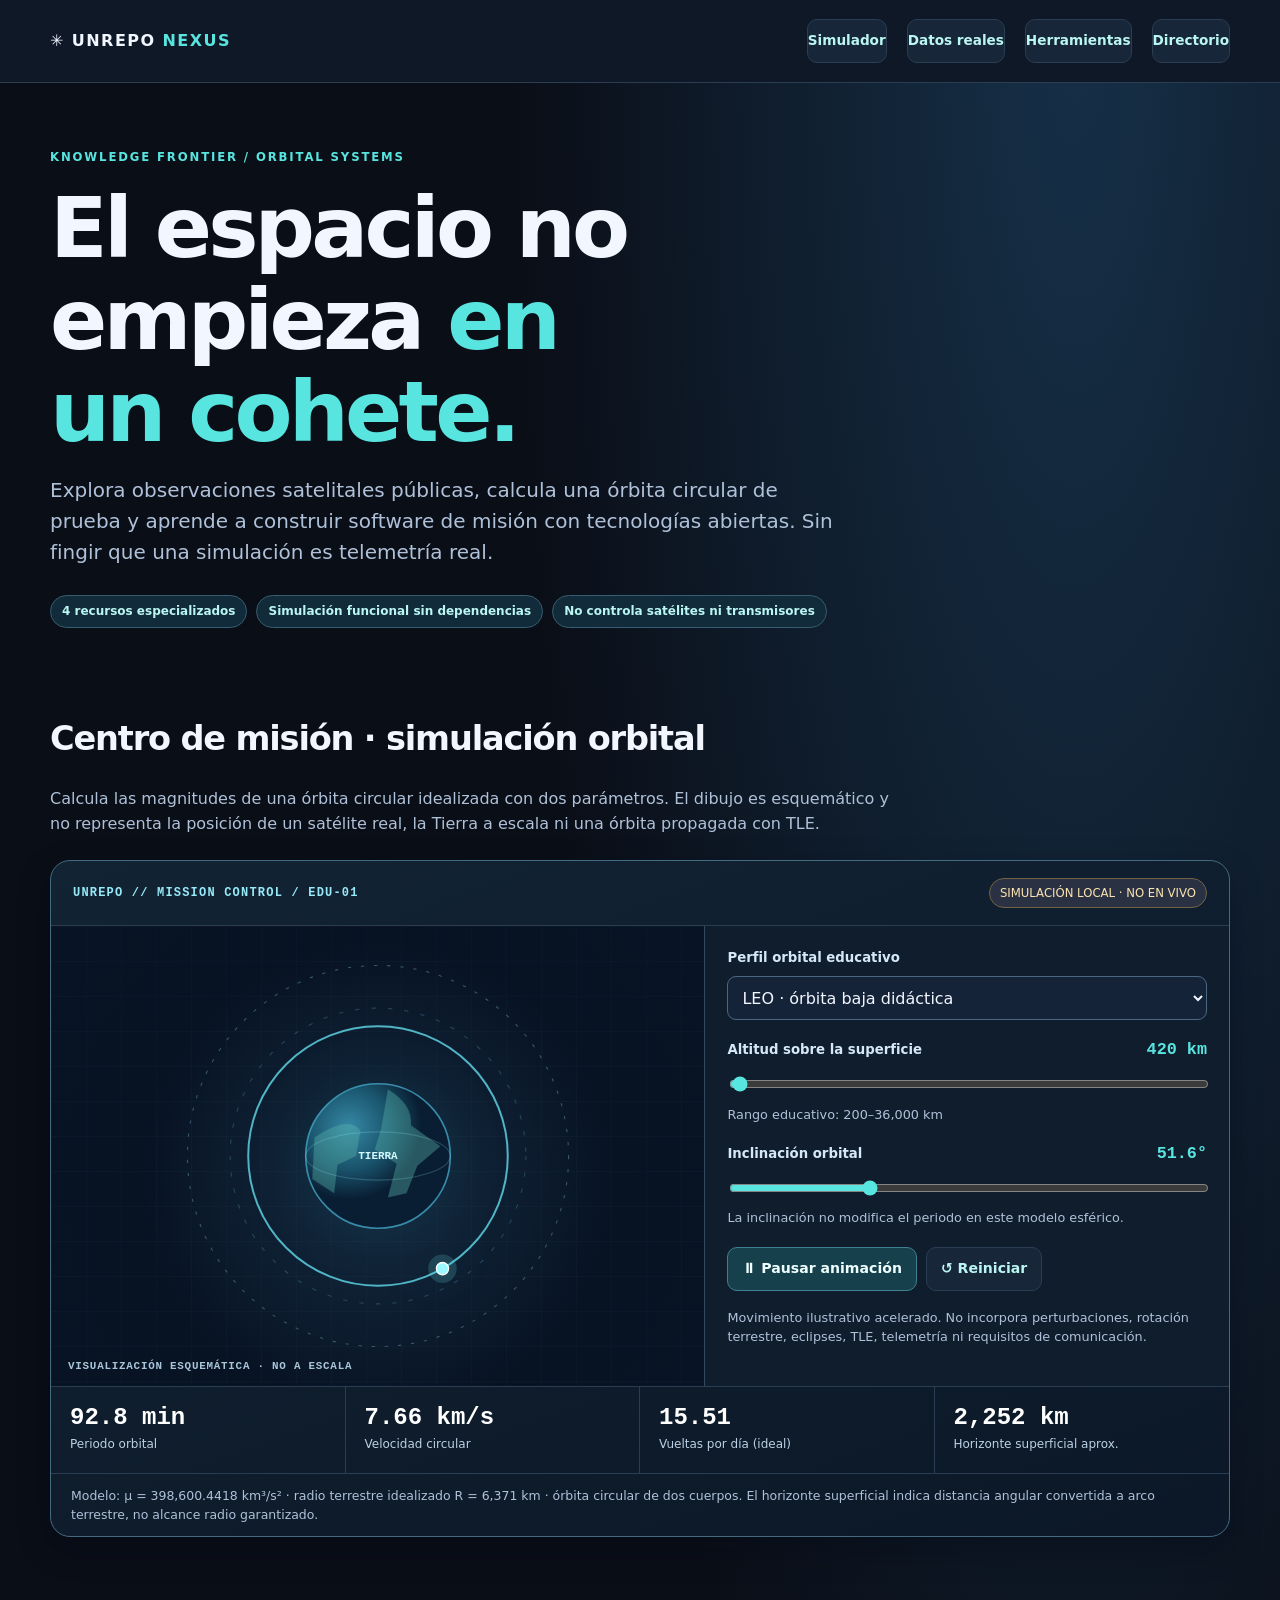
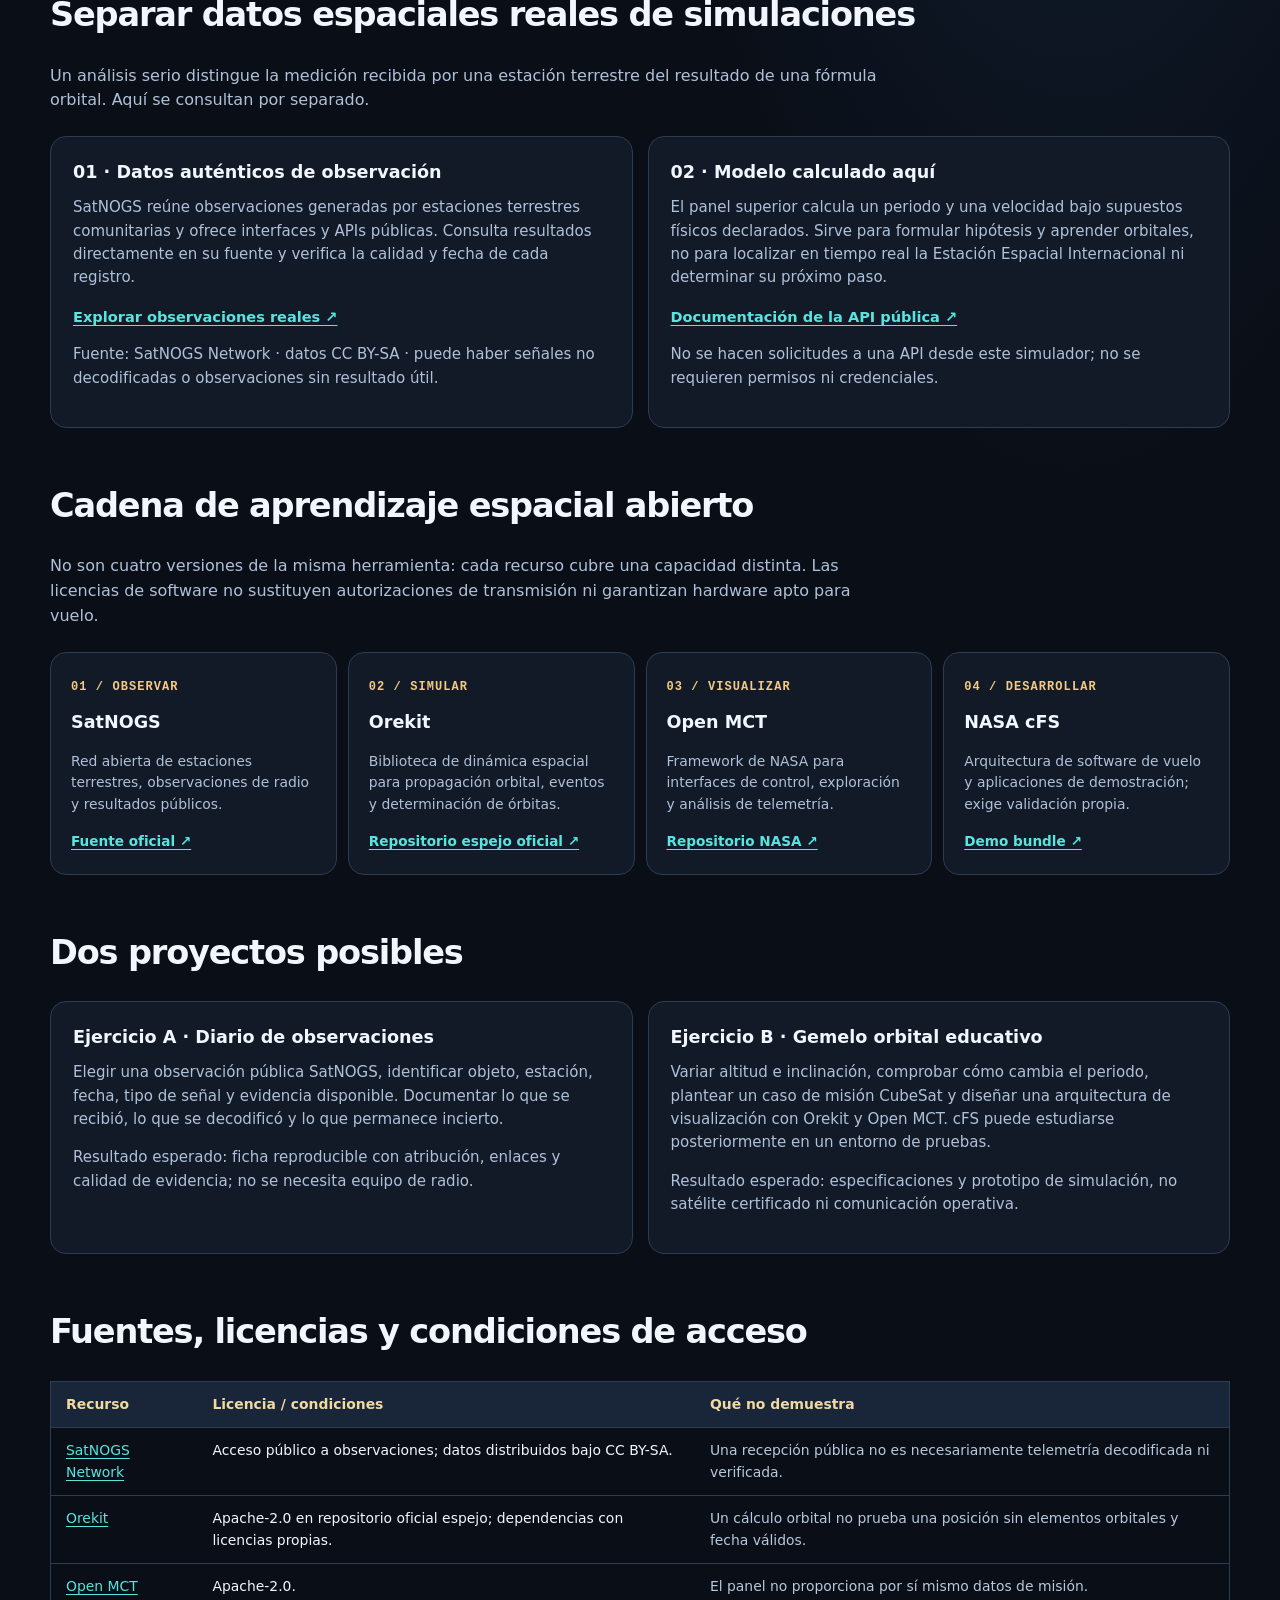
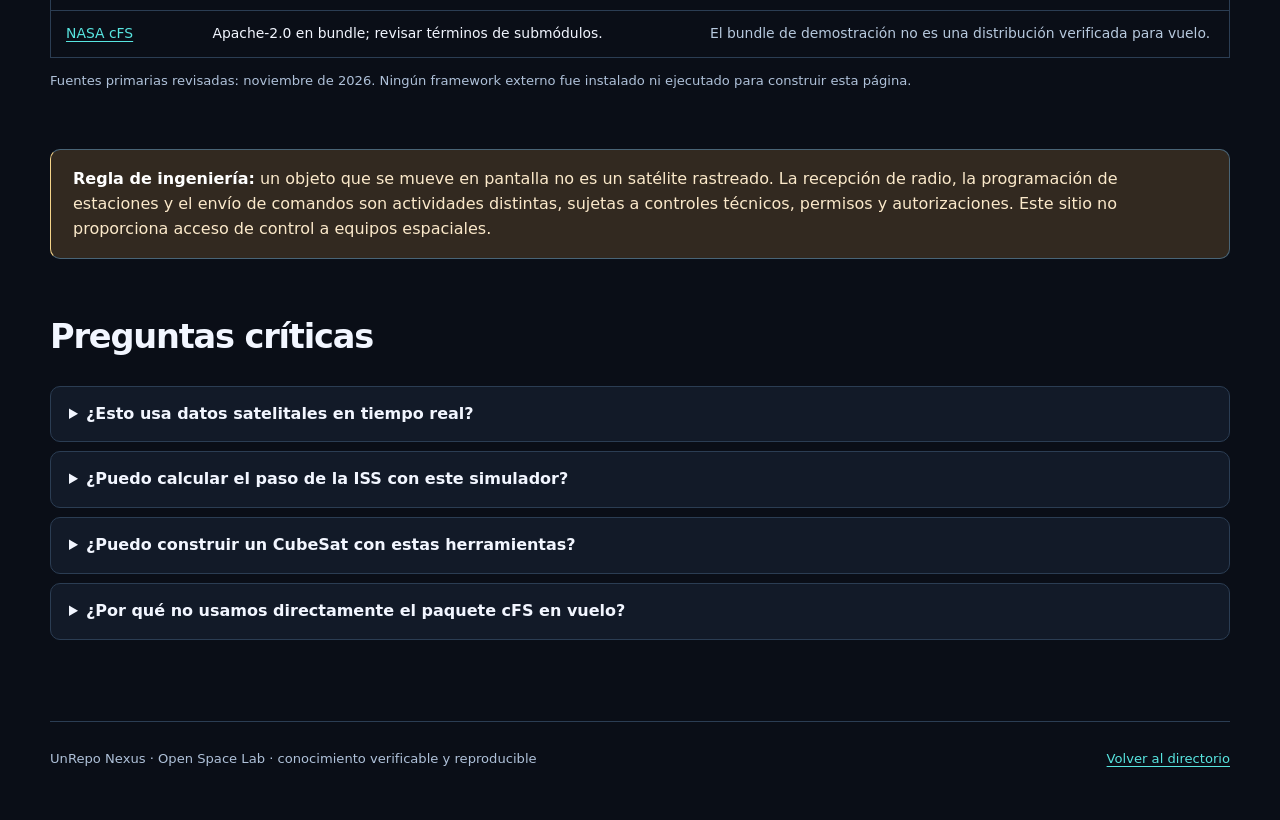
<file: space-lab.html>
<!doctype html>
<html lang="es">
<head>
<meta charset="utf-8">
<meta name="viewport" content="width=device-width,initial-scale=1">
<meta name="color-scheme" content="dark">
<title>Open Space Lab | UnRepo Nexus</title>
<meta name="description" content="Explora datos satelitales públicos y experimenta con modelos orbitales educativos. SatNOGS, Orekit, Open MCT y cFS: herramientas, límites y ejercicios.">
<link rel="canonical" href="https://tuconsultor.github.io/UnRepo/space-lab.html">
<style>
:root{color-scheme:dark;--bg:#060c17;--panel:#101b2c;--panel2:#14253a;--line:#36516b;--white:#edf6ff;--muted:#b7cbdf;--cyan:#67e8f9;--gold:#f3ca82;--green:#8dedd2;--shadow:0 24px 60px #01061299}
*{box-sizing:border-box}html{scroll-behavior:smooth}body{margin:0;background:radial-gradient(ellipse at 65% -5%,#193651 0,transparent 37%),linear-gradient(#080f1f,#060c17 72%);color:var(--white);font:16px/1.55 system-ui,-apple-system,Segoe UI,sans-serif}
button,select,input{font:inherit}button{cursor:pointer}a{color:var(--cyan)}:focus-visible{outline:3px solid var(--cyan);outline-offset:3px}
.skip{position:absolute;left:10px;top:-100px;z-index:20;background:#fff;color:#000;padding:8px 14px}.skip:focus{top:10px}
.wrap{width:min(1180px,calc(100% - 40px));margin-inline:auto}
header{border-bottom:1px solid #2d455d;padding:19px 0}.head-inner{display:flex;align-items:center;justify-content:space-between;gap:18px;flex-wrap:wrap}.brand{font-size:1rem;letter-spacing:.09em;font-weight:800;text-decoration:none}.brand span{color:var(--cyan)}.links{display:flex;gap:20px;flex-wrap:wrap}.links a{color:var(--muted);text-decoration:none;font-size:.85rem;font-weight:650}.links a:hover{color:white}
main{padding-bottom:72px}.hero{padding:65px 0 33px}.eyebrow{color:var(--gold);font-size:.73rem;font-weight:800;letter-spacing:.16em;text-transform:uppercase}.hero h1{font-size:clamp(2.4rem,6.6vw,5.4rem);line-height:1.04;letter-spacing:-.058em;max-width:900px;margin:16px 0 17px}.hero h1 em{font-style:normal;color:var(--cyan)}.lead{color:#d7e5f2;font-size:clamp(1rem,1.8vw,1.25rem);max-width:790px;margin:0}.hero-flags{display:flex;gap:9px;flex-wrap:wrap;margin-top:27px}.flag{display:inline-flex;padding:6px 11px;border:1px solid #365878;border-radius:100px;font-size:.75rem;color:#bfe8f5;font-weight:700}.flag.alt{border-color:#685c3c;color:#f8e2a2}
h2{font-size:clamp(1.5rem,3vw,2.1rem);letter-spacing:-.035em;line-height:1.2}h3{margin:0 0 10px;font-size:1.1rem}.sub{max-width:850px;color:var(--muted);margin:0 0 23px}.section{margin-top:58px}
.mission{border:1px solid #3a6581;border-radius:21px;overflow:hidden;background:linear-gradient(160deg,#0e2033,#0a1525);box-shadow:var(--shadow)}
.mission-head{padding:17px 22px;border-bottom:1px solid #30526b;display:flex;justify-content:space-between;align-items:center;gap:12px;flex-wrap:wrap}
.code{font:700 .75rem ui-monospace,Consolas,monospace;letter-spacing:.1em;color:#97eaf8}.status{font-size:.73rem;border-radius:20px;padding:5px 10px;background:#293143;color:#fce4b1;border:1px solid #746244}
.mission-grid{display:grid;grid-template-columns:minmax(0,1.25fr) minmax(300px,1fr);gap:0}
.orbit-stage{min-height:360px;display:grid;place-items:center;position:relative;border-right:1px solid #304a62;background:radial-gradient(circle at 50% 55%,#162d43 0,#071222 58%,#081425 100%);overflow:hidden}
.orbit-stage:before{content:"";position:absolute;inset:0;opacity:.13;pointer-events:none;background-image:linear-gradient(#6b8fac50 1px,transparent 1px),linear-gradient(90deg,#6b8fac50 1px,transparent 1px);background-size:35px 35px}
.orbit-stage svg{position:relative;width:min(100%,460px);height:auto;aspect-ratio:1/1;filter:drop-shadow(0 0 25px #00afbb12)}
.stage-label{position:absolute;bottom:14px;left:17px;color:#a9c5da;font:600 .68rem ui-monospace,Consolas,monospace;letter-spacing:.07em}
.control-panel{padding:22px}.control-panel label{display:block;color:#d4e8f7;font-size:.83rem;font-weight:700;margin-bottom:8px}
.select{background:#172b41;border:1px solid #587089;color:#fff;min-height:44px;padding:8px 10px;width:100%;border-radius:9px}
.input-group{margin-top:20px}.input-label{display:flex;justify-content:space-between;gap:15px;align-items:baseline}.input-label output{font:700 1.05rem ui-monospace,Consolas,monospace;color:var(--cyan)}
input[type=range]{width:100%;accent-color:#67e8f9;min-height:26px}.note{color:var(--muted);font-size:.8rem;line-height:1.5}
.actions{display:flex;gap:9px;flex-wrap:wrap;margin-top:19px}.btn{border:1px solid #53718d;border-radius:9px;background:#1c354b;color:#e9f6ff;padding:10px 13px;font-size:.88rem;font-weight:700}.btn:hover{background:#2c4960}.btn[data-active=true]{border-color:#67e8f9;color:#99f3ff}.btn.primary{background:#0e7490;border-color:#0e9cc1;color:white}
.telemetry{display:grid;grid-template-columns:repeat(4,minmax(0,1fr));border-top:1px solid #2e4b63}.meter{padding:17px 19px;border-right:1px solid #2e4b63}.meter:last-child{border-right:none}.meter strong{display:block;font:700 clamp(1rem,2.5vw,1.5rem) ui-monospace,Consolas,monospace;color:white;white-space:nowrap}.meter span{font-size:.75rem;color:#bcd1e5}.mission-foot{border-top:1px solid #2e4b63;padding:12px 20px;font-size:.78rem;color:var(--muted)}
.two{display:grid;grid-template-columns:repeat(2,minmax(0,1fr));gap:15px}.tile{background:linear-gradient(150deg,#182940,#101c2e);border:1px solid var(--line);padding:22px;border-radius:14px;min-width:0}.tile p{color:var(--muted);margin:0 0 15px;font-size:.94rem}.tile a{font-weight:750;font-size:.91rem}.small{font-size:.82rem;color:var(--muted)}
.path{display:grid;grid-template-columns:repeat(4,minmax(0,1fr));gap:11px}.path article{border:1px solid var(--line);border-radius:12px;background:#142234;padding:20px}.path b{font:800 .75rem ui-monospace,Consolas,monospace;color:var(--gold);letter-spacing:.09em}.path h3{margin-top:12px}.path p{color:var(--muted);font-size:.87rem}.path a{font-size:.85rem;font-weight:700}
.important{padding:17px 22px;border:1px solid #907045;border-radius:12px;background:#322920;color:#fbe9ca}.important b{color:#fff}
.table-wrap{overflow-x:auto}.facts{width:100%;border:1px solid var(--line);border-collapse:collapse;min-width:660px;font-size:.87rem}.facts th{color:#f1d9a0;background:#1b2a3d}.facts td,.facts th{padding:12px 15px;border-bottom:1px solid #3e536b;text-align:left;vertical-align:top}.facts tr:last-child td{border:0}.facts td:last-child{color:#b7c9de}
details{padding:15px 18px;background:#101c2d;border:1px solid var(--line);border-radius:11px;margin-bottom:9px}summary{cursor:pointer;font-weight:750}details p{color:var(--muted)}footer{padding:27px 0 50px;border-top:1px solid var(--line);color:var(--muted);font-size:.82rem;display:flex;justify-content:space-between;gap:14px;flex-wrap:wrap}
@media(max-width:900px){.mission-grid{grid-template-columns:1fr}.orbit-stage{border-right:0;border-bottom:1px solid #304a62}.path{grid-template-columns:repeat(2,minmax(0,1fr))}}
@media(max-width:560px){.wrap{width:min(100% - 28px,1180px)}.hero{padding-top:39px}.mission-head{padding:15px}.control-panel{padding:17px}.orbit-stage{min-height:270px}.telemetry{grid-template-columns:repeat(2,minmax(0,1fr))}.meter:nth-child(2){border-right:0}.meter:nth-child(-n+2){border-bottom:1px solid #2e4b63}.two,.path{grid-template-columns:1fr}}
@media(prefers-reduced-motion:reduce){html{scroll-behavior:auto!important}}
</style>
<link rel="stylesheet" href="./assets/css/nexus-stage3.css">
<link rel="icon" type="image/png" href="./assets/social/unrepo-icon-2026.png"></head>
<body data-nexus-page="space">
<a class="skip" href="#main">Saltar al contenido</a>
<header><div class="wrap head-inner"><a class="brand" href="./index.html">✳ UNREPO <span>NEXUS</span></a><nav class="links" aria-label="Navegación"><a href="#simulador">Simulador</a><a href="#observaciones">Datos reales</a><a href="#recursos">Herramientas</a><a href="./index.html">Directorio</a></nav></div></header>
<main class="wrap" id="main">
<section class="hero"><div class="eyebrow">Knowledge frontier / Orbital systems</div><h1>El espacio no empieza <em>en un cohete.</em></h1><p class="lead">Explora observaciones satelitales públicas, calcula una órbita circular de prueba y aprende a construir software de misión con tecnologías abiertas. Sin fingir que una simulación es telemetría real.</p><div class="hero-flags"><span class="flag">4 recursos especializados</span><span class="flag">Simulación funcional sin dependencias</span><span class="flag alt">No controla satélites ni transmisores</span></div></section>
<section class="section" id="simulador" aria-labelledby="simTitle"><h2 id="simTitle">Centro de misión · simulación orbital</h2><p class="sub">Calcula las magnitudes de una órbita circular idealizada con dos parámetros. El dibujo es esquemático y no representa la posición de un satélite real, la Tierra a escala ni una órbita propagada con TLE.</p>
<div class="mission">
<div class="mission-head"><span class="code">UNREPO // MISSION CONTROL / EDU-01</span><span class="status">SIMULACIÓN LOCAL · NO EN VIVO</span></div>
<div class="mission-grid">
<div class="orbit-stage">
<svg id="orbitCanvas" viewBox="0 0 420 420" role="img" aria-labelledby="orbitTitle orbitDesc">
<title id="orbitTitle">Diagrama ilustrativo de una órbita alrededor de la Tierra</title><desc id="orbitDesc">La Tierra aparece al centro, con una trayectoria circular y un punto que avanza para ilustrar el movimiento. No representa posición real de un satélite.</desc>
<defs><radialGradient id="earthColor" cx="30%" cy="30%"><stop offset="0" stop-color="#3688a5"/><stop offset=".58" stop-color="#19536b"/><stop offset="1" stop-color="#091e33"/></radialGradient></defs>
<circle cx="210" cy="210" r="174" fill="none" stroke="#375670" stroke-width="1" stroke-dasharray="3 9"/>
<circle cx="210" cy="210" r="135" fill="none" stroke="#244761" stroke-width="1" stroke-dasharray="4 11"/>
<circle id="orbitTrack" cx="210" cy="210" r="132" fill="none" stroke="#67e8f9" stroke-opacity=".75" stroke-width="1.8"/>
<circle cx="210" cy="210" r="66" fill="url(#earthColor)" stroke="#4ab7d8" stroke-opacity=".7" stroke-width="1.5"/>
<path d="M152 193 Q184 172 194 187 L190 210 L173 218 L170 244 L150 231Z M219 149 Q242 163 240 182 L267 201 L246 219 L236 244 L219 248 L227 217 L207 204 L213 185Z" fill="#59b5ab" opacity=".38"/>
<ellipse cx="210" cy="210" rx="66" ry="22" fill="none" stroke="#87daeb" stroke-opacity=".24" stroke-width="1"/>
<circle id="orbiterGlow" cx="342" cy="210" r="13" fill="#6ceaf1" opacity=".18"/><circle id="orbiter" cx="342" cy="210" r="5.6" fill="#9cf8ff" stroke="#fff" stroke-width="1.2"/>
<text x="210" y="213" text-anchor="middle" font-family="ui-monospace,monospace" font-size="10" font-weight="700" fill="#d3f8ff">TIERRA</text>
</svg>
<div class="stage-label">VISUALIZACIÓN ESQUEMÁTICA · NO A ESCALA</div>
</div>
<div class="control-panel">
<label for="preset">Perfil orbital educativo</label>
<select id="preset" class="select"><option value="leo">LEO · órbita baja didáctica</option><option value="sso">SSO · perfil polar didáctico</option><option value="meo">MEO · órbita media didáctica</option><option value="custom">Personalizado</option></select>
<div class="input-group"><div class="input-label"><label for="altitude">Altitud sobre la superficie</label><output id="altitudeOut" for="altitude">420 km</output></div><input type="range" id="altitude" min="200" max="36000" step="10" value="420" aria-describedby="altitudeNote"><div id="altitudeNote" class="note">Rango educativo: 200–36,000 km</div></div>
<div class="input-group"><div class="input-label"><label for="inclination">Inclinación orbital</label><output id="inclinationOut" for="inclination">51.6°</output></div><input type="range" id="inclination" min="0" max="180" step="0.1" value="51.6"><div class="note">La inclinación no modifica el periodo en este modelo esférico.</div></div>
<div class="actions"><button id="toggleMotion" type="button" class="btn primary" aria-pressed="true">⏸ Pausar animación</button><button id="resetOrbit" type="button" class="btn">↺ Reiniciar</button></div>
<p class="note" style="margin:17px 0 0">Movimiento ilustrativo acelerado. No incorpora perturbaciones, rotación terrestre, eclipses, TLE, telemetría ni requisitos de comunicación.</p>
</div>
</div>
<div class="telemetry" aria-live="polite"><div class="meter"><strong id="periodOut">—</strong><span>Periodo orbital</span></div><div class="meter"><strong id="speedOut">—</strong><span>Velocidad circular</span></div><div class="meter"><strong id="revsOut">—</strong><span>Vueltas por día (ideal)</span></div><div class="meter"><strong id="horizonOut">—</strong><span>Horizonte superficial aprox.</span></div></div>
<div class="mission-foot">Modelo: μ = 398,600.4418 km³/s² · radio terrestre idealizado R = 6,371 km · órbita circular de dos cuerpos. El horizonte superficial indica distancia angular convertida a arco terrestre, no alcance radio garantizado.</div>
</div>
</section>
<section class="section" id="observaciones"><h2>Separar datos espaciales reales de simulaciones</h2><p class="sub">Un análisis serio distingue la medición recibida por una estación terrestre del resultado de una fórmula orbital. Aquí se consultan por separado.</p><div class="two">
<article class="tile"><h3>01 · Datos auténticos de observación</h3><p>SatNOGS reúne observaciones generadas por estaciones terrestres comunitarias y ofrece interfaces y APIs públicas. Consulta resultados directamente en su fuente y verifica la calidad y fecha de cada registro.</p><a href="https://network.satnogs.org/observations/" target="_blank" rel="noopener noreferrer">Explorar observaciones reales ↗</a><p class="small" style="margin-top:14px">Fuente: SatNOGS Network · datos CC BY-SA · puede haber señales no decodificadas o observaciones sin resultado útil.</p></article>
<article class="tile"><h3>02 · Modelo calculado aquí</h3><p>El panel superior calcula un periodo y una velocidad bajo supuestos físicos declarados. Sirve para formular hipótesis y aprender orbitales, no para localizar en tiempo real la Estación Espacial Internacional ni determinar su próximo paso.</p><a href="https://docs.satnogs.org/projects/satnogs-network/en/latest/api.html" target="_blank" rel="noopener noreferrer">Documentación de la API pública ↗</a><p class="small" style="margin-top:14px">No se hacen solicitudes a una API desde este simulador; no se requieren permisos ni credenciales.</p></article>
</div></section>
<section class="section" id="recursos"><h2>Cadena de aprendizaje espacial abierto</h2><p class="sub">No son cuatro versiones de la misma herramienta: cada recurso cubre una capacidad distinta. Las licencias de software no sustituyen autorizaciones de transmisión ni garantizan hardware apto para vuelo.</p><div class="path">
<article><b>01 / OBSERVAR</b><h3>SatNOGS</h3><p>Red abierta de estaciones terrestres, observaciones de radio y resultados públicos.</p><a href="https://network.satnogs.org/" target="_blank" rel="noopener noreferrer">Fuente oficial ↗</a></article>
<article><b>02 / SIMULAR</b><h3>Orekit</h3><p>Biblioteca de dinámica espacial para propagación orbital, eventos y determinación de órbitas.</p><a href="https://github.com/CS-SI/Orekit" target="_blank" rel="noopener noreferrer">Repositorio espejo oficial ↗</a></article>
<article><b>03 / VISUALIZAR</b><h3>Open MCT</h3><p>Framework de NASA para interfaces de control, exploración y análisis de telemetría.</p><a href="https://github.com/nasa/openmct" target="_blank" rel="noopener noreferrer">Repositorio NASA ↗</a></article>
<article><b>04 / DESARROLLAR</b><h3>NASA cFS</h3><p>Arquitectura de software de vuelo y aplicaciones de demostración; exige validación propia.</p><a href="https://github.com/nasa/cFS" target="_blank" rel="noopener noreferrer">Demo bundle ↗</a></article>
</div></section>
<section class="section"><h2>Dos proyectos posibles</h2><div class="two"><article class="tile"><h3>Ejercicio A · Diario de observaciones</h3><p>Elegir una observación pública SatNOGS, identificar objeto, estación, fecha, tipo de señal y evidencia disponible. Documentar lo que se recibió, lo que se decodificó y lo que permanece incierto.</p><p class="small">Resultado esperado: ficha reproducible con atribución, enlaces y calidad de evidencia; no se necesita equipo de radio.</p></article><article class="tile"><h3>Ejercicio B · Gemelo orbital educativo</h3><p>Variar altitud e inclinación, comprobar cómo cambia el periodo, plantear un caso de misión CubeSat y diseñar una arquitectura de visualización con Orekit y Open MCT. cFS puede estudiarse posteriormente en un entorno de pruebas.</p><p class="small">Resultado esperado: especificaciones y prototipo de simulación, no satélite certificado ni comunicación operativa.</p></article></div></section>
<section class="section"><h2>Fuentes, licencias y condiciones de acceso</h2><div class="table-wrap"><table class="facts"><thead><tr><th>Recurso</th><th>Licencia / condiciones</th><th>Qué no demuestra</th></tr></thead><tbody><tr><td><a href="https://network.satnogs.org/" target="_blank" rel="noopener noreferrer">SatNOGS Network</a></td><td>Acceso público a observaciones; datos distribuidos bajo CC BY-SA.</td><td>Una recepción pública no es necesariamente telemetría decodificada ni verificada.</td></tr><tr><td><a href="https://github.com/CS-SI/Orekit/blob/develop/LICENSE.txt" target="_blank" rel="noopener noreferrer">Orekit</a></td><td>Apache-2.0 en repositorio oficial espejo; dependencias con licencias propias.</td><td>Un cálculo orbital no prueba una posición sin elementos orbitales y fecha válidos.</td></tr><tr><td><a href="https://github.com/nasa/openmct/blob/master/LICENSE.md" target="_blank" rel="noopener noreferrer">Open MCT</a></td><td>Apache-2.0.</td><td>El panel no proporciona por sí mismo datos de misión.</td></tr><tr><td><a href="https://github.com/nasa/cFS/blob/dev/LICENSE" target="_blank" rel="noopener noreferrer">NASA cFS</a></td><td>Apache-2.0 en bundle; revisar términos de submódulos.</td><td>El bundle de demostración no es una distribución verificada para vuelo.</td></tr></tbody></table></div><p class="small">Fuentes primarias revisadas: noviembre de 2026. Ningún framework externo fue instalado ni ejecutado para construir esta página.</p></section>
<section class="section"><div class="important"><b>Regla de ingeniería:</b> un objeto que se mueve en pantalla no es un satélite rastreado. La recepción de radio, la programación de estaciones y el envío de comandos son actividades distintas, sujetas a controles técnicos, permisos y autorizaciones. Este sitio no proporciona acceso de control a equipos espaciales.</div></section>
<section class="section"><h2>Preguntas críticas</h2><details><summary>¿Esto usa datos satelitales en tiempo real?</summary><p>No. La simulación del panel es local. Para observaciones reales debes visitar SatNOGS, consultar sus registros y verificar sus metadatos. Una observación pasada tampoco equivale a un rastreo continuo del satélite.</p></details><details><summary>¿Puedo calcular el paso de la ISS con este simulador?</summary><p>No. Se necesita una órbita actualizada (por ejemplo, elementos TLE), un propagador apropiado, hora, coordenadas de estación y modelo de visibilidad. Este ejercicio sólo calcula magnitudes de una órbita circular ficticia.</p></details><details><summary>¿Puedo construir un CubeSat con estas herramientas?</summary><p>Puedes aprender disciplinas de misión y desarrollar prototipos. Un CubeSat físico exige ingeniería de subsistemas, pruebas ambientales, integración, licencias, coordinación de frecuencias, presupuesto y proveedor de lanzamiento. Este laboratorio no sustituye esos procesos.</p></details><details><summary>¿Por qué no usamos directamente el paquete cFS en vuelo?</summary><p>NASA declara que su repositorio cFS es un bundle de demostración, no una distribución lista para volar. La validación de seguridad y adecuación para la misión corresponde al equipo responsable.</p></details></section>
</main>
<footer class="wrap"><span>UnRepo Nexus · Open Space Lab · conocimiento verificable y reproducible</span><a href="./index.html">Volver al directorio</a></footer>
<script>
"use strict";
(function(){
  const mu = 398600.4418, radiusKm = 6371;
  const $ = id => document.getElementById(id);
  const presets = {leo:[420,51.6], sso:[550,97.6], meo:[20200,55]};
  const altitude = $("altitude"), inclination = $("inclination"), preset = $("preset");
  const marker = $("orbiter"), glow = $("orbiterGlow"), path = $("orbitTrack");
  const toggle = $("toggleMotion");
  let angle = 0, running = !window.matchMedia("(prefers-reduced-motion: reduce)").matches, lastTime = null;
  function fmt(value, digits){return Number(value).toLocaleString("es-MX",{maximumFractionDigits:digits,minimumFractionDigits:digits});}
  function update(){
    const h=Number(altitude.value), i=Number(inclination.value);
    const r=radiusKm+h, periodSec=2*Math.PI*Math.sqrt(Math.pow(r,3)/mu);
    $("altitudeOut").textContent=fmt(h,0)+" km";
    $("inclinationOut").textContent=fmt(i,1)+"°";
    $("periodOut").textContent=fmt(periodSec/60,1)+" min";
    $("speedOut").textContent=fmt(Math.sqrt(mu/r),2)+" km/s";
    $("revsOut").textContent=fmt(86400/periodSec,2);
    $("horizonOut").textContent=fmt(radiusKm*Math.acos(radiusKm/r),0)+" km";
    const graphicRadius=105+62*Math.log1p(h/200)/Math.log1p(36000/200);
    path.setAttribute("r",graphicRadius.toFixed(2));
    path.dataset.radius=graphicRadius.toFixed(2);
    move();
  }
  function move(){
    const r=Number(path.dataset.radius||132), x=210+r*Math.cos(angle), y=210+r*Math.sin(angle);
    marker.setAttribute("cx",x.toFixed(2)); marker.setAttribute("cy",y.toFixed(2));
    glow.setAttribute("cx",x.toFixed(2)); glow.setAttribute("cy",y.toFixed(2));
  }
  function setRunning(value){
    running=value;
    toggle.textContent=running?"⏸ Pausar animación":"▶ Reanudar animación";
    toggle.setAttribute("aria-pressed",String(running));
    lastTime=null;
  }
  function frame(ts){
    if(lastTime!==null && running){angle=(angle+Math.min(ts-lastTime,120)*0.00065)%(Math.PI*2);move();}
    lastTime=ts;
    requestAnimationFrame(frame);
  }
  preset.addEventListener("change",()=>{
    const values=presets[preset.value];
    if(values){altitude.value=values[0];inclination.value=values[1];}
    update();
  });
  for(const slider of [altitude,inclination])slider.addEventListener("input",()=>{preset.value="custom";update();});
  toggle.addEventListener("click",()=>setRunning(!running));
  $("resetOrbit").addEventListener("click",()=>{preset.value="leo";altitude.value=420;inclination.value=51.6;angle=0;update();setRunning(!window.matchMedia("(prefers-reduced-motion: reduce)").matches);});
  setRunning(running);update();requestAnimationFrame(frame);
})();
</script>
</body>
</html>
</file>
<file: assets/css/nexus-stage3.css>
/* UnRepo Nexus / NIGHT OPS — shared presentation layer for specialist pages.
   Applied AFTER each page's existing stylesheet. Design only: no content, JS, routes,
   data, simulations, state, disclosure behavior or interactions are replaced. */
:root {
  --nx-bg:#0a0e17;
  --nx-surface:#121a28;
  --nx-raised:#192538;
  --nx-border:#2b3d53;
  --nx-border-hover:#4c8295;
  --nx-text:#f2f6ff;
  --nx-muted:#afc1d9;
  --nx-accent:#58e5e0;
  --nx-accent-soft:#58e5e014;
  --nx-warning:#f6d58a;
  --nx-radius:16px;
  --nx-radius-sm:10px;
  --nx-shadow:0 12px 32px #01071350;
}
/* Bridge historical CSS custom properties into the Stage 2 palette. */
body[data-nexus-page] {
  --bg:var(--nx-bg);
  --panel:var(--nx-surface);
  --panel2:var(--nx-raised);
  --surface:var(--nx-surface);
  --surface2:var(--nx-raised);
  --s:var(--nx-surface);
  --line:var(--nx-border);
  --border:var(--nx-border);
  --text:var(--nx-text);
  --t:var(--nx-text);
  --ink:var(--nx-text);
  --white:var(--nx-text);
  --muted:var(--nx-muted);
  --m:var(--nx-muted);
  --cyan:var(--nx-accent);
  --a:var(--nx-accent);
  --focus:var(--nx-accent);
  color-scheme:dark;
  color:var(--nx-text);
  background:radial-gradient(ellipse at 84% 0%,#163048 0%,transparent 37%),var(--nx-bg);
  font-family:"Space Grotesk",system-ui,-apple-system,"Segoe UI",sans-serif;
}
body[data-nexus-page] :is(main,.shell,.wrap,.panel,.card,.box,.resource,.tile,.step) {min-width:0}
body[data-nexus-page] :is(h1,h2,h3) {color:var(--nx-text);text-wrap:balance}
body[data-nexus-page] :is(h1,.hero h1) {line-height:1.09;letter-spacing:-.045em}
body[data-nexus-page] :is(.lead,.sub,.small,.muted) {color:var(--nx-muted)}
body[data-nexus-page] a {text-underline-offset:3px}
body[data-nexus-page] :is(a,button,summary,input,select):focus-visible {
  outline:3px solid var(--nx-accent);
  outline-offset:3px;
}
body[data-nexus-page] :is(header,.top) {border-color:var(--nx-border)}
body[data-nexus-page] header {background:#0e1826}
body[data-nexus-page] .top {background:transparent}
body[data-nexus-page] :is(.brand,.logo) {color:var(--nx-text)}
body[data-nexus-page] :is(.eyebrow,.kicker) {color:var(--nx-accent)}
body[data-nexus-page] :is(.emblem,.hero-tag,.pill,.tag,.flag,.jump a) {
  color:#baf6f2;
  border-color:#375d70;
  background:#112b3a;
}
body[data-nexus-page] :is(.panel,.card,.box,.resource,.tile,.step,.path article) {
  border-color:var(--nx-border);
  border-radius:var(--nx-radius);
  background:var(--nx-surface);
}
body[data-nexus-page] :is(.resource,.tile,.path article) {
  transition:background .16s ease,border-color .16s ease,box-shadow .16s ease;
}
body[data-nexus-page] :is(.resource,.tile,.path article):hover {
  background:var(--nx-raised);
  border-color:var(--nx-border-hover);
  box-shadow:var(--nx-shadow);
}
body[data-nexus-page] :is(.back,.button,.btn,.copy,.topnav a,.links a,.jump a) {
  display:inline-flex;
  align-items:center;
  justify-content:center;
  gap:7px;
  min-height:44px;
  border-radius:var(--nx-radius-sm);
  text-decoration:none;
}
body[data-nexus-page] :is(.back,.button,.btn,.copy) {
  border:1px solid #3f8190;
  background:#16414c;
  color:#efffff;
  padding:10px 14px;
}
body[data-nexus-page] :is(.back,.button,.btn,.copy):hover {
  background:#1d4b57;
  border-color:var(--nx-accent);
  color:#fff;
}
body[data-nexus-page] :is(.button.secondary,.btn:not(.primary),.topnav a,.links a,.jump a) {
  background:#172638;
  border:1px solid var(--nx-border);
  color:#baf6f2;
}
body[data-nexus-page] :is(.button.secondary,.btn:not(.primary),.topnav a,.links a,.jump a):hover {
  border-color:var(--nx-border-hover);
  background:var(--nx-raised);
}
body[data-nexus-page] :is(.callout,.unresolved,.ribbon,.important) {
  border-color:#496476;
  border-radius:var(--nx-radius-sm);
}
body[data-nexus-page] :is(.warning,.alert,.important,.ribbon) {
  border-left-color:var(--nx-warning);
}
body[data-nexus-page] :is(.section,.hero,.card,.panel,.box,.resource,.tile,.mission,.control-panel) {
  scroll-margin-top:24px;
}
body[data-nexus-page] :is(pre,code) {
  font-family:"JetBrains Mono",ui-monospace,Consolas,monospace;
}
body[data-nexus-page] pre {
  background:#081220;
  border-color:var(--nx-border);
  border-radius:var(--nx-radius-sm);
  max-width:100%;
  overflow-x:auto;
  overscroll-behavior-x:contain;
}
body[data-nexus-page] :is(.table-wrap) {
  max-width:100%;
  overflow-x:auto;
  overscroll-behavior-x:contain;
  scrollbar-color:#50758a #101c2c;
}
body[data-nexus-page] :is(th,td) {border-color:var(--nx-border)}
body[data-nexus-page] :is(th) {background:var(--nx-raised)}
body[data-nexus-page] :is(footer,.footer) {border-color:var(--nx-border);color:var(--nx-muted)}
body[data-nexus-page] :is(input:not([type="checkbox"]):not([type="range"]),select) {
  background-color:#142338;
  border-color:#4b6881;
  color:var(--nx-text);
  min-height:44px;
}
body[data-nexus-page] :is(input[type="checkbox"],input[type="range"]) {accent-color:var(--nx-accent)}
body[data-nexus-page] summary {cursor:pointer}
body[data-nexus-page] summary:focus-visible {outline-offset:4px}
/* REA: keep checked-step feedback and intact progress controls. */
body[data-nexus-page="rea"] .step:has(input:checked) {
  border-color:#328f8b;
  background:#102f38;
}
body[data-nexus-page="rea"] :is(.progress,.count) {color:#a6e4e4}
body[data-nexus-page="rea"] .resource .external {color:var(--nx-accent)}
body[data-nexus-page="rea"] .step-number {color:var(--nx-accent)}
/* Intelligence: reports and evidence modules retain their hierarchy. */
body[data-nexus-page="intelligence"] .card {
  border:1px solid var(--nx-border);
  background:var(--nx-surface);
  box-shadow:0 12px 28px #01071333;
}
body[data-nexus-page="intelligence"] .box {background:#0f2030}
body[data-nexus-page="intelligence"] .notice {
  background:#34291c;
  border-left-color:var(--nx-warning);
  color:#f6e2ba;
}
body[data-nexus-page="intelligence"] .pill {color:#baf6f2}
/* Agent resilience: diagram steps and warning panels remain legible. */
body[data-nexus-page="resilience"] .pipeline span {
  border-color:var(--nx-border);
  background:#143345;
}
body[data-nexus-page="resilience"] .warning {background:#1b2432}
body[data-nexus-page="resilience"] details summary {color:var(--nx-accent)}
/* Remote Windows: 250 indexed resource cards share the Nexus card grammar. */
body[data-nexus-page="windows"] .resource {
  border-radius:var(--nx-radius);
  background:var(--nx-surface);
}
body[data-nexus-page="windows"] .r-links a {display:inline-flex;align-items:center;min-height:36px}
body[data-nexus-page="windows"] .flow span {border-color:#3c6474;background:#143544}
/* Silicon Lab: retain gold as fabrication-stage information, not primary brand. */
body[data-nexus-page="silicon"] .flow .step {
  border-color:var(--nx-border);
  background:linear-gradient(160deg,var(--nx-raised),var(--nx-surface));
}
body[data-nexus-page="silicon"] :is(.num,.ribbon) {color:var(--nx-warning)}
body[data-nexus-page="silicon"] .faq details {
  background:var(--nx-surface);
  border-color:var(--nx-border);
  border-radius:var(--nx-radius-sm);
}
body[data-nexus-page="silicon"] .facts {
  border-color:var(--nx-border);
  table-layout:fixed;
  width:100%;
  max-width:100%;
}
body[data-nexus-page="silicon"] .facts :is(th,td) {
  min-width:0;
  white-space:normal;
  overflow-wrap:anywhere;
}
/* Space Lab: only framing changes; SVG simulation and telemetry logic remain. */
body[data-nexus-page="space"] .mission {
  background:linear-gradient(160deg,#122334,#0c1827);
  border-color:#446a80;
  border-radius:20px;
  box-shadow:var(--nx-shadow);
}
body[data-nexus-page="space"] :is(.mission-head,.mission-foot,.telemetry,.meter) {
  border-color:var(--nx-border);
}
body[data-nexus-page="space"] .control-panel {background:#101d2d}
body[data-nexus-page="space"] .tile {background:var(--nx-surface)}
body[data-nexus-page="space"] details {
  border-color:var(--nx-border);
  background:var(--nx-surface);
  border-radius:var(--nx-radius-sm);
}
/* Responsive edge cases: retain all information, avoid clipping on 320px. */
@media(max-width:580px) {
  body[data-nexus-page] :is(.resource,.tile,.panel,.box,.step,.card) {overflow-wrap:anywhere}
  body[data-nexus-page] :is(.resource,.tile,.panel,.box,.step,.card) {border-radius:12px}
  body[data-nexus-page] :is(.back,.button,.btn,.copy) {max-width:100%}
}
@media(prefers-reduced-motion:reduce) {
  body[data-nexus-page] :is(.resource,.tile,.path article) {transition:none!important}
}
</file>
